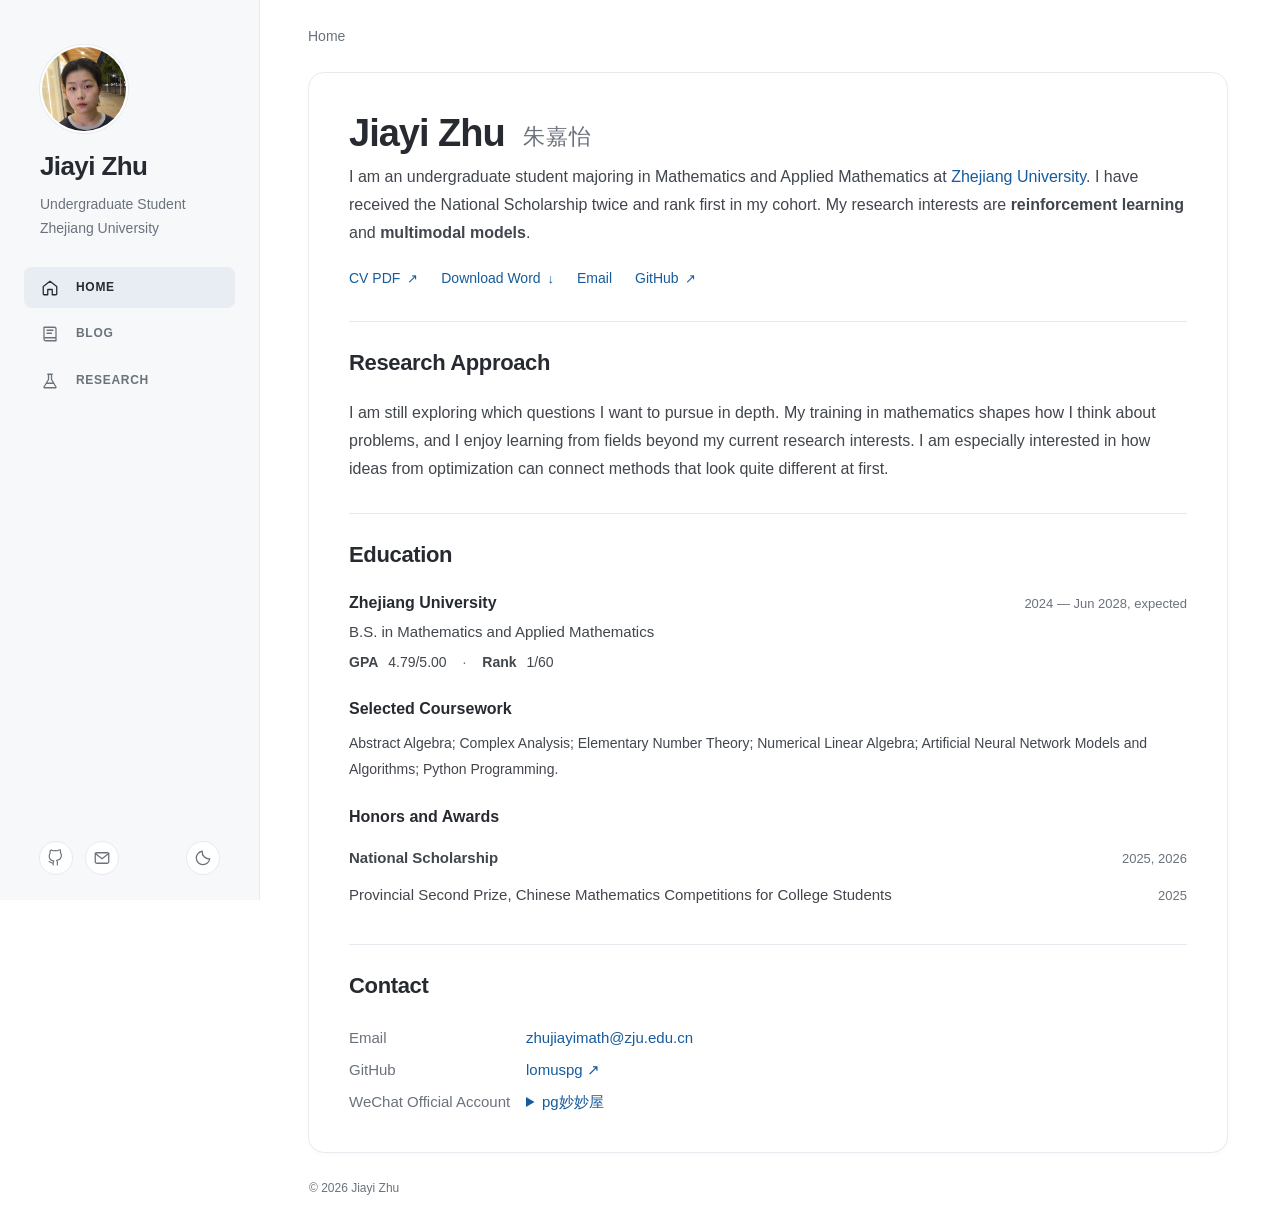
<file: index.html>
<!doctype html>
<html lang="en">
<head>
  <meta charset="utf-8">
  <meta name="viewport" content="width=device-width,initial-scale=1">
  <meta name="description" content="Jiayi Zhu, an undergraduate at Zhejiang University interested in reinforcement learning and multimodal models.">
  <meta name="theme-color" content="#f6f8fa">
  <meta property="og:title" content="Jiayi Zhu · 朱嘉怡">
  <meta property="og:description" content="Mathematics and Applied Mathematics at Zhejiang University. Research interests in reinforcement learning and multimodal models.">
  <meta property="og:url" content="https://lomuspg.github.io/">
  <meta property="og:type" content="website">
  <title>Jiayi Zhu · 朱嘉怡</title>
  <link rel="canonical" href="https://lomuspg.github.io/">
  <link rel="icon" href="/assets/favicon.svg" type="image/svg+xml">
  <link rel="stylesheet" href="/assets/profile.css?v=wechat-qr">
  <script>
    try {
      if (localStorage.getItem('notes-theme') === 'dark') document.documentElement.dataset.theme = 'dark';
    } catch {}
  </script>
  <script>
    if (location.hash === '#notes' || location.hash === '#plans') location.replace('/blog/' + location.hash);
    if (location.hash === '#research' || location.hash === '#research-title') location.replace('/research/');
  </script>
  <script src="/assets/profile.js?v=20261117b" defer></script>
</head>
<body>
  <a class="skip-link" href="#main-content">Skip to content</a>
  <aside class="sidebar" aria-label="Profile and navigation">
    <header class="sidebar-profile">
      <div class="portrait">
        <img src="/assets/jiayi-zhu-portrait.jpg" width="1077" height="1460" alt="Portrait of Jiayi Zhu">
      </div>
      <div class="sidebar-identity">
        <a class="site-name" href="/">Jiayi Zhu</a>
        <p class="site-role">Undergraduate Student<br>Zhejiang University</p>
      </div>
    </header>
    <nav class="main-nav" aria-label="Main navigation">
      <a href="/" aria-current="page">
        <svg viewBox="0 0 24 24" aria-hidden="true"><path d="m3 10 9-7 9 7v10a1 1 0 0 1-1 1h-5v-7H9v7H4a1 1 0 0 1-1-1Z"/></svg><span>Home</span>
      </a>
      <a href="/blog/">
        <svg viewBox="0 0 24 24" aria-hidden="true"><path d="M4 3h14a2 2 0 0 1 2 2v16H6a2 2 0 0 1-2-2V3ZM4 17h16M8 7h8M8 11h6"/></svg><span>Blog</span>
      </a>
      <a href="/research/">
        <svg viewBox="0 0 24 24" aria-hidden="true"><path d="M9 3h6M10 3v7L4 20a.7.7 0 0 0 .6 1h14.8a.7.7 0 0 0 .6-1l-6-10V3M7 15h10"/></svg><span>Research</span>
      </a>
    </nav>
    <div class="sidebar-bottom">
      <a class="icon-button" href="https://github.com/lomuspg" target="_blank" rel="noopener noreferrer" aria-label="GitHub profile" title="GitHub">
        <svg viewBox="0 0 24 24" aria-hidden="true"><path d="M9 19c-4 1-4-2-6-2m12 5v-4a3.5 3.5 0 0 0-1-2.7c3.3-.4 6.8-1.6 6.8-7.3a5.7 5.7 0 0 0-1.5-4 5.3 5.3 0 0 0-.1-4S18 0 15 1.5a13.4 13.4 0 0 0-6 0C6 0 4.8 1 4.8 1a5.3 5.3 0 0 0-.1 4 5.7 5.7 0 0 0-1.5 4c0 5.7 3.5 6.9 6.8 7.3A3.5 3.5 0 0 0 9 19v3" transform="translate(0 1) scale(.92)"/></svg>
      </a>
      <a class="icon-button" href="mailto:zhujiayimath@zju.edu.cn" aria-label="Email Jiayi Zhu" title="Email">
        <svg viewBox="0 0 24 24" aria-hidden="true"><rect x="3" y="5" width="18" height="14" rx="2"/><path d="m3 6 9 7 9-7"/></svg>
      </a>
      <button class="icon-button theme-toggle" type="button" aria-label="Switch to dark theme" title="Switch to dark theme" aria-pressed="false">
        <svg class="moon-icon" viewBox="0 0 24 24" aria-hidden="true"><path d="M21 13a9 9 0 0 1-10-10 9 9 0 1 0 10 10Z"/></svg>
        <svg class="sun-icon" viewBox="0 0 24 24" aria-hidden="true"><circle cx="12" cy="12" r="4"/><path d="M12 2v2M12 20v2M2 12h2M20 12h2M5 5l1.5 1.5M17.5 17.5 19 19M5 19l1.5-1.5M17.5 6.5 19 5"/></svg>
      </button>
    </div>
  </aside>
  <div class="page-wrapper">
    <header class="topbar"><span class="breadcrumb">Home</span></header>
    <main id="main-content" tabindex="-1">
      <article class="profile-card">
        <section class="about-section" id="about" aria-labelledby="profile-name">
          <h1 id="profile-name">Jiayi Zhu <span class="chinese-name" lang="zh-CN">朱嘉怡</span></h1>
          <p>I am an undergraduate student majoring in Mathematics and Applied Mathematics at <a href="https://www.zju.edu.cn/english/" target="_blank" rel="noopener noreferrer">Zhejiang University</a>. I have received the National Scholarship twice and rank first in my cohort. My research interests are <strong>reinforcement learning</strong> and <strong>multimodal models</strong>.</p>
          <div class="quick-links" aria-label="Profile links">
            <a href="/cv/Jiayi_Zhu_Academic_CV.pdf" target="_blank" rel="noopener noreferrer">CV PDF <span aria-hidden="true">↗</span></a>
            <a href="/cv/Jiayi_Zhu_Academic_CV.docx" download>Download Word <span aria-hidden="true">↓</span></a>
            <a href="mailto:zhujiayimath@zju.edu.cn">Email</a>
            <a href="https://github.com/lomuspg" target="_blank" rel="noopener noreferrer">GitHub <span aria-hidden="true">↗</span></a>
          </div>
        </section>
        <section class="content-section" id="approach" aria-labelledby="approach-title">
          <h2 id="approach-title">Research Approach</h2>
          <p>I am still exploring which questions I want to pursue in depth. My training in mathematics shapes how I think about problems, and I enjoy learning from fields beyond my current research interests. I am especially interested in how ideas from optimization can connect methods that look quite different at first.</p>
        </section>
        <section class="content-section" id="education" aria-labelledby="education-title">
          <h2 id="education-title">Education</h2>
          <div class="education-heading"><h3>Zhejiang University</h3><p class="entry-date">2024 — Jun 2028, expected</p></div>
          <p class="degree">B.S. in Mathematics and Applied Mathematics</p>
          <p class="academic-record"><strong>GPA</strong> 4.79/5.00 <span aria-hidden="true">·</span> <strong>Rank</strong> 1/60</p>
          <h3 class="subsection-title">Selected Coursework</h3>
          <p class="coursework">Abstract Algebra; Complex Analysis; Elementary Number Theory; Numerical Linear Algebra; Artificial Neural Network Models and Algorithms; Python Programming.</p>
          <h3 class="subsection-title">Honors and Awards</h3>
          <ul class="honors-list">
            <li><strong>National Scholarship</strong><span class="entry-date">2025, 2026</span></li>
            <li><span>Provincial Second Prize, Chinese Mathematics Competitions for College Students</span><span class="entry-date">2025</span></li>
          </ul>
        </section>
        <section class="content-section" id="contact" aria-labelledby="contact-title">
          <h2 id="contact-title">Contact</h2>
          <address>
            <dl class="contact-list">
              <div><dt>Email</dt><dd><a href="mailto:zhujiayimath@zju.edu.cn">zhujiayimath@zju.edu.cn</a></dd></div>
              <div><dt>GitHub</dt><dd><a href="https://github.com/lomuspg" target="_blank" rel="noopener noreferrer">lomuspg <span aria-hidden="true">↗</span></a></dd></div>
              <div>
                <dt>WeChat Official Account</dt>
                <dd>
                  <details class="wechat-qr">
                    <summary><span lang="zh-CN">pg妙妙屋</span></summary>
                    <img src="/assets/wechat-official-account-qr.jpg" width="258" height="258" alt="QR code for the WeChat Official Account">
                    <p>Scan with WeChat.</p>
                  </details>
                </dd>
              </div>
            </dl>
          </address>
        </section>
      </article>
    </main>
    <footer class="page-footer"><span>© 2026 Jiayi Zhu</span></footer>
  </div>
</body>
</html>
</file>
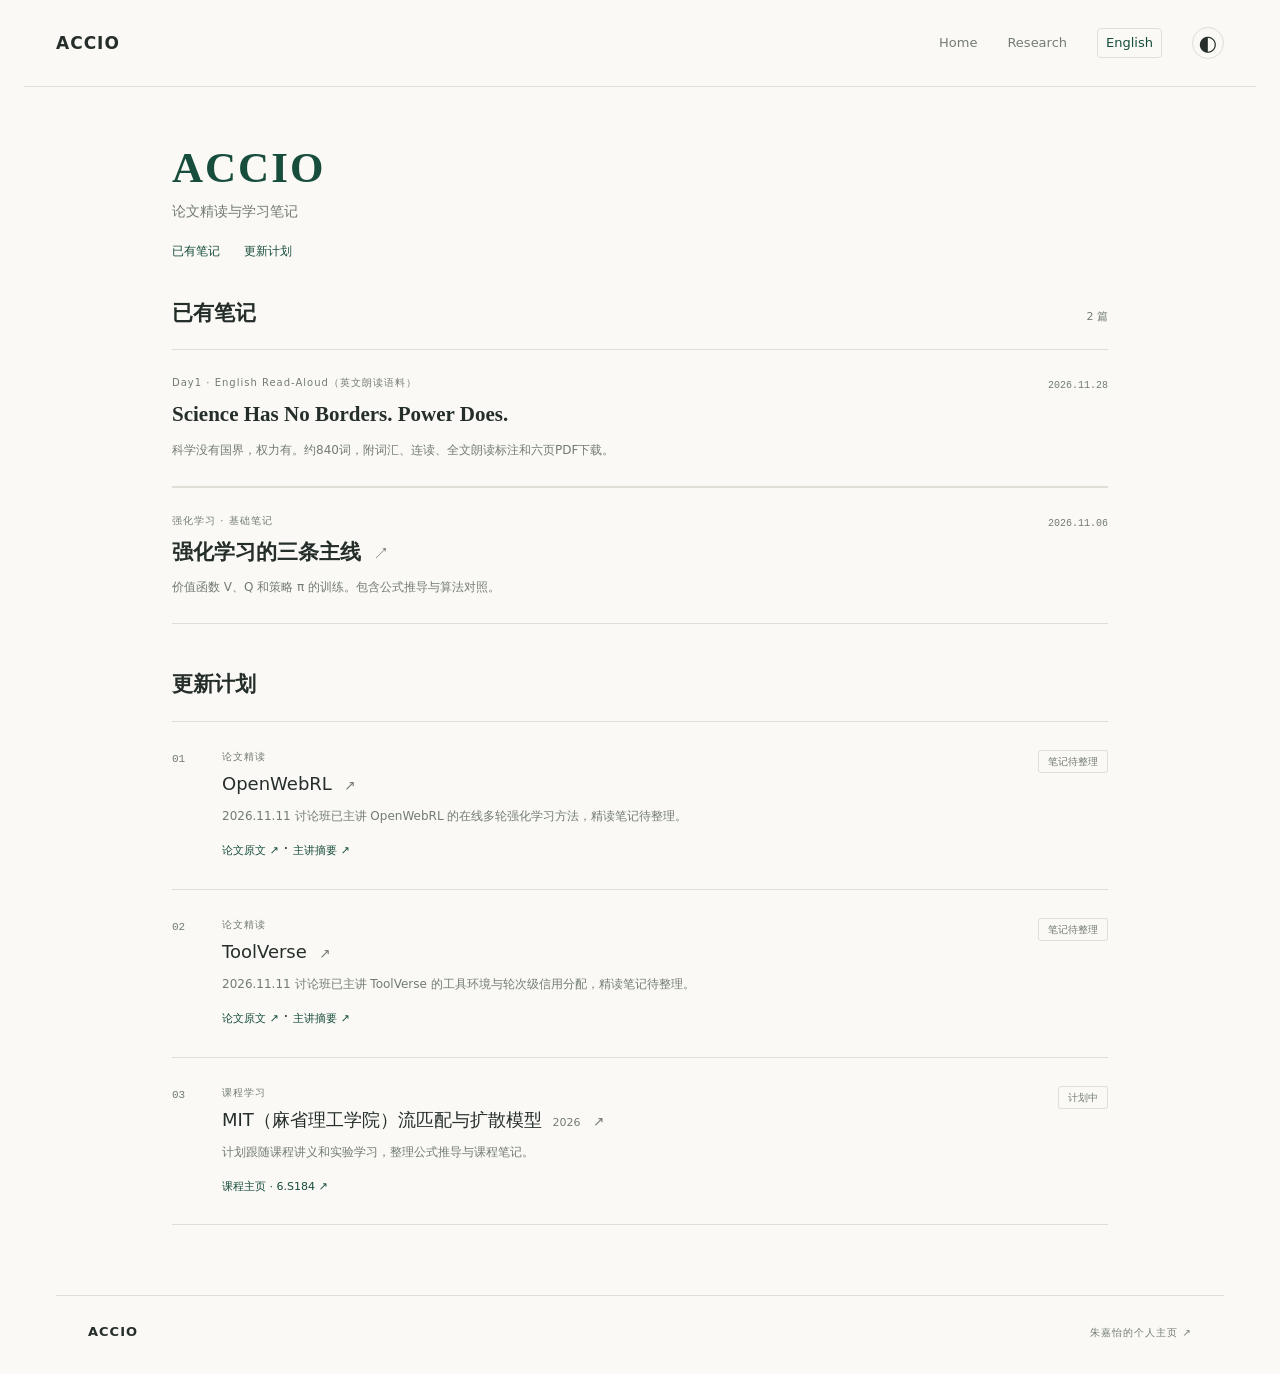
<file: blog/index.html>
<!doctype html>
<html lang="zh-CN">
<head>
  <meta charset="utf-8">
  <meta name="viewport" content="width=device-width,initial-scale=1">
  <meta name="description" content="朱嘉怡的论文精读与学习笔记。">
  <meta name="theme-color" content="#174d3c">
  <title>ACCIO · 朱嘉怡的博客</title>
  <link rel="canonical" href="https://lomuspg.github.io/blog/">
  <link rel="alternate" hreflang="zh-CN" href="https://lomuspg.github.io/blog/">
  <link rel="alternate" hreflang="en" href="https://lomuspg.github.io/blog/en/">
  <link rel="icon" href="/assets/favicon.svg" type="image/svg+xml">
  <link rel="stylesheet" href="/assets/style.css?v=blog-languages">
  <script>
    try {
      if (localStorage.getItem('notes-theme') === 'dark') document.documentElement.dataset.theme = 'dark';
    } catch {}
  </script>
</head>
<body>
<header class="site-header">
  <a class="brand personal-brand" href="/blog/">ACCIO</a>
  <nav aria-label="主导航">
    <a href="/">Home</a>
    <a href="/research/">Research</a>
    <a class="language-switch" href="/blog/en/" lang="en" hreflang="en">English</a>
    <button class="theme-toggle" aria-label="切换深浅主题" title="切换深浅主题">◐</button>
  </nav>
</header>
<main class="profile-home blog-home">
  <header class="blog-intro">
    <h1>ACCIO</h1>
    <p>论文精读与学习笔记</p>
    <nav class="blog-sections" aria-label="博客栏目">
      <a href="#notes">已有笔记</a>
      <a href="#plans">更新计划</a>
    </nav>
  </header>
 <section class="published-section" id="notes" aria-labelledby="notes-title">
  <div class="personal-section-heading"><h2 id="notes-title">已有笔记</h2><span>2 篇</span></div>
  <a class="published-note" href="/blog/day1/"><div><span class="plan-type">Day1 · English Read-Aloud（英文朗读语料）</span><h3>Science Has No Borders. Power Does.</h3><p>科学没有国界，权力有。约840词，附词汇、连读、全文朗读标注和六页PDF下载。</p></div><time class="note-date" datetime="2026-11-28">2026.11.28</time></a>
  <a class="published-note" href="/reinforcement-learning.html"><div><span class="plan-type">强化学习 · 基础笔记</span><h3>强化学习的三条主线 <span class="external-arrow" aria-hidden="true">↗</span></h3><p>价值函数 V、Q 和策略 π 的训练。包含公式推导与算法对照。</p></div><span class="note-date">2026.11.06</span></a>
 </section>
 <section class="plan-section" id="plans" aria-labelledby="plans-title">
  <div class="personal-section-heading"><h2 id="plans-title">更新计划</h2></div>
  <div class="plan-list">
   <article class="plan-row"><span class="plan-number" aria-hidden="true">01</span><div class="plan-content"><div class="plan-type">论文精读</div><h3><a href="https://arxiv.org/abs/2606.02031" target="_blank" rel="noopener noreferrer">OpenWebRL <span class="external-arrow" aria-hidden="true">↗</span></a></h3><p>2026.11.11 讨论班已主讲 OpenWebRL 的在线多轮强化学习方法，精读笔记待整理。</p><a class="source-link" href="https://arxiv.org/abs/2606.02031" target="_blank" rel="noopener noreferrer">论文原文 ↗</a> <span aria-hidden="true">·</span> <a class="source-link" href="/research/#talk-agentic-rl-20261111">主讲摘要 ↗</a></div><span class="plan-status">笔记待整理</span></article>
   <article class="plan-row"><span class="plan-number" aria-hidden="true">02</span><div class="plan-content"><div class="plan-type">论文精读</div><h3><a href="https://arxiv.org/abs/2607.15660" target="_blank" rel="noopener noreferrer">ToolVerse <span class="external-arrow" aria-hidden="true">↗</span></a></h3><p>2026.11.11 讨论班已主讲 ToolVerse 的工具环境与轮次级信用分配，精读笔记待整理。</p><a class="source-link" href="https://arxiv.org/abs/2607.15660" target="_blank" rel="noopener noreferrer">论文原文 ↗</a> <span aria-hidden="true">·</span> <a class="source-link" href="/research/#talk-agentic-rl-20261111">主讲摘要 ↗</a></div><span class="plan-status">笔记待整理</span></article>
   <article class="plan-row"><span class="plan-number" aria-hidden="true">03</span><div class="plan-content"><div class="plan-type">课程学习</div><h3><a href="https://diffusion.csail.mit.edu/" target="_blank" rel="noopener noreferrer">MIT（麻省理工学院）流匹配与扩散模型 <span class="course-year">2026</span> <span class="external-arrow" aria-hidden="true">↗</span></a></h3><p>计划跟随课程讲义和实验学习，整理公式推导与课程笔记。</p><a class="source-link" href="https://diffusion.csail.mit.edu/" target="_blank" rel="noopener noreferrer">课程主页 · 6.S184 ↗</a></div><span class="plan-status">计划中</span></article>
  </div>
 </section>
</main>
<footer class="site-footer">
  <span class="footer-brand">ACCIO</span>
  <a href="/">朱嘉怡的个人主页 ↗</a>
</footer>
<script src="/assets/app.js"></script>
</body>
</html>
</file>
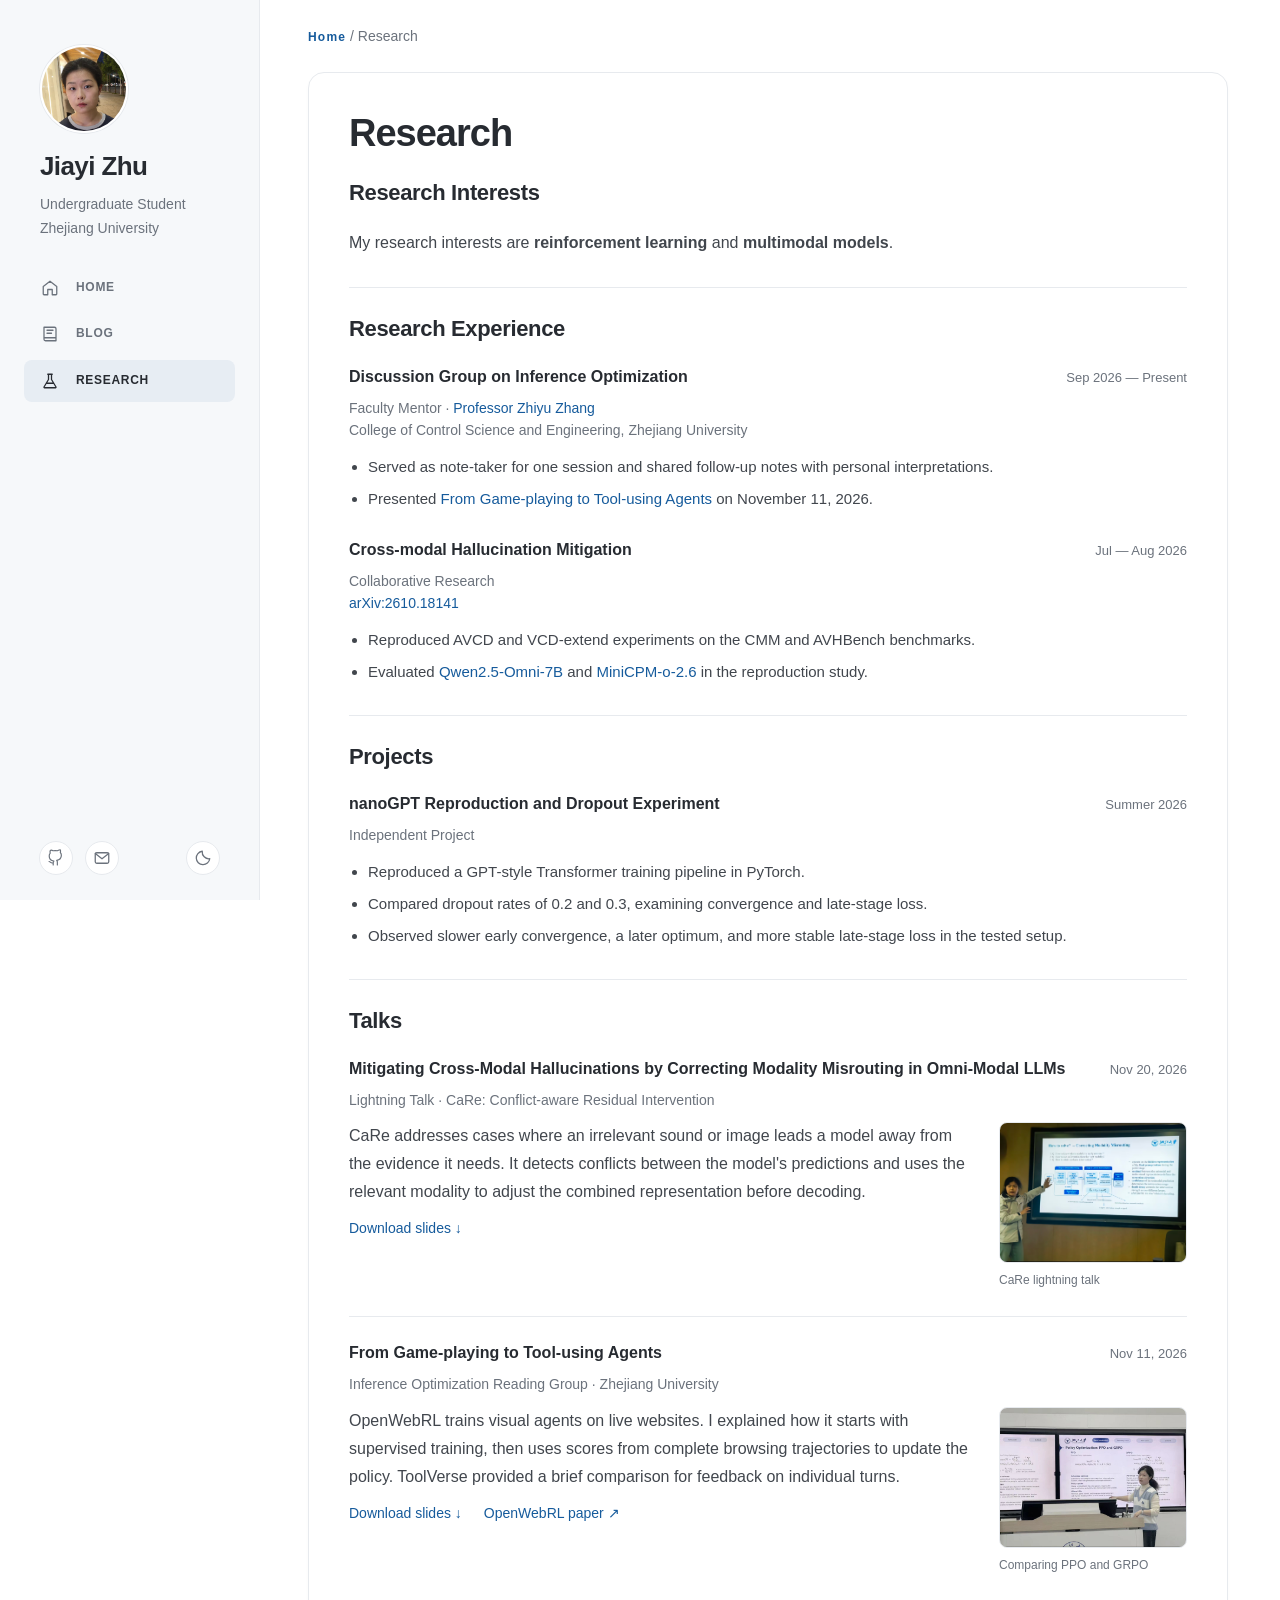
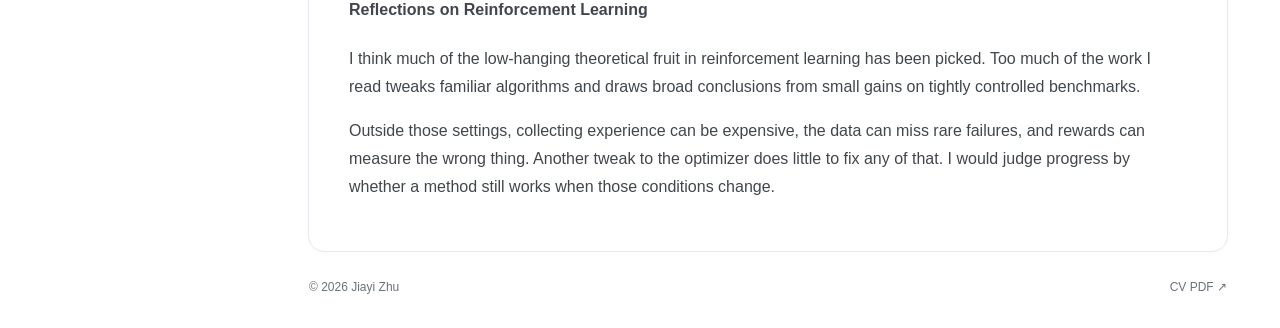
<file: research/index.html>
<!doctype html>
<html lang="en">
<head>
  <meta charset="utf-8">
  <meta name="viewport" content="width=device-width,initial-scale=1">
  <meta name="description" content="Research interests, experience, and projects of Jiayi Zhu at Zhejiang University.">
  <meta name="theme-color" content="#f6f8fa">
  <meta property="og:title" content="Research · Jiayi Zhu">
  <meta property="og:description" content="Mathematics and Applied Mathematics at Zhejiang University. Research interests in reinforcement learning and multimodal models.">
  <meta property="og:url" content="https://lomuspg.github.io/research/">
  <meta property="og:type" content="website">
  <title>Research · Jiayi Zhu</title>
  <link rel="canonical" href="https://lomuspg.github.io/research/">
  <link rel="icon" href="/assets/favicon.svg" type="image/svg+xml">
  <link rel="stylesheet" href="/assets/profile.css?v=profile-copy">
  <script>
    try {
      if (localStorage.getItem('notes-theme') === 'dark') document.documentElement.dataset.theme = 'dark';
    } catch {}
  </script>
  <script src="/assets/profile.js?v=20261117b" defer></script>
</head>
<body>
  <a class="skip-link" href="#main-content">Skip to content</a>
  <aside class="sidebar" aria-label="Profile and navigation">
    <header class="sidebar-profile">
      <div class="portrait">
        <img src="/assets/jiayi-zhu-portrait.jpg" width="1077" height="1460" alt="Portrait of Jiayi Zhu">
      </div>
      <div class="sidebar-identity">
        <a class="site-name" href="/">Jiayi Zhu</a>
        <p class="site-role">Undergraduate Student<br>Zhejiang University</p>
      </div>
    </header>
    <nav class="main-nav" aria-label="Main navigation">
      <a href="/">
        <svg viewBox="0 0 24 24" aria-hidden="true"><path d="m3 10 9-7 9 7v10a1 1 0 0 1-1 1h-5v-7H9v7H4a1 1 0 0 1-1-1Z"/></svg><span>Home</span>
      </a>
      <a href="/blog/">
        <svg viewBox="0 0 24 24" aria-hidden="true"><path d="M4 3h14a2 2 0 0 1 2 2v16H6a2 2 0 0 1-2-2V3ZM4 17h16M8 7h8M8 11h6"/></svg><span>Blog</span>
      </a>
      <a href="/research/" aria-current="page">
        <svg viewBox="0 0 24 24" aria-hidden="true"><path d="M9 3h6M10 3v7L4 20a.7.7 0 0 0 .6 1h14.8a.7.7 0 0 0 .6-1l-6-10V3M7 15h10"/></svg><span>Research</span>
      </a>
    </nav>
    <div class="sidebar-bottom">
      <a class="icon-button" href="https://github.com/lomuspg" target="_blank" rel="noopener noreferrer" aria-label="GitHub profile" title="GitHub">
        <svg viewBox="0 0 24 24" aria-hidden="true"><path d="M9 19c-4 1-4-2-6-2m12 5v-4a3.5 3.5 0 0 0-1-2.7c3.3-.4 6.8-1.6 6.8-7.3a5.7 5.7 0 0 0-1.5-4 5.3 5.3 0 0 0-.1-4S18 0 15 1.5a13.4 13.4 0 0 0-6 0C6 0 4.8 1 4.8 1a5.3 5.3 0 0 0-.1 4 5.7 5.7 0 0 0-1.5 4c0 5.7 3.5 6.9 6.8 7.3A3.5 3.5 0 0 0 9 19v3" transform="translate(0 1) scale(.92)"/></svg>
      </a>
      <a class="icon-button" href="mailto:zhujiayimath@zju.edu.cn" aria-label="Email Jiayi Zhu" title="Email">
        <svg viewBox="0 0 24 24" aria-hidden="true"><rect x="3" y="5" width="18" height="14" rx="2"/><path d="m3 6 9 7 9-7"/></svg>
      </a>
      <button class="icon-button theme-toggle" type="button" aria-label="Switch to dark theme" title="Switch to dark theme" aria-pressed="false">
        <svg class="moon-icon" viewBox="0 0 24 24" aria-hidden="true"><path d="M21 13a9 9 0 0 1-10-10 9 9 0 1 0 10 10Z"/></svg>
        <svg class="sun-icon" viewBox="0 0 24 24" aria-hidden="true"><circle cx="12" cy="12" r="4"/><path d="M12 2v2M12 20v2M2 12h2M20 12h2M5 5l1.5 1.5M17.5 17.5 19 19M5 19l1.5-1.5M17.5 6.5 19 5"/></svg>
      </button>
    </div>
  </aside>
  <div class="page-wrapper">
    <header class="topbar"><nav class="breadcrumb" aria-label="Breadcrumb"><a href="/">Home</a> <span aria-hidden="true">/</span> Research</nav></header>
    <main id="main-content" tabindex="-1">
      <article class="profile-card research-card">
        <header class="page-title"><h1>Research</h1></header>
        <section class="content-section" aria-labelledby="interests-title">
          <h2 id="interests-title">Research Interests</h2>
          <p class="research-interests">My research interests are <strong>reinforcement learning</strong> and <strong>multimodal models</strong>.</p>
        </section>
        <section class="content-section" aria-labelledby="experience-title">
          <h2 id="experience-title">Research Experience</h2>
          <div class="research-entry">
            <div class="entry-heading"><h3>Discussion Group on Inference Optimization</h3><span class="entry-date">Sep 2026 — Present</span></div>
            <p class="entry-context">Faculty Mentor · <a href="https://zhiyuzz.github.io/" target="_blank" rel="noopener noreferrer">Professor Zhiyu Zhang</a><br>College of Control Science and Engineering, Zhejiang University</p>
            <ul class="research-points">
              <li>Served as note-taker for one session and shared follow-up notes with personal interpretations.</li>
              <li>Presented <a href="#talk-agentic-rl-20261111">From Game-playing to Tool-using Agents</a> on November 11, 2026.</li>
            </ul>
          </div>
          <div class="research-entry">
            <div class="entry-heading"><h3>Cross-modal Hallucination Mitigation</h3><span class="entry-date">Jul — Aug 2026</span></div>
            <p class="entry-context">
              Collaborative Research<br>
              <a href="https://arxiv.org/abs/2610.18141" target="_blank" rel="noopener noreferrer">arXiv:2610.18141</a>
            </p>
            <ul class="research-points">
              <li>Reproduced AVCD and VCD-extend experiments on the CMM and AVHBench benchmarks.</li>
              <li>Evaluated <a href="https://huggingface.co/Qwen/Qwen2.5-Omni-7B" target="_blank" rel="noopener noreferrer">Qwen2.5-Omni-7B</a> and <a href="https://huggingface.co/openbmb/MiniCPM-o-2_6" target="_blank" rel="noopener noreferrer">MiniCPM-o-2.6</a> in the reproduction study.</li>
            </ul>
          </div>
        </section>
        <section class="content-section" aria-labelledby="projects-title">
          <h2 id="projects-title">Projects</h2>
          <div class="research-entry">
            <div class="entry-heading"><h3>nanoGPT Reproduction and Dropout Experiment</h3><span class="entry-date">Summer 2026</span></div>
            <p class="entry-context">Independent Project</p>
            <ul class="research-points">
              <li>Reproduced a GPT-style Transformer training pipeline in PyTorch.</li>
              <li>Compared dropout rates of 0.2 and 0.3, examining convergence and late-stage loss.</li>
              <li>Observed slower early convergence, a later optimum, and more stable late-stage loss in the tested setup.</li>
            </ul>
          </div>
        </section>
        <section class="content-section" id="talks" aria-labelledby="talks-title">
          <h2 id="talks-title">Talks</h2>
          <article class="research-entry talk-entry" id="talk-care-20261120">
            <div class="entry-heading"><h3>Mitigating Cross-Modal Hallucinations by Correcting Modality Misrouting in Omni-Modal LLMs</h3><time class="entry-date" datetime="2026-11-20">Nov 20, 2026</time></div>
            <p class="entry-context">Lightning Talk · CaRe: Conflict-aware Residual Intervention</p>
            <div class="talk-overview">
              <div>
                <p class="talk-abstract">CaRe addresses cases where an irrelevant sound or image leads a model away from the evidence it needs. It detects conflicts between the model's predictions and uses the relevant modality to adjust the combined representation before decoding.</p>
                <div class="research-resource">
                  <a href="/talks/care-lightning-talk-20261120.pptx" download>Download slides <span aria-hidden="true">↓</span></a>
                </div>
              </div>
              <figure class="talk-photo">
                <img src="/assets/talks/care-lightning-talk-20261120.jpg" width="1708" height="1279" loading="lazy" decoding="async" alt="Jiayi Zhu presenting CaRe during a lightning talk on November 20, 2026.">
                <figcaption>CaRe lightning talk</figcaption>
              </figure>
            </div>
          </article>
          <article class="research-entry talk-entry" id="talk-agentic-rl-20261111">
            <div class="entry-heading"><h3>From Game-playing to Tool-using Agents</h3><time class="entry-date" datetime="2026-11-11">Nov 11, 2026</time></div>
            <p class="entry-context">Inference Optimization Reading Group · Zhejiang University</p>
            <div class="talk-overview">
              <div>
                <p class="talk-abstract">OpenWebRL trains visual agents on live websites. I explained how it starts with supervised training, then uses scores from complete browsing trajectories to update the policy. ToolVerse provided a brief comparison for feedback on individual turns.</p>
                <div class="research-resource">
                  <a href="/talks/agentic-rl-20261111.pptx" download>Download slides <span aria-hidden="true">↓</span></a>
                  <a href="https://arxiv.org/abs/2606.02031" target="_blank" rel="noopener noreferrer">OpenWebRL paper <span aria-hidden="true">↗</span></a>
                </div>
              </div>
              <figure class="talk-photo">
                <img src="/assets/talks/agentic-rl-20261111.jpg" width="1260" height="940" loading="lazy" decoding="async" alt="Jiayi Zhu presenting a slide on PPO and GRPO during the reinforcement learning talk.">
                <figcaption>Comparing PPO and GRPO</figcaption>
              </figure>
            </div>
            <section aria-labelledby="agentic-rl-reflections">
              <h4 id="agentic-rl-reflections">Reflections on Reinforcement Learning</h4>
              <p>I think much of the low-hanging theoretical fruit in reinforcement learning has been picked. Too much of the work I read tweaks familiar algorithms and draws broad conclusions from small gains on tightly controlled benchmarks.</p>
              <p>Outside those settings, collecting experience can be expensive, the data can miss rare failures, and rewards can measure the wrong thing. Another tweak to the optimizer does little to fix any of that. I would judge progress by whether a method still works when those conditions change.</p>
            </section>
          </article>
        </section>
      </article>
    </main>
    <footer class="page-footer"><span>© 2026 Jiayi Zhu</span><a href="/cv/Jiayi_Zhu_Academic_CV.pdf" target="_blank" rel="noopener noreferrer">CV PDF <span aria-hidden="true">↗</span></a></footer>
  </div>
</body>
</html>
</file>
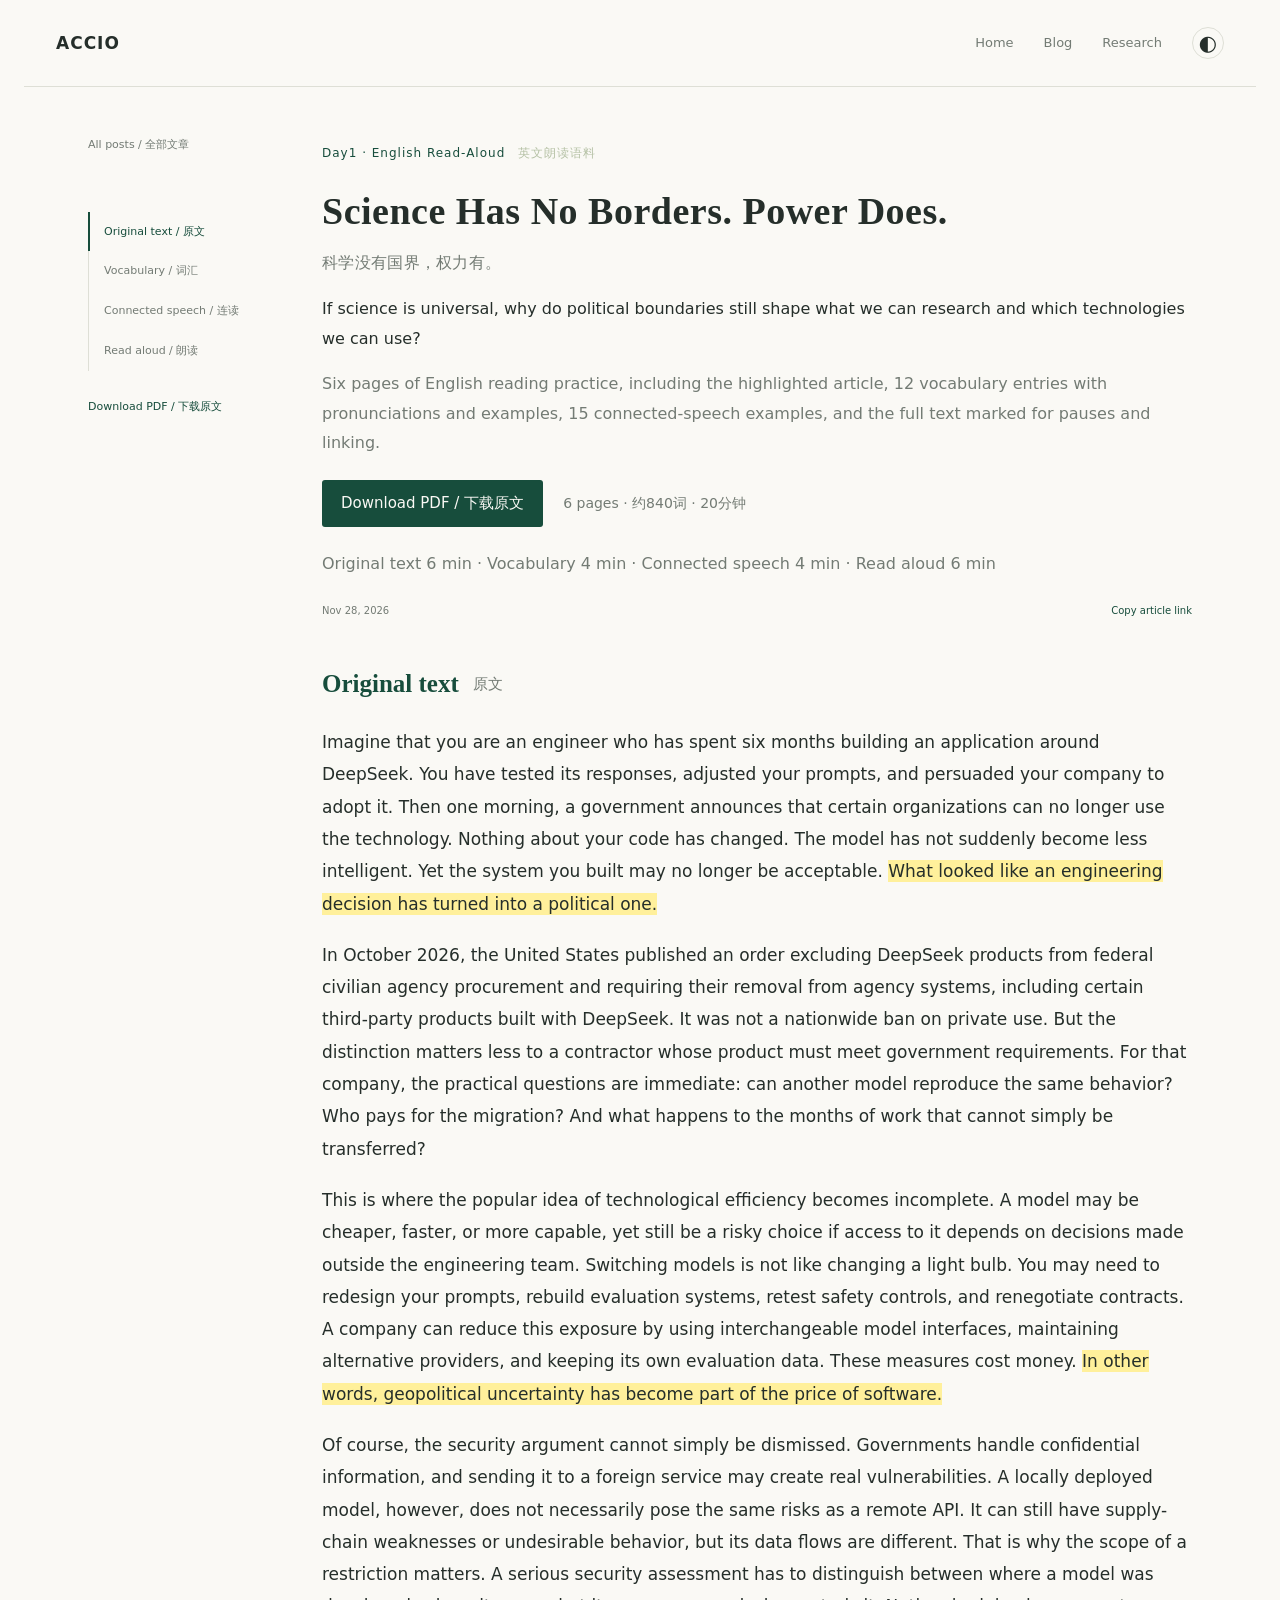
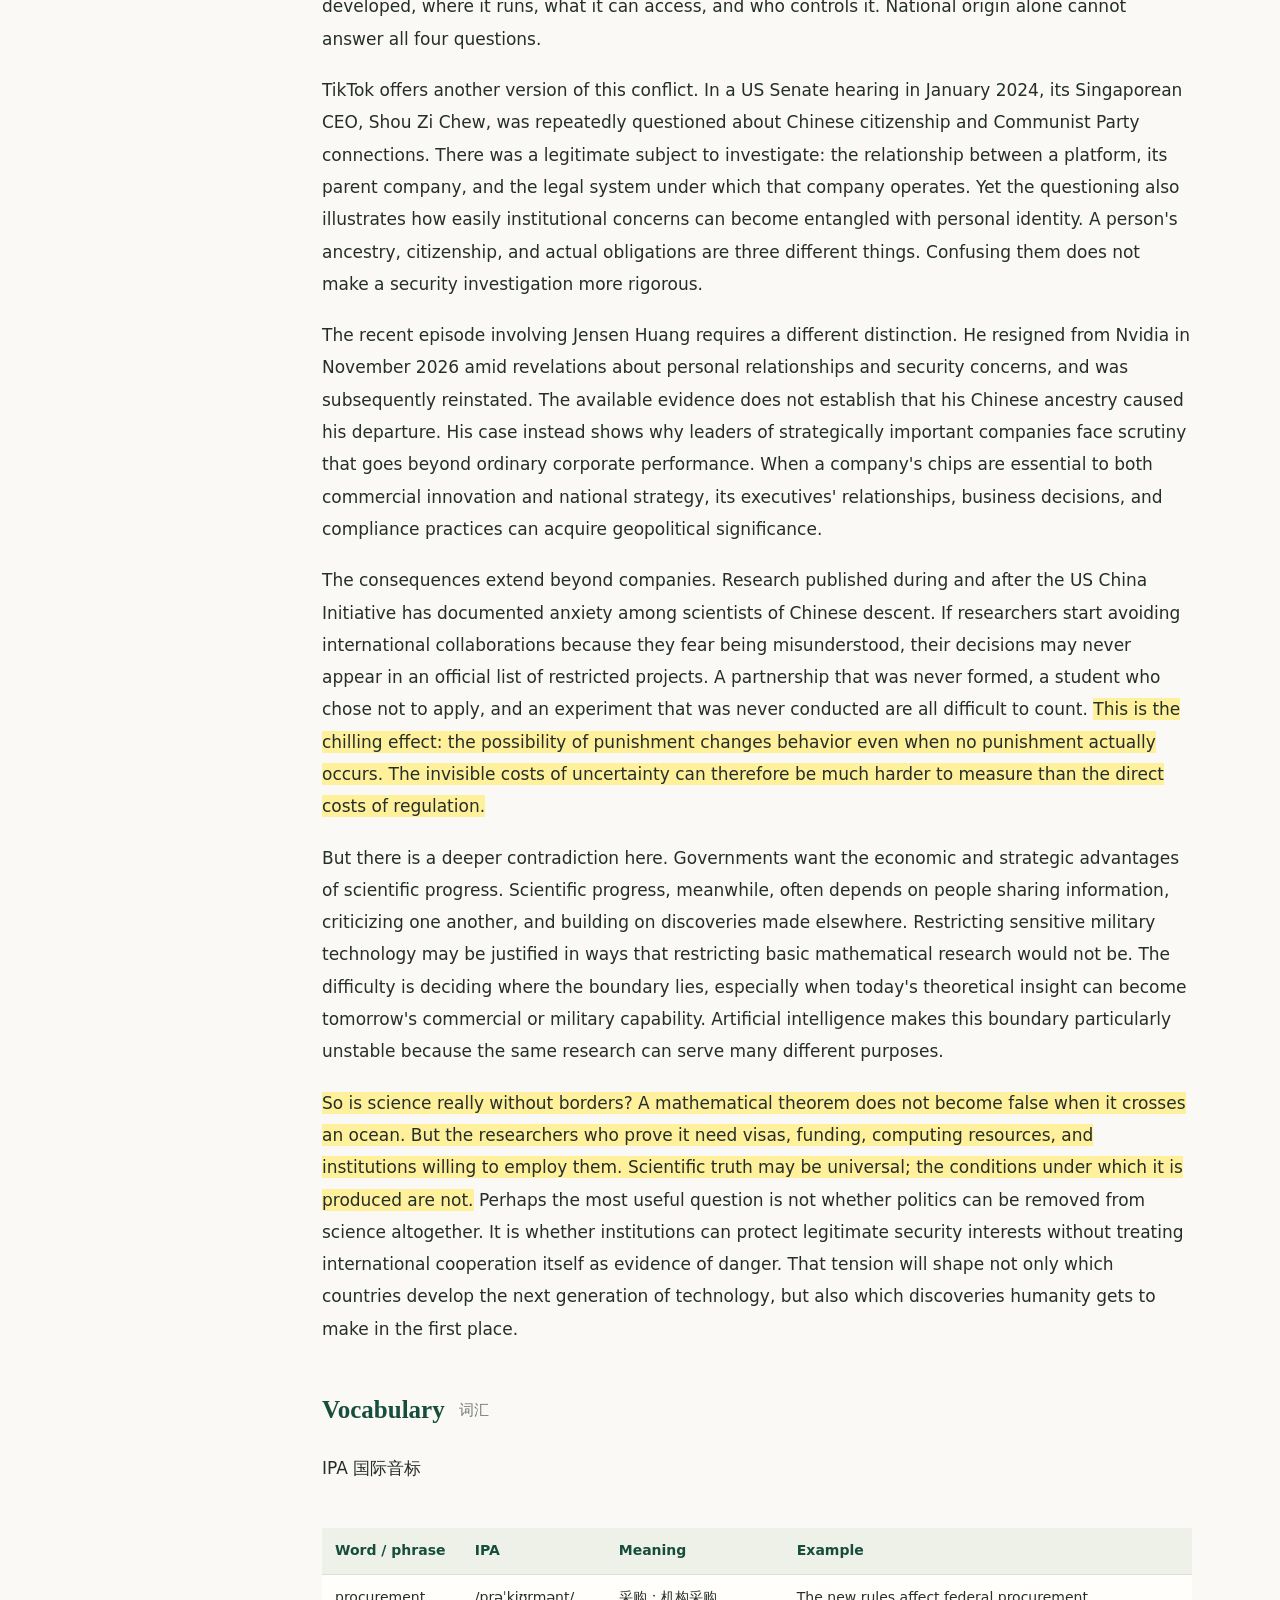
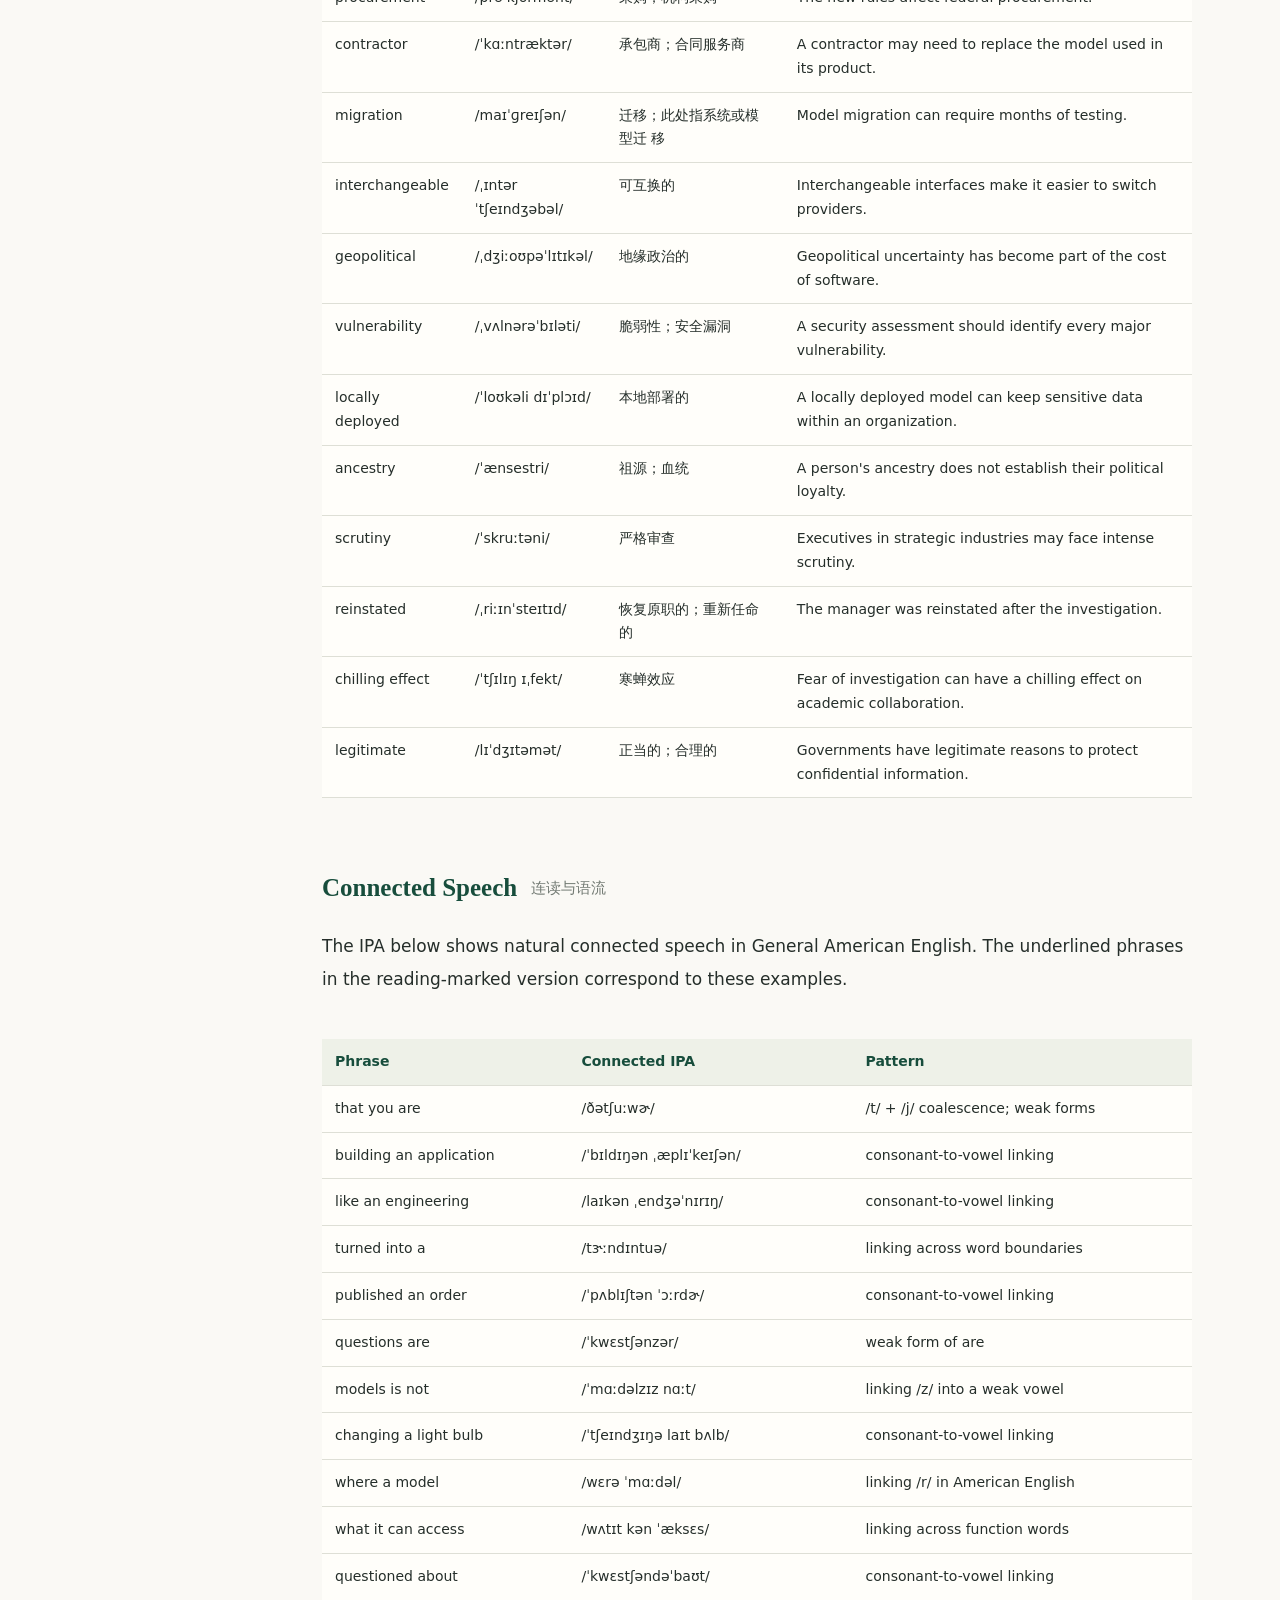
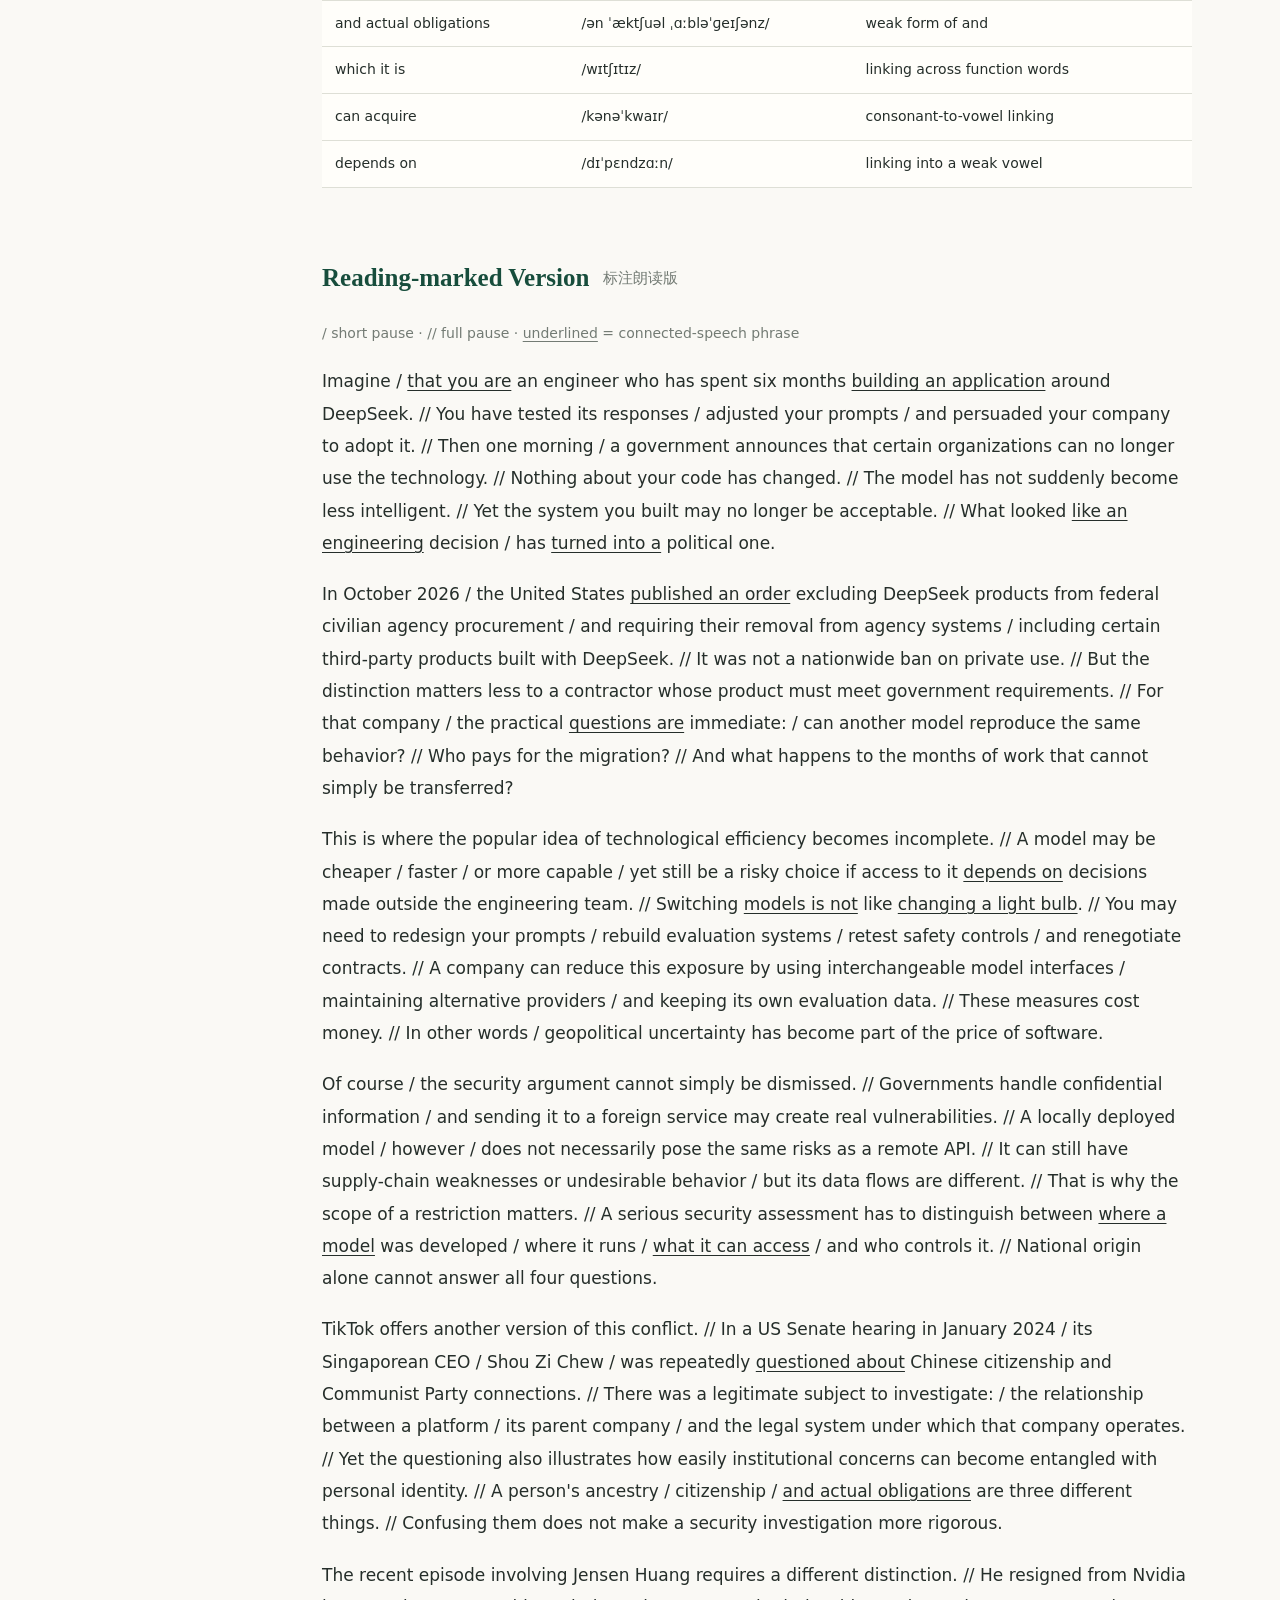
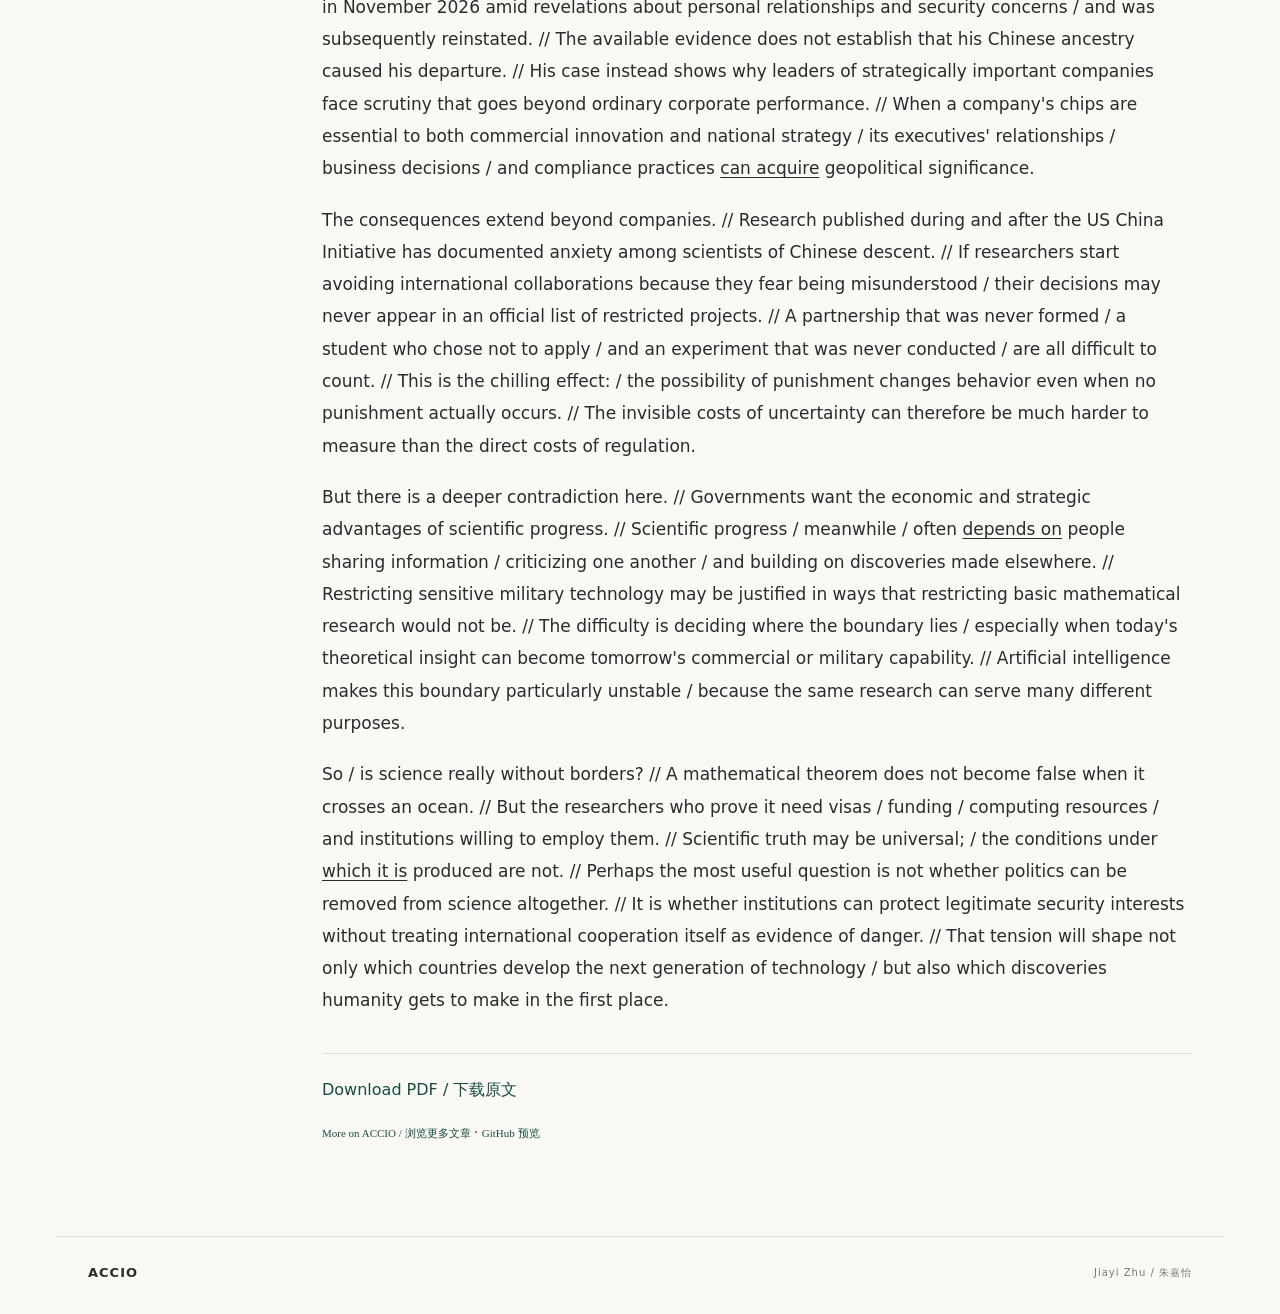
<file: blog/day1/index.html>
<!doctype html>
<html lang="en">
<head>
  <meta charset="utf-8">
  <meta name="viewport" content="width=device-width,initial-scale=1">
  <meta name="description" content="Day1 English Read-Aloud. Science, power, and the boundaries of research. Read the full material and download the six-page PDF.">
  <title>Day1 English Read-Aloud · Science &amp; Power · ACCIO</title>
  <link rel="canonical" href="https://lomuspg.github.io/blog/day1/">
  <link rel="icon" href="/assets/favicon.svg" type="image/svg+xml">
  <link rel="stylesheet" href="/assets/style.css?v=blog-languages">
  <link rel="stylesheet" href="/blog/day1/reading.css">
  <script>try { if (localStorage.getItem('notes-theme') === 'dark') document.documentElement.dataset.theme = 'dark'; } catch {}</script>
</head>
<body>
  <header class="site-header">
    <a class="brand personal-brand" href="/blog/">ACCIO</a>
    <nav aria-label="Main navigation">
      <a href="/">Home</a>
      <a href="/blog/">Blog</a>
      <a href="/research/">Research</a>
      <button type="button" class="theme-toggle" aria-label="Switch color theme" title="Switch color theme">◐</button>
    </nav>
  </header>
  <div class="progress-bar" aria-hidden="true"></div>
  <main class="article-layout reading-post">
    <aside class="article-aside">
      <a class="back-link" href="/blog/">All posts / 全部文章</a>
      <div class="toc-sticky">
        <nav class="toc" aria-label="Contents">
          <a href="#reading">Original text / 原文</a>
          <a href="#vocabulary">Vocabulary / 词汇</a>
          <a href="#connected-speech">Connected speech / 连读</a>
          <a href="#read-aloud">Read aloud / 朗读</a>
        </nav>
        <a class="download-link" href="/english/day1.pdf" download="Day1_Science_and_Power.pdf">Download PDF / 下载原文</a>
      </div>
    </aside>
    <div class="article-column">
      <header class="article-header">
        <p class="eyebrow">Day1 · English Read-Aloud <span lang="zh-CN">英文朗读语料</span></p>
        <h1>Science Has No Borders. Power Does.</h1>
        <p class="article-subtitle" lang="zh-CN">科学没有国界，权力有。</p>
        <p>If science is universal, why do political boundaries still shape what we can research and which technologies we can use?</p>
        <p class="reading-description">Six pages of English reading practice, including the highlighted article, 12 vocabulary entries with pronunciations and examples, 15 connected-speech examples, and the full text marked for pauses and linking.</p>
        <div class="reading-download"><a class="primary-link" href="/english/day1.pdf" download="Day1_Science_and_Power.pdf">Download PDF / 下载原文</a><span>6 pages · 约840词 · 20分钟</span></div>
        <p class="reading-plan">Original text 6 min · Vocabulary 4 min · Connected speech 4 min · Read aloud 6 min</p>
        <div class="article-meta"><time datetime="2026-11-28">Nov 28, 2026</time><button type="button" id="copy-link">Copy article link</button></div>
      </header>
      <details class="mobile-toc">
        <summary>Contents / 目录</summary>
        <nav aria-label="Contents">
          <a href="#reading">Original text / 原文</a>
          <a href="#vocabulary">Vocabulary / 词汇</a>
          <a href="#connected-speech">Connected speech / 连读</a>
          <a href="#read-aloud">Read aloud / 朗读</a>
        </nav>
      </details>
      <article class="prose">
        <section aria-labelledby="reading"><h2 id="reading">Original text <span lang="zh-CN">原文</span></h2>
<p>Imagine that you are an engineer who has spent six months building an application around DeepSeek. You have tested its responses, adjusted your prompts, and persuaded your company to adopt it. Then one morning, a government announces that certain organizations can no longer use the technology. Nothing about your code has changed. The model has not suddenly become less intelligent. Yet the system you built may no longer be acceptable. <mark>What looked like an engineering decision has turned into a political one.</mark></p>
<p>In October 2026, the United States published an order excluding DeepSeek products from federal civilian agency procurement and requiring their removal from agency systems, including certain third-party products built with DeepSeek. It was not a nationwide ban on private use. But the distinction matters less to a contractor whose product must meet government requirements. For that company, the practical questions are immediate: can another model reproduce the same behavior? Who pays for the migration? And what happens to the months of work that cannot simply be transferred?</p>
<p>This is where the popular idea of technological efficiency becomes incomplete. A model may be cheaper, faster, or more capable, yet still be a risky choice if access to it depends on decisions made outside the engineering team. Switching models is not like changing a light bulb. You may need to redesign your prompts, rebuild evaluation systems, retest safety controls, and renegotiate contracts. A company can reduce this exposure by using interchangeable model interfaces, maintaining alternative providers, and keeping its own evaluation data. These measures cost money. <mark>In other words, geopolitical uncertainty has become part of the price of software.</mark></p>
<p>Of course, the security argument cannot simply be dismissed. Governments handle confidential information, and sending it to a foreign service may create real vulnerabilities. A locally deployed model, however, does not necessarily pose the same risks as a remote API. It can still have supply-chain weaknesses or undesirable behavior, but its data flows are different. That is why the scope of a restriction matters. A serious security assessment has to distinguish between where a model was developed, where it runs, what it can access, and who controls it. National origin alone cannot answer all four questions.</p>
<p>TikTok offers another version of this conflict. In a US Senate hearing in January 2024, its Singaporean CEO, Shou Zi Chew, was repeatedly questioned about Chinese citizenship and Communist Party connections. There was a legitimate subject to investigate: the relationship between a platform, its parent company, and the legal system under which that company operates. Yet the questioning also illustrates how easily institutional concerns can become entangled with personal identity. A person&#x27;s ancestry, citizenship, and actual obligations are three different things. Confusing them does not make a security investigation more rigorous.</p>
<p>The recent episode involving Jensen Huang requires a different distinction. He resigned from Nvidia in November 2026 amid revelations about personal relationships and security concerns, and was subsequently reinstated. The available evidence does not establish that his Chinese ancestry caused his departure. His case instead shows why leaders of strategically important companies face scrutiny that goes beyond ordinary corporate performance. When a company&#x27;s chips are essential to both commercial innovation and national strategy, its executives&#x27; relationships, business decisions, and compliance practices can acquire geopolitical significance.</p>
<p>The consequences extend beyond companies. Research published during and after the US China Initiative has documented anxiety among scientists of Chinese descent. If researchers start avoiding international collaborations because they fear being misunderstood, their decisions may never appear in an official list of restricted projects. A partnership that was never formed, a student who chose not to apply, and an experiment that was never conducted are all difficult to count. <mark>This is the chilling effect: the possibility of punishment changes behavior even when no punishment actually occurs. The invisible costs of uncertainty can therefore be much harder to measure than the direct costs of regulation.</mark></p>
<p>But there is a deeper contradiction here. Governments want the economic and strategic advantages of scientific progress. Scientific progress, meanwhile, often depends on people sharing information, criticizing one another, and building on discoveries made elsewhere. Restricting sensitive military technology may be justified in ways that restricting basic mathematical research would not be. The difficulty is deciding where the boundary lies, especially when today&#x27;s theoretical insight can become tomorrow&#x27;s commercial or military capability. Artificial intelligence makes this boundary particularly unstable because the same research can serve many different purposes.</p>
<p><mark>So is science really without borders? A mathematical theorem does not become false when it crosses an ocean. But the researchers who prove it need visas, funding, computing resources, and institutions willing to employ them. Scientific truth may be universal; the conditions under which it is produced are not.</mark> Perhaps the most useful question is not whether politics can be removed from science altogether. It is whether institutions can protect legitimate security interests without treating international cooperation itself as evidence of danger. That tension will shape not only which countries develop the next generation of technology, but also which discoveries humanity gets to make in the first place.</p>
        </section>
        <section aria-labelledby="vocabulary"><h2 id="vocabulary">Vocabulary <span lang="zh-CN">词汇</span></h2>
          <p>IPA <span lang="zh-CN">国际音标</span></p>
<div class="table-scroll"><table><thead><tr><th scope="col">Word / phrase</th><th scope="col">IPA</th><th scope="col">Meaning</th><th scope="col">Example</th></tr></thead><tbody><tr><td>procurement</td><td>/prəˈkjʊrmənt/</td><td>采购；机构采购</td><td>The new rules affect federal procurement.</td></tr><tr><td>contractor</td><td>/ˈkɑːntræktər/</td><td>承包商；合同服务商</td><td>A contractor may need to replace the model used in its product.</td></tr><tr><td>migration</td><td>/maɪˈɡreɪʃən/</td><td>迁移；此处指系统或模型迁 移</td><td>Model migration can require months of testing.</td></tr><tr><td>interchangeable</td><td>/ˌɪntərˈtʃeɪndʒəbəl/</td><td>可互换的</td><td>Interchangeable interfaces make it easier to switch providers.</td></tr><tr><td>geopolitical</td><td>/ˌdʒiːoʊpəˈlɪtɪkəl/</td><td>地缘政治的</td><td>Geopolitical uncertainty has become part of the cost of software.</td></tr><tr><td>vulnerability</td><td>/ˌvʌlnərəˈbɪləti/</td><td>脆弱性；安全漏洞</td><td>A security assessment should identify every major vulnerability.</td></tr><tr><td>locally deployed</td><td>/ˈloʊkəli dɪˈplɔɪd/</td><td>本地部署的</td><td>A locally deployed model can keep sensitive data within an organization.</td></tr><tr><td>ancestry</td><td>/ˈænsestri/</td><td>祖源；血统</td><td>A person&#x27;s ancestry does not establish their political loyalty.</td></tr><tr><td>scrutiny</td><td>/ˈskruːtəni/</td><td>严格审查</td><td>Executives in strategic industries may face intense scrutiny.</td></tr><tr><td>reinstated</td><td>/ˌriːɪnˈsteɪtɪd/</td><td>恢复原职的；重新任命的</td><td>The manager was reinstated after the investigation.</td></tr><tr><td>chilling effect</td><td>/ˈtʃɪlɪŋ ɪˌfekt/</td><td>寒蝉效应</td><td>Fear of investigation can have a chilling effect on academic collaboration.</td></tr><tr><td>legitimate</td><td>/lɪˈdʒɪtəmət/</td><td>正当的；合理的</td><td>Governments have legitimate reasons to protect confidential information.</td></tr></tbody></table></div>
        </section>
        <section aria-labelledby="connected-speech"><h2 id="connected-speech">Connected Speech <span lang="zh-CN">连读与语流</span></h2>
          <p>The IPA below shows natural connected speech in General American English. The underlined phrases in the reading-marked version correspond to these examples.</p>
<div class="table-scroll"><table><thead><tr><th scope="col">Phrase</th><th scope="col">Connected IPA</th><th scope="col">Pattern</th></tr></thead><tbody><tr><td>that you are</td><td>/ðətʃuːwɚ/</td><td>/t/ + /j/ coalescence; weak forms</td></tr><tr><td>building an application</td><td>/ˈbɪldɪŋən ˌæplɪˈkeɪʃən/</td><td>consonant-to-vowel linking</td></tr><tr><td>like an engineering</td><td>/laɪkən ˌendʒəˈnɪrɪŋ/</td><td>consonant-to-vowel linking</td></tr><tr><td>turned into a</td><td>/tɝːndɪntuə/</td><td>linking across word boundaries</td></tr><tr><td>published an order</td><td>/ˈpʌblɪʃtən ˈɔːrdɚ/</td><td>consonant-to-vowel linking</td></tr><tr><td>questions are</td><td>/ˈkwɛstʃənzər/</td><td>weak form of are</td></tr><tr><td>models is not</td><td>/ˈmɑːdəlzɪz nɑːt/</td><td>linking /z/ into a weak vowel</td></tr><tr><td>changing a light bulb</td><td>/ˈtʃeɪndʒɪŋə laɪt bʌlb/</td><td>consonant-to-vowel linking</td></tr><tr><td>where a model</td><td>/wɛrə ˈmɑːdəl/</td><td>linking /r/ in American English</td></tr><tr><td>what it can access</td><td>/wʌtɪt kən ˈæksɛs/</td><td>linking across function words</td></tr><tr><td>questioned about</td><td>/ˈkwɛstʃəndəˈbaʊt/</td><td>consonant-to-vowel linking</td></tr><tr><td>and actual obligations</td><td>/ən ˈæktʃuəl ˌɑːbləˈɡeɪʃənz/</td><td>weak form of and</td></tr><tr><td>which it is</td><td>/wɪtʃɪtɪz/</td><td>linking across function words</td></tr><tr><td>can acquire</td><td>/kənəˈkwaɪr/</td><td>consonant-to-vowel linking</td></tr><tr><td>depends on</td><td>/dɪˈpɛndzɑːn/</td><td>linking into a weak vowel</td></tr></tbody></table></div>
        </section>
        <section aria-labelledby="read-aloud"><h2 id="read-aloud">Reading-marked Version <span lang="zh-CN">标注朗读版</span></h2>
          <p class="reading-legend">/ short pause · // full pause · <u>underlined</u> = connected-speech phrase</p>
<p>Imagine / <u>that you are</u> an engineer who has spent six months <u>building an application</u> around DeepSeek. // You have tested its responses / adjusted your prompts / and persuaded your company to adopt it. // Then one morning / a government announces that certain organizations can no longer use the technology. // Nothing about your code has changed. // The model has not suddenly become less intelligent. // Yet the system you built may no longer be acceptable. // What looked <u>like an engineering</u> decision / has <u>turned into a</u> political one.</p>
<p>In October 2026 / the United States <u>published an order</u> excluding DeepSeek products from federal civilian agency procurement / and requiring their removal from agency systems / including certain third-party products built with DeepSeek. // It was not a nationwide ban on private use. // But the distinction matters less to a contractor whose product must meet government requirements. // For that company / the practical <u>questions are</u> immediate: / can another model reproduce the same behavior? // Who pays for the migration? // And what happens to the months of work that cannot simply be transferred?</p>
<p>This is where the popular idea of technological efficiency becomes incomplete. // A model may be cheaper / faster / or more capable / yet still be a risky choice if access to it <u>depends on</u> decisions made outside the engineering team. // Switching <u>models is not</u> like <u>changing a light bulb</u>. // You may need to redesign your prompts / rebuild evaluation systems / retest safety controls / and renegotiate contracts. // A company can reduce this exposure by using interchangeable model interfaces / maintaining alternative providers / and keeping its own evaluation data. // These measures cost money. // In other words / geopolitical uncertainty has become part of the price of software.</p>
<p>Of course / the security argument cannot simply be dismissed. // Governments handle confidential information / and sending it to a foreign service may create real vulnerabilities. // A locally deployed model / however / does not necessarily pose the same risks as a remote API. // It can still have supply-chain weaknesses or undesirable behavior / but its data flows are different. // That is why the scope of a restriction matters. // A serious security assessment has to distinguish between <u>where a model</u> was developed / where it runs / <u>what it can access</u> / and who controls it. // National origin alone cannot answer all four questions.</p>
<p>TikTok offers another version of this conflict. // In a US Senate hearing in January 2024 / its Singaporean CEO / Shou Zi Chew / was repeatedly <u>questioned about</u> Chinese citizenship and Communist Party connections. // There was a legitimate subject to investigate: / the relationship between a platform / its parent company / and the legal system under which that company operates. // Yet the questioning also illustrates how easily institutional concerns can become entangled with personal identity. // A person&#x27;s ancestry / citizenship / <u>and actual obligations</u> are three different things. // Confusing them does not make a security investigation more rigorous.</p>
<p>The recent episode involving Jensen Huang requires a different distinction. // He resigned from Nvidia in November 2026 amid revelations about personal relationships and security concerns / and was subsequently reinstated. // The available evidence does not establish that his Chinese ancestry caused his departure. // His case instead shows why leaders of strategically important companies face scrutiny that goes beyond ordinary corporate performance. // When a company&#x27;s chips are essential to both commercial innovation and national strategy / its executives&#x27; relationships / business decisions / and compliance practices <u>can acquire</u> geopolitical significance.</p>
<p>The consequences extend beyond companies. // Research published during and after the US China Initiative has documented anxiety among scientists of Chinese descent. // If researchers start avoiding international collaborations because they fear being misunderstood / their decisions may never appear in an official list of restricted projects. // A partnership that was never formed / a student who chose not to apply / and an experiment that was never conducted / are all difficult to count. // This is the chilling effect: / the possibility of punishment changes behavior even when no punishment actually occurs. // The invisible costs of uncertainty can therefore be much harder to measure than the direct costs of regulation.</p>
<p>But there is a deeper contradiction here. // Governments want the economic and strategic advantages of scientific progress. // Scientific progress / meanwhile / often <u>depends on</u> people sharing information / criticizing one another / and building on discoveries made elsewhere. // Restricting sensitive military technology may be justified in ways that restricting basic mathematical research would not be. // The difficulty is deciding where the boundary lies / especially when today&#x27;s theoretical insight can become tomorrow&#x27;s commercial or military capability. // Artificial intelligence makes this boundary particularly unstable / because the same research can serve many different purposes.</p>
<p>So / is science really without borders? // A mathematical theorem does not become false when it crosses an ocean. // But the researchers who prove it need visas / funding / computing resources / and institutions willing to employ them. // Scientific truth may be universal; / the conditions under <u>which it is</u> produced are not. // Perhaps the most useful question is not whether politics can be removed from science altogether. // It is whether institutions can protect legitimate security interests without treating international cooperation itself as evidence of danger. // That tension will shape not only which countries develop the next generation of technology / but also which discoveries humanity gets to make in the first place.</p>
        </section>
      </article>
      <footer class="article-end"><a href="/english/day1.pdf" download="Day1_Science_and_Power.pdf">Download PDF / 下载原文</a><p><a href="/blog/">More on ACCIO / 浏览更多文章</a> · <a href="https://github.com/lomuspg/lomuspg.github.io/blob/main/blog/day1/README.md">GitHub 预览</a></p></footer>
    </div>
  </main>
  <footer class="site-footer"><a class="footer-brand" href="/blog/">ACCIO</a><a href="/">Jiayi Zhu / 朱嘉怡</a></footer>
  <div id="toast" role="status" aria-live="polite"></div>
  <script src="/assets/app.js"></script>
</body>
</html>
</file>
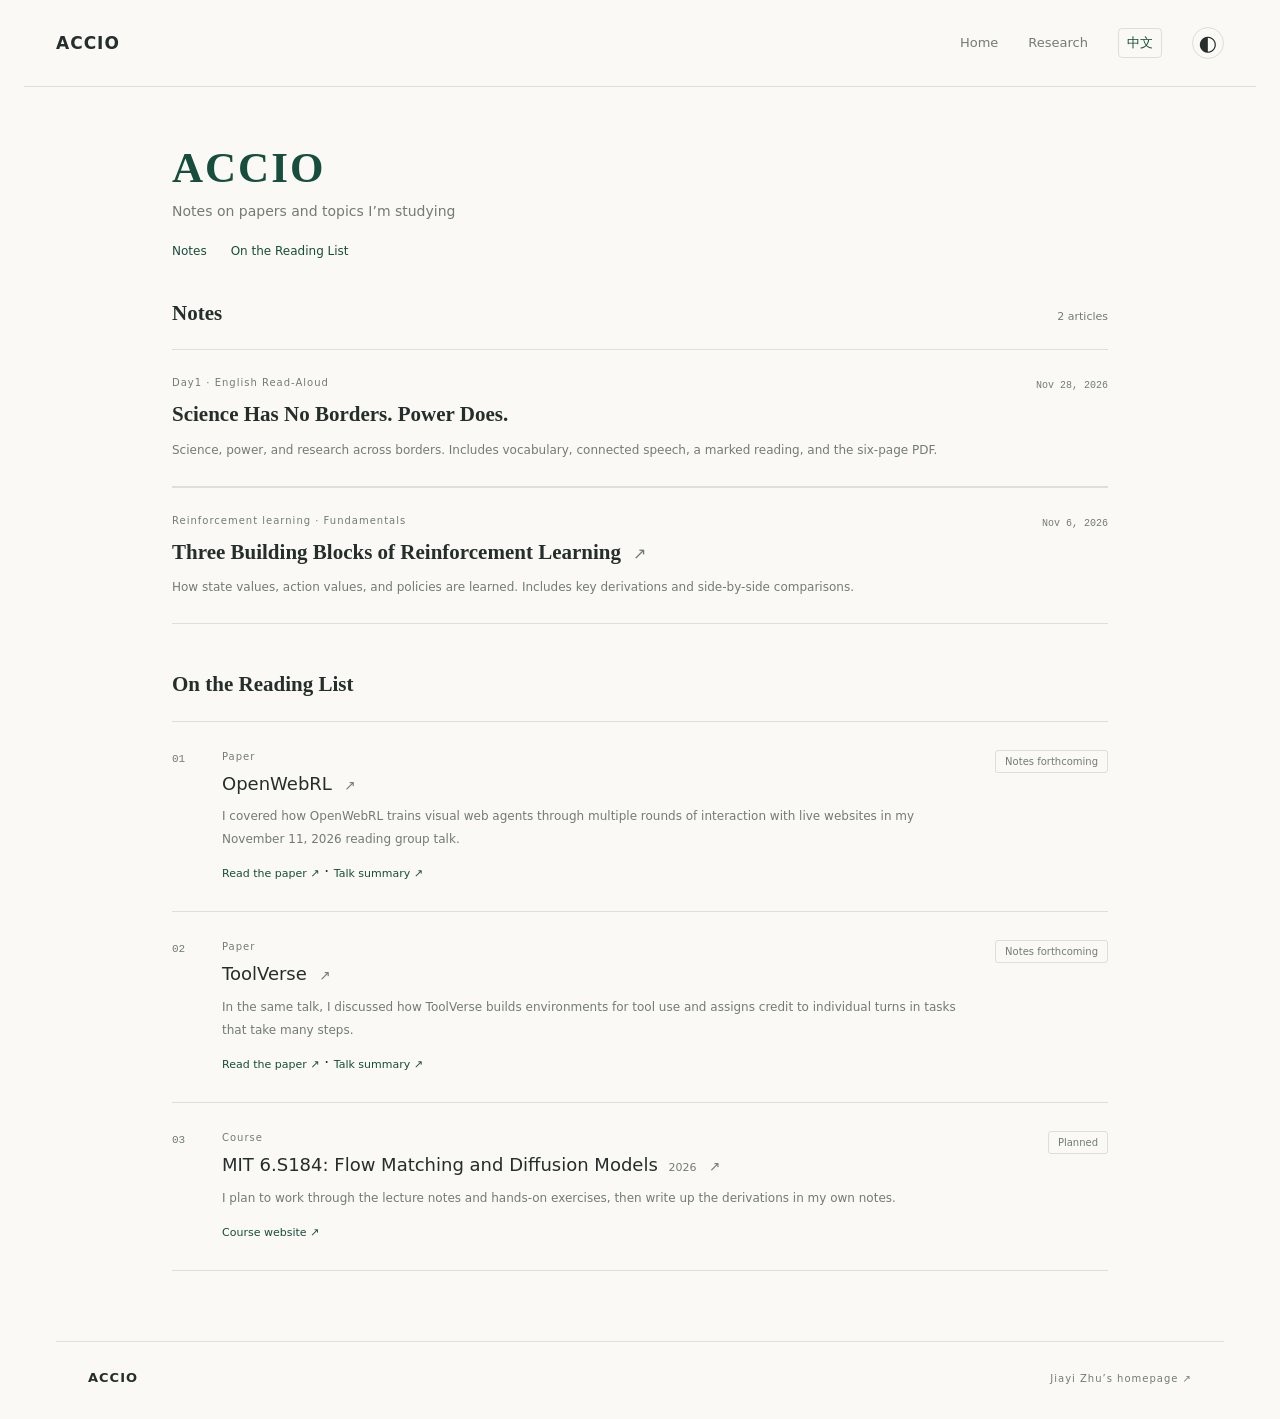
<file: blog/en/index.html>
<!doctype html>
<html lang="en">
<head>
  <meta charset="utf-8">
  <meta name="viewport" content="width=device-width,initial-scale=1">
  <meta name="description" content="Jiayi Zhu’s notes on research papers and topics she is studying.">
  <meta name="theme-color" content="#174d3c">
  <title>ACCIO · Jiayi Zhu’s Blog</title>
  <link rel="canonical" href="https://lomuspg.github.io/blog/en/">
  <link rel="alternate" hreflang="zh-CN" href="https://lomuspg.github.io/blog/">
  <link rel="alternate" hreflang="en" href="https://lomuspg.github.io/blog/en/">
  <link rel="icon" href="/assets/favicon.svg" type="image/svg+xml">
  <link rel="stylesheet" href="/assets/style.css?v=blog-languages">
  <script>
    try {
      if (localStorage.getItem('notes-theme') === 'dark') document.documentElement.dataset.theme = 'dark';
    } catch {}
  </script>
</head>
<body>
  <header class="site-header">
    <a class="brand personal-brand" href="/blog/en/">ACCIO</a>
    <nav aria-label="Main navigation">
      <a href="/">Home</a>
      <a href="/research/">Research</a>
      <a class="language-switch" href="/blog/" lang="zh-CN" hreflang="zh-CN">中文</a>
      <button type="button" class="theme-toggle" aria-label="Switch color theme" title="Switch color theme">◐</button>
    </nav>
  </header>
  <main class="profile-home blog-home">
    <header class="blog-intro">
      <h1>ACCIO</h1>
      <p>Notes on papers and topics I’m studying</p>
      <nav class="blog-sections" aria-label="Blog sections">
        <a href="#notes">Notes</a>
        <a href="#plans">On the Reading List</a>
      </nav>
    </header>
    <section class="published-section" id="notes" aria-labelledby="notes-title">
      <div class="personal-section-heading"><h2 id="notes-title">Notes</h2><span>2 articles</span></div>
      <a class="published-note" href="/blog/day1/"><div><span class="plan-type">Day1 · English Read-Aloud</span><h3>Science Has No Borders. Power Does.</h3><p>Science, power, and research across borders. Includes vocabulary, connected speech, a marked reading, and the six-page PDF.</p></div><time class="note-date" datetime="2026-11-28">Nov 28, 2026</time></a>
      <a class="published-note" href="/blog/en/reinforcement-learning.html">
        <div>
          <span class="plan-type">Reinforcement learning · Fundamentals</span>
          <h3>Three Building Blocks of Reinforcement Learning <span class="external-arrow" aria-hidden="true">↗</span></h3>
          <p>How state values, action values, and policies are learned. Includes key derivations and side-by-side comparisons.</p>
        </div>
        <time class="note-date" datetime="2026-11-06">Nov 6, 2026</time>
      </a>
    </section>
    <section class="plan-section" id="plans" aria-labelledby="plans-title">
      <div class="personal-section-heading"><h2 id="plans-title">On the Reading List</h2></div>
      <div class="plan-list">
        <article class="plan-row">
          <span class="plan-number" aria-hidden="true">01</span>
          <div class="plan-content">
            <div class="plan-type">Paper</div>
            <h3><a href="https://arxiv.org/abs/2606.02031" target="_blank" rel="noopener noreferrer">OpenWebRL <span class="external-arrow" aria-hidden="true">↗</span></a></h3>
            <p>I covered how OpenWebRL trains visual web agents through multiple rounds of interaction with live websites in my November 11, 2026 reading group talk.</p>
            <a class="source-link" href="https://arxiv.org/abs/2606.02031" target="_blank" rel="noopener noreferrer">Read the paper ↗</a>
            <span aria-hidden="true">·</span>
            <a class="source-link" href="/research/#talk-agentic-rl-20261111">Talk summary ↗</a>
          </div>
          <span class="plan-status">Notes forthcoming</span>
        </article>
        <article class="plan-row">
          <span class="plan-number" aria-hidden="true">02</span>
          <div class="plan-content">
            <div class="plan-type">Paper</div>
            <h3><a href="https://arxiv.org/abs/2607.15660" target="_blank" rel="noopener noreferrer">ToolVerse <span class="external-arrow" aria-hidden="true">↗</span></a></h3>
            <p>In the same talk, I discussed how ToolVerse builds environments for tool use and assigns credit to individual turns in tasks that take many steps.</p>
            <a class="source-link" href="https://arxiv.org/abs/2607.15660" target="_blank" rel="noopener noreferrer">Read the paper ↗</a>
            <span aria-hidden="true">·</span>
            <a class="source-link" href="/research/#talk-agentic-rl-20261111">Talk summary ↗</a>
          </div>
          <span class="plan-status">Notes forthcoming</span>
        </article>
        <article class="plan-row">
          <span class="plan-number" aria-hidden="true">03</span>
          <div class="plan-content">
            <div class="plan-type">Course</div>
            <h3><a href="https://diffusion.csail.mit.edu/" target="_blank" rel="noopener noreferrer">MIT 6.S184: Flow Matching and Diffusion Models <span class="course-year">2026</span> <span class="external-arrow" aria-hidden="true">↗</span></a></h3>
            <p>I plan to work through the lecture notes and hands-on exercises, then write up the derivations in my own notes.</p>
            <a class="source-link" href="https://diffusion.csail.mit.edu/" target="_blank" rel="noopener noreferrer">Course website ↗</a>
          </div>
          <span class="plan-status">Planned</span>
        </article>
      </div>
    </section>
  </main>
  <footer class="site-footer">
    <span class="footer-brand">ACCIO</span>
    <a href="/">Jiayi Zhu’s homepage ↗</a>
  </footer>
  <script src="/assets/app.js"></script>
</body>
</html>
</file>
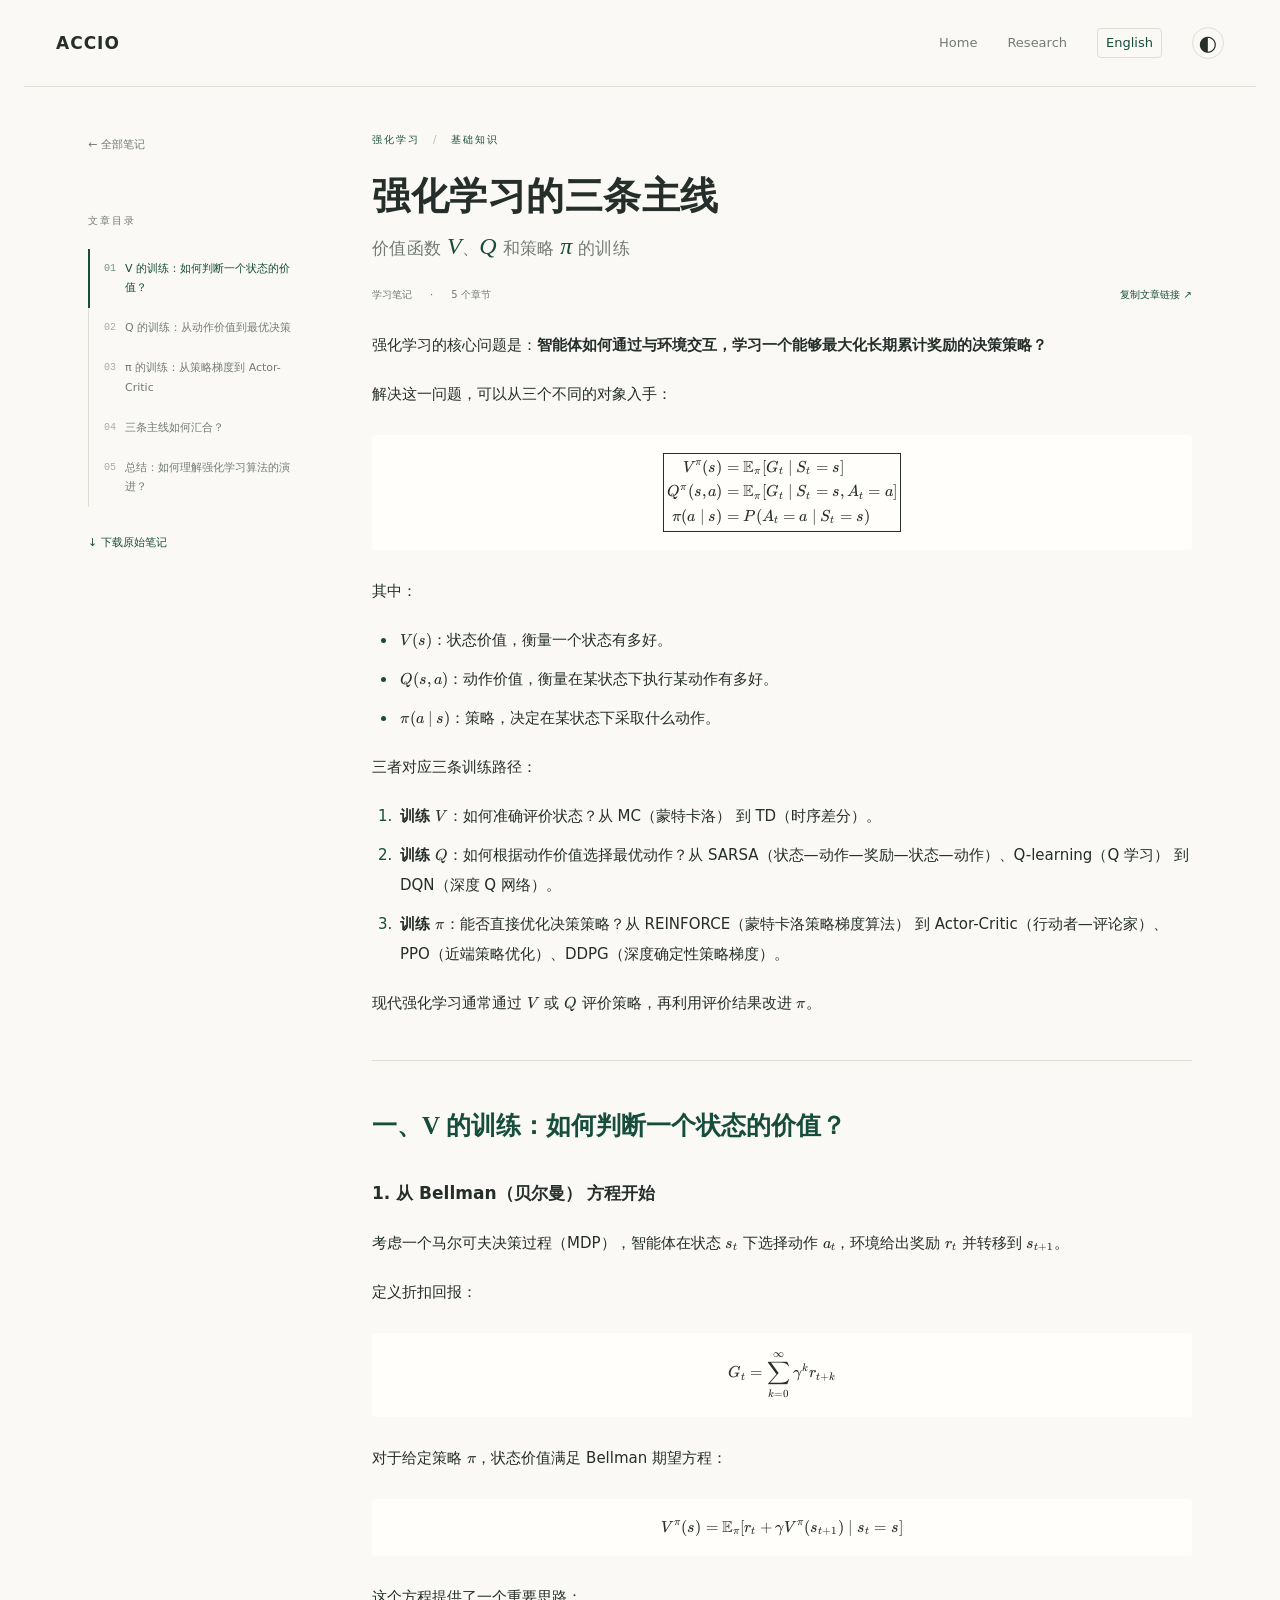
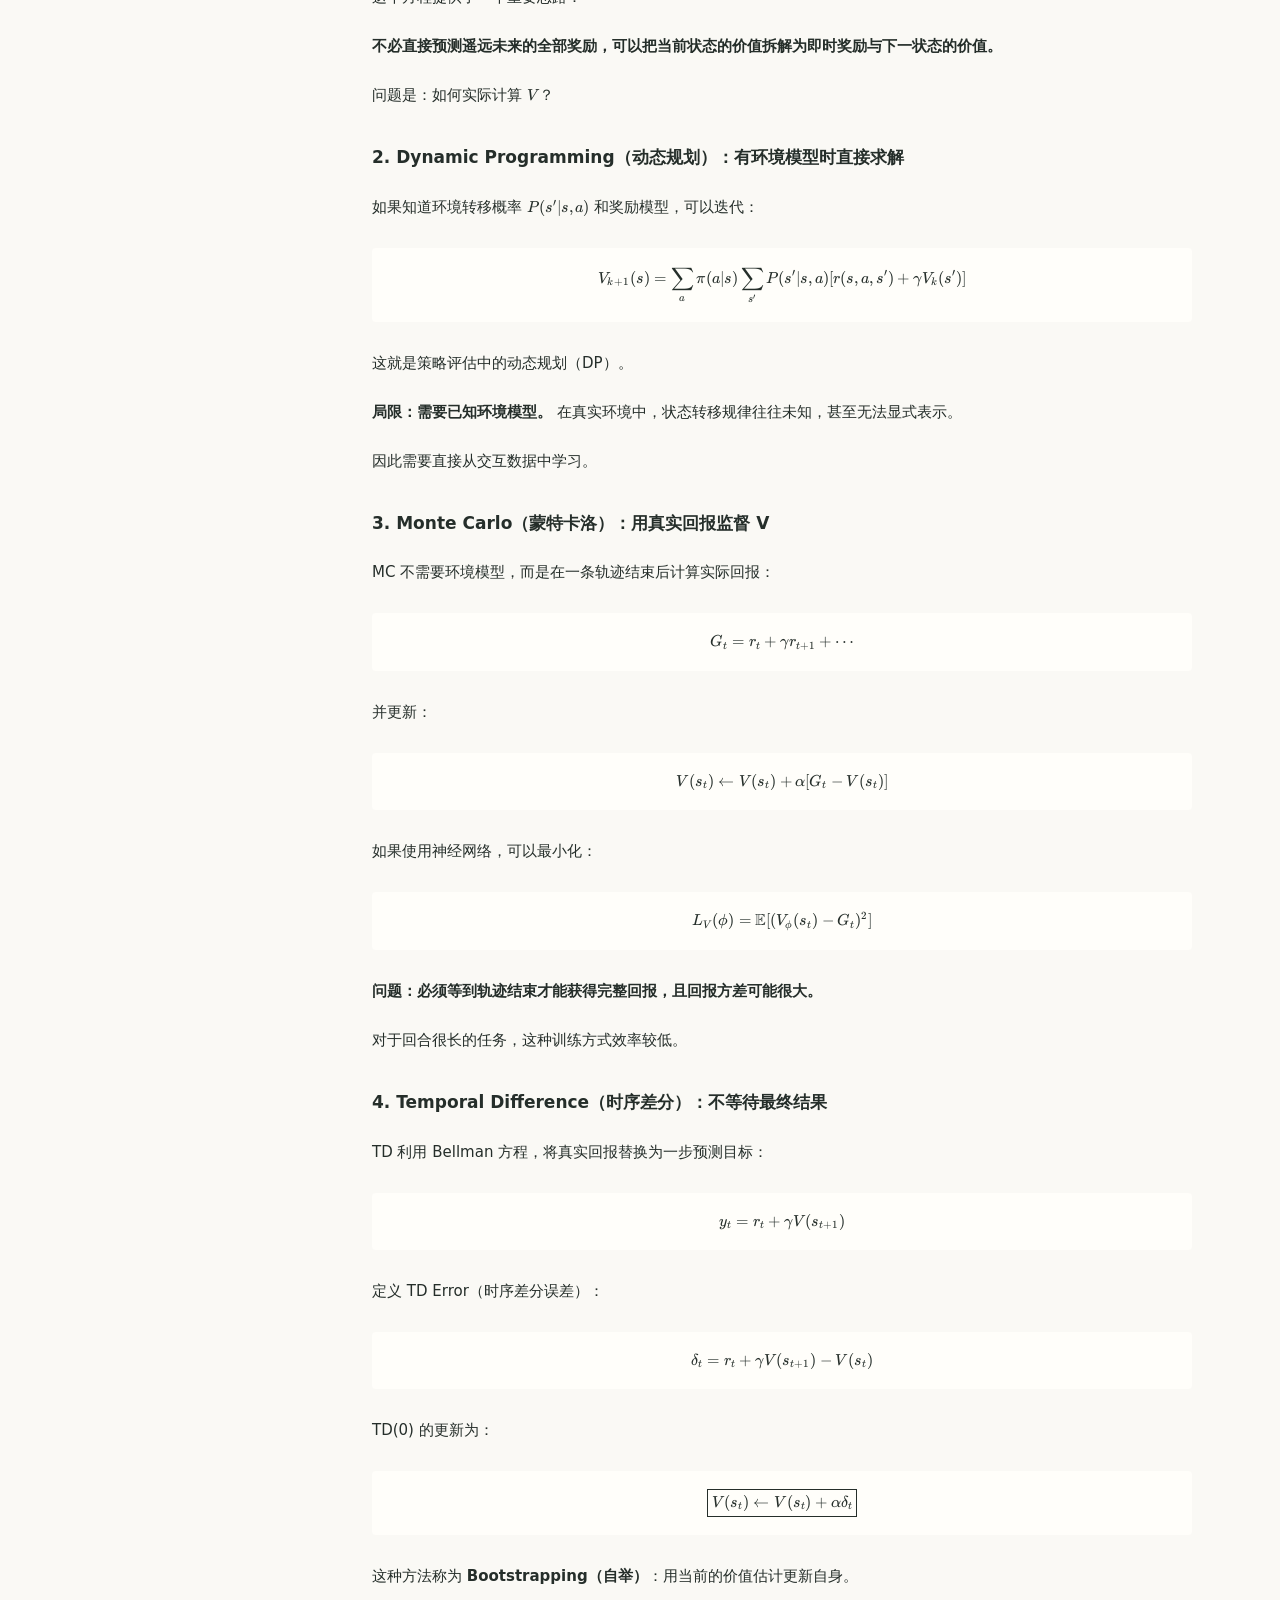
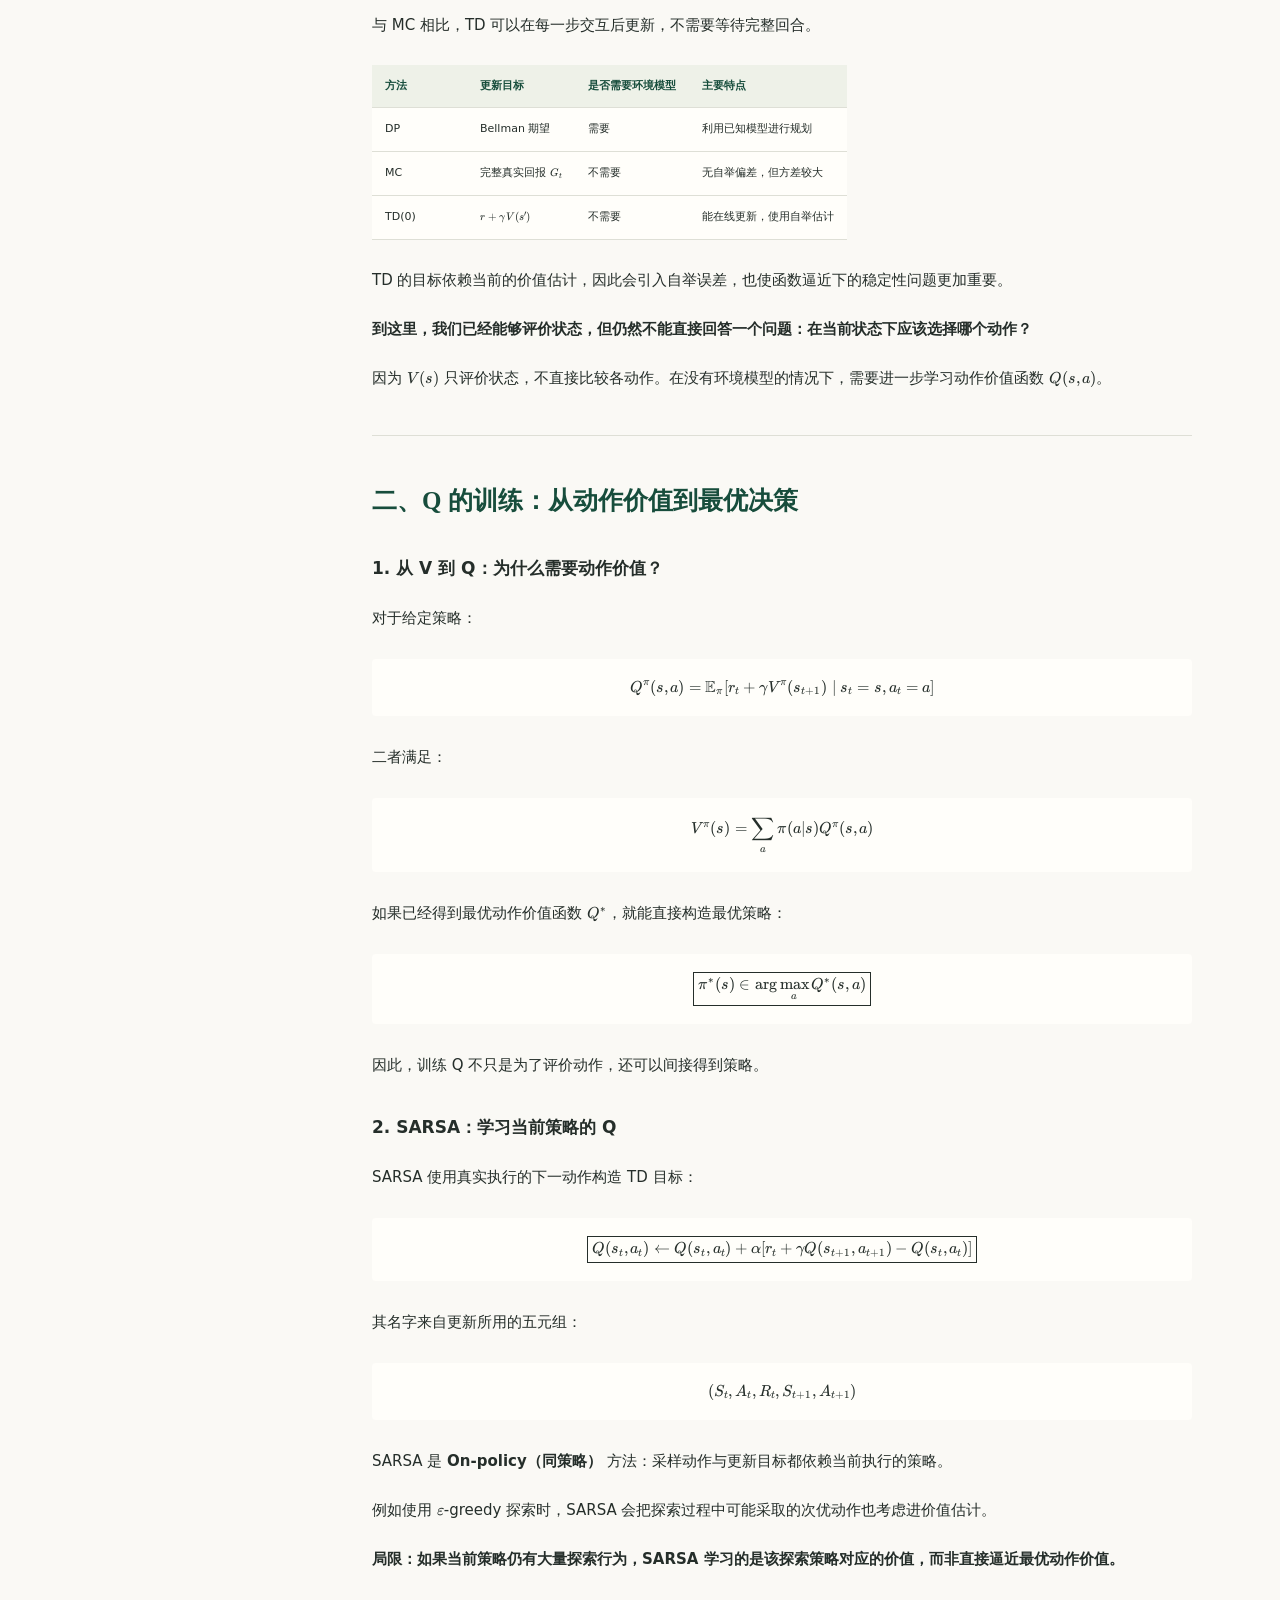
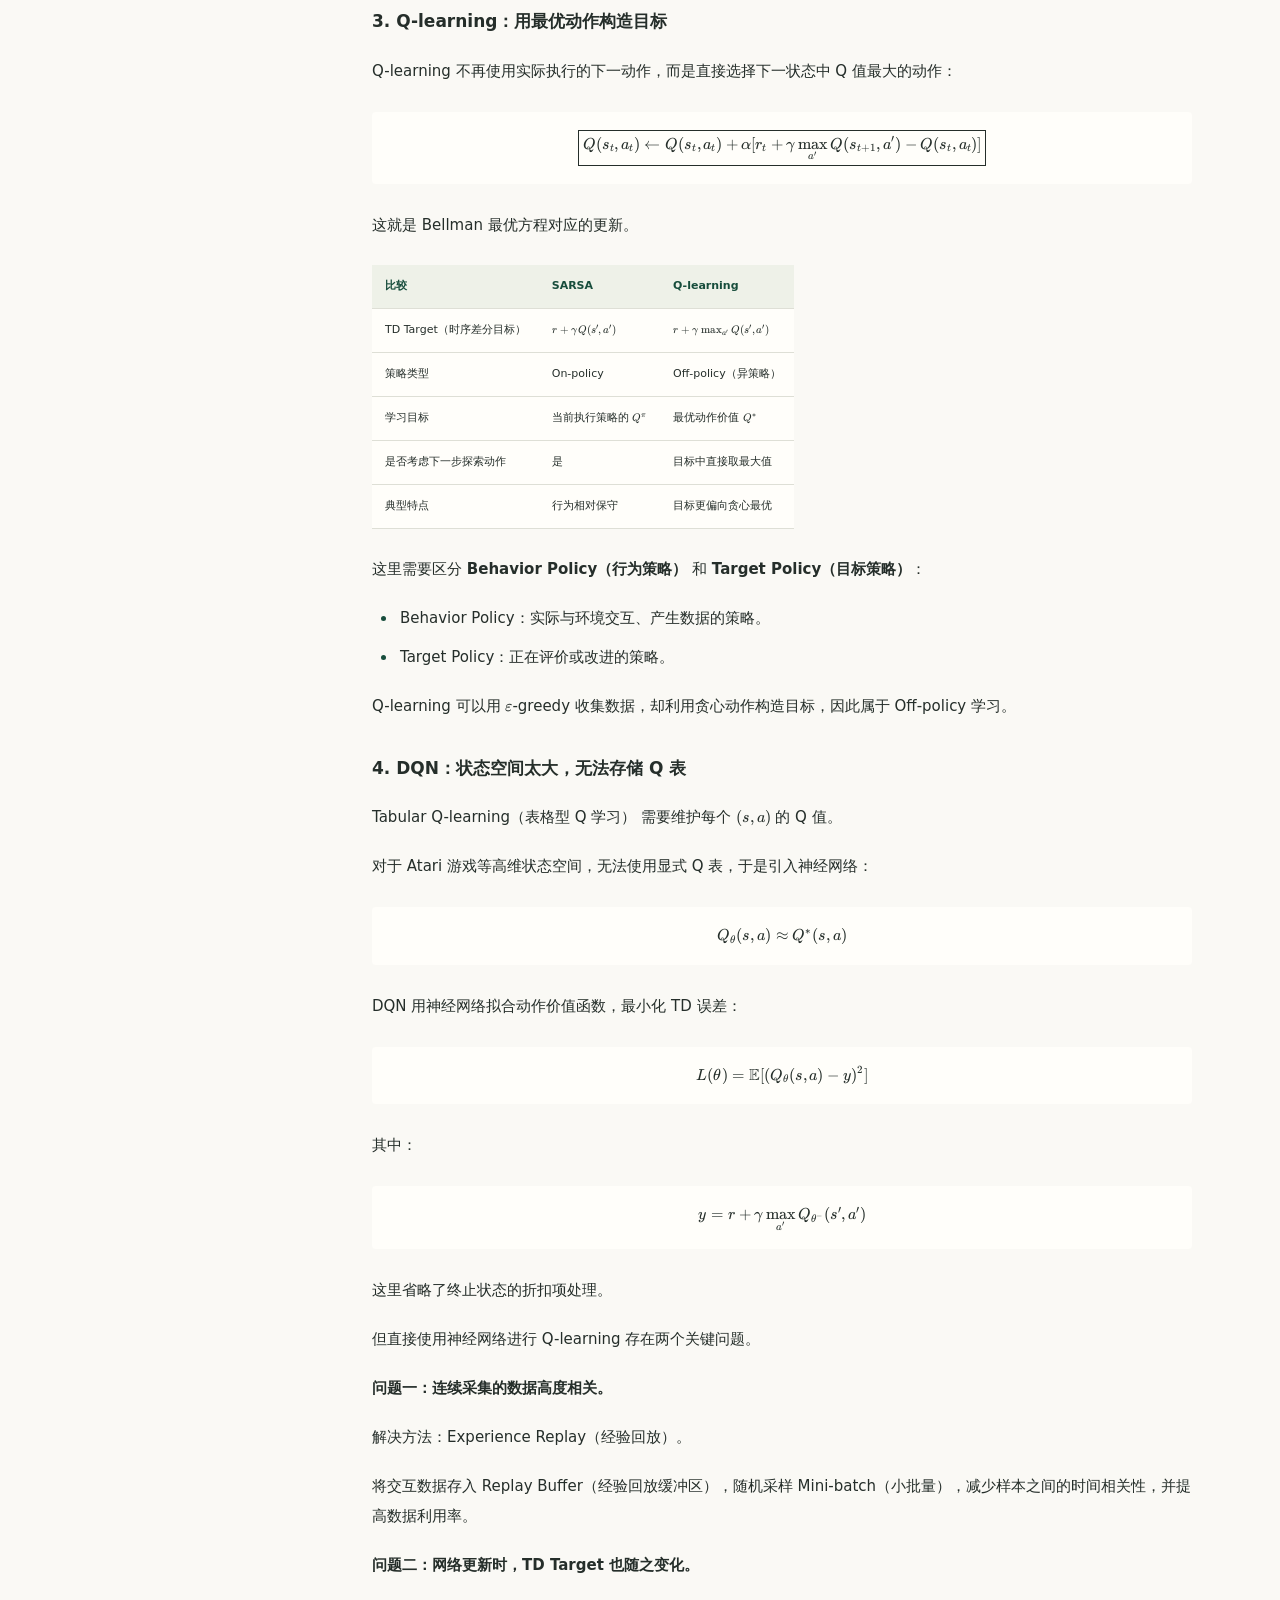
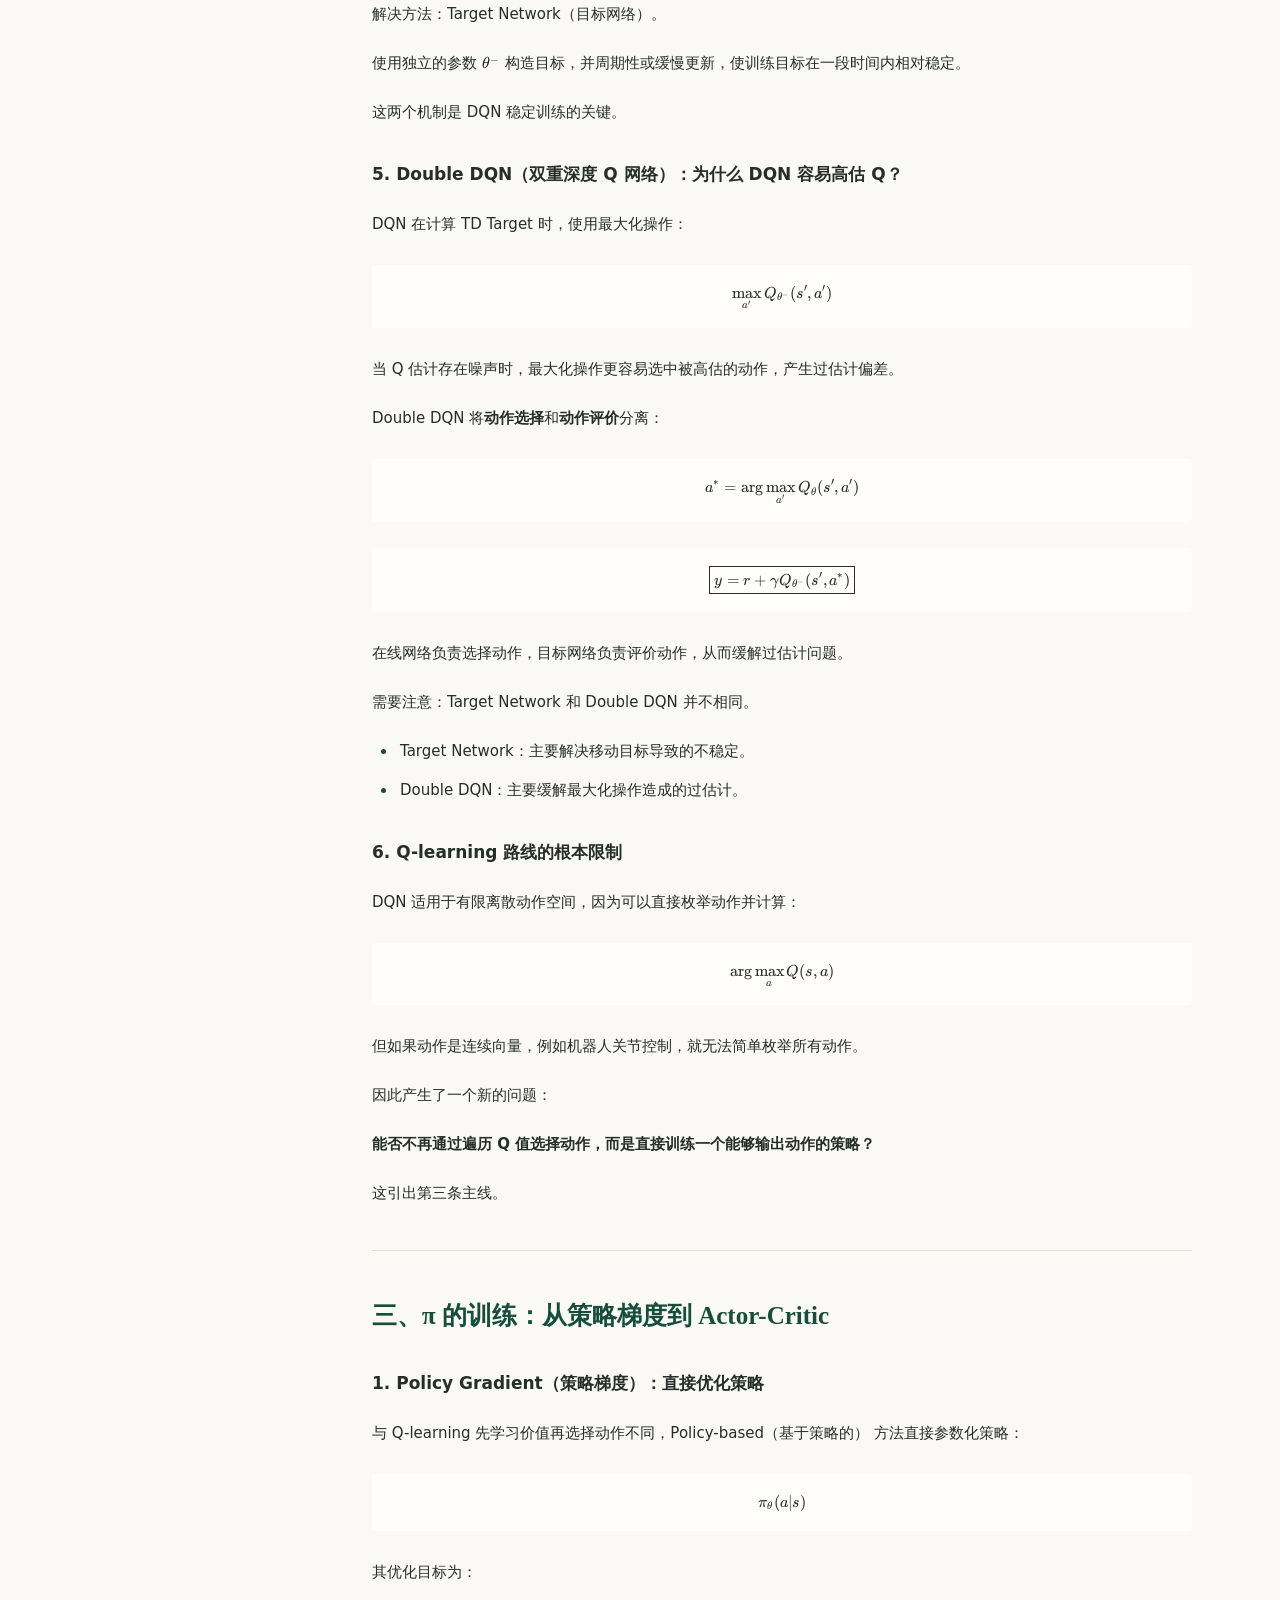
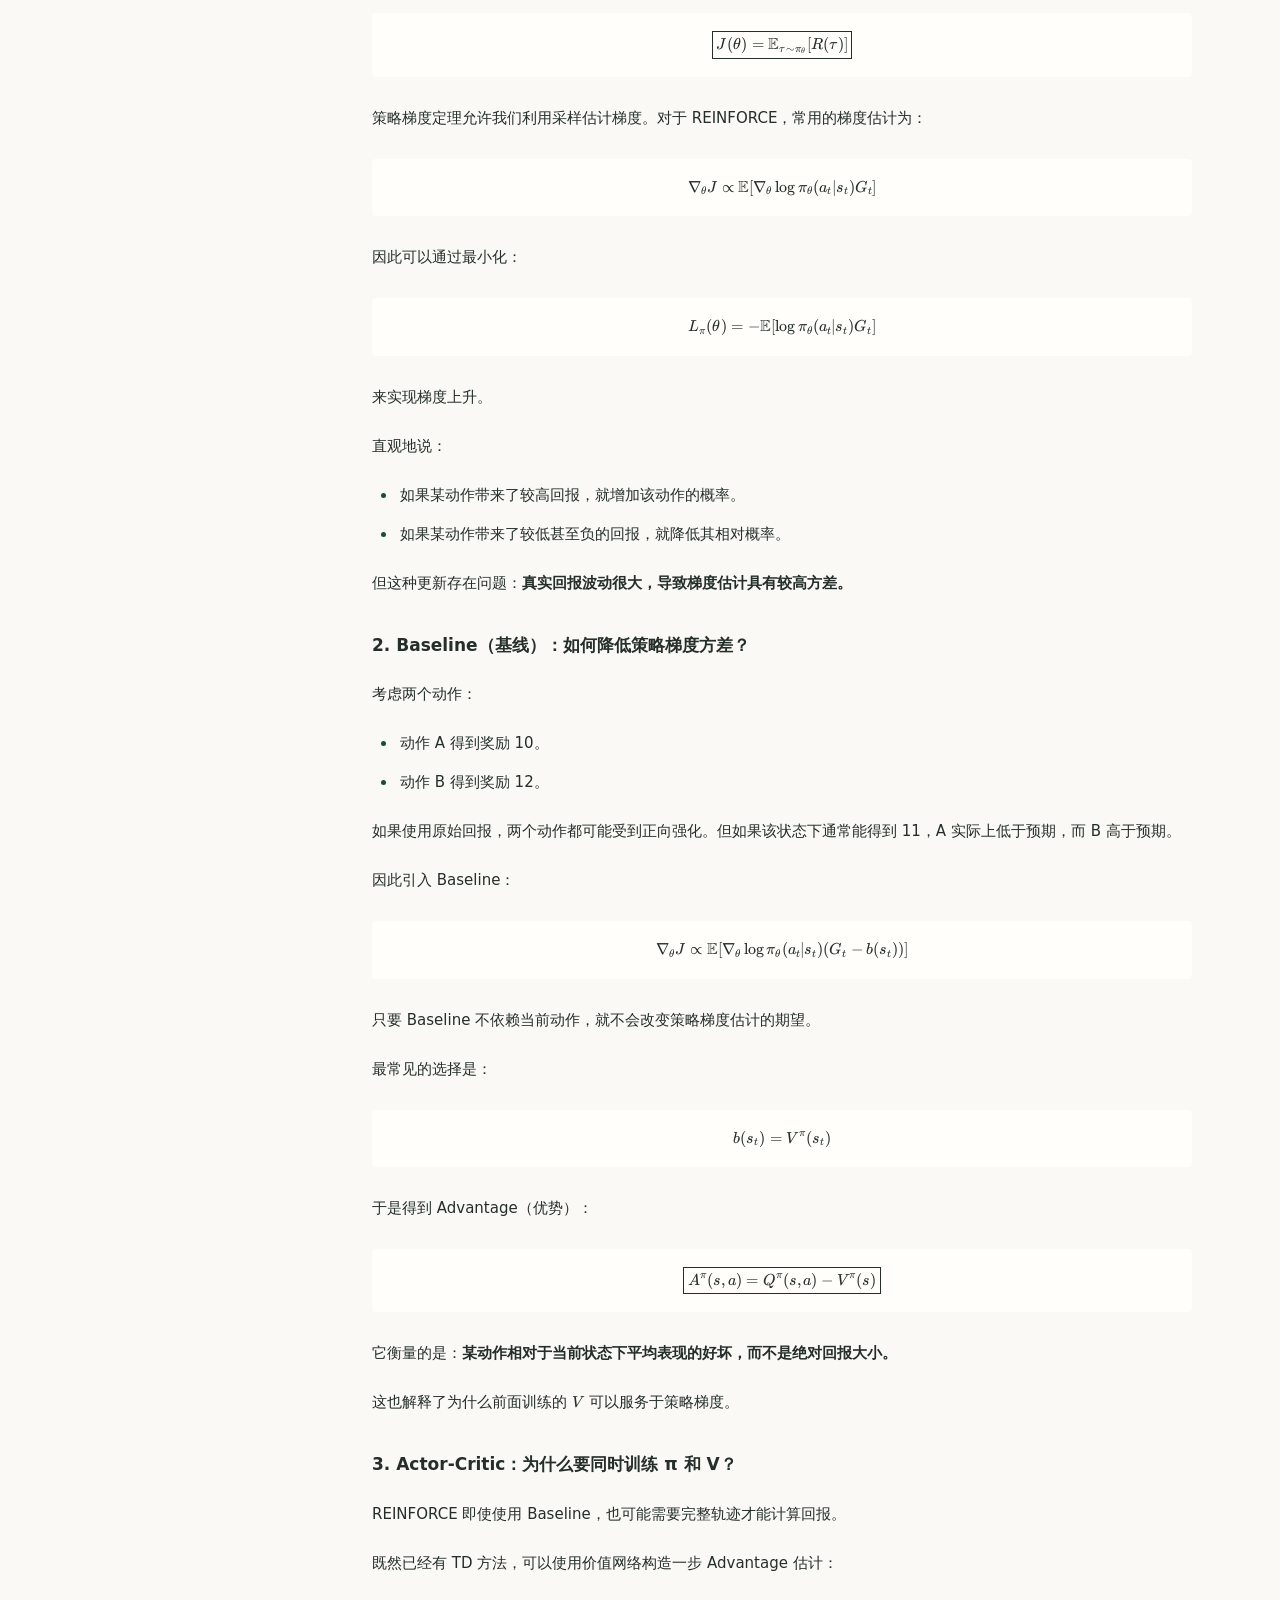
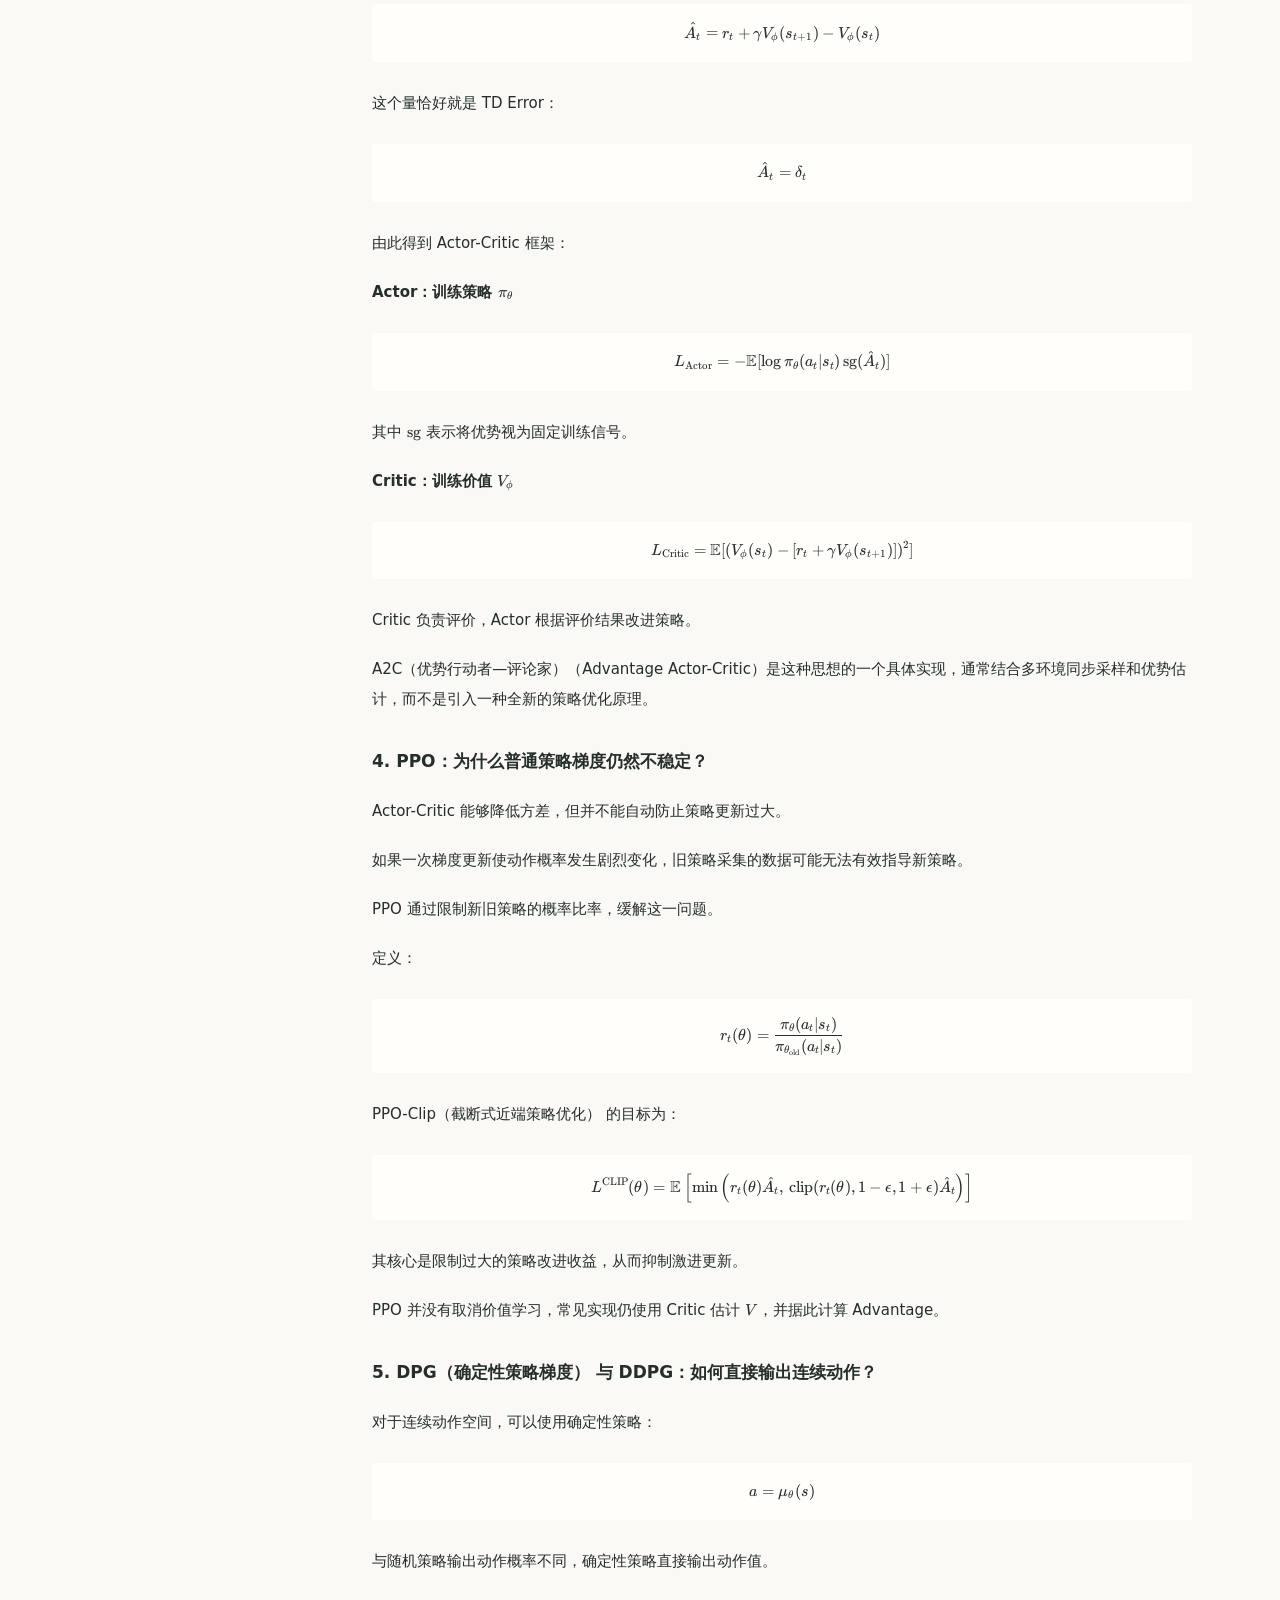
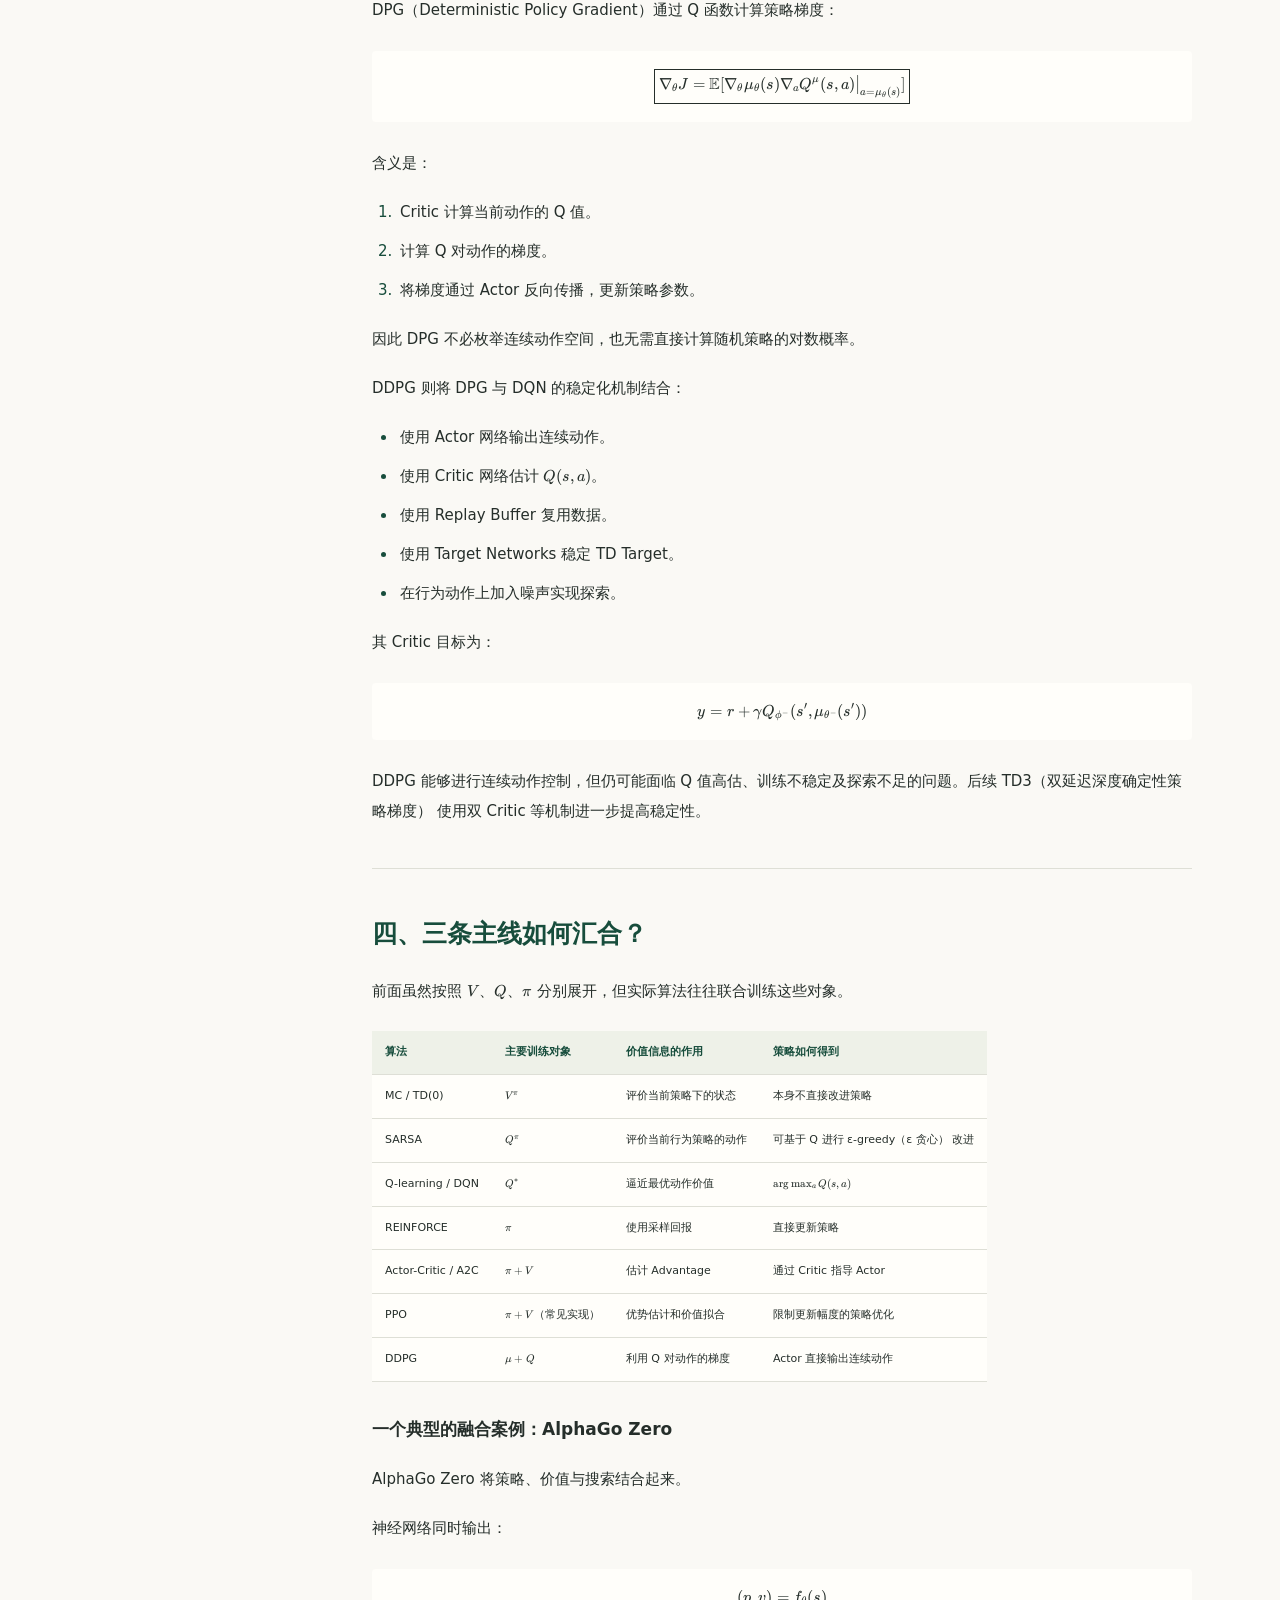
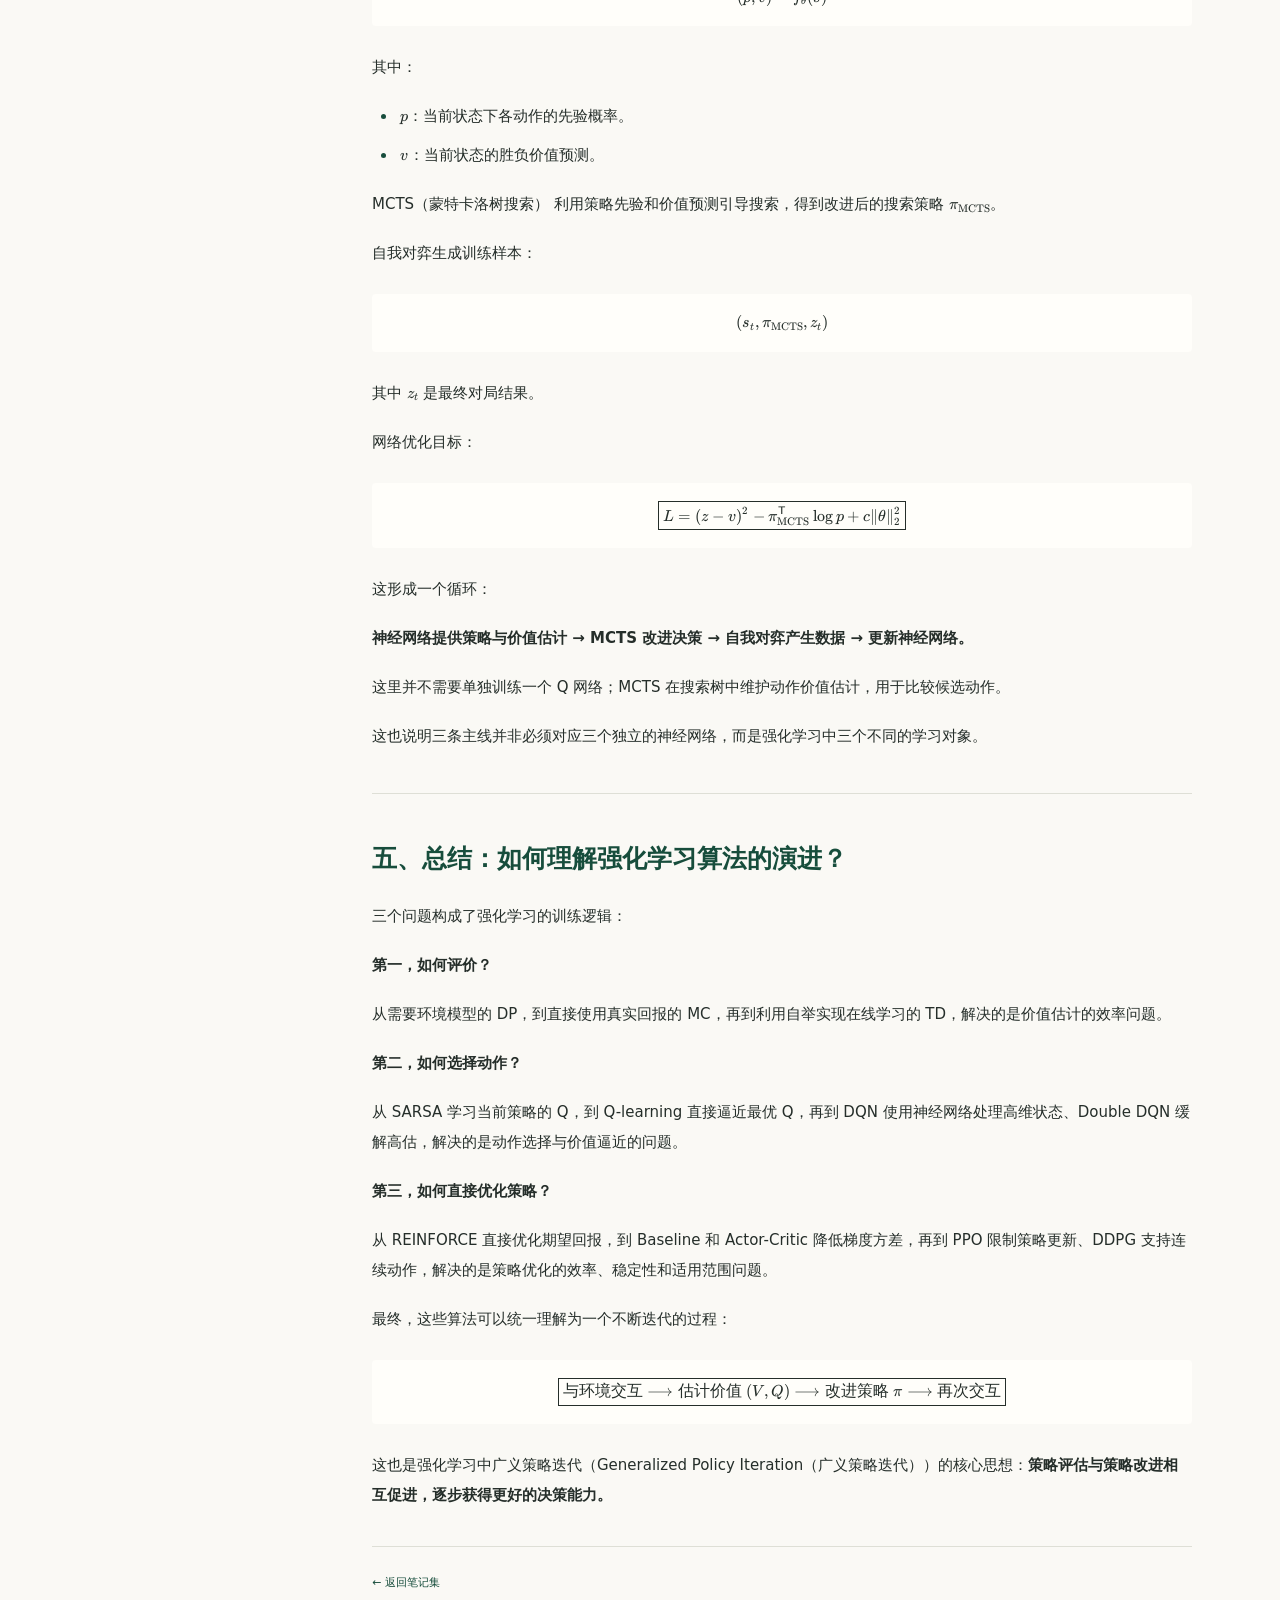
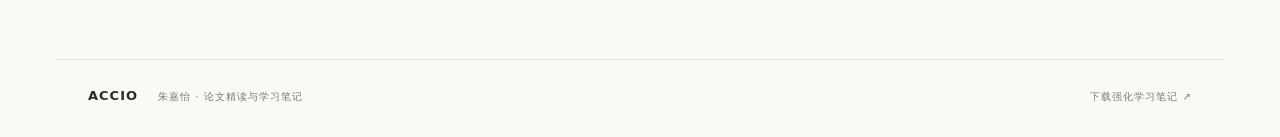
<file: reinforcement-learning.html>
<!doctype html><html lang="zh-CN"><head><meta charset="utf-8"><meta name="viewport" content="width=device-width,initial-scale=1"><meta name="description" content="价值函数 V、Q 和策略 π 的训练：从价值评估到策略优化的学习笔记。"><meta name="theme-color" content="#174d3c"><title>强化学习的三条主线 · ACCIO</title><link rel="canonical" href="https://lomuspg.github.io/reinforcement-learning.html"><link rel="alternate" hreflang="zh-CN" href="https://lomuspg.github.io/reinforcement-learning.html"><link rel="alternate" hreflang="en" href="https://lomuspg.github.io/blog/en/reinforcement-learning.html"><link rel="icon" href="/assets/favicon.svg" type="image/svg+xml"><meta property="og:title" content="强化学习的三条主线"><meta property="og:description" content="价值函数 V、Q 和策略 π 的训练：从价值评估到策略优化的学习笔记。"><meta property="og:type" content="article"><link rel="stylesheet" href="/assets/style.css?v=blog-languages"><link rel="stylesheet" href="/assets/katex.min.css"><script>try{if(localStorage.getItem('notes-theme')==='dark')document.documentElement.dataset.theme='dark'}catch{}</script></head><body><header class="site-header">
  <a class="brand personal-brand" href="/blog/">ACCIO</a>
  <nav aria-label="主导航">
    <a href="/">Home</a>
    <a href="/research/">Research</a>
    <a class="language-switch" href="/blog/en/reinforcement-learning.html" lang="en" hreflang="en">English</a>
    <button class="theme-toggle" aria-label="切换深浅主题" title="切换深浅主题">◐</button>
  </nav>
</header><div class="progress-bar" aria-hidden="true"></div><main class="article-layout"><aside class="article-aside"><a class="back-link" href="/blog/#notes">← 全部笔记</a><div class="toc-sticky"><div class="tiny-label">文章目录</div><nav class="toc" aria-label="文章目录"><a href="#section-1"><span>01</span>V 的训练：如何判断一个状态的价值？</a><a href="#section-6"><span>02</span>Q 的训练：从动作价值到最优决策</a><a href="#section-13"><span>03</span>π 的训练：从策略梯度到 Actor-Critic</a><a href="#section-19"><span>04</span>三条主线如何汇合？</a><a href="#section-21"><span>05</span>总结：如何理解强化学习算法的演进？</a></nav><a class="download-link" href="/reinforcement-learning-fundamentals.md" download>↓ 下载原始笔记</a></div></aside><div class="article-column"><header class="article-header"><div class="eyebrow">强化学习 <span>/</span> 基础知识</div><h1>强化学习的三条主线</h1><p class="article-subtitle">价值函数 <i>V</i>、<i>Q</i> 和策略 <i>π</i> 的训练</p><div class="article-meta"><span>学习笔记</span><span>5 个章节</span><button id="copy-link">复制文章链接 ↗</button></div></header><details class="mobile-toc"><summary>展开文章目录</summary><nav aria-label="移动端文章目录"><a href="#section-1"><span>01</span>V 的训练：如何判断一个状态的价值？</a><a href="#section-6"><span>02</span>Q 的训练：从动作价值到最优决策</a><a href="#section-13"><span>03</span>π 的训练：从策略梯度到 Actor-Critic</a><a href="#section-19"><span>04</span>三条主线如何汇合？</a><a href="#section-21"><span>05</span>总结：如何理解强化学习算法的演进？</a></nav></details><article class="prose"><p>强化学习的核心问题是：<strong>智能体如何通过与环境交互，学习一个能够最大化长期累计奖励的决策策略？</strong></p>
<p>解决这一问题，可以从三个不同的对象入手：</p>
<section><eqn><span class="katex-display"><span class="katex"><span class="katex-mathml"><math xmlns="http://www.w3.org/1998/Math/MathML" display="block"><semantics><mrow><menclose notation="box"><mstyle scriptlevel="0" displaystyle="false"><mstyle scriptlevel="0" displaystyle="false"><mstyle scriptlevel="0" displaystyle="true"><mtable rowspacing="0.25em" columnalign="right left" columnspacing="0em"><mtr><mtd><mstyle scriptlevel="0" displaystyle="true"><mrow><msup><mi>V</mi><mi>π</mi></msup><mo stretchy="false">(</mo><mi>s</mi><mo stretchy="false">)</mo></mrow></mstyle></mtd><mtd><mstyle scriptlevel="0" displaystyle="true"><mrow><mrow></mrow><mo>=</mo><msub><mi mathvariant="double-struck">E</mi><mi>π</mi></msub><mo stretchy="false">[</mo><msub><mi>G</mi><mi>t</mi></msub><mo>∣</mo><msub><mi>S</mi><mi>t</mi></msub><mo>=</mo><mi>s</mi><mo stretchy="false">]</mo></mrow></mstyle></mtd></mtr><mtr><mtd><mstyle scriptlevel="0" displaystyle="true"><mrow><msup><mi>Q</mi><mi>π</mi></msup><mo stretchy="false">(</mo><mi>s</mi><mo separator="true">,</mo><mi>a</mi><mo stretchy="false">)</mo></mrow></mstyle></mtd><mtd><mstyle scriptlevel="0" displaystyle="true"><mrow><mrow></mrow><mo>=</mo><msub><mi mathvariant="double-struck">E</mi><mi>π</mi></msub><mo stretchy="false">[</mo><msub><mi>G</mi><mi>t</mi></msub><mo>∣</mo><msub><mi>S</mi><mi>t</mi></msub><mo>=</mo><mi>s</mi><mo separator="true">,</mo><msub><mi>A</mi><mi>t</mi></msub><mo>=</mo><mi>a</mi><mo stretchy="false">]</mo></mrow></mstyle></mtd></mtr><mtr><mtd><mstyle scriptlevel="0" displaystyle="true"><mrow><mi>π</mi><mo stretchy="false">(</mo><mi>a</mi><mo>∣</mo><mi>s</mi><mo stretchy="false">)</mo></mrow></mstyle></mtd><mtd><mstyle scriptlevel="0" displaystyle="true"><mrow><mrow></mrow><mo>=</mo><mi>P</mi><mo stretchy="false">(</mo><msub><mi>A</mi><mi>t</mi></msub><mo>=</mo><mi>a</mi><mo>∣</mo><msub><mi>S</mi><mi>t</mi></msub><mo>=</mo><mi>s</mi><mo stretchy="false">)</mo></mrow></mstyle></mtd></mtr></mtable></mstyle></mstyle></mstyle></menclose></mrow><annotation encoding="application/x-tex">
\boxed{
\begin{aligned}
V^\pi(s)&amp;=\mathbb E_\pi[G_t\mid S_t=s]\\
Q^\pi(s,a)&amp;=\mathbb E_\pi[G_t\mid S_t=s,A_t=a]\\
\pi(a\mid s)&amp;=P(A_t=a\mid S_t=s)
\end{aligned}}
</annotation></semantics></math></span><span class="katex-html" aria-hidden="true"><span class="katex-base"><span class="katex-strut" style="height:4.88em;vertical-align:-2.19em;"></span><span class="mord"><span class="vlist-t vlist-t2"><span class="vlist-r"><span class="vlist" style="height:2.69em;"><span style="top:-6.88em;"><span class="pstrut" style="height:6.88em;"></span><span class="boxpad"><span class="mord"><span class="mord"><span class="mord"><span class="mtable"><span class="col-align-r"><span class="vlist-t vlist-t2"><span class="vlist-r"><span class="vlist" style="height:2.35em;"><span style="top:-4.51em;"><span class="pstrut" style="height:3em;"></span><span class="mord"><span class="mord"><span class="mord mathnormal" style="margin-right:0.2222em;">V</span><span class="msupsub"><span class="vlist-t"><span class="vlist-r"><span class="vlist" style="height:0.7144em;"><span style="top:-3.113em;margin-right:0.05em;"><span class="pstrut" style="height:2.7em;"></span><span class="katex-sizing reset-size6 size3 mtight"><span class="mord mathnormal mtight" style="margin-right:0.0359em;">π</span></span></span></span></span></span></span></span><span class="mopen">(</span><span class="mord mathnormal">s</span><span class="mclose">)</span></span></span><span style="top:-3.01em;"><span class="pstrut" style="height:3em;"></span><span class="mord"><span class="mord"><span class="mord mathnormal">Q</span><span class="msupsub"><span class="vlist-t"><span class="vlist-r"><span class="vlist" style="height:0.7144em;"><span style="top:-3.113em;margin-right:0.05em;"><span class="pstrut" style="height:2.7em;"></span><span class="katex-sizing reset-size6 size3 mtight"><span class="mord mathnormal mtight" style="margin-right:0.0359em;">π</span></span></span></span></span></span></span></span><span class="mopen">(</span><span class="mord mathnormal">s</span><span class="mpunct">,</span><span class="mspace" style="margin-right:0.1667em;"></span><span class="mord mathnormal">a</span><span class="mclose">)</span></span></span><span style="top:-1.51em;"><span class="pstrut" style="height:3em;"></span><span class="mord"><span class="mord mathnormal" style="margin-right:0.0359em;">π</span><span class="mopen">(</span><span class="mord mathnormal">a</span><span class="mspace" style="margin-right:0.2778em;"></span><span class="mrel">∣</span><span class="mspace" style="margin-right:0.2778em;"></span><span class="mord mathnormal">s</span><span class="mclose">)</span></span></span></span><span class="vlist-s">​</span></span><span class="vlist-r"><span class="vlist" style="height:1.85em;"><span></span></span></span></span></span><span class="col-align-l"><span class="vlist-t vlist-t2"><span class="vlist-r"><span class="vlist" style="height:2.35em;"><span style="top:-4.51em;"><span class="pstrut" style="height:3em;"></span><span class="mord"><span class="mord"></span><span class="mspace" style="margin-right:0.2778em;"></span><span class="mrel">=</span><span class="mspace" style="margin-right:0.2778em;"></span><span class="mord"><span class="mord mathbb">E</span><span class="msupsub"><span class="vlist-t vlist-t2"><span class="vlist-r"><span class="vlist" style="height:0.1514em;"><span style="top:-2.55em;margin-left:0em;margin-right:0.05em;"><span class="pstrut" style="height:2.7em;"></span><span class="katex-sizing reset-size6 size3 mtight"><span class="mord mathnormal mtight" style="margin-right:0.0359em;">π</span></span></span></span><span class="vlist-s">​</span></span><span class="vlist-r"><span class="vlist" style="height:0.15em;"><span></span></span></span></span></span></span><span class="mopen">[</span><span class="mord"><span class="mord mathnormal">G</span><span class="msupsub"><span class="vlist-t vlist-t2"><span class="vlist-r"><span class="vlist" style="height:0.2806em;"><span style="top:-2.55em;margin-left:0em;margin-right:0.05em;"><span class="pstrut" style="height:2.7em;"></span><span class="katex-sizing reset-size6 size3 mtight"><span class="mord mathnormal mtight">t</span></span></span></span><span class="vlist-s">​</span></span><span class="vlist-r"><span class="vlist" style="height:0.15em;"><span></span></span></span></span></span></span><span class="mspace" style="margin-right:0.2778em;"></span><span class="mrel">∣</span><span class="mspace" style="margin-right:0.2778em;"></span><span class="mord"><span class="mord mathnormal" style="margin-right:0.0576em;">S</span><span class="msupsub"><span class="vlist-t vlist-t2"><span class="vlist-r"><span class="vlist" style="height:0.2806em;"><span style="top:-2.55em;margin-left:-0.0576em;margin-right:0.05em;"><span class="pstrut" style="height:2.7em;"></span><span class="katex-sizing reset-size6 size3 mtight"><span class="mord mathnormal mtight">t</span></span></span></span><span class="vlist-s">​</span></span><span class="vlist-r"><span class="vlist" style="height:0.15em;"><span></span></span></span></span></span></span><span class="mspace" style="margin-right:0.2778em;"></span><span class="mrel">=</span><span class="mspace" style="margin-right:0.2778em;"></span><span class="mord mathnormal">s</span><span class="mclose">]</span></span></span><span style="top:-3.01em;"><span class="pstrut" style="height:3em;"></span><span class="mord"><span class="mord"></span><span class="mspace" style="margin-right:0.2778em;"></span><span class="mrel">=</span><span class="mspace" style="margin-right:0.2778em;"></span><span class="mord"><span class="mord mathbb">E</span><span class="msupsub"><span class="vlist-t vlist-t2"><span class="vlist-r"><span class="vlist" style="height:0.1514em;"><span style="top:-2.55em;margin-left:0em;margin-right:0.05em;"><span class="pstrut" style="height:2.7em;"></span><span class="katex-sizing reset-size6 size3 mtight"><span class="mord mathnormal mtight" style="margin-right:0.0359em;">π</span></span></span></span><span class="vlist-s">​</span></span><span class="vlist-r"><span class="vlist" style="height:0.15em;"><span></span></span></span></span></span></span><span class="mopen">[</span><span class="mord"><span class="mord mathnormal">G</span><span class="msupsub"><span class="vlist-t vlist-t2"><span class="vlist-r"><span class="vlist" style="height:0.2806em;"><span style="top:-2.55em;margin-left:0em;margin-right:0.05em;"><span class="pstrut" style="height:2.7em;"></span><span class="katex-sizing reset-size6 size3 mtight"><span class="mord mathnormal mtight">t</span></span></span></span><span class="vlist-s">​</span></span><span class="vlist-r"><span class="vlist" style="height:0.15em;"><span></span></span></span></span></span></span><span class="mspace" style="margin-right:0.2778em;"></span><span class="mrel">∣</span><span class="mspace" style="margin-right:0.2778em;"></span><span class="mord"><span class="mord mathnormal" style="margin-right:0.0576em;">S</span><span class="msupsub"><span class="vlist-t vlist-t2"><span class="vlist-r"><span class="vlist" style="height:0.2806em;"><span style="top:-2.55em;margin-left:-0.0576em;margin-right:0.05em;"><span class="pstrut" style="height:2.7em;"></span><span class="katex-sizing reset-size6 size3 mtight"><span class="mord mathnormal mtight">t</span></span></span></span><span class="vlist-s">​</span></span><span class="vlist-r"><span class="vlist" style="height:0.15em;"><span></span></span></span></span></span></span><span class="mspace" style="margin-right:0.2778em;"></span><span class="mrel">=</span><span class="mspace" style="margin-right:0.2778em;"></span><span class="mord mathnormal">s</span><span class="mpunct">,</span><span class="mspace" style="margin-right:0.1667em;"></span><span class="mord"><span class="mord mathnormal">A</span><span class="msupsub"><span class="vlist-t vlist-t2"><span class="vlist-r"><span class="vlist" style="height:0.2806em;"><span style="top:-2.55em;margin-left:0em;margin-right:0.05em;"><span class="pstrut" style="height:2.7em;"></span><span class="katex-sizing reset-size6 size3 mtight"><span class="mord mathnormal mtight">t</span></span></span></span><span class="vlist-s">​</span></span><span class="vlist-r"><span class="vlist" style="height:0.15em;"><span></span></span></span></span></span></span><span class="mspace" style="margin-right:0.2778em;"></span><span class="mrel">=</span><span class="mspace" style="margin-right:0.2778em;"></span><span class="mord mathnormal">a</span><span class="mclose">]</span></span></span><span style="top:-1.51em;"><span class="pstrut" style="height:3em;"></span><span class="mord"><span class="mord"></span><span class="mspace" style="margin-right:0.2778em;"></span><span class="mrel">=</span><span class="mspace" style="margin-right:0.2778em;"></span><span class="mord mathnormal" style="margin-right:0.1389em;">P</span><span class="mopen">(</span><span class="mord"><span class="mord mathnormal">A</span><span class="msupsub"><span class="vlist-t vlist-t2"><span class="vlist-r"><span class="vlist" style="height:0.2806em;"><span style="top:-2.55em;margin-left:0em;margin-right:0.05em;"><span class="pstrut" style="height:2.7em;"></span><span class="katex-sizing reset-size6 size3 mtight"><span class="mord mathnormal mtight">t</span></span></span></span><span class="vlist-s">​</span></span><span class="vlist-r"><span class="vlist" style="height:0.15em;"><span></span></span></span></span></span></span><span class="mspace" style="margin-right:0.2778em;"></span><span class="mrel">=</span><span class="mspace" style="margin-right:0.2778em;"></span><span class="mord mathnormal">a</span><span class="mspace" style="margin-right:0.2778em;"></span><span class="mrel">∣</span><span class="mspace" style="margin-right:0.2778em;"></span><span class="mord"><span class="mord mathnormal" style="margin-right:0.0576em;">S</span><span class="msupsub"><span class="vlist-t vlist-t2"><span class="vlist-r"><span class="vlist" style="height:0.2806em;"><span style="top:-2.55em;margin-left:-0.0576em;margin-right:0.05em;"><span class="pstrut" style="height:2.7em;"></span><span class="katex-sizing reset-size6 size3 mtight"><span class="mord mathnormal mtight">t</span></span></span></span><span class="vlist-s">​</span></span><span class="vlist-r"><span class="vlist" style="height:0.15em;"><span></span></span></span></span></span></span><span class="mspace" style="margin-right:0.2778em;"></span><span class="mrel">=</span><span class="mspace" style="margin-right:0.2778em;"></span><span class="mord mathnormal">s</span><span class="mclose">)</span></span></span></span><span class="vlist-s">​</span></span><span class="vlist-r"><span class="vlist" style="height:1.85em;"><span></span></span></span></span></span></span></span></span></span></span></span><span style="top:-4.69em;"><span class="pstrut" style="height:6.88em;"></span><span class="katex-stretchy fbox" style="height:4.88em;border-style:solid;border-width:0.04em;"></span></span></span><span class="vlist-s">​</span></span><span class="vlist-r"><span class="vlist" style="height:2.19em;"><span></span></span></span></span></span></span></span></span></span></eqn></section><p>其中：</p>
<ul>
<li><eq><span class="katex"><span class="katex-mathml"><math xmlns="http://www.w3.org/1998/Math/MathML"><semantics><mrow><mi>V</mi><mo stretchy="false">(</mo><mi>s</mi><mo stretchy="false">)</mo></mrow><annotation encoding="application/x-tex">V(s)</annotation></semantics></math></span><span class="katex-html" aria-hidden="true"><span class="katex-base"><span class="katex-strut" style="height:1em;vertical-align:-0.25em;"></span><span class="mord mathnormal" style="margin-right:0.2222em;">V</span><span class="mopen">(</span><span class="mord mathnormal">s</span><span class="mclose">)</span></span></span></span></eq>：状态价值，衡量一个状态有多好。</li>
<li><eq><span class="katex"><span class="katex-mathml"><math xmlns="http://www.w3.org/1998/Math/MathML"><semantics><mrow><mi>Q</mi><mo stretchy="false">(</mo><mi>s</mi><mo separator="true">,</mo><mi>a</mi><mo stretchy="false">)</mo></mrow><annotation encoding="application/x-tex">Q(s,a)</annotation></semantics></math></span><span class="katex-html" aria-hidden="true"><span class="katex-base"><span class="katex-strut" style="height:1em;vertical-align:-0.25em;"></span><span class="mord mathnormal">Q</span><span class="mopen">(</span><span class="mord mathnormal">s</span><span class="mpunct">,</span><span class="mspace" style="margin-right:0.1667em;"></span><span class="mord mathnormal">a</span><span class="mclose">)</span></span></span></span></eq>：动作价值，衡量在某状态下执行某动作有多好。</li>
<li><eq><span class="katex"><span class="katex-mathml"><math xmlns="http://www.w3.org/1998/Math/MathML"><semantics><mrow><mi>π</mi><mo stretchy="false">(</mo><mi>a</mi><mo>∣</mo><mi>s</mi><mo stretchy="false">)</mo></mrow><annotation encoding="application/x-tex">\pi(a\mid s)</annotation></semantics></math></span><span class="katex-html" aria-hidden="true"><span class="katex-base"><span class="katex-strut" style="height:1em;vertical-align:-0.25em;"></span><span class="mord mathnormal" style="margin-right:0.0359em;">π</span><span class="mopen">(</span><span class="mord mathnormal">a</span><span class="mspace" style="margin-right:0.2778em;"></span><span class="mrel">∣</span><span class="mspace" style="margin-right:0.2778em;"></span></span><span class="katex-base"><span class="katex-strut" style="height:1em;vertical-align:-0.25em;"></span><span class="mord mathnormal">s</span><span class="mclose">)</span></span></span></span></eq>：策略，决定在某状态下采取什么动作。</li>
</ul>
<p>三者对应三条训练路径：</p>
<ol>
<li><strong>训练 <eq><span class="katex"><span class="katex-mathml"><math xmlns="http://www.w3.org/1998/Math/MathML"><semantics><mrow><mi>V</mi></mrow><annotation encoding="application/x-tex">V</annotation></semantics></math></span><span class="katex-html" aria-hidden="true"><span class="katex-base"><span class="katex-strut" style="height:0.6833em;"></span><span class="mord mathnormal" style="margin-right:0.2222em;">V</span></span></span></span></eq></strong>：如何准确评价状态？从 MC（蒙特卡洛） 到 TD（时序差分）。</li>
<li><strong>训练 <eq><span class="katex"><span class="katex-mathml"><math xmlns="http://www.w3.org/1998/Math/MathML"><semantics><mrow><mi>Q</mi></mrow><annotation encoding="application/x-tex">Q</annotation></semantics></math></span><span class="katex-html" aria-hidden="true"><span class="katex-base"><span class="katex-strut" style="height:0.8778em;vertical-align:-0.1944em;"></span><span class="mord mathnormal">Q</span></span></span></span></eq></strong>：如何根据动作价值选择最优动作？从 SARSA（状态—动作—奖励—状态—动作）、Q-learning（Q 学习） 到 DQN（深度 Q 网络）。</li>
<li><strong>训练 <eq><span class="katex"><span class="katex-mathml"><math xmlns="http://www.w3.org/1998/Math/MathML"><semantics><mrow><mi>π</mi></mrow><annotation encoding="application/x-tex">\pi</annotation></semantics></math></span><span class="katex-html" aria-hidden="true"><span class="katex-base"><span class="katex-strut" style="height:0.4306em;"></span><span class="mord mathnormal" style="margin-right:0.0359em;">π</span></span></span></span></eq></strong>：能否直接优化决策策略？从 REINFORCE（蒙特卡洛策略梯度算法） 到 Actor-Critic（行动者—评论家）、PPO（近端策略优化）、DDPG（深度确定性策略梯度）。</li>
</ol>
<p>现代强化学习通常通过 <eq><span class="katex"><span class="katex-mathml"><math xmlns="http://www.w3.org/1998/Math/MathML"><semantics><mrow><mi>V</mi></mrow><annotation encoding="application/x-tex">V</annotation></semantics></math></span><span class="katex-html" aria-hidden="true"><span class="katex-base"><span class="katex-strut" style="height:0.6833em;"></span><span class="mord mathnormal" style="margin-right:0.2222em;">V</span></span></span></span></eq> 或 <eq><span class="katex"><span class="katex-mathml"><math xmlns="http://www.w3.org/1998/Math/MathML"><semantics><mrow><mi>Q</mi></mrow><annotation encoding="application/x-tex">Q</annotation></semantics></math></span><span class="katex-html" aria-hidden="true"><span class="katex-base"><span class="katex-strut" style="height:0.8778em;vertical-align:-0.1944em;"></span><span class="mord mathnormal">Q</span></span></span></span></eq> 评价策略，再利用评价结果改进 <eq><span class="katex"><span class="katex-mathml"><math xmlns="http://www.w3.org/1998/Math/MathML"><semantics><mrow><mi>π</mi></mrow><annotation encoding="application/x-tex">\pi</annotation></semantics></math></span><span class="katex-html" aria-hidden="true"><span class="katex-base"><span class="katex-strut" style="height:0.4306em;"></span><span class="mord mathnormal" style="margin-right:0.0359em;">π</span></span></span></span></eq>。</p>
<hr>
<h2 id="section-1">一、V 的训练：如何判断一个状态的价值？</h2>
<h3 id="section-2">1. 从 Bellman（贝尔曼） 方程开始</h3>
<p>考虑一个马尔可夫决策过程（MDP），智能体在状态 <eq><span class="katex"><span class="katex-mathml"><math xmlns="http://www.w3.org/1998/Math/MathML"><semantics><mrow><msub><mi>s</mi><mi>t</mi></msub></mrow><annotation encoding="application/x-tex">s_t</annotation></semantics></math></span><span class="katex-html" aria-hidden="true"><span class="katex-base"><span class="katex-strut" style="height:0.5806em;vertical-align:-0.15em;"></span><span class="mord"><span class="mord mathnormal">s</span><span class="msupsub"><span class="vlist-t vlist-t2"><span class="vlist-r"><span class="vlist" style="height:0.2806em;"><span style="top:-2.55em;margin-left:0em;margin-right:0.05em;"><span class="pstrut" style="height:2.7em;"></span><span class="katex-sizing reset-size6 size3 mtight"><span class="mord mathnormal mtight">t</span></span></span></span><span class="vlist-s">​</span></span><span class="vlist-r"><span class="vlist" style="height:0.15em;"><span></span></span></span></span></span></span></span></span></span></eq> 下选择动作 <eq><span class="katex"><span class="katex-mathml"><math xmlns="http://www.w3.org/1998/Math/MathML"><semantics><mrow><msub><mi>a</mi><mi>t</mi></msub></mrow><annotation encoding="application/x-tex">a_t</annotation></semantics></math></span><span class="katex-html" aria-hidden="true"><span class="katex-base"><span class="katex-strut" style="height:0.5806em;vertical-align:-0.15em;"></span><span class="mord"><span class="mord mathnormal">a</span><span class="msupsub"><span class="vlist-t vlist-t2"><span class="vlist-r"><span class="vlist" style="height:0.2806em;"><span style="top:-2.55em;margin-left:0em;margin-right:0.05em;"><span class="pstrut" style="height:2.7em;"></span><span class="katex-sizing reset-size6 size3 mtight"><span class="mord mathnormal mtight">t</span></span></span></span><span class="vlist-s">​</span></span><span class="vlist-r"><span class="vlist" style="height:0.15em;"><span></span></span></span></span></span></span></span></span></span></eq>，环境给出奖励 <eq><span class="katex"><span class="katex-mathml"><math xmlns="http://www.w3.org/1998/Math/MathML"><semantics><mrow><msub><mi>r</mi><mi>t</mi></msub></mrow><annotation encoding="application/x-tex">r_t</annotation></semantics></math></span><span class="katex-html" aria-hidden="true"><span class="katex-base"><span class="katex-strut" style="height:0.5806em;vertical-align:-0.15em;"></span><span class="mord"><span class="mord mathnormal" style="margin-right:0.0278em;">r</span><span class="msupsub"><span class="vlist-t vlist-t2"><span class="vlist-r"><span class="vlist" style="height:0.2806em;"><span style="top:-2.55em;margin-left:-0.0278em;margin-right:0.05em;"><span class="pstrut" style="height:2.7em;"></span><span class="katex-sizing reset-size6 size3 mtight"><span class="mord mathnormal mtight">t</span></span></span></span><span class="vlist-s">​</span></span><span class="vlist-r"><span class="vlist" style="height:0.15em;"><span></span></span></span></span></span></span></span></span></span></eq> 并转移到 <eq><span class="katex"><span class="katex-mathml"><math xmlns="http://www.w3.org/1998/Math/MathML"><semantics><mrow><msub><mi>s</mi><mrow><mi>t</mi><mo>+</mo><mn>1</mn></mrow></msub></mrow><annotation encoding="application/x-tex">s_{t+1}</annotation></semantics></math></span><span class="katex-html" aria-hidden="true"><span class="katex-base"><span class="katex-strut" style="height:0.6389em;vertical-align:-0.2083em;"></span><span class="mord"><span class="mord mathnormal">s</span><span class="msupsub"><span class="vlist-t vlist-t2"><span class="vlist-r"><span class="vlist" style="height:0.3011em;"><span style="top:-2.55em;margin-left:0em;margin-right:0.05em;"><span class="pstrut" style="height:2.7em;"></span><span class="katex-sizing reset-size6 size3 mtight"><span class="mord mtight"><span class="mord mathnormal mtight">t</span><span class="mbin mtight">+</span><span class="mord mtight">1</span></span></span></span></span><span class="vlist-s">​</span></span><span class="vlist-r"><span class="vlist" style="height:0.2083em;"><span></span></span></span></span></span></span></span></span></span></eq>。</p>
<p>定义折扣回报：</p>
<section><eqn><span class="katex-display"><span class="katex"><span class="katex-mathml"><math xmlns="http://www.w3.org/1998/Math/MathML" display="block"><semantics><mrow><msub><mi>G</mi><mi>t</mi></msub><mo>=</mo><munderover><mo>∑</mo><mrow><mi>k</mi><mo>=</mo><mn>0</mn></mrow><mi mathvariant="normal">∞</mi></munderover><msup><mi>γ</mi><mi>k</mi></msup><msub><mi>r</mi><mrow><mi>t</mi><mo>+</mo><mi>k</mi></mrow></msub></mrow><annotation encoding="application/x-tex">
G_t=\sum_{k=0}^{\infty}\gamma^k r_{t+k}
</annotation></semantics></math></span><span class="katex-html" aria-hidden="true"><span class="katex-base"><span class="katex-strut" style="height:0.8333em;vertical-align:-0.15em;"></span><span class="mord"><span class="mord mathnormal">G</span><span class="msupsub"><span class="vlist-t vlist-t2"><span class="vlist-r"><span class="vlist" style="height:0.2806em;"><span style="top:-2.55em;margin-left:0em;margin-right:0.05em;"><span class="pstrut" style="height:2.7em;"></span><span class="katex-sizing reset-size6 size3 mtight"><span class="mord mathnormal mtight">t</span></span></span></span><span class="vlist-s">​</span></span><span class="vlist-r"><span class="vlist" style="height:0.15em;"><span></span></span></span></span></span></span><span class="mspace" style="margin-right:0.2778em;"></span><span class="mrel">=</span><span class="mspace" style="margin-right:0.2778em;"></span></span><span class="katex-base"><span class="katex-strut" style="height:2.9535em;vertical-align:-1.3021em;"></span><span class="mop op-limits"><span class="vlist-t vlist-t2"><span class="vlist-r"><span class="vlist" style="height:1.6514em;"><span style="top:-1.8479em;margin-left:0em;"><span class="pstrut" style="height:3.05em;"></span><span class="katex-sizing reset-size6 size3 mtight"><span class="mord mtight"><span class="mord mathnormal mtight" style="margin-right:0.0315em;">k</span><span class="mrel mtight">=</span><span class="mord mtight">0</span></span></span></span><span style="top:-3.05em;"><span class="pstrut" style="height:3.05em;"></span><span><span class="mop op-symbol large-op">∑</span></span></span><span style="top:-4.3em;margin-left:0em;"><span class="pstrut" style="height:3.05em;"></span><span class="katex-sizing reset-size6 size3 mtight"><span class="mord mtight"><span class="mord mtight">∞</span></span></span></span></span><span class="vlist-s">​</span></span><span class="vlist-r"><span class="vlist" style="height:1.3021em;"><span></span></span></span></span></span><span class="mspace" style="margin-right:0.1667em;"></span><span class="mord"><span class="mord mathnormal" style="margin-right:0.0556em;">γ</span><span class="msupsub"><span class="vlist-t"><span class="vlist-r"><span class="vlist" style="height:0.8991em;"><span style="top:-3.113em;margin-right:0.05em;"><span class="pstrut" style="height:2.7em;"></span><span class="katex-sizing reset-size6 size3 mtight"><span class="mord mathnormal mtight" style="margin-right:0.0315em;">k</span></span></span></span></span></span></span></span><span class="mord"><span class="mord mathnormal" style="margin-right:0.0278em;">r</span><span class="msupsub"><span class="vlist-t vlist-t2"><span class="vlist-r"><span class="vlist" style="height:0.3361em;"><span style="top:-2.55em;margin-left:-0.0278em;margin-right:0.05em;"><span class="pstrut" style="height:2.7em;"></span><span class="katex-sizing reset-size6 size3 mtight"><span class="mord mtight"><span class="mord mathnormal mtight">t</span><span class="mbin mtight">+</span><span class="mord mathnormal mtight" style="margin-right:0.0315em;">k</span></span></span></span></span><span class="vlist-s">​</span></span><span class="vlist-r"><span class="vlist" style="height:0.2083em;"><span></span></span></span></span></span></span></span></span></span></span></eqn></section><p>对于给定策略 <eq><span class="katex"><span class="katex-mathml"><math xmlns="http://www.w3.org/1998/Math/MathML"><semantics><mrow><mi>π</mi></mrow><annotation encoding="application/x-tex">\pi</annotation></semantics></math></span><span class="katex-html" aria-hidden="true"><span class="katex-base"><span class="katex-strut" style="height:0.4306em;"></span><span class="mord mathnormal" style="margin-right:0.0359em;">π</span></span></span></span></eq>，状态价值满足 Bellman 期望方程：</p>
<section><eqn><span class="katex-display"><span class="katex"><span class="katex-mathml"><math xmlns="http://www.w3.org/1998/Math/MathML" display="block"><semantics><mrow><msup><mi>V</mi><mi>π</mi></msup><mo stretchy="false">(</mo><mi>s</mi><mo stretchy="false">)</mo><mo>=</mo><msub><mi mathvariant="double-struck">E</mi><mi>π</mi></msub><mo stretchy="false">[</mo><msub><mi>r</mi><mi>t</mi></msub><mo>+</mo><mi>γ</mi><msup><mi>V</mi><mi>π</mi></msup><mo stretchy="false">(</mo><msub><mi>s</mi><mrow><mi>t</mi><mo>+</mo><mn>1</mn></mrow></msub><mo stretchy="false">)</mo><mo>∣</mo><msub><mi>s</mi><mi>t</mi></msub><mo>=</mo><mi>s</mi><mo stretchy="false">]</mo></mrow><annotation encoding="application/x-tex">
V^\pi(s)=
\mathbb E_\pi[
r_t+\gamma V^\pi(s_{t+1})
\mid s_t=s]
</annotation></semantics></math></span><span class="katex-html" aria-hidden="true"><span class="katex-base"><span class="katex-strut" style="height:1em;vertical-align:-0.25em;"></span><span class="mord"><span class="mord mathnormal" style="margin-right:0.2222em;">V</span><span class="msupsub"><span class="vlist-t"><span class="vlist-r"><span class="vlist" style="height:0.7144em;"><span style="top:-3.113em;margin-right:0.05em;"><span class="pstrut" style="height:2.7em;"></span><span class="katex-sizing reset-size6 size3 mtight"><span class="mord mathnormal mtight" style="margin-right:0.0359em;">π</span></span></span></span></span></span></span></span><span class="mopen">(</span><span class="mord mathnormal">s</span><span class="mclose">)</span><span class="mspace" style="margin-right:0.2778em;"></span><span class="mrel">=</span><span class="mspace" style="margin-right:0.2778em;"></span></span><span class="katex-base"><span class="katex-strut" style="height:1em;vertical-align:-0.25em;"></span><span class="mord"><span class="mord mathbb">E</span><span class="msupsub"><span class="vlist-t vlist-t2"><span class="vlist-r"><span class="vlist" style="height:0.1514em;"><span style="top:-2.55em;margin-left:0em;margin-right:0.05em;"><span class="pstrut" style="height:2.7em;"></span><span class="katex-sizing reset-size6 size3 mtight"><span class="mord mathnormal mtight" style="margin-right:0.0359em;">π</span></span></span></span><span class="vlist-s">​</span></span><span class="vlist-r"><span class="vlist" style="height:0.15em;"><span></span></span></span></span></span></span><span class="mopen">[</span><span class="mord"><span class="mord mathnormal" style="margin-right:0.0278em;">r</span><span class="msupsub"><span class="vlist-t vlist-t2"><span class="vlist-r"><span class="vlist" style="height:0.2806em;"><span style="top:-2.55em;margin-left:-0.0278em;margin-right:0.05em;"><span class="pstrut" style="height:2.7em;"></span><span class="katex-sizing reset-size6 size3 mtight"><span class="mord mathnormal mtight">t</span></span></span></span><span class="vlist-s">​</span></span><span class="vlist-r"><span class="vlist" style="height:0.15em;"><span></span></span></span></span></span></span><span class="mspace" style="margin-right:0.2222em;"></span><span class="mbin">+</span><span class="mspace" style="margin-right:0.2222em;"></span></span><span class="katex-base"><span class="katex-strut" style="height:1em;vertical-align:-0.25em;"></span><span class="mord mathnormal" style="margin-right:0.0556em;">γ</span><span class="mord"><span class="mord mathnormal" style="margin-right:0.2222em;">V</span><span class="msupsub"><span class="vlist-t"><span class="vlist-r"><span class="vlist" style="height:0.7144em;"><span style="top:-3.113em;margin-right:0.05em;"><span class="pstrut" style="height:2.7em;"></span><span class="katex-sizing reset-size6 size3 mtight"><span class="mord mathnormal mtight" style="margin-right:0.0359em;">π</span></span></span></span></span></span></span></span><span class="mopen">(</span><span class="mord"><span class="mord mathnormal">s</span><span class="msupsub"><span class="vlist-t vlist-t2"><span class="vlist-r"><span class="vlist" style="height:0.3011em;"><span style="top:-2.55em;margin-left:0em;margin-right:0.05em;"><span class="pstrut" style="height:2.7em;"></span><span class="katex-sizing reset-size6 size3 mtight"><span class="mord mtight"><span class="mord mathnormal mtight">t</span><span class="mbin mtight">+</span><span class="mord mtight">1</span></span></span></span></span><span class="vlist-s">​</span></span><span class="vlist-r"><span class="vlist" style="height:0.2083em;"><span></span></span></span></span></span></span><span class="mclose">)</span><span class="mspace" style="margin-right:0.2778em;"></span><span class="mrel">∣</span><span class="mspace" style="margin-right:0.2778em;"></span></span><span class="katex-base"><span class="katex-strut" style="height:0.5806em;vertical-align:-0.15em;"></span><span class="mord"><span class="mord mathnormal">s</span><span class="msupsub"><span class="vlist-t vlist-t2"><span class="vlist-r"><span class="vlist" style="height:0.2806em;"><span style="top:-2.55em;margin-left:0em;margin-right:0.05em;"><span class="pstrut" style="height:2.7em;"></span><span class="katex-sizing reset-size6 size3 mtight"><span class="mord mathnormal mtight">t</span></span></span></span><span class="vlist-s">​</span></span><span class="vlist-r"><span class="vlist" style="height:0.15em;"><span></span></span></span></span></span></span><span class="mspace" style="margin-right:0.2778em;"></span><span class="mrel">=</span><span class="mspace" style="margin-right:0.2778em;"></span></span><span class="katex-base"><span class="katex-strut" style="height:1em;vertical-align:-0.25em;"></span><span class="mord mathnormal">s</span><span class="mclose">]</span></span></span></span></span></eqn></section><p>这个方程提供了一个重要思路：</p>
<p><strong>不必直接预测遥远未来的全部奖励，可以把当前状态的价值拆解为即时奖励与下一状态的价值。</strong></p>
<p>问题是：如何实际计算 <eq><span class="katex"><span class="katex-mathml"><math xmlns="http://www.w3.org/1998/Math/MathML"><semantics><mrow><mi>V</mi></mrow><annotation encoding="application/x-tex">V</annotation></semantics></math></span><span class="katex-html" aria-hidden="true"><span class="katex-base"><span class="katex-strut" style="height:0.6833em;"></span><span class="mord mathnormal" style="margin-right:0.2222em;">V</span></span></span></span></eq>？</p>
<h3 id="section-3">2. Dynamic Programming（动态规划）：有环境模型时直接求解</h3>
<p>如果知道环境转移概率 <eq><span class="katex"><span class="katex-mathml"><math xmlns="http://www.w3.org/1998/Math/MathML"><semantics><mrow><mi>P</mi><mo stretchy="false">(</mo><msup><mi>s</mi><mo mathvariant="normal" lspace="0em" rspace="0em">′</mo></msup><mi mathvariant="normal">∣</mi><mi>s</mi><mo separator="true">,</mo><mi>a</mi><mo stretchy="false">)</mo></mrow><annotation encoding="application/x-tex">P(s&#x27;|s,a)</annotation></semantics></math></span><span class="katex-html" aria-hidden="true"><span class="katex-base"><span class="katex-strut" style="height:1.0019em;vertical-align:-0.25em;"></span><span class="mord mathnormal" style="margin-right:0.1389em;">P</span><span class="mopen">(</span><span class="mord"><span class="mord mathnormal">s</span><span class="msupsub"><span class="vlist-t"><span class="vlist-r"><span class="vlist" style="height:0.7519em;"><span style="top:-3.063em;margin-right:0.05em;"><span class="pstrut" style="height:2.7em;"></span><span class="katex-sizing reset-size6 size3 mtight"><span class="mord mtight"><span class="mord mtight">′</span></span></span></span></span></span></span></span></span><span class="mord">∣</span><span class="mord mathnormal">s</span><span class="mpunct">,</span><span class="mspace" style="margin-right:0.1667em;"></span><span class="mord mathnormal">a</span><span class="mclose">)</span></span></span></span></eq> 和奖励模型，可以迭代：</p>
<section><eqn><span class="katex-display"><span class="katex"><span class="katex-mathml"><math xmlns="http://www.w3.org/1998/Math/MathML" display="block"><semantics><mrow><msub><mi>V</mi><mrow><mi>k</mi><mo>+</mo><mn>1</mn></mrow></msub><mo stretchy="false">(</mo><mi>s</mi><mo stretchy="false">)</mo><mo>=</mo><munder><mo>∑</mo><mi>a</mi></munder><mi>π</mi><mo stretchy="false">(</mo><mi>a</mi><mi mathvariant="normal">∣</mi><mi>s</mi><mo stretchy="false">)</mo><munder><mo>∑</mo><msup><mi>s</mi><mo mathvariant="normal" lspace="0em" rspace="0em">′</mo></msup></munder><mi>P</mi><mo stretchy="false">(</mo><msup><mi>s</mi><mo mathvariant="normal" lspace="0em" rspace="0em">′</mo></msup><mi mathvariant="normal">∣</mi><mi>s</mi><mo separator="true">,</mo><mi>a</mi><mo stretchy="false">)</mo><mo stretchy="false">[</mo><mi>r</mi><mo stretchy="false">(</mo><mi>s</mi><mo separator="true">,</mo><mi>a</mi><mo separator="true">,</mo><msup><mi>s</mi><mo mathvariant="normal" lspace="0em" rspace="0em">′</mo></msup><mo stretchy="false">)</mo><mo>+</mo><mi>γ</mi><msub><mi>V</mi><mi>k</mi></msub><mo stretchy="false">(</mo><msup><mi>s</mi><mo mathvariant="normal" lspace="0em" rspace="0em">′</mo></msup><mo stretchy="false">)</mo><mo stretchy="false">]</mo></mrow><annotation encoding="application/x-tex">
V_{k+1}(s)=
\sum_a\pi(a|s)\sum_{s&#x27;}P(s&#x27;|s,a)
[r(s,a,s&#x27;)+\gamma V_k(s&#x27;)]
</annotation></semantics></math></span><span class="katex-html" aria-hidden="true"><span class="katex-base"><span class="katex-strut" style="height:1em;vertical-align:-0.25em;"></span><span class="mord"><span class="mord mathnormal" style="margin-right:0.2222em;">V</span><span class="msupsub"><span class="vlist-t vlist-t2"><span class="vlist-r"><span class="vlist" style="height:0.3361em;"><span style="top:-2.55em;margin-left:-0.2222em;margin-right:0.05em;"><span class="pstrut" style="height:2.7em;"></span><span class="katex-sizing reset-size6 size3 mtight"><span class="mord mtight"><span class="mord mathnormal mtight" style="margin-right:0.0315em;">k</span><span class="mbin mtight">+</span><span class="mord mtight">1</span></span></span></span></span><span class="vlist-s">​</span></span><span class="vlist-r"><span class="vlist" style="height:0.2083em;"><span></span></span></span></span></span></span><span class="mopen">(</span><span class="mord mathnormal">s</span><span class="mclose">)</span><span class="mspace" style="margin-right:0.2778em;"></span><span class="mrel">=</span><span class="mspace" style="margin-right:0.2778em;"></span></span><span class="katex-base"><span class="katex-strut" style="height:2.344em;vertical-align:-1.294em;"></span><span class="mop op-limits"><span class="vlist-t vlist-t2"><span class="vlist-r"><span class="vlist" style="height:1.05em;"><span style="top:-1.9em;margin-left:0em;"><span class="pstrut" style="height:3.05em;"></span><span class="katex-sizing reset-size6 size3 mtight"><span class="mord mathnormal mtight">a</span></span></span><span style="top:-3.05em;"><span class="pstrut" style="height:3.05em;"></span><span><span class="mop op-symbol large-op">∑</span></span></span></span><span class="vlist-s">​</span></span><span class="vlist-r"><span class="vlist" style="height:1.25em;"><span></span></span></span></span></span><span class="mspace" style="margin-right:0.1667em;"></span><span class="mord mathnormal" style="margin-right:0.0359em;">π</span><span class="mopen">(</span><span class="mord mathnormal">a</span><span class="mord">∣</span><span class="mord mathnormal">s</span><span class="mclose">)</span><span class="mspace" style="margin-right:0.1667em;"></span><span class="mop op-limits"><span class="vlist-t vlist-t2"><span class="vlist-r"><span class="vlist" style="height:1.05em;"><span style="top:-1.856em;margin-left:0em;"><span class="pstrut" style="height:3.05em;"></span><span class="katex-sizing reset-size6 size3 mtight"><span class="mord mtight"><span class="mord mtight"><span class="mord mathnormal mtight">s</span><span class="msupsub"><span class="vlist-t"><span class="vlist-r"><span class="vlist" style="height:0.6828em;"><span style="top:-2.786em;margin-right:0.0714em;"><span class="pstrut" style="height:2.5em;"></span><span class="katex-sizing reset-size3 size1 mtight"><span class="mord mtight"><span class="mord mtight">′</span></span></span></span></span></span></span></span></span></span></span></span><span style="top:-3.05em;"><span class="pstrut" style="height:3.05em;"></span><span><span class="mop op-symbol large-op">∑</span></span></span></span><span class="vlist-s">​</span></span><span class="vlist-r"><span class="vlist" style="height:1.294em;"><span></span></span></span></span></span><span class="mspace" style="margin-right:0.1667em;"></span><span class="mord mathnormal" style="margin-right:0.1389em;">P</span><span class="mopen">(</span><span class="mord"><span class="mord mathnormal">s</span><span class="msupsub"><span class="vlist-t"><span class="vlist-r"><span class="vlist" style="height:0.8019em;"><span style="top:-3.113em;margin-right:0.05em;"><span class="pstrut" style="height:2.7em;"></span><span class="katex-sizing reset-size6 size3 mtight"><span class="mord mtight"><span class="mord mtight">′</span></span></span></span></span></span></span></span></span><span class="mord">∣</span><span class="mord mathnormal">s</span><span class="mpunct">,</span><span class="mspace" style="margin-right:0.1667em;"></span><span class="mord mathnormal">a</span><span class="mclose">)</span><span class="mopen">[</span><span class="mord mathnormal" style="margin-right:0.0278em;">r</span><span class="mopen">(</span><span class="mord mathnormal">s</span><span class="mpunct">,</span><span class="mspace" style="margin-right:0.1667em;"></span><span class="mord mathnormal">a</span><span class="mpunct">,</span><span class="mspace" style="margin-right:0.1667em;"></span><span class="mord"><span class="mord mathnormal">s</span><span class="msupsub"><span class="vlist-t"><span class="vlist-r"><span class="vlist" style="height:0.8019em;"><span style="top:-3.113em;margin-right:0.05em;"><span class="pstrut" style="height:2.7em;"></span><span class="katex-sizing reset-size6 size3 mtight"><span class="mord mtight"><span class="mord mtight">′</span></span></span></span></span></span></span></span></span><span class="mclose">)</span><span class="mspace" style="margin-right:0.2222em;"></span><span class="mbin">+</span><span class="mspace" style="margin-right:0.2222em;"></span></span><span class="katex-base"><span class="katex-strut" style="height:1.0519em;vertical-align:-0.25em;"></span><span class="mord mathnormal" style="margin-right:0.0556em;">γ</span><span class="mord"><span class="mord mathnormal" style="margin-right:0.2222em;">V</span><span class="msupsub"><span class="vlist-t vlist-t2"><span class="vlist-r"><span class="vlist" style="height:0.3361em;"><span style="top:-2.55em;margin-left:-0.2222em;margin-right:0.05em;"><span class="pstrut" style="height:2.7em;"></span><span class="katex-sizing reset-size6 size3 mtight"><span class="mord mathnormal mtight" style="margin-right:0.0315em;">k</span></span></span></span><span class="vlist-s">​</span></span><span class="vlist-r"><span class="vlist" style="height:0.15em;"><span></span></span></span></span></span></span><span class="mopen">(</span><span class="mord"><span class="mord mathnormal">s</span><span class="msupsub"><span class="vlist-t"><span class="vlist-r"><span class="vlist" style="height:0.8019em;"><span style="top:-3.113em;margin-right:0.05em;"><span class="pstrut" style="height:2.7em;"></span><span class="katex-sizing reset-size6 size3 mtight"><span class="mord mtight"><span class="mord mtight">′</span></span></span></span></span></span></span></span></span><span class="mclose">)]</span></span></span></span></span></eqn></section><p>这就是策略评估中的动态规划（DP）。</p>
<p><strong>局限：需要已知环境模型。</strong> 在真实环境中，状态转移规律往往未知，甚至无法显式表示。</p>
<p>因此需要直接从交互数据中学习。</p>
<h3 id="section-4">3. Monte Carlo（蒙特卡洛）：用真实回报监督 V</h3>
<p>MC 不需要环境模型，而是在一条轨迹结束后计算实际回报：</p>
<section><eqn><span class="katex-display"><span class="katex"><span class="katex-mathml"><math xmlns="http://www.w3.org/1998/Math/MathML" display="block"><semantics><mrow><msub><mi>G</mi><mi>t</mi></msub><mo>=</mo><msub><mi>r</mi><mi>t</mi></msub><mo>+</mo><mi>γ</mi><msub><mi>r</mi><mrow><mi>t</mi><mo>+</mo><mn>1</mn></mrow></msub><mo>+</mo><mo>⋯</mo></mrow><annotation encoding="application/x-tex">
G_t=r_t+\gamma r_{t+1}+\cdots
</annotation></semantics></math></span><span class="katex-html" aria-hidden="true"><span class="katex-base"><span class="katex-strut" style="height:0.8333em;vertical-align:-0.15em;"></span><span class="mord"><span class="mord mathnormal">G</span><span class="msupsub"><span class="vlist-t vlist-t2"><span class="vlist-r"><span class="vlist" style="height:0.2806em;"><span style="top:-2.55em;margin-left:0em;margin-right:0.05em;"><span class="pstrut" style="height:2.7em;"></span><span class="katex-sizing reset-size6 size3 mtight"><span class="mord mathnormal mtight">t</span></span></span></span><span class="vlist-s">​</span></span><span class="vlist-r"><span class="vlist" style="height:0.15em;"><span></span></span></span></span></span></span><span class="mspace" style="margin-right:0.2778em;"></span><span class="mrel">=</span><span class="mspace" style="margin-right:0.2778em;"></span></span><span class="katex-base"><span class="katex-strut" style="height:0.7333em;vertical-align:-0.15em;"></span><span class="mord"><span class="mord mathnormal" style="margin-right:0.0278em;">r</span><span class="msupsub"><span class="vlist-t vlist-t2"><span class="vlist-r"><span class="vlist" style="height:0.2806em;"><span style="top:-2.55em;margin-left:-0.0278em;margin-right:0.05em;"><span class="pstrut" style="height:2.7em;"></span><span class="katex-sizing reset-size6 size3 mtight"><span class="mord mathnormal mtight">t</span></span></span></span><span class="vlist-s">​</span></span><span class="vlist-r"><span class="vlist" style="height:0.15em;"><span></span></span></span></span></span></span><span class="mspace" style="margin-right:0.2222em;"></span><span class="mbin">+</span><span class="mspace" style="margin-right:0.2222em;"></span></span><span class="katex-base"><span class="katex-strut" style="height:0.7917em;vertical-align:-0.2083em;"></span><span class="mord mathnormal" style="margin-right:0.0556em;">γ</span><span class="mord"><span class="mord mathnormal" style="margin-right:0.0278em;">r</span><span class="msupsub"><span class="vlist-t vlist-t2"><span class="vlist-r"><span class="vlist" style="height:0.3011em;"><span style="top:-2.55em;margin-left:-0.0278em;margin-right:0.05em;"><span class="pstrut" style="height:2.7em;"></span><span class="katex-sizing reset-size6 size3 mtight"><span class="mord mtight"><span class="mord mathnormal mtight">t</span><span class="mbin mtight">+</span><span class="mord mtight">1</span></span></span></span></span><span class="vlist-s">​</span></span><span class="vlist-r"><span class="vlist" style="height:0.2083em;"><span></span></span></span></span></span></span><span class="mspace" style="margin-right:0.2222em;"></span><span class="mbin">+</span><span class="mspace" style="margin-right:0.2222em;"></span></span><span class="katex-base"><span class="katex-strut" style="height:0.313em;"></span><span class="minner">⋯</span></span></span></span></span></eqn></section><p>并更新：</p>
<section><eqn><span class="katex-display"><span class="katex"><span class="katex-mathml"><math xmlns="http://www.w3.org/1998/Math/MathML" display="block"><semantics><mrow><mi>V</mi><mo stretchy="false">(</mo><msub><mi>s</mi><mi>t</mi></msub><mo stretchy="false">)</mo><mo>←</mo><mi>V</mi><mo stretchy="false">(</mo><msub><mi>s</mi><mi>t</mi></msub><mo stretchy="false">)</mo><mo>+</mo><mi>α</mi><mo stretchy="false">[</mo><msub><mi>G</mi><mi>t</mi></msub><mo>−</mo><mi>V</mi><mo stretchy="false">(</mo><msub><mi>s</mi><mi>t</mi></msub><mo stretchy="false">)</mo><mo stretchy="false">]</mo></mrow><annotation encoding="application/x-tex">
V(s_t)\leftarrow V(s_t)+
\alpha[G_t-V(s_t)]
</annotation></semantics></math></span><span class="katex-html" aria-hidden="true"><span class="katex-base"><span class="katex-strut" style="height:1em;vertical-align:-0.25em;"></span><span class="mord mathnormal" style="margin-right:0.2222em;">V</span><span class="mopen">(</span><span class="mord"><span class="mord mathnormal">s</span><span class="msupsub"><span class="vlist-t vlist-t2"><span class="vlist-r"><span class="vlist" style="height:0.2806em;"><span style="top:-2.55em;margin-left:0em;margin-right:0.05em;"><span class="pstrut" style="height:2.7em;"></span><span class="katex-sizing reset-size6 size3 mtight"><span class="mord mathnormal mtight">t</span></span></span></span><span class="vlist-s">​</span></span><span class="vlist-r"><span class="vlist" style="height:0.15em;"><span></span></span></span></span></span></span><span class="mclose">)</span><span class="mspace" style="margin-right:0.2778em;"></span><span class="mrel">←</span><span class="mspace" style="margin-right:0.2778em;"></span></span><span class="katex-base"><span class="katex-strut" style="height:1em;vertical-align:-0.25em;"></span><span class="mord mathnormal" style="margin-right:0.2222em;">V</span><span class="mopen">(</span><span class="mord"><span class="mord mathnormal">s</span><span class="msupsub"><span class="vlist-t vlist-t2"><span class="vlist-r"><span class="vlist" style="height:0.2806em;"><span style="top:-2.55em;margin-left:0em;margin-right:0.05em;"><span class="pstrut" style="height:2.7em;"></span><span class="katex-sizing reset-size6 size3 mtight"><span class="mord mathnormal mtight">t</span></span></span></span><span class="vlist-s">​</span></span><span class="vlist-r"><span class="vlist" style="height:0.15em;"><span></span></span></span></span></span></span><span class="mclose">)</span><span class="mspace" style="margin-right:0.2222em;"></span><span class="mbin">+</span><span class="mspace" style="margin-right:0.2222em;"></span></span><span class="katex-base"><span class="katex-strut" style="height:1em;vertical-align:-0.25em;"></span><span class="mord mathnormal" style="margin-right:0.0037em;">α</span><span class="mopen">[</span><span class="mord"><span class="mord mathnormal">G</span><span class="msupsub"><span class="vlist-t vlist-t2"><span class="vlist-r"><span class="vlist" style="height:0.2806em;"><span style="top:-2.55em;margin-left:0em;margin-right:0.05em;"><span class="pstrut" style="height:2.7em;"></span><span class="katex-sizing reset-size6 size3 mtight"><span class="mord mathnormal mtight">t</span></span></span></span><span class="vlist-s">​</span></span><span class="vlist-r"><span class="vlist" style="height:0.15em;"><span></span></span></span></span></span></span><span class="mspace" style="margin-right:0.2222em;"></span><span class="mbin">−</span><span class="mspace" style="margin-right:0.2222em;"></span></span><span class="katex-base"><span class="katex-strut" style="height:1em;vertical-align:-0.25em;"></span><span class="mord mathnormal" style="margin-right:0.2222em;">V</span><span class="mopen">(</span><span class="mord"><span class="mord mathnormal">s</span><span class="msupsub"><span class="vlist-t vlist-t2"><span class="vlist-r"><span class="vlist" style="height:0.2806em;"><span style="top:-2.55em;margin-left:0em;margin-right:0.05em;"><span class="pstrut" style="height:2.7em;"></span><span class="katex-sizing reset-size6 size3 mtight"><span class="mord mathnormal mtight">t</span></span></span></span><span class="vlist-s">​</span></span><span class="vlist-r"><span class="vlist" style="height:0.15em;"><span></span></span></span></span></span></span><span class="mclose">)]</span></span></span></span></span></eqn></section><p>如果使用神经网络，可以最小化：</p>
<section><eqn><span class="katex-display"><span class="katex"><span class="katex-mathml"><math xmlns="http://www.w3.org/1998/Math/MathML" display="block"><semantics><mrow><msub><mi>L</mi><mi>V</mi></msub><mo stretchy="false">(</mo><mi>ϕ</mi><mo stretchy="false">)</mo><mo>=</mo><mi mathvariant="double-struck">E</mi><mo stretchy="false">[</mo><mo stretchy="false">(</mo><msub><mi>V</mi><mi>ϕ</mi></msub><mo stretchy="false">(</mo><msub><mi>s</mi><mi>t</mi></msub><mo stretchy="false">)</mo><mo>−</mo><msub><mi>G</mi><mi>t</mi></msub><msup><mo stretchy="false">)</mo><mn>2</mn></msup><mo stretchy="false">]</mo></mrow><annotation encoding="application/x-tex">
L_V(\phi)=
\mathbb E[(V_\phi(s_t)-G_t)^2]
</annotation></semantics></math></span><span class="katex-html" aria-hidden="true"><span class="katex-base"><span class="katex-strut" style="height:1em;vertical-align:-0.25em;"></span><span class="mord"><span class="mord mathnormal">L</span><span class="msupsub"><span class="vlist-t vlist-t2"><span class="vlist-r"><span class="vlist" style="height:0.3283em;"><span style="top:-2.55em;margin-left:0em;margin-right:0.05em;"><span class="pstrut" style="height:2.7em;"></span><span class="katex-sizing reset-size6 size3 mtight"><span class="mord mathnormal mtight" style="margin-right:0.2222em;">V</span></span></span></span><span class="vlist-s">​</span></span><span class="vlist-r"><span class="vlist" style="height:0.15em;"><span></span></span></span></span></span></span><span class="mopen">(</span><span class="mord mathnormal">ϕ</span><span class="mclose">)</span><span class="mspace" style="margin-right:0.2778em;"></span><span class="mrel">=</span><span class="mspace" style="margin-right:0.2778em;"></span></span><span class="katex-base"><span class="katex-strut" style="height:1.0361em;vertical-align:-0.2861em;"></span><span class="mord mathbb">E</span><span class="mopen">[(</span><span class="mord"><span class="mord mathnormal" style="margin-right:0.2222em;">V</span><span class="msupsub"><span class="vlist-t vlist-t2"><span class="vlist-r"><span class="vlist" style="height:0.3361em;"><span style="top:-2.55em;margin-left:-0.2222em;margin-right:0.05em;"><span class="pstrut" style="height:2.7em;"></span><span class="katex-sizing reset-size6 size3 mtight"><span class="mord mathnormal mtight">ϕ</span></span></span></span><span class="vlist-s">​</span></span><span class="vlist-r"><span class="vlist" style="height:0.2861em;"><span></span></span></span></span></span></span><span class="mopen">(</span><span class="mord"><span class="mord mathnormal">s</span><span class="msupsub"><span class="vlist-t vlist-t2"><span class="vlist-r"><span class="vlist" style="height:0.2806em;"><span style="top:-2.55em;margin-left:0em;margin-right:0.05em;"><span class="pstrut" style="height:2.7em;"></span><span class="katex-sizing reset-size6 size3 mtight"><span class="mord mathnormal mtight">t</span></span></span></span><span class="vlist-s">​</span></span><span class="vlist-r"><span class="vlist" style="height:0.15em;"><span></span></span></span></span></span></span><span class="mclose">)</span><span class="mspace" style="margin-right:0.2222em;"></span><span class="mbin">−</span><span class="mspace" style="margin-right:0.2222em;"></span></span><span class="katex-base"><span class="katex-strut" style="height:1.1141em;vertical-align:-0.25em;"></span><span class="mord"><span class="mord mathnormal">G</span><span class="msupsub"><span class="vlist-t vlist-t2"><span class="vlist-r"><span class="vlist" style="height:0.2806em;"><span style="top:-2.55em;margin-left:0em;margin-right:0.05em;"><span class="pstrut" style="height:2.7em;"></span><span class="katex-sizing reset-size6 size3 mtight"><span class="mord mathnormal mtight">t</span></span></span></span><span class="vlist-s">​</span></span><span class="vlist-r"><span class="vlist" style="height:0.15em;"><span></span></span></span></span></span></span><span class="mclose"><span class="mclose">)</span><span class="msupsub"><span class="vlist-t"><span class="vlist-r"><span class="vlist" style="height:0.8641em;"><span style="top:-3.113em;margin-right:0.05em;"><span class="pstrut" style="height:2.7em;"></span><span class="katex-sizing reset-size6 size3 mtight"><span class="mord mtight">2</span></span></span></span></span></span></span></span><span class="mclose">]</span></span></span></span></span></eqn></section><p><strong>问题：必须等到轨迹结束才能获得完整回报，且回报方差可能很大。</strong></p>
<p>对于回合很长的任务，这种训练方式效率较低。</p>
<h3 id="section-5">4. Temporal Difference（时序差分）：不等待最终结果</h3>
<p>TD 利用 Bellman 方程，将真实回报替换为一步预测目标：</p>
<section><eqn><span class="katex-display"><span class="katex"><span class="katex-mathml"><math xmlns="http://www.w3.org/1998/Math/MathML" display="block"><semantics><mrow><msub><mi>y</mi><mi>t</mi></msub><mo>=</mo><msub><mi>r</mi><mi>t</mi></msub><mo>+</mo><mi>γ</mi><mi>V</mi><mo stretchy="false">(</mo><msub><mi>s</mi><mrow><mi>t</mi><mo>+</mo><mn>1</mn></mrow></msub><mo stretchy="false">)</mo></mrow><annotation encoding="application/x-tex">
y_t=r_t+\gamma V(s_{t+1})
</annotation></semantics></math></span><span class="katex-html" aria-hidden="true"><span class="katex-base"><span class="katex-strut" style="height:0.625em;vertical-align:-0.1944em;"></span><span class="mord"><span class="mord mathnormal" style="margin-right:0.0359em;">y</span><span class="msupsub"><span class="vlist-t vlist-t2"><span class="vlist-r"><span class="vlist" style="height:0.2806em;"><span style="top:-2.55em;margin-left:-0.0359em;margin-right:0.05em;"><span class="pstrut" style="height:2.7em;"></span><span class="katex-sizing reset-size6 size3 mtight"><span class="mord mathnormal mtight">t</span></span></span></span><span class="vlist-s">​</span></span><span class="vlist-r"><span class="vlist" style="height:0.15em;"><span></span></span></span></span></span></span><span class="mspace" style="margin-right:0.2778em;"></span><span class="mrel">=</span><span class="mspace" style="margin-right:0.2778em;"></span></span><span class="katex-base"><span class="katex-strut" style="height:0.7333em;vertical-align:-0.15em;"></span><span class="mord"><span class="mord mathnormal" style="margin-right:0.0278em;">r</span><span class="msupsub"><span class="vlist-t vlist-t2"><span class="vlist-r"><span class="vlist" style="height:0.2806em;"><span style="top:-2.55em;margin-left:-0.0278em;margin-right:0.05em;"><span class="pstrut" style="height:2.7em;"></span><span class="katex-sizing reset-size6 size3 mtight"><span class="mord mathnormal mtight">t</span></span></span></span><span class="vlist-s">​</span></span><span class="vlist-r"><span class="vlist" style="height:0.15em;"><span></span></span></span></span></span></span><span class="mspace" style="margin-right:0.2222em;"></span><span class="mbin">+</span><span class="mspace" style="margin-right:0.2222em;"></span></span><span class="katex-base"><span class="katex-strut" style="height:1em;vertical-align:-0.25em;"></span><span class="mord mathnormal" style="margin-right:0.0556em;">γ</span><span class="mord mathnormal" style="margin-right:0.2222em;">V</span><span class="mopen">(</span><span class="mord"><span class="mord mathnormal">s</span><span class="msupsub"><span class="vlist-t vlist-t2"><span class="vlist-r"><span class="vlist" style="height:0.3011em;"><span style="top:-2.55em;margin-left:0em;margin-right:0.05em;"><span class="pstrut" style="height:2.7em;"></span><span class="katex-sizing reset-size6 size3 mtight"><span class="mord mtight"><span class="mord mathnormal mtight">t</span><span class="mbin mtight">+</span><span class="mord mtight">1</span></span></span></span></span><span class="vlist-s">​</span></span><span class="vlist-r"><span class="vlist" style="height:0.2083em;"><span></span></span></span></span></span></span><span class="mclose">)</span></span></span></span></span></eqn></section><p>定义 TD Error（时序差分误差）：</p>
<section><eqn><span class="katex-display"><span class="katex"><span class="katex-mathml"><math xmlns="http://www.w3.org/1998/Math/MathML" display="block"><semantics><mrow><msub><mi>δ</mi><mi>t</mi></msub><mo>=</mo><msub><mi>r</mi><mi>t</mi></msub><mo>+</mo><mi>γ</mi><mi>V</mi><mo stretchy="false">(</mo><msub><mi>s</mi><mrow><mi>t</mi><mo>+</mo><mn>1</mn></mrow></msub><mo stretchy="false">)</mo><mo>−</mo><mi>V</mi><mo stretchy="false">(</mo><msub><mi>s</mi><mi>t</mi></msub><mo stretchy="false">)</mo></mrow><annotation encoding="application/x-tex">
\delta_t=
r_t+\gamma V(s_{t+1})-V(s_t)
</annotation></semantics></math></span><span class="katex-html" aria-hidden="true"><span class="katex-base"><span class="katex-strut" style="height:0.8444em;vertical-align:-0.15em;"></span><span class="mord"><span class="mord mathnormal" style="margin-right:0.0379em;">δ</span><span class="msupsub"><span class="vlist-t vlist-t2"><span class="vlist-r"><span class="vlist" style="height:0.2806em;"><span style="top:-2.55em;margin-left:-0.0379em;margin-right:0.05em;"><span class="pstrut" style="height:2.7em;"></span><span class="katex-sizing reset-size6 size3 mtight"><span class="mord mathnormal mtight">t</span></span></span></span><span class="vlist-s">​</span></span><span class="vlist-r"><span class="vlist" style="height:0.15em;"><span></span></span></span></span></span></span><span class="mspace" style="margin-right:0.2778em;"></span><span class="mrel">=</span><span class="mspace" style="margin-right:0.2778em;"></span></span><span class="katex-base"><span class="katex-strut" style="height:0.7333em;vertical-align:-0.15em;"></span><span class="mord"><span class="mord mathnormal" style="margin-right:0.0278em;">r</span><span class="msupsub"><span class="vlist-t vlist-t2"><span class="vlist-r"><span class="vlist" style="height:0.2806em;"><span style="top:-2.55em;margin-left:-0.0278em;margin-right:0.05em;"><span class="pstrut" style="height:2.7em;"></span><span class="katex-sizing reset-size6 size3 mtight"><span class="mord mathnormal mtight">t</span></span></span></span><span class="vlist-s">​</span></span><span class="vlist-r"><span class="vlist" style="height:0.15em;"><span></span></span></span></span></span></span><span class="mspace" style="margin-right:0.2222em;"></span><span class="mbin">+</span><span class="mspace" style="margin-right:0.2222em;"></span></span><span class="katex-base"><span class="katex-strut" style="height:1em;vertical-align:-0.25em;"></span><span class="mord mathnormal" style="margin-right:0.0556em;">γ</span><span class="mord mathnormal" style="margin-right:0.2222em;">V</span><span class="mopen">(</span><span class="mord"><span class="mord mathnormal">s</span><span class="msupsub"><span class="vlist-t vlist-t2"><span class="vlist-r"><span class="vlist" style="height:0.3011em;"><span style="top:-2.55em;margin-left:0em;margin-right:0.05em;"><span class="pstrut" style="height:2.7em;"></span><span class="katex-sizing reset-size6 size3 mtight"><span class="mord mtight"><span class="mord mathnormal mtight">t</span><span class="mbin mtight">+</span><span class="mord mtight">1</span></span></span></span></span><span class="vlist-s">​</span></span><span class="vlist-r"><span class="vlist" style="height:0.2083em;"><span></span></span></span></span></span></span><span class="mclose">)</span><span class="mspace" style="margin-right:0.2222em;"></span><span class="mbin">−</span><span class="mspace" style="margin-right:0.2222em;"></span></span><span class="katex-base"><span class="katex-strut" style="height:1em;vertical-align:-0.25em;"></span><span class="mord mathnormal" style="margin-right:0.2222em;">V</span><span class="mopen">(</span><span class="mord"><span class="mord mathnormal">s</span><span class="msupsub"><span class="vlist-t vlist-t2"><span class="vlist-r"><span class="vlist" style="height:0.2806em;"><span style="top:-2.55em;margin-left:0em;margin-right:0.05em;"><span class="pstrut" style="height:2.7em;"></span><span class="katex-sizing reset-size6 size3 mtight"><span class="mord mathnormal mtight">t</span></span></span></span><span class="vlist-s">​</span></span><span class="vlist-r"><span class="vlist" style="height:0.15em;"><span></span></span></span></span></span></span><span class="mclose">)</span></span></span></span></span></eqn></section><p>TD(0) 的更新为：</p>
<section><eqn><span class="katex-display"><span class="katex"><span class="katex-mathml"><math xmlns="http://www.w3.org/1998/Math/MathML" display="block"><semantics><mrow><menclose notation="box"><mstyle scriptlevel="0" displaystyle="false"><mstyle scriptlevel="0" displaystyle="false"><mstyle scriptlevel="0" displaystyle="true"><mrow><mi>V</mi><mo stretchy="false">(</mo><msub><mi>s</mi><mi>t</mi></msub><mo stretchy="false">)</mo><mo>←</mo><mi>V</mi><mo stretchy="false">(</mo><msub><mi>s</mi><mi>t</mi></msub><mo stretchy="false">)</mo><mo>+</mo><mi>α</mi><msub><mi>δ</mi><mi>t</mi></msub></mrow></mstyle></mstyle></mstyle></menclose></mrow><annotation encoding="application/x-tex">
\boxed{
V(s_t)\leftarrow V(s_t)+\alpha\delta_t
}
</annotation></semantics></math></span><span class="katex-html" aria-hidden="true"><span class="katex-base"><span class="katex-strut" style="height:1.68em;vertical-align:-0.59em;"></span><span class="mord"><span class="vlist-t vlist-t2"><span class="vlist-r"><span class="vlist" style="height:1.09em;"><span style="top:-3.68em;"><span class="pstrut" style="height:3.68em;"></span><span class="boxpad"><span class="mord"><span class="mord"><span class="mord mathnormal" style="margin-right:0.2222em;">V</span><span class="mopen">(</span><span class="mord"><span class="mord mathnormal">s</span><span class="msupsub"><span class="vlist-t vlist-t2"><span class="vlist-r"><span class="vlist" style="height:0.2806em;"><span style="top:-2.55em;margin-left:0em;margin-right:0.05em;"><span class="pstrut" style="height:2.7em;"></span><span class="katex-sizing reset-size6 size3 mtight"><span class="mord mathnormal mtight">t</span></span></span></span><span class="vlist-s">​</span></span><span class="vlist-r"><span class="vlist" style="height:0.15em;"><span></span></span></span></span></span></span><span class="mclose">)</span><span class="mspace" style="margin-right:0.2778em;"></span><span class="mrel">←</span><span class="mspace" style="margin-right:0.2778em;"></span><span class="mord mathnormal" style="margin-right:0.2222em;">V</span><span class="mopen">(</span><span class="mord"><span class="mord mathnormal">s</span><span class="msupsub"><span class="vlist-t vlist-t2"><span class="vlist-r"><span class="vlist" style="height:0.2806em;"><span style="top:-2.55em;margin-left:0em;margin-right:0.05em;"><span class="pstrut" style="height:2.7em;"></span><span class="katex-sizing reset-size6 size3 mtight"><span class="mord mathnormal mtight">t</span></span></span></span><span class="vlist-s">​</span></span><span class="vlist-r"><span class="vlist" style="height:0.15em;"><span></span></span></span></span></span></span><span class="mclose">)</span><span class="mspace" style="margin-right:0.2222em;"></span><span class="mbin">+</span><span class="mspace" style="margin-right:0.2222em;"></span><span class="mord mathnormal" style="margin-right:0.0037em;">α</span><span class="mord"><span class="mord mathnormal" style="margin-right:0.0379em;">δ</span><span class="msupsub"><span class="vlist-t vlist-t2"><span class="vlist-r"><span class="vlist" style="height:0.2806em;"><span style="top:-2.55em;margin-left:-0.0379em;margin-right:0.05em;"><span class="pstrut" style="height:2.7em;"></span><span class="katex-sizing reset-size6 size3 mtight"><span class="mord mathnormal mtight">t</span></span></span></span><span class="vlist-s">​</span></span><span class="vlist-r"><span class="vlist" style="height:0.15em;"><span></span></span></span></span></span></span></span></span></span></span><span style="top:-3.09em;"><span class="pstrut" style="height:3.68em;"></span><span class="katex-stretchy fbox" style="height:1.68em;border-style:solid;border-width:0.04em;"></span></span></span><span class="vlist-s">​</span></span><span class="vlist-r"><span class="vlist" style="height:0.59em;"><span></span></span></span></span></span></span></span></span></span></eqn></section><p>这种方法称为 <strong>Bootstrapping（自举）</strong>：用当前的价值估计更新自身。</p>
<p>与 MC 相比，TD 可以在每一步交互后更新，不需要等待完整回合。</p>
<table>
<thead>
<tr>
<th>方法</th>
<th>更新目标</th>
<th>是否需要环境模型</th>
<th>主要特点</th>
</tr>
</thead>
<tbody>
<tr>
<td>DP</td>
<td>Bellman 期望</td>
<td>需要</td>
<td>利用已知模型进行规划</td>
</tr>
<tr>
<td>MC</td>
<td>完整真实回报 <eq><span class="katex"><span class="katex-mathml"><math xmlns="http://www.w3.org/1998/Math/MathML"><semantics><mrow><msub><mi>G</mi><mi>t</mi></msub></mrow><annotation encoding="application/x-tex">G_t</annotation></semantics></math></span><span class="katex-html" aria-hidden="true"><span class="katex-base"><span class="katex-strut" style="height:0.8333em;vertical-align:-0.15em;"></span><span class="mord"><span class="mord mathnormal">G</span><span class="msupsub"><span class="vlist-t vlist-t2"><span class="vlist-r"><span class="vlist" style="height:0.2806em;"><span style="top:-2.55em;margin-left:0em;margin-right:0.05em;"><span class="pstrut" style="height:2.7em;"></span><span class="katex-sizing reset-size6 size3 mtight"><span class="mord mathnormal mtight">t</span></span></span></span><span class="vlist-s">​</span></span><span class="vlist-r"><span class="vlist" style="height:0.15em;"><span></span></span></span></span></span></span></span></span></span></eq></td>
<td>不需要</td>
<td>无自举偏差，但方差较大</td>
</tr>
<tr>
<td>TD(0)</td>
<td><eq><span class="katex"><span class="katex-mathml"><math xmlns="http://www.w3.org/1998/Math/MathML"><semantics><mrow><mi>r</mi><mo>+</mo><mi>γ</mi><mi>V</mi><mo stretchy="false">(</mo><msup><mi>s</mi><mo mathvariant="normal" lspace="0em" rspace="0em">′</mo></msup><mo stretchy="false">)</mo></mrow><annotation encoding="application/x-tex">r+\gamma V(s&#x27;)</annotation></semantics></math></span><span class="katex-html" aria-hidden="true"><span class="katex-base"><span class="katex-strut" style="height:0.6667em;vertical-align:-0.0833em;"></span><span class="mord mathnormal" style="margin-right:0.0278em;">r</span><span class="mspace" style="margin-right:0.2222em;"></span><span class="mbin">+</span><span class="mspace" style="margin-right:0.2222em;"></span></span><span class="katex-base"><span class="katex-strut" style="height:1.0019em;vertical-align:-0.25em;"></span><span class="mord mathnormal" style="margin-right:0.0556em;">γ</span><span class="mord mathnormal" style="margin-right:0.2222em;">V</span><span class="mopen">(</span><span class="mord"><span class="mord mathnormal">s</span><span class="msupsub"><span class="vlist-t"><span class="vlist-r"><span class="vlist" style="height:0.7519em;"><span style="top:-3.063em;margin-right:0.05em;"><span class="pstrut" style="height:2.7em;"></span><span class="katex-sizing reset-size6 size3 mtight"><span class="mord mtight"><span class="mord mtight">′</span></span></span></span></span></span></span></span></span><span class="mclose">)</span></span></span></span></eq></td>
<td>不需要</td>
<td>能在线更新，使用自举估计</td>
</tr>
</tbody>
</table>
<p>TD 的目标依赖当前的价值估计，因此会引入自举误差，也使函数逼近下的稳定性问题更加重要。</p>
<p><strong>到这里，我们已经能够评价状态，但仍然不能直接回答一个问题：在当前状态下应该选择哪个动作？</strong></p>
<p>因为 <eq><span class="katex"><span class="katex-mathml"><math xmlns="http://www.w3.org/1998/Math/MathML"><semantics><mrow><mi>V</mi><mo stretchy="false">(</mo><mi>s</mi><mo stretchy="false">)</mo></mrow><annotation encoding="application/x-tex">V(s)</annotation></semantics></math></span><span class="katex-html" aria-hidden="true"><span class="katex-base"><span class="katex-strut" style="height:1em;vertical-align:-0.25em;"></span><span class="mord mathnormal" style="margin-right:0.2222em;">V</span><span class="mopen">(</span><span class="mord mathnormal">s</span><span class="mclose">)</span></span></span></span></eq> 只评价状态，不直接比较各动作。在没有环境模型的情况下，需要进一步学习动作价值函数 <eq><span class="katex"><span class="katex-mathml"><math xmlns="http://www.w3.org/1998/Math/MathML"><semantics><mrow><mi>Q</mi><mo stretchy="false">(</mo><mi>s</mi><mo separator="true">,</mo><mi>a</mi><mo stretchy="false">)</mo></mrow><annotation encoding="application/x-tex">Q(s,a)</annotation></semantics></math></span><span class="katex-html" aria-hidden="true"><span class="katex-base"><span class="katex-strut" style="height:1em;vertical-align:-0.25em;"></span><span class="mord mathnormal">Q</span><span class="mopen">(</span><span class="mord mathnormal">s</span><span class="mpunct">,</span><span class="mspace" style="margin-right:0.1667em;"></span><span class="mord mathnormal">a</span><span class="mclose">)</span></span></span></span></eq>。</p>
<hr>
<h2 id="section-6">二、Q 的训练：从动作价值到最优决策</h2>
<h3 id="section-7">1. 从 V 到 Q：为什么需要动作价值？</h3>
<p>对于给定策略：</p>
<section><eqn><span class="katex-display"><span class="katex"><span class="katex-mathml"><math xmlns="http://www.w3.org/1998/Math/MathML" display="block"><semantics><mrow><msup><mi>Q</mi><mi>π</mi></msup><mo stretchy="false">(</mo><mi>s</mi><mo separator="true">,</mo><mi>a</mi><mo stretchy="false">)</mo><mo>=</mo><msub><mi mathvariant="double-struck">E</mi><mi>π</mi></msub><mo stretchy="false">[</mo><msub><mi>r</mi><mi>t</mi></msub><mo>+</mo><mi>γ</mi><msup><mi>V</mi><mi>π</mi></msup><mo stretchy="false">(</mo><msub><mi>s</mi><mrow><mi>t</mi><mo>+</mo><mn>1</mn></mrow></msub><mo stretchy="false">)</mo><mo>∣</mo><msub><mi>s</mi><mi>t</mi></msub><mo>=</mo><mi>s</mi><mo separator="true">,</mo><msub><mi>a</mi><mi>t</mi></msub><mo>=</mo><mi>a</mi><mo stretchy="false">]</mo></mrow><annotation encoding="application/x-tex">
Q^\pi(s,a)=
\mathbb E_\pi[
r_t+\gamma V^\pi(s_{t+1})
\mid s_t=s,a_t=a]
</annotation></semantics></math></span><span class="katex-html" aria-hidden="true"><span class="katex-base"><span class="katex-strut" style="height:1em;vertical-align:-0.25em;"></span><span class="mord"><span class="mord mathnormal">Q</span><span class="msupsub"><span class="vlist-t"><span class="vlist-r"><span class="vlist" style="height:0.7144em;"><span style="top:-3.113em;margin-right:0.05em;"><span class="pstrut" style="height:2.7em;"></span><span class="katex-sizing reset-size6 size3 mtight"><span class="mord mathnormal mtight" style="margin-right:0.0359em;">π</span></span></span></span></span></span></span></span><span class="mopen">(</span><span class="mord mathnormal">s</span><span class="mpunct">,</span><span class="mspace" style="margin-right:0.1667em;"></span><span class="mord mathnormal">a</span><span class="mclose">)</span><span class="mspace" style="margin-right:0.2778em;"></span><span class="mrel">=</span><span class="mspace" style="margin-right:0.2778em;"></span></span><span class="katex-base"><span class="katex-strut" style="height:1em;vertical-align:-0.25em;"></span><span class="mord"><span class="mord mathbb">E</span><span class="msupsub"><span class="vlist-t vlist-t2"><span class="vlist-r"><span class="vlist" style="height:0.1514em;"><span style="top:-2.55em;margin-left:0em;margin-right:0.05em;"><span class="pstrut" style="height:2.7em;"></span><span class="katex-sizing reset-size6 size3 mtight"><span class="mord mathnormal mtight" style="margin-right:0.0359em;">π</span></span></span></span><span class="vlist-s">​</span></span><span class="vlist-r"><span class="vlist" style="height:0.15em;"><span></span></span></span></span></span></span><span class="mopen">[</span><span class="mord"><span class="mord mathnormal" style="margin-right:0.0278em;">r</span><span class="msupsub"><span class="vlist-t vlist-t2"><span class="vlist-r"><span class="vlist" style="height:0.2806em;"><span style="top:-2.55em;margin-left:-0.0278em;margin-right:0.05em;"><span class="pstrut" style="height:2.7em;"></span><span class="katex-sizing reset-size6 size3 mtight"><span class="mord mathnormal mtight">t</span></span></span></span><span class="vlist-s">​</span></span><span class="vlist-r"><span class="vlist" style="height:0.15em;"><span></span></span></span></span></span></span><span class="mspace" style="margin-right:0.2222em;"></span><span class="mbin">+</span><span class="mspace" style="margin-right:0.2222em;"></span></span><span class="katex-base"><span class="katex-strut" style="height:1em;vertical-align:-0.25em;"></span><span class="mord mathnormal" style="margin-right:0.0556em;">γ</span><span class="mord"><span class="mord mathnormal" style="margin-right:0.2222em;">V</span><span class="msupsub"><span class="vlist-t"><span class="vlist-r"><span class="vlist" style="height:0.7144em;"><span style="top:-3.113em;margin-right:0.05em;"><span class="pstrut" style="height:2.7em;"></span><span class="katex-sizing reset-size6 size3 mtight"><span class="mord mathnormal mtight" style="margin-right:0.0359em;">π</span></span></span></span></span></span></span></span><span class="mopen">(</span><span class="mord"><span class="mord mathnormal">s</span><span class="msupsub"><span class="vlist-t vlist-t2"><span class="vlist-r"><span class="vlist" style="height:0.3011em;"><span style="top:-2.55em;margin-left:0em;margin-right:0.05em;"><span class="pstrut" style="height:2.7em;"></span><span class="katex-sizing reset-size6 size3 mtight"><span class="mord mtight"><span class="mord mathnormal mtight">t</span><span class="mbin mtight">+</span><span class="mord mtight">1</span></span></span></span></span><span class="vlist-s">​</span></span><span class="vlist-r"><span class="vlist" style="height:0.2083em;"><span></span></span></span></span></span></span><span class="mclose">)</span><span class="mspace" style="margin-right:0.2778em;"></span><span class="mrel">∣</span><span class="mspace" style="margin-right:0.2778em;"></span></span><span class="katex-base"><span class="katex-strut" style="height:0.5806em;vertical-align:-0.15em;"></span><span class="mord"><span class="mord mathnormal">s</span><span class="msupsub"><span class="vlist-t vlist-t2"><span class="vlist-r"><span class="vlist" style="height:0.2806em;"><span style="top:-2.55em;margin-left:0em;margin-right:0.05em;"><span class="pstrut" style="height:2.7em;"></span><span class="katex-sizing reset-size6 size3 mtight"><span class="mord mathnormal mtight">t</span></span></span></span><span class="vlist-s">​</span></span><span class="vlist-r"><span class="vlist" style="height:0.15em;"><span></span></span></span></span></span></span><span class="mspace" style="margin-right:0.2778em;"></span><span class="mrel">=</span><span class="mspace" style="margin-right:0.2778em;"></span></span><span class="katex-base"><span class="katex-strut" style="height:0.625em;vertical-align:-0.1944em;"></span><span class="mord mathnormal">s</span><span class="mpunct">,</span><span class="mspace" style="margin-right:0.1667em;"></span><span class="mord"><span class="mord mathnormal">a</span><span class="msupsub"><span class="vlist-t vlist-t2"><span class="vlist-r"><span class="vlist" style="height:0.2806em;"><span style="top:-2.55em;margin-left:0em;margin-right:0.05em;"><span class="pstrut" style="height:2.7em;"></span><span class="katex-sizing reset-size6 size3 mtight"><span class="mord mathnormal mtight">t</span></span></span></span><span class="vlist-s">​</span></span><span class="vlist-r"><span class="vlist" style="height:0.15em;"><span></span></span></span></span></span></span><span class="mspace" style="margin-right:0.2778em;"></span><span class="mrel">=</span><span class="mspace" style="margin-right:0.2778em;"></span></span><span class="katex-base"><span class="katex-strut" style="height:1em;vertical-align:-0.25em;"></span><span class="mord mathnormal">a</span><span class="mclose">]</span></span></span></span></span></eqn></section><p>二者满足：</p>
<section><eqn><span class="katex-display"><span class="katex"><span class="katex-mathml"><math xmlns="http://www.w3.org/1998/Math/MathML" display="block"><semantics><mrow><msup><mi>V</mi><mi>π</mi></msup><mo stretchy="false">(</mo><mi>s</mi><mo stretchy="false">)</mo><mo>=</mo><munder><mo>∑</mo><mi>a</mi></munder><mi>π</mi><mo stretchy="false">(</mo><mi>a</mi><mi mathvariant="normal">∣</mi><mi>s</mi><mo stretchy="false">)</mo><msup><mi>Q</mi><mi>π</mi></msup><mo stretchy="false">(</mo><mi>s</mi><mo separator="true">,</mo><mi>a</mi><mo stretchy="false">)</mo></mrow><annotation encoding="application/x-tex">
V^\pi(s)=\sum_a\pi(a|s)Q^\pi(s,a)
</annotation></semantics></math></span><span class="katex-html" aria-hidden="true"><span class="katex-base"><span class="katex-strut" style="height:1em;vertical-align:-0.25em;"></span><span class="mord"><span class="mord mathnormal" style="margin-right:0.2222em;">V</span><span class="msupsub"><span class="vlist-t"><span class="vlist-r"><span class="vlist" style="height:0.7144em;"><span style="top:-3.113em;margin-right:0.05em;"><span class="pstrut" style="height:2.7em;"></span><span class="katex-sizing reset-size6 size3 mtight"><span class="mord mathnormal mtight" style="margin-right:0.0359em;">π</span></span></span></span></span></span></span></span><span class="mopen">(</span><span class="mord mathnormal">s</span><span class="mclose">)</span><span class="mspace" style="margin-right:0.2778em;"></span><span class="mrel">=</span><span class="mspace" style="margin-right:0.2778em;"></span></span><span class="katex-base"><span class="katex-strut" style="height:2.3em;vertical-align:-1.25em;"></span><span class="mop op-limits"><span class="vlist-t vlist-t2"><span class="vlist-r"><span class="vlist" style="height:1.05em;"><span style="top:-1.9em;margin-left:0em;"><span class="pstrut" style="height:3.05em;"></span><span class="katex-sizing reset-size6 size3 mtight"><span class="mord mathnormal mtight">a</span></span></span><span style="top:-3.05em;"><span class="pstrut" style="height:3.05em;"></span><span><span class="mop op-symbol large-op">∑</span></span></span></span><span class="vlist-s">​</span></span><span class="vlist-r"><span class="vlist" style="height:1.25em;"><span></span></span></span></span></span><span class="mspace" style="margin-right:0.1667em;"></span><span class="mord mathnormal" style="margin-right:0.0359em;">π</span><span class="mopen">(</span><span class="mord mathnormal">a</span><span class="mord">∣</span><span class="mord mathnormal">s</span><span class="mclose">)</span><span class="mord"><span class="mord mathnormal">Q</span><span class="msupsub"><span class="vlist-t"><span class="vlist-r"><span class="vlist" style="height:0.7144em;"><span style="top:-3.113em;margin-right:0.05em;"><span class="pstrut" style="height:2.7em;"></span><span class="katex-sizing reset-size6 size3 mtight"><span class="mord mathnormal mtight" style="margin-right:0.0359em;">π</span></span></span></span></span></span></span></span><span class="mopen">(</span><span class="mord mathnormal">s</span><span class="mpunct">,</span><span class="mspace" style="margin-right:0.1667em;"></span><span class="mord mathnormal">a</span><span class="mclose">)</span></span></span></span></span></eqn></section><p>如果已经得到最优动作价值函数 <eq><span class="katex"><span class="katex-mathml"><math xmlns="http://www.w3.org/1998/Math/MathML"><semantics><mrow><msup><mi>Q</mi><mo>∗</mo></msup></mrow><annotation encoding="application/x-tex">Q^*</annotation></semantics></math></span><span class="katex-html" aria-hidden="true"><span class="katex-base"><span class="katex-strut" style="height:0.8831em;vertical-align:-0.1944em;"></span><span class="mord"><span class="mord mathnormal">Q</span><span class="msupsub"><span class="vlist-t"><span class="vlist-r"><span class="vlist" style="height:0.6887em;"><span style="top:-3.063em;margin-right:0.05em;"><span class="pstrut" style="height:2.7em;"></span><span class="katex-sizing reset-size6 size3 mtight"><span class="mbin mtight">∗</span></span></span></span></span></span></span></span></span></span></span></eq>，就能直接构造最优策略：</p>
<section><eqn><span class="katex-display"><span class="katex"><span class="katex-mathml"><math xmlns="http://www.w3.org/1998/Math/MathML" display="block"><semantics><mrow><menclose notation="box"><mstyle scriptlevel="0" displaystyle="false"><mstyle scriptlevel="0" displaystyle="false"><mstyle scriptlevel="0" displaystyle="true"><mrow><msup><mi>π</mi><mo>∗</mo></msup><mo stretchy="false">(</mo><mi>s</mi><mo stretchy="false">)</mo><mo>∈</mo><mi>arg</mi><mo>⁡</mo><munder><mrow><mi>max</mi><mo>⁡</mo></mrow><mi>a</mi></munder><msup><mi>Q</mi><mo>∗</mo></msup><mo stretchy="false">(</mo><mi>s</mi><mo separator="true">,</mo><mi>a</mi><mo stretchy="false">)</mo></mrow></mstyle></mstyle></mstyle></menclose></mrow><annotation encoding="application/x-tex">
\boxed{\pi^*(s)\in\arg\max_a Q^*(s,a)}
</annotation></semantics></math></span><span class="katex-html" aria-hidden="true"><span class="katex-base"><span class="katex-strut" style="height:2.13em;vertical-align:-1.04em;"></span><span class="mord"><span class="vlist-t vlist-t2"><span class="vlist-r"><span class="vlist" style="height:1.09em;"><span style="top:-4.13em;"><span class="pstrut" style="height:4.13em;"></span><span class="boxpad"><span class="mord"><span class="mord"><span class="mord"><span class="mord mathnormal" style="margin-right:0.0359em;">π</span><span class="msupsub"><span class="vlist-t"><span class="vlist-r"><span class="vlist" style="height:0.7387em;"><span style="top:-3.113em;margin-right:0.05em;"><span class="pstrut" style="height:2.7em;"></span><span class="katex-sizing reset-size6 size3 mtight"><span class="mbin mtight">∗</span></span></span></span></span></span></span></span><span class="mopen">(</span><span class="mord mathnormal">s</span><span class="mclose">)</span><span class="mspace" style="margin-right:0.2778em;"></span><span class="mrel">∈</span><span class="mspace" style="margin-right:0.2778em;"></span><span class="mop">ar<span style="margin-right:0.0139em;">g</span></span><span class="mspace" style="margin-right:0.1667em;"></span><span class="mop op-limits"><span class="vlist-t vlist-t2"><span class="vlist-r"><span class="vlist" style="height:0.4306em;"><span style="top:-2.4em;margin-left:0em;"><span class="pstrut" style="height:3em;"></span><span class="katex-sizing reset-size6 size3 mtight"><span class="mord mathnormal mtight">a</span></span></span><span style="top:-3em;"><span class="pstrut" style="height:3em;"></span><span><span class="mop">max</span></span></span></span><span class="vlist-s">​</span></span><span class="vlist-r"><span class="vlist" style="height:0.7em;"><span></span></span></span></span></span><span class="mspace" style="margin-right:0.1667em;"></span><span class="mord"><span class="mord mathnormal">Q</span><span class="msupsub"><span class="vlist-t"><span class="vlist-r"><span class="vlist" style="height:0.7387em;"><span style="top:-3.113em;margin-right:0.05em;"><span class="pstrut" style="height:2.7em;"></span><span class="katex-sizing reset-size6 size3 mtight"><span class="mbin mtight">∗</span></span></span></span></span></span></span></span><span class="mopen">(</span><span class="mord mathnormal">s</span><span class="mpunct">,</span><span class="mspace" style="margin-right:0.1667em;"></span><span class="mord mathnormal">a</span><span class="mclose">)</span></span></span></span></span><span style="top:-3.09em;"><span class="pstrut" style="height:4.13em;"></span><span class="katex-stretchy fbox" style="height:2.13em;border-style:solid;border-width:0.04em;"></span></span></span><span class="vlist-s">​</span></span><span class="vlist-r"><span class="vlist" style="height:1.04em;"><span></span></span></span></span></span></span></span></span></span></eqn></section><p>因此，训练 Q 不只是为了评价动作，还可以间接得到策略。</p>
<h3 id="section-8">2. SARSA：学习当前策略的 Q</h3>
<p>SARSA 使用真实执行的下一动作构造 TD 目标：</p>
<section><eqn><span class="katex-display"><span class="katex"><span class="katex-mathml"><math xmlns="http://www.w3.org/1998/Math/MathML" display="block"><semantics><mrow><menclose notation="box"><mstyle scriptlevel="0" displaystyle="false"><mstyle scriptlevel="0" displaystyle="false"><mstyle scriptlevel="0" displaystyle="true"><mrow><mi>Q</mi><mo stretchy="false">(</mo><msub><mi>s</mi><mi>t</mi></msub><mo separator="true">,</mo><msub><mi>a</mi><mi>t</mi></msub><mo stretchy="false">)</mo><mo>←</mo><mi>Q</mi><mo stretchy="false">(</mo><msub><mi>s</mi><mi>t</mi></msub><mo separator="true">,</mo><msub><mi>a</mi><mi>t</mi></msub><mo stretchy="false">)</mo><mo>+</mo><mi>α</mi><mo stretchy="false">[</mo><msub><mi>r</mi><mi>t</mi></msub><mo>+</mo><mi>γ</mi><mi>Q</mi><mo stretchy="false">(</mo><msub><mi>s</mi><mrow><mi>t</mi><mo>+</mo><mn>1</mn></mrow></msub><mo separator="true">,</mo><msub><mi>a</mi><mrow><mi>t</mi><mo>+</mo><mn>1</mn></mrow></msub><mo stretchy="false">)</mo><mo>−</mo><mi>Q</mi><mo stretchy="false">(</mo><msub><mi>s</mi><mi>t</mi></msub><mo separator="true">,</mo><msub><mi>a</mi><mi>t</mi></msub><mo stretchy="false">)</mo><mo stretchy="false">]</mo></mrow></mstyle></mstyle></mstyle></menclose></mrow><annotation encoding="application/x-tex">
\boxed{
Q(s_t,a_t)\leftarrow Q(s_t,a_t)
+\alpha[
r_t+\gamma Q(s_{t+1},a_{t+1})
-Q(s_t,a_t)]
}
</annotation></semantics></math></span><span class="katex-html" aria-hidden="true"><span class="katex-base"><span class="katex-strut" style="height:1.68em;vertical-align:-0.59em;"></span><span class="mord"><span class="vlist-t vlist-t2"><span class="vlist-r"><span class="vlist" style="height:1.09em;"><span style="top:-3.68em;"><span class="pstrut" style="height:3.68em;"></span><span class="boxpad"><span class="mord"><span class="mord"><span class="mord mathnormal">Q</span><span class="mopen">(</span><span class="mord"><span class="mord mathnormal">s</span><span class="msupsub"><span class="vlist-t vlist-t2"><span class="vlist-r"><span class="vlist" style="height:0.2806em;"><span style="top:-2.55em;margin-left:0em;margin-right:0.05em;"><span class="pstrut" style="height:2.7em;"></span><span class="katex-sizing reset-size6 size3 mtight"><span class="mord mathnormal mtight">t</span></span></span></span><span class="vlist-s">​</span></span><span class="vlist-r"><span class="vlist" style="height:0.15em;"><span></span></span></span></span></span></span><span class="mpunct">,</span><span class="mspace" style="margin-right:0.1667em;"></span><span class="mord"><span class="mord mathnormal">a</span><span class="msupsub"><span class="vlist-t vlist-t2"><span class="vlist-r"><span class="vlist" style="height:0.2806em;"><span style="top:-2.55em;margin-left:0em;margin-right:0.05em;"><span class="pstrut" style="height:2.7em;"></span><span class="katex-sizing reset-size6 size3 mtight"><span class="mord mathnormal mtight">t</span></span></span></span><span class="vlist-s">​</span></span><span class="vlist-r"><span class="vlist" style="height:0.15em;"><span></span></span></span></span></span></span><span class="mclose">)</span><span class="mspace" style="margin-right:0.2778em;"></span><span class="mrel">←</span><span class="mspace" style="margin-right:0.2778em;"></span><span class="mord mathnormal">Q</span><span class="mopen">(</span><span class="mord"><span class="mord mathnormal">s</span><span class="msupsub"><span class="vlist-t vlist-t2"><span class="vlist-r"><span class="vlist" style="height:0.2806em;"><span style="top:-2.55em;margin-left:0em;margin-right:0.05em;"><span class="pstrut" style="height:2.7em;"></span><span class="katex-sizing reset-size6 size3 mtight"><span class="mord mathnormal mtight">t</span></span></span></span><span class="vlist-s">​</span></span><span class="vlist-r"><span class="vlist" style="height:0.15em;"><span></span></span></span></span></span></span><span class="mpunct">,</span><span class="mspace" style="margin-right:0.1667em;"></span><span class="mord"><span class="mord mathnormal">a</span><span class="msupsub"><span class="vlist-t vlist-t2"><span class="vlist-r"><span class="vlist" style="height:0.2806em;"><span style="top:-2.55em;margin-left:0em;margin-right:0.05em;"><span class="pstrut" style="height:2.7em;"></span><span class="katex-sizing reset-size6 size3 mtight"><span class="mord mathnormal mtight">t</span></span></span></span><span class="vlist-s">​</span></span><span class="vlist-r"><span class="vlist" style="height:0.15em;"><span></span></span></span></span></span></span><span class="mclose">)</span><span class="mspace" style="margin-right:0.2222em;"></span><span class="mbin">+</span><span class="mspace" style="margin-right:0.2222em;"></span><span class="mord mathnormal" style="margin-right:0.0037em;">α</span><span class="mopen">[</span><span class="mord"><span class="mord mathnormal" style="margin-right:0.0278em;">r</span><span class="msupsub"><span class="vlist-t vlist-t2"><span class="vlist-r"><span class="vlist" style="height:0.2806em;"><span style="top:-2.55em;margin-left:-0.0278em;margin-right:0.05em;"><span class="pstrut" style="height:2.7em;"></span><span class="katex-sizing reset-size6 size3 mtight"><span class="mord mathnormal mtight">t</span></span></span></span><span class="vlist-s">​</span></span><span class="vlist-r"><span class="vlist" style="height:0.15em;"><span></span></span></span></span></span></span><span class="mspace" style="margin-right:0.2222em;"></span><span class="mbin">+</span><span class="mspace" style="margin-right:0.2222em;"></span><span class="mord mathnormal" style="margin-right:0.0556em;">γ</span><span class="mord mathnormal">Q</span><span class="mopen">(</span><span class="mord"><span class="mord mathnormal">s</span><span class="msupsub"><span class="vlist-t vlist-t2"><span class="vlist-r"><span class="vlist" style="height:0.3011em;"><span style="top:-2.55em;margin-left:0em;margin-right:0.05em;"><span class="pstrut" style="height:2.7em;"></span><span class="katex-sizing reset-size6 size3 mtight"><span class="mord mtight"><span class="mord mathnormal mtight">t</span><span class="mbin mtight">+</span><span class="mord mtight">1</span></span></span></span></span><span class="vlist-s">​</span></span><span class="vlist-r"><span class="vlist" style="height:0.2083em;"><span></span></span></span></span></span></span><span class="mpunct">,</span><span class="mspace" style="margin-right:0.1667em;"></span><span class="mord"><span class="mord mathnormal">a</span><span class="msupsub"><span class="vlist-t vlist-t2"><span class="vlist-r"><span class="vlist" style="height:0.3011em;"><span style="top:-2.55em;margin-left:0em;margin-right:0.05em;"><span class="pstrut" style="height:2.7em;"></span><span class="katex-sizing reset-size6 size3 mtight"><span class="mord mtight"><span class="mord mathnormal mtight">t</span><span class="mbin mtight">+</span><span class="mord mtight">1</span></span></span></span></span><span class="vlist-s">​</span></span><span class="vlist-r"><span class="vlist" style="height:0.2083em;"><span></span></span></span></span></span></span><span class="mclose">)</span><span class="mspace" style="margin-right:0.2222em;"></span><span class="mbin">−</span><span class="mspace" style="margin-right:0.2222em;"></span><span class="mord mathnormal">Q</span><span class="mopen">(</span><span class="mord"><span class="mord mathnormal">s</span><span class="msupsub"><span class="vlist-t vlist-t2"><span class="vlist-r"><span class="vlist" style="height:0.2806em;"><span style="top:-2.55em;margin-left:0em;margin-right:0.05em;"><span class="pstrut" style="height:2.7em;"></span><span class="katex-sizing reset-size6 size3 mtight"><span class="mord mathnormal mtight">t</span></span></span></span><span class="vlist-s">​</span></span><span class="vlist-r"><span class="vlist" style="height:0.15em;"><span></span></span></span></span></span></span><span class="mpunct">,</span><span class="mspace" style="margin-right:0.1667em;"></span><span class="mord"><span class="mord mathnormal">a</span><span class="msupsub"><span class="vlist-t vlist-t2"><span class="vlist-r"><span class="vlist" style="height:0.2806em;"><span style="top:-2.55em;margin-left:0em;margin-right:0.05em;"><span class="pstrut" style="height:2.7em;"></span><span class="katex-sizing reset-size6 size3 mtight"><span class="mord mathnormal mtight">t</span></span></span></span><span class="vlist-s">​</span></span><span class="vlist-r"><span class="vlist" style="height:0.15em;"><span></span></span></span></span></span></span><span class="mclose">)]</span></span></span></span></span><span style="top:-3.09em;"><span class="pstrut" style="height:3.68em;"></span><span class="katex-stretchy fbox" style="height:1.68em;border-style:solid;border-width:0.04em;"></span></span></span><span class="vlist-s">​</span></span><span class="vlist-r"><span class="vlist" style="height:0.59em;"><span></span></span></span></span></span></span></span></span></span></eqn></section><p>其名字来自更新所用的五元组：</p>
<section><eqn><span class="katex-display"><span class="katex"><span class="katex-mathml"><math xmlns="http://www.w3.org/1998/Math/MathML" display="block"><semantics><mrow><mo stretchy="false">(</mo><msub><mi>S</mi><mi>t</mi></msub><mo separator="true">,</mo><msub><mi>A</mi><mi>t</mi></msub><mo separator="true">,</mo><msub><mi>R</mi><mi>t</mi></msub><mo separator="true">,</mo><msub><mi>S</mi><mrow><mi>t</mi><mo>+</mo><mn>1</mn></mrow></msub><mo separator="true">,</mo><msub><mi>A</mi><mrow><mi>t</mi><mo>+</mo><mn>1</mn></mrow></msub><mo stretchy="false">)</mo></mrow><annotation encoding="application/x-tex">
(S_t,A_t,R_t,S_{t+1},A_{t+1})
</annotation></semantics></math></span><span class="katex-html" aria-hidden="true"><span class="katex-base"><span class="katex-strut" style="height:1em;vertical-align:-0.25em;"></span><span class="mopen">(</span><span class="mord"><span class="mord mathnormal" style="margin-right:0.0576em;">S</span><span class="msupsub"><span class="vlist-t vlist-t2"><span class="vlist-r"><span class="vlist" style="height:0.2806em;"><span style="top:-2.55em;margin-left:-0.0576em;margin-right:0.05em;"><span class="pstrut" style="height:2.7em;"></span><span class="katex-sizing reset-size6 size3 mtight"><span class="mord mathnormal mtight">t</span></span></span></span><span class="vlist-s">​</span></span><span class="vlist-r"><span class="vlist" style="height:0.15em;"><span></span></span></span></span></span></span><span class="mpunct">,</span><span class="mspace" style="margin-right:0.1667em;"></span><span class="mord"><span class="mord mathnormal">A</span><span class="msupsub"><span class="vlist-t vlist-t2"><span class="vlist-r"><span class="vlist" style="height:0.2806em;"><span style="top:-2.55em;margin-left:0em;margin-right:0.05em;"><span class="pstrut" style="height:2.7em;"></span><span class="katex-sizing reset-size6 size3 mtight"><span class="mord mathnormal mtight">t</span></span></span></span><span class="vlist-s">​</span></span><span class="vlist-r"><span class="vlist" style="height:0.15em;"><span></span></span></span></span></span></span><span class="mpunct">,</span><span class="mspace" style="margin-right:0.1667em;"></span><span class="mord"><span class="mord mathnormal" style="margin-right:0.0077em;">R</span><span class="msupsub"><span class="vlist-t vlist-t2"><span class="vlist-r"><span class="vlist" style="height:0.2806em;"><span style="top:-2.55em;margin-left:-0.0077em;margin-right:0.05em;"><span class="pstrut" style="height:2.7em;"></span><span class="katex-sizing reset-size6 size3 mtight"><span class="mord mathnormal mtight">t</span></span></span></span><span class="vlist-s">​</span></span><span class="vlist-r"><span class="vlist" style="height:0.15em;"><span></span></span></span></span></span></span><span class="mpunct">,</span><span class="mspace" style="margin-right:0.1667em;"></span><span class="mord"><span class="mord mathnormal" style="margin-right:0.0576em;">S</span><span class="msupsub"><span class="vlist-t vlist-t2"><span class="vlist-r"><span class="vlist" style="height:0.3011em;"><span style="top:-2.55em;margin-left:-0.0576em;margin-right:0.05em;"><span class="pstrut" style="height:2.7em;"></span><span class="katex-sizing reset-size6 size3 mtight"><span class="mord mtight"><span class="mord mathnormal mtight">t</span><span class="mbin mtight">+</span><span class="mord mtight">1</span></span></span></span></span><span class="vlist-s">​</span></span><span class="vlist-r"><span class="vlist" style="height:0.2083em;"><span></span></span></span></span></span></span><span class="mpunct">,</span><span class="mspace" style="margin-right:0.1667em;"></span><span class="mord"><span class="mord mathnormal">A</span><span class="msupsub"><span class="vlist-t vlist-t2"><span class="vlist-r"><span class="vlist" style="height:0.3011em;"><span style="top:-2.55em;margin-left:0em;margin-right:0.05em;"><span class="pstrut" style="height:2.7em;"></span><span class="katex-sizing reset-size6 size3 mtight"><span class="mord mtight"><span class="mord mathnormal mtight">t</span><span class="mbin mtight">+</span><span class="mord mtight">1</span></span></span></span></span><span class="vlist-s">​</span></span><span class="vlist-r"><span class="vlist" style="height:0.2083em;"><span></span></span></span></span></span></span><span class="mclose">)</span></span></span></span></span></eqn></section><p>SARSA 是 <strong>On-policy（同策略）</strong> 方法：采样动作与更新目标都依赖当前执行的策略。</p>
<p>例如使用 <eq><span class="katex"><span class="katex-mathml"><math xmlns="http://www.w3.org/1998/Math/MathML"><semantics><mrow><mi>ε</mi></mrow><annotation encoding="application/x-tex">\varepsilon</annotation></semantics></math></span><span class="katex-html" aria-hidden="true"><span class="katex-base"><span class="katex-strut" style="height:0.4306em;"></span><span class="mord mathnormal">ε</span></span></span></span></eq>-greedy 探索时，SARSA 会把探索过程中可能采取的次优动作也考虑进价值估计。</p>
<p><strong>局限：如果当前策略仍有大量探索行为，SARSA 学习的是该探索策略对应的价值，而非直接逼近最优动作价值。</strong></p>
<h3 id="section-9">3. Q-learning：用最优动作构造目标</h3>
<p>Q-learning 不再使用实际执行的下一动作，而是直接选择下一状态中 Q 值最大的动作：</p>
<section><eqn><span class="katex-display"><span class="katex"><span class="katex-mathml"><math xmlns="http://www.w3.org/1998/Math/MathML" display="block"><semantics><mrow><menclose notation="box"><mstyle scriptlevel="0" displaystyle="false"><mstyle scriptlevel="0" displaystyle="false"><mstyle scriptlevel="0" displaystyle="true"><mrow><mi>Q</mi><mo stretchy="false">(</mo><msub><mi>s</mi><mi>t</mi></msub><mo separator="true">,</mo><msub><mi>a</mi><mi>t</mi></msub><mo stretchy="false">)</mo><mo>←</mo><mi>Q</mi><mo stretchy="false">(</mo><msub><mi>s</mi><mi>t</mi></msub><mo separator="true">,</mo><msub><mi>a</mi><mi>t</mi></msub><mo stretchy="false">)</mo><mo>+</mo><mi>α</mi><mo stretchy="false">[</mo><msub><mi>r</mi><mi>t</mi></msub><mo>+</mo><mi>γ</mi><munder><mrow><mi>max</mi><mo>⁡</mo></mrow><msup><mi>a</mi><mo mathvariant="normal" lspace="0em" rspace="0em">′</mo></msup></munder><mi>Q</mi><mo stretchy="false">(</mo><msub><mi>s</mi><mrow><mi>t</mi><mo>+</mo><mn>1</mn></mrow></msub><mo separator="true">,</mo><msup><mi>a</mi><mo mathvariant="normal" lspace="0em" rspace="0em">′</mo></msup><mo stretchy="false">)</mo><mo>−</mo><mi>Q</mi><mo stretchy="false">(</mo><msub><mi>s</mi><mi>t</mi></msub><mo separator="true">,</mo><msub><mi>a</mi><mi>t</mi></msub><mo stretchy="false">)</mo><mo stretchy="false">]</mo></mrow></mstyle></mstyle></mstyle></menclose></mrow><annotation encoding="application/x-tex">
\boxed{
Q(s_t,a_t)\leftarrow Q(s_t,a_t)
+\alpha[
r_t+\gamma\max_{a&#x27;}Q(s_{t+1},a&#x27;)
-Q(s_t,a_t)]
}
</annotation></semantics></math></span><span class="katex-html" aria-hidden="true"><span class="katex-base"><span class="katex-strut" style="height:2.2259em;vertical-align:-1.084em;"></span><span class="mord"><span class="vlist-t vlist-t2"><span class="vlist-r"><span class="vlist" style="height:1.1419em;"><span style="top:-4.2259em;"><span class="pstrut" style="height:4.2259em;"></span><span class="boxpad"><span class="mord"><span class="mord"><span class="mord mathnormal">Q</span><span class="mopen">(</span><span class="mord"><span class="mord mathnormal">s</span><span class="msupsub"><span class="vlist-t vlist-t2"><span class="vlist-r"><span class="vlist" style="height:0.2806em;"><span style="top:-2.55em;margin-left:0em;margin-right:0.05em;"><span class="pstrut" style="height:2.7em;"></span><span class="katex-sizing reset-size6 size3 mtight"><span class="mord mathnormal mtight">t</span></span></span></span><span class="vlist-s">​</span></span><span class="vlist-r"><span class="vlist" style="height:0.15em;"><span></span></span></span></span></span></span><span class="mpunct">,</span><span class="mspace" style="margin-right:0.1667em;"></span><span class="mord"><span class="mord mathnormal">a</span><span class="msupsub"><span class="vlist-t vlist-t2"><span class="vlist-r"><span class="vlist" style="height:0.2806em;"><span style="top:-2.55em;margin-left:0em;margin-right:0.05em;"><span class="pstrut" style="height:2.7em;"></span><span class="katex-sizing reset-size6 size3 mtight"><span class="mord mathnormal mtight">t</span></span></span></span><span class="vlist-s">​</span></span><span class="vlist-r"><span class="vlist" style="height:0.15em;"><span></span></span></span></span></span></span><span class="mclose">)</span><span class="mspace" style="margin-right:0.2778em;"></span><span class="mrel">←</span><span class="mspace" style="margin-right:0.2778em;"></span><span class="mord mathnormal">Q</span><span class="mopen">(</span><span class="mord"><span class="mord mathnormal">s</span><span class="msupsub"><span class="vlist-t vlist-t2"><span class="vlist-r"><span class="vlist" style="height:0.2806em;"><span style="top:-2.55em;margin-left:0em;margin-right:0.05em;"><span class="pstrut" style="height:2.7em;"></span><span class="katex-sizing reset-size6 size3 mtight"><span class="mord mathnormal mtight">t</span></span></span></span><span class="vlist-s">​</span></span><span class="vlist-r"><span class="vlist" style="height:0.15em;"><span></span></span></span></span></span></span><span class="mpunct">,</span><span class="mspace" style="margin-right:0.1667em;"></span><span class="mord"><span class="mord mathnormal">a</span><span class="msupsub"><span class="vlist-t vlist-t2"><span class="vlist-r"><span class="vlist" style="height:0.2806em;"><span style="top:-2.55em;margin-left:0em;margin-right:0.05em;"><span class="pstrut" style="height:2.7em;"></span><span class="katex-sizing reset-size6 size3 mtight"><span class="mord mathnormal mtight">t</span></span></span></span><span class="vlist-s">​</span></span><span class="vlist-r"><span class="vlist" style="height:0.15em;"><span></span></span></span></span></span></span><span class="mclose">)</span><span class="mspace" style="margin-right:0.2222em;"></span><span class="mbin">+</span><span class="mspace" style="margin-right:0.2222em;"></span><span class="mord mathnormal" style="margin-right:0.0037em;">α</span><span class="mopen">[</span><span class="mord"><span class="mord mathnormal" style="margin-right:0.0278em;">r</span><span class="msupsub"><span class="vlist-t vlist-t2"><span class="vlist-r"><span class="vlist" style="height:0.2806em;"><span style="top:-2.55em;margin-left:-0.0278em;margin-right:0.05em;"><span class="pstrut" style="height:2.7em;"></span><span class="katex-sizing reset-size6 size3 mtight"><span class="mord mathnormal mtight">t</span></span></span></span><span class="vlist-s">​</span></span><span class="vlist-r"><span class="vlist" style="height:0.15em;"><span></span></span></span></span></span></span><span class="mspace" style="margin-right:0.2222em;"></span><span class="mbin">+</span><span class="mspace" style="margin-right:0.2222em;"></span><span class="mord mathnormal" style="margin-right:0.0556em;">γ</span><span class="mspace" style="margin-right:0.1667em;"></span><span class="mop op-limits"><span class="vlist-t vlist-t2"><span class="vlist-r"><span class="vlist" style="height:0.4306em;"><span style="top:-2.356em;margin-left:0em;"><span class="pstrut" style="height:3em;"></span><span class="katex-sizing reset-size6 size3 mtight"><span class="mord mtight"><span class="mord mtight"><span class="mord mathnormal mtight">a</span><span class="msupsub"><span class="vlist-t"><span class="vlist-r"><span class="vlist" style="height:0.6828em;"><span style="top:-2.786em;margin-right:0.0714em;"><span class="pstrut" style="height:2.5em;"></span><span class="katex-sizing reset-size3 size1 mtight"><span class="mord mtight"><span class="mord mtight">′</span></span></span></span></span></span></span></span></span></span></span></span><span style="top:-3em;"><span class="pstrut" style="height:3em;"></span><span><span class="mop">max</span></span></span></span><span class="vlist-s">​</span></span><span class="vlist-r"><span class="vlist" style="height:0.744em;"><span></span></span></span></span></span><span class="mspace" style="margin-right:0.1667em;"></span><span class="mord mathnormal">Q</span><span class="mopen">(</span><span class="mord"><span class="mord mathnormal">s</span><span class="msupsub"><span class="vlist-t vlist-t2"><span class="vlist-r"><span class="vlist" style="height:0.3011em;"><span style="top:-2.55em;margin-left:0em;margin-right:0.05em;"><span class="pstrut" style="height:2.7em;"></span><span class="katex-sizing reset-size6 size3 mtight"><span class="mord mtight"><span class="mord mathnormal mtight">t</span><span class="mbin mtight">+</span><span class="mord mtight">1</span></span></span></span></span><span class="vlist-s">​</span></span><span class="vlist-r"><span class="vlist" style="height:0.2083em;"><span></span></span></span></span></span></span><span class="mpunct">,</span><span class="mspace" style="margin-right:0.1667em;"></span><span class="mord"><span class="mord mathnormal">a</span><span class="msupsub"><span class="vlist-t"><span class="vlist-r"><span class="vlist" style="height:0.8019em;"><span style="top:-3.113em;margin-right:0.05em;"><span class="pstrut" style="height:2.7em;"></span><span class="katex-sizing reset-size6 size3 mtight"><span class="mord mtight"><span class="mord mtight">′</span></span></span></span></span></span></span></span></span><span class="mclose">)</span><span class="mspace" style="margin-right:0.2222em;"></span><span class="mbin">−</span><span class="mspace" style="margin-right:0.2222em;"></span><span class="mord mathnormal">Q</span><span class="mopen">(</span><span class="mord"><span class="mord mathnormal">s</span><span class="msupsub"><span class="vlist-t vlist-t2"><span class="vlist-r"><span class="vlist" style="height:0.2806em;"><span style="top:-2.55em;margin-left:0em;margin-right:0.05em;"><span class="pstrut" style="height:2.7em;"></span><span class="katex-sizing reset-size6 size3 mtight"><span class="mord mathnormal mtight">t</span></span></span></span><span class="vlist-s">​</span></span><span class="vlist-r"><span class="vlist" style="height:0.15em;"><span></span></span></span></span></span></span><span class="mpunct">,</span><span class="mspace" style="margin-right:0.1667em;"></span><span class="mord"><span class="mord mathnormal">a</span><span class="msupsub"><span class="vlist-t vlist-t2"><span class="vlist-r"><span class="vlist" style="height:0.2806em;"><span style="top:-2.55em;margin-left:0em;margin-right:0.05em;"><span class="pstrut" style="height:2.7em;"></span><span class="katex-sizing reset-size6 size3 mtight"><span class="mord mathnormal mtight">t</span></span></span></span><span class="vlist-s">​</span></span><span class="vlist-r"><span class="vlist" style="height:0.15em;"><span></span></span></span></span></span></span><span class="mclose">)]</span></span></span></span></span><span style="top:-3.1419em;"><span class="pstrut" style="height:4.2259em;"></span><span class="katex-stretchy fbox" style="height:2.2259em;border-style:solid;border-width:0.04em;"></span></span></span><span class="vlist-s">​</span></span><span class="vlist-r"><span class="vlist" style="height:1.084em;"><span></span></span></span></span></span></span></span></span></span></eqn></section><p>这就是 Bellman 最优方程对应的更新。</p>
<table>
<thead>
<tr>
<th>比较</th>
<th>SARSA</th>
<th>Q-learning</th>
</tr>
</thead>
<tbody>
<tr>
<td>TD Target（时序差分目标）</td>
<td><eq><span class="katex"><span class="katex-mathml"><math xmlns="http://www.w3.org/1998/Math/MathML"><semantics><mrow><mi>r</mi><mo>+</mo><mi>γ</mi><mi>Q</mi><mo stretchy="false">(</mo><msup><mi>s</mi><mo mathvariant="normal" lspace="0em" rspace="0em">′</mo></msup><mo separator="true">,</mo><msup><mi>a</mi><mo mathvariant="normal" lspace="0em" rspace="0em">′</mo></msup><mo stretchy="false">)</mo></mrow><annotation encoding="application/x-tex">r+\gamma Q(s&#x27;,a&#x27;)</annotation></semantics></math></span><span class="katex-html" aria-hidden="true"><span class="katex-base"><span class="katex-strut" style="height:0.6667em;vertical-align:-0.0833em;"></span><span class="mord mathnormal" style="margin-right:0.0278em;">r</span><span class="mspace" style="margin-right:0.2222em;"></span><span class="mbin">+</span><span class="mspace" style="margin-right:0.2222em;"></span></span><span class="katex-base"><span class="katex-strut" style="height:1.0019em;vertical-align:-0.25em;"></span><span class="mord mathnormal" style="margin-right:0.0556em;">γ</span><span class="mord mathnormal">Q</span><span class="mopen">(</span><span class="mord"><span class="mord mathnormal">s</span><span class="msupsub"><span class="vlist-t"><span class="vlist-r"><span class="vlist" style="height:0.7519em;"><span style="top:-3.063em;margin-right:0.05em;"><span class="pstrut" style="height:2.7em;"></span><span class="katex-sizing reset-size6 size3 mtight"><span class="mord mtight"><span class="mord mtight">′</span></span></span></span></span></span></span></span></span><span class="mpunct">,</span><span class="mspace" style="margin-right:0.1667em;"></span><span class="mord"><span class="mord mathnormal">a</span><span class="msupsub"><span class="vlist-t"><span class="vlist-r"><span class="vlist" style="height:0.7519em;"><span style="top:-3.063em;margin-right:0.05em;"><span class="pstrut" style="height:2.7em;"></span><span class="katex-sizing reset-size6 size3 mtight"><span class="mord mtight"><span class="mord mtight">′</span></span></span></span></span></span></span></span></span><span class="mclose">)</span></span></span></span></eq></td>
<td><eq><span class="katex"><span class="katex-mathml"><math xmlns="http://www.w3.org/1998/Math/MathML"><semantics><mrow><mi>r</mi><mo>+</mo><mi>γ</mi><msub><mrow><mi>max</mi><mo>⁡</mo></mrow><msup><mi>a</mi><mo mathvariant="normal" lspace="0em" rspace="0em">′</mo></msup></msub><mi>Q</mi><mo stretchy="false">(</mo><msup><mi>s</mi><mo mathvariant="normal" lspace="0em" rspace="0em">′</mo></msup><mo separator="true">,</mo><msup><mi>a</mi><mo mathvariant="normal" lspace="0em" rspace="0em">′</mo></msup><mo stretchy="false">)</mo></mrow><annotation encoding="application/x-tex">r+\gamma\max_{a&#x27;}Q(s&#x27;,a&#x27;)</annotation></semantics></math></span><span class="katex-html" aria-hidden="true"><span class="katex-base"><span class="katex-strut" style="height:0.6667em;vertical-align:-0.0833em;"></span><span class="mord mathnormal" style="margin-right:0.0278em;">r</span><span class="mspace" style="margin-right:0.2222em;"></span><span class="mbin">+</span><span class="mspace" style="margin-right:0.2222em;"></span></span><span class="katex-base"><span class="katex-strut" style="height:1.0019em;vertical-align:-0.25em;"></span><span class="mord mathnormal" style="margin-right:0.0556em;">γ</span><span class="mspace" style="margin-right:0.1667em;"></span><span class="mop"><span class="mop">max</span><span class="msupsub"><span class="vlist-t vlist-t2"><span class="vlist-r"><span class="vlist" style="height:0.328em;"><span style="top:-2.55em;margin-right:0.05em;"><span class="pstrut" style="height:2.7em;"></span><span class="katex-sizing reset-size6 size3 mtight"><span class="mord mtight"><span class="mord mtight"><span class="mord mathnormal mtight">a</span><span class="msupsub"><span class="vlist-t"><span class="vlist-r"><span class="vlist" style="height:0.6828em;"><span style="top:-2.786em;margin-right:0.0714em;"><span class="pstrut" style="height:2.5em;"></span><span class="katex-sizing reset-size3 size1 mtight"><span class="mord mtight"><span class="mord mtight">′</span></span></span></span></span></span></span></span></span></span></span></span></span><span class="vlist-s">​</span></span><span class="vlist-r"><span class="vlist" style="height:0.15em;"><span></span></span></span></span></span></span><span class="mspace" style="margin-right:0.1667em;"></span><span class="mord mathnormal">Q</span><span class="mopen">(</span><span class="mord"><span class="mord mathnormal">s</span><span class="msupsub"><span class="vlist-t"><span class="vlist-r"><span class="vlist" style="height:0.7519em;"><span style="top:-3.063em;margin-right:0.05em;"><span class="pstrut" style="height:2.7em;"></span><span class="katex-sizing reset-size6 size3 mtight"><span class="mord mtight"><span class="mord mtight">′</span></span></span></span></span></span></span></span></span><span class="mpunct">,</span><span class="mspace" style="margin-right:0.1667em;"></span><span class="mord"><span class="mord mathnormal">a</span><span class="msupsub"><span class="vlist-t"><span class="vlist-r"><span class="vlist" style="height:0.7519em;"><span style="top:-3.063em;margin-right:0.05em;"><span class="pstrut" style="height:2.7em;"></span><span class="katex-sizing reset-size6 size3 mtight"><span class="mord mtight"><span class="mord mtight">′</span></span></span></span></span></span></span></span></span><span class="mclose">)</span></span></span></span></eq></td>
</tr>
<tr>
<td>策略类型</td>
<td>On-policy</td>
<td>Off-policy（异策略）</td>
</tr>
<tr>
<td>学习目标</td>
<td>当前执行策略的 <eq><span class="katex"><span class="katex-mathml"><math xmlns="http://www.w3.org/1998/Math/MathML"><semantics><mrow><msup><mi>Q</mi><mi>π</mi></msup></mrow><annotation encoding="application/x-tex">Q^\pi</annotation></semantics></math></span><span class="katex-html" aria-hidden="true"><span class="katex-base"><span class="katex-strut" style="height:0.8778em;vertical-align:-0.1944em;"></span><span class="mord"><span class="mord mathnormal">Q</span><span class="msupsub"><span class="vlist-t"><span class="vlist-r"><span class="vlist" style="height:0.6644em;"><span style="top:-3.063em;margin-right:0.05em;"><span class="pstrut" style="height:2.7em;"></span><span class="katex-sizing reset-size6 size3 mtight"><span class="mord mathnormal mtight" style="margin-right:0.0359em;">π</span></span></span></span></span></span></span></span></span></span></span></eq></td>
<td>最优动作价值 <eq><span class="katex"><span class="katex-mathml"><math xmlns="http://www.w3.org/1998/Math/MathML"><semantics><mrow><msup><mi>Q</mi><mo>∗</mo></msup></mrow><annotation encoding="application/x-tex">Q^*</annotation></semantics></math></span><span class="katex-html" aria-hidden="true"><span class="katex-base"><span class="katex-strut" style="height:0.8831em;vertical-align:-0.1944em;"></span><span class="mord"><span class="mord mathnormal">Q</span><span class="msupsub"><span class="vlist-t"><span class="vlist-r"><span class="vlist" style="height:0.6887em;"><span style="top:-3.063em;margin-right:0.05em;"><span class="pstrut" style="height:2.7em;"></span><span class="katex-sizing reset-size6 size3 mtight"><span class="mbin mtight">∗</span></span></span></span></span></span></span></span></span></span></span></eq></td>
</tr>
<tr>
<td>是否考虑下一步探索动作</td>
<td>是</td>
<td>目标中直接取最大值</td>
</tr>
<tr>
<td>典型特点</td>
<td>行为相对保守</td>
<td>目标更偏向贪心最优</td>
</tr>
</tbody>
</table>
<p>这里需要区分 <strong>Behavior Policy（行为策略）</strong> 和 <strong>Target Policy（目标策略）</strong>：</p>
<ul>
<li>Behavior Policy：实际与环境交互、产生数据的策略。</li>
<li>Target Policy：正在评价或改进的策略。</li>
</ul>
<p>Q-learning 可以用 <eq><span class="katex"><span class="katex-mathml"><math xmlns="http://www.w3.org/1998/Math/MathML"><semantics><mrow><mi>ε</mi></mrow><annotation encoding="application/x-tex">\varepsilon</annotation></semantics></math></span><span class="katex-html" aria-hidden="true"><span class="katex-base"><span class="katex-strut" style="height:0.4306em;"></span><span class="mord mathnormal">ε</span></span></span></span></eq>-greedy 收集数据，却利用贪心动作构造目标，因此属于 Off-policy 学习。</p>
<h3 id="section-10">4. DQN：状态空间太大，无法存储 Q 表</h3>
<p>Tabular Q-learning（表格型 Q 学习） 需要维护每个 <eq><span class="katex"><span class="katex-mathml"><math xmlns="http://www.w3.org/1998/Math/MathML"><semantics><mrow><mo stretchy="false">(</mo><mi>s</mi><mo separator="true">,</mo><mi>a</mi><mo stretchy="false">)</mo></mrow><annotation encoding="application/x-tex">(s,a)</annotation></semantics></math></span><span class="katex-html" aria-hidden="true"><span class="katex-base"><span class="katex-strut" style="height:1em;vertical-align:-0.25em;"></span><span class="mopen">(</span><span class="mord mathnormal">s</span><span class="mpunct">,</span><span class="mspace" style="margin-right:0.1667em;"></span><span class="mord mathnormal">a</span><span class="mclose">)</span></span></span></span></eq> 的 Q 值。</p>
<p>对于 Atari 游戏等高维状态空间，无法使用显式 Q 表，于是引入神经网络：</p>
<section><eqn><span class="katex-display"><span class="katex"><span class="katex-mathml"><math xmlns="http://www.w3.org/1998/Math/MathML" display="block"><semantics><mrow><msub><mi>Q</mi><mi>θ</mi></msub><mo stretchy="false">(</mo><mi>s</mi><mo separator="true">,</mo><mi>a</mi><mo stretchy="false">)</mo><mo>≈</mo><msup><mi>Q</mi><mo>∗</mo></msup><mo stretchy="false">(</mo><mi>s</mi><mo separator="true">,</mo><mi>a</mi><mo stretchy="false">)</mo></mrow><annotation encoding="application/x-tex">
Q_\theta(s,a)\approx Q^*(s,a)
</annotation></semantics></math></span><span class="katex-html" aria-hidden="true"><span class="katex-base"><span class="katex-strut" style="height:1em;vertical-align:-0.25em;"></span><span class="mord"><span class="mord mathnormal">Q</span><span class="msupsub"><span class="vlist-t vlist-t2"><span class="vlist-r"><span class="vlist" style="height:0.3361em;"><span style="top:-2.55em;margin-left:0em;margin-right:0.05em;"><span class="pstrut" style="height:2.7em;"></span><span class="katex-sizing reset-size6 size3 mtight"><span class="mord mathnormal mtight" style="margin-right:0.0278em;">θ</span></span></span></span><span class="vlist-s">​</span></span><span class="vlist-r"><span class="vlist" style="height:0.15em;"><span></span></span></span></span></span></span><span class="mopen">(</span><span class="mord mathnormal">s</span><span class="mpunct">,</span><span class="mspace" style="margin-right:0.1667em;"></span><span class="mord mathnormal">a</span><span class="mclose">)</span><span class="mspace" style="margin-right:0.2778em;"></span><span class="mrel">≈</span><span class="mspace" style="margin-right:0.2778em;"></span></span><span class="katex-base"><span class="katex-strut" style="height:1em;vertical-align:-0.25em;"></span><span class="mord"><span class="mord mathnormal">Q</span><span class="msupsub"><span class="vlist-t"><span class="vlist-r"><span class="vlist" style="height:0.7387em;"><span style="top:-3.113em;margin-right:0.05em;"><span class="pstrut" style="height:2.7em;"></span><span class="katex-sizing reset-size6 size3 mtight"><span class="mbin mtight">∗</span></span></span></span></span></span></span></span><span class="mopen">(</span><span class="mord mathnormal">s</span><span class="mpunct">,</span><span class="mspace" style="margin-right:0.1667em;"></span><span class="mord mathnormal">a</span><span class="mclose">)</span></span></span></span></span></eqn></section><p>DQN 用神经网络拟合动作价值函数，最小化 TD 误差：</p>
<section><eqn><span class="katex-display"><span class="katex"><span class="katex-mathml"><math xmlns="http://www.w3.org/1998/Math/MathML" display="block"><semantics><mrow><mi>L</mi><mo stretchy="false">(</mo><mi>θ</mi><mo stretchy="false">)</mo><mo>=</mo><mi mathvariant="double-struck">E</mi><mo stretchy="false">[</mo><mo stretchy="false">(</mo><msub><mi>Q</mi><mi>θ</mi></msub><mo stretchy="false">(</mo><mi>s</mi><mo separator="true">,</mo><mi>a</mi><mo stretchy="false">)</mo><mo>−</mo><mi>y</mi><msup><mo stretchy="false">)</mo><mn>2</mn></msup><mo stretchy="false">]</mo></mrow><annotation encoding="application/x-tex">
L(\theta)=
\mathbb E[
(Q_\theta(s,a)-y)^2]
</annotation></semantics></math></span><span class="katex-html" aria-hidden="true"><span class="katex-base"><span class="katex-strut" style="height:1em;vertical-align:-0.25em;"></span><span class="mord mathnormal">L</span><span class="mopen">(</span><span class="mord mathnormal" style="margin-right:0.0278em;">θ</span><span class="mclose">)</span><span class="mspace" style="margin-right:0.2778em;"></span><span class="mrel">=</span><span class="mspace" style="margin-right:0.2778em;"></span></span><span class="katex-base"><span class="katex-strut" style="height:1em;vertical-align:-0.25em;"></span><span class="mord mathbb">E</span><span class="mopen">[(</span><span class="mord"><span class="mord mathnormal">Q</span><span class="msupsub"><span class="vlist-t vlist-t2"><span class="vlist-r"><span class="vlist" style="height:0.3361em;"><span style="top:-2.55em;margin-left:0em;margin-right:0.05em;"><span class="pstrut" style="height:2.7em;"></span><span class="katex-sizing reset-size6 size3 mtight"><span class="mord mathnormal mtight" style="margin-right:0.0278em;">θ</span></span></span></span><span class="vlist-s">​</span></span><span class="vlist-r"><span class="vlist" style="height:0.15em;"><span></span></span></span></span></span></span><span class="mopen">(</span><span class="mord mathnormal">s</span><span class="mpunct">,</span><span class="mspace" style="margin-right:0.1667em;"></span><span class="mord mathnormal">a</span><span class="mclose">)</span><span class="mspace" style="margin-right:0.2222em;"></span><span class="mbin">−</span><span class="mspace" style="margin-right:0.2222em;"></span></span><span class="katex-base"><span class="katex-strut" style="height:1.1141em;vertical-align:-0.25em;"></span><span class="mord mathnormal" style="margin-right:0.0359em;">y</span><span class="mclose"><span class="mclose">)</span><span class="msupsub"><span class="vlist-t"><span class="vlist-r"><span class="vlist" style="height:0.8641em;"><span style="top:-3.113em;margin-right:0.05em;"><span class="pstrut" style="height:2.7em;"></span><span class="katex-sizing reset-size6 size3 mtight"><span class="mord mtight">2</span></span></span></span></span></span></span></span><span class="mclose">]</span></span></span></span></span></eqn></section><p>其中：</p>
<section><eqn><span class="katex-display"><span class="katex"><span class="katex-mathml"><math xmlns="http://www.w3.org/1998/Math/MathML" display="block"><semantics><mrow><mi>y</mi><mo>=</mo><mi>r</mi><mo>+</mo><mi>γ</mi><munder><mrow><mi>max</mi><mo>⁡</mo></mrow><msup><mi>a</mi><mo mathvariant="normal" lspace="0em" rspace="0em">′</mo></msup></munder><msub><mi>Q</mi><msup><mi>θ</mi><mo>−</mo></msup></msub><mo stretchy="false">(</mo><msup><mi>s</mi><mo mathvariant="normal" lspace="0em" rspace="0em">′</mo></msup><mo separator="true">,</mo><msup><mi>a</mi><mo mathvariant="normal" lspace="0em" rspace="0em">′</mo></msup><mo stretchy="false">)</mo></mrow><annotation encoding="application/x-tex">
y=r+\gamma\max_{a&#x27;}Q_{\theta^-}(s&#x27;,a&#x27;)
</annotation></semantics></math></span><span class="katex-html" aria-hidden="true"><span class="katex-base"><span class="katex-strut" style="height:0.625em;vertical-align:-0.1944em;"></span><span class="mord mathnormal" style="margin-right:0.0359em;">y</span><span class="mspace" style="margin-right:0.2778em;"></span><span class="mrel">=</span><span class="mspace" style="margin-right:0.2778em;"></span></span><span class="katex-base"><span class="katex-strut" style="height:0.6667em;vertical-align:-0.0833em;"></span><span class="mord mathnormal" style="margin-right:0.0278em;">r</span><span class="mspace" style="margin-right:0.2222em;"></span><span class="mbin">+</span><span class="mspace" style="margin-right:0.2222em;"></span></span><span class="katex-base"><span class="katex-strut" style="height:1.5459em;vertical-align:-0.744em;"></span><span class="mord mathnormal" style="margin-right:0.0556em;">γ</span><span class="mspace" style="margin-right:0.1667em;"></span><span class="mop op-limits"><span class="vlist-t vlist-t2"><span class="vlist-r"><span class="vlist" style="height:0.4306em;"><span style="top:-2.356em;margin-left:0em;"><span class="pstrut" style="height:3em;"></span><span class="katex-sizing reset-size6 size3 mtight"><span class="mord mtight"><span class="mord mtight"><span class="mord mathnormal mtight">a</span><span class="msupsub"><span class="vlist-t"><span class="vlist-r"><span class="vlist" style="height:0.6828em;"><span style="top:-2.786em;margin-right:0.0714em;"><span class="pstrut" style="height:2.5em;"></span><span class="katex-sizing reset-size3 size1 mtight"><span class="mord mtight"><span class="mord mtight">′</span></span></span></span></span></span></span></span></span></span></span></span><span style="top:-3em;"><span class="pstrut" style="height:3em;"></span><span><span class="mop">max</span></span></span></span><span class="vlist-s">​</span></span><span class="vlist-r"><span class="vlist" style="height:0.744em;"><span></span></span></span></span></span><span class="mspace" style="margin-right:0.1667em;"></span><span class="mord"><span class="mord mathnormal">Q</span><span class="msupsub"><span class="vlist-t vlist-t2"><span class="vlist-r"><span class="vlist" style="height:0.3419em;"><span style="top:-2.55em;margin-left:0em;margin-right:0.05em;"><span class="pstrut" style="height:2.7em;"></span><span class="katex-sizing reset-size6 size3 mtight"><span class="mord mtight"><span class="mord mtight"><span class="mord mathnormal mtight" style="margin-right:0.0278em;">θ</span><span class="msupsub"><span class="vlist-t"><span class="vlist-r"><span class="vlist" style="height:0.7027em;"><span style="top:-2.786em;margin-right:0.0714em;"><span class="pstrut" style="height:2.5em;"></span><span class="katex-sizing reset-size3 size1 mtight"><span class="mbin mtight">−</span></span></span></span></span></span></span></span></span></span></span></span><span class="vlist-s">​</span></span><span class="vlist-r"><span class="vlist" style="height:0.15em;"><span></span></span></span></span></span></span><span class="mopen">(</span><span class="mord"><span class="mord mathnormal">s</span><span class="msupsub"><span class="vlist-t"><span class="vlist-r"><span class="vlist" style="height:0.8019em;"><span style="top:-3.113em;margin-right:0.05em;"><span class="pstrut" style="height:2.7em;"></span><span class="katex-sizing reset-size6 size3 mtight"><span class="mord mtight"><span class="mord mtight">′</span></span></span></span></span></span></span></span></span><span class="mpunct">,</span><span class="mspace" style="margin-right:0.1667em;"></span><span class="mord"><span class="mord mathnormal">a</span><span class="msupsub"><span class="vlist-t"><span class="vlist-r"><span class="vlist" style="height:0.8019em;"><span style="top:-3.113em;margin-right:0.05em;"><span class="pstrut" style="height:2.7em;"></span><span class="katex-sizing reset-size6 size3 mtight"><span class="mord mtight"><span class="mord mtight">′</span></span></span></span></span></span></span></span></span><span class="mclose">)</span></span></span></span></span></eqn></section><p>这里省略了终止状态的折扣项处理。</p>
<p>但直接使用神经网络进行 Q-learning 存在两个关键问题。</p>
<p><strong>问题一：连续采集的数据高度相关。</strong></p>
<p>解决方法：Experience Replay（经验回放）。</p>
<p>将交互数据存入 Replay Buffer（经验回放缓冲区），随机采样 Mini-batch（小批量），减少样本之间的时间相关性，并提高数据利用率。</p>
<p><strong>问题二：网络更新时，TD Target 也随之变化。</strong></p>
<p>解决方法：Target Network（目标网络）。</p>
<p>使用独立的参数 <eq><span class="katex"><span class="katex-mathml"><math xmlns="http://www.w3.org/1998/Math/MathML"><semantics><mrow><msup><mi>θ</mi><mo>−</mo></msup></mrow><annotation encoding="application/x-tex">\theta^-</annotation></semantics></math></span><span class="katex-html" aria-hidden="true"><span class="katex-base"><span class="katex-strut" style="height:0.7713em;"></span><span class="mord"><span class="mord mathnormal" style="margin-right:0.0278em;">θ</span><span class="msupsub"><span class="vlist-t"><span class="vlist-r"><span class="vlist" style="height:0.7713em;"><span style="top:-3.063em;margin-right:0.05em;"><span class="pstrut" style="height:2.7em;"></span><span class="katex-sizing reset-size6 size3 mtight"><span class="mbin mtight">−</span></span></span></span></span></span></span></span></span></span></span></eq> 构造目标，并周期性或缓慢更新，使训练目标在一段时间内相对稳定。</p>
<p>这两个机制是 DQN 稳定训练的关键。</p>
<h3 id="section-11">5. Double DQN（双重深度 Q 网络）：为什么 DQN 容易高估 Q？</h3>
<p>DQN 在计算 TD Target 时，使用最大化操作：</p>
<section><eqn><span class="katex-display"><span class="katex"><span class="katex-mathml"><math xmlns="http://www.w3.org/1998/Math/MathML" display="block"><semantics><mrow><munder><mrow><mi>max</mi><mo>⁡</mo></mrow><msup><mi>a</mi><mo mathvariant="normal" lspace="0em" rspace="0em">′</mo></msup></munder><msub><mi>Q</mi><msup><mi>θ</mi><mo>−</mo></msup></msub><mo stretchy="false">(</mo><msup><mi>s</mi><mo mathvariant="normal" lspace="0em" rspace="0em">′</mo></msup><mo separator="true">,</mo><msup><mi>a</mi><mo mathvariant="normal" lspace="0em" rspace="0em">′</mo></msup><mo stretchy="false">)</mo></mrow><annotation encoding="application/x-tex">
\max_{a&#x27;}Q_{\theta^-}(s&#x27;,a&#x27;)
</annotation></semantics></math></span><span class="katex-html" aria-hidden="true"><span class="katex-base"><span class="katex-strut" style="height:1.5459em;vertical-align:-0.744em;"></span><span class="mop op-limits"><span class="vlist-t vlist-t2"><span class="vlist-r"><span class="vlist" style="height:0.4306em;"><span style="top:-2.356em;margin-left:0em;"><span class="pstrut" style="height:3em;"></span><span class="katex-sizing reset-size6 size3 mtight"><span class="mord mtight"><span class="mord mtight"><span class="mord mathnormal mtight">a</span><span class="msupsub"><span class="vlist-t"><span class="vlist-r"><span class="vlist" style="height:0.6828em;"><span style="top:-2.786em;margin-right:0.0714em;"><span class="pstrut" style="height:2.5em;"></span><span class="katex-sizing reset-size3 size1 mtight"><span class="mord mtight"><span class="mord mtight">′</span></span></span></span></span></span></span></span></span></span></span></span><span style="top:-3em;"><span class="pstrut" style="height:3em;"></span><span><span class="mop">max</span></span></span></span><span class="vlist-s">​</span></span><span class="vlist-r"><span class="vlist" style="height:0.744em;"><span></span></span></span></span></span><span class="mspace" style="margin-right:0.1667em;"></span><span class="mord"><span class="mord mathnormal">Q</span><span class="msupsub"><span class="vlist-t vlist-t2"><span class="vlist-r"><span class="vlist" style="height:0.3419em;"><span style="top:-2.55em;margin-left:0em;margin-right:0.05em;"><span class="pstrut" style="height:2.7em;"></span><span class="katex-sizing reset-size6 size3 mtight"><span class="mord mtight"><span class="mord mtight"><span class="mord mathnormal mtight" style="margin-right:0.0278em;">θ</span><span class="msupsub"><span class="vlist-t"><span class="vlist-r"><span class="vlist" style="height:0.7027em;"><span style="top:-2.786em;margin-right:0.0714em;"><span class="pstrut" style="height:2.5em;"></span><span class="katex-sizing reset-size3 size1 mtight"><span class="mbin mtight">−</span></span></span></span></span></span></span></span></span></span></span></span><span class="vlist-s">​</span></span><span class="vlist-r"><span class="vlist" style="height:0.15em;"><span></span></span></span></span></span></span><span class="mopen">(</span><span class="mord"><span class="mord mathnormal">s</span><span class="msupsub"><span class="vlist-t"><span class="vlist-r"><span class="vlist" style="height:0.8019em;"><span style="top:-3.113em;margin-right:0.05em;"><span class="pstrut" style="height:2.7em;"></span><span class="katex-sizing reset-size6 size3 mtight"><span class="mord mtight"><span class="mord mtight">′</span></span></span></span></span></span></span></span></span><span class="mpunct">,</span><span class="mspace" style="margin-right:0.1667em;"></span><span class="mord"><span class="mord mathnormal">a</span><span class="msupsub"><span class="vlist-t"><span class="vlist-r"><span class="vlist" style="height:0.8019em;"><span style="top:-3.113em;margin-right:0.05em;"><span class="pstrut" style="height:2.7em;"></span><span class="katex-sizing reset-size6 size3 mtight"><span class="mord mtight"><span class="mord mtight">′</span></span></span></span></span></span></span></span></span><span class="mclose">)</span></span></span></span></span></eqn></section><p>当 Q 估计存在噪声时，最大化操作更容易选中被高估的动作，产生过估计偏差。</p>
<p>Double DQN 将<strong>动作选择</strong>和<strong>动作评价</strong>分离：</p>
<section><eqn><span class="katex-display"><span class="katex"><span class="katex-mathml"><math xmlns="http://www.w3.org/1998/Math/MathML" display="block"><semantics><mrow><msup><mi>a</mi><mo>∗</mo></msup><mo>=</mo><mi>arg</mi><mo>⁡</mo><munder><mrow><mi>max</mi><mo>⁡</mo></mrow><msup><mi>a</mi><mo mathvariant="normal" lspace="0em" rspace="0em">′</mo></msup></munder><msub><mi>Q</mi><mi>θ</mi></msub><mo stretchy="false">(</mo><msup><mi>s</mi><mo mathvariant="normal" lspace="0em" rspace="0em">′</mo></msup><mo separator="true">,</mo><msup><mi>a</mi><mo mathvariant="normal" lspace="0em" rspace="0em">′</mo></msup><mo stretchy="false">)</mo></mrow><annotation encoding="application/x-tex">
a^*=\arg\max_{a&#x27;}Q_\theta(s&#x27;,a&#x27;)
</annotation></semantics></math></span><span class="katex-html" aria-hidden="true"><span class="katex-base"><span class="katex-strut" style="height:0.7387em;"></span><span class="mord"><span class="mord mathnormal">a</span><span class="msupsub"><span class="vlist-t"><span class="vlist-r"><span class="vlist" style="height:0.7387em;"><span style="top:-3.113em;margin-right:0.05em;"><span class="pstrut" style="height:2.7em;"></span><span class="katex-sizing reset-size6 size3 mtight"><span class="mbin mtight">∗</span></span></span></span></span></span></span></span><span class="mspace" style="margin-right:0.2778em;"></span><span class="mrel">=</span><span class="mspace" style="margin-right:0.2778em;"></span></span><span class="katex-base"><span class="katex-strut" style="height:1.5459em;vertical-align:-0.744em;"></span><span class="mop">ar<span style="margin-right:0.0139em;">g</span></span><span class="mspace" style="margin-right:0.1667em;"></span><span class="mop op-limits"><span class="vlist-t vlist-t2"><span class="vlist-r"><span class="vlist" style="height:0.4306em;"><span style="top:-2.356em;margin-left:0em;"><span class="pstrut" style="height:3em;"></span><span class="katex-sizing reset-size6 size3 mtight"><span class="mord mtight"><span class="mord mtight"><span class="mord mathnormal mtight">a</span><span class="msupsub"><span class="vlist-t"><span class="vlist-r"><span class="vlist" style="height:0.6828em;"><span style="top:-2.786em;margin-right:0.0714em;"><span class="pstrut" style="height:2.5em;"></span><span class="katex-sizing reset-size3 size1 mtight"><span class="mord mtight"><span class="mord mtight">′</span></span></span></span></span></span></span></span></span></span></span></span><span style="top:-3em;"><span class="pstrut" style="height:3em;"></span><span><span class="mop">max</span></span></span></span><span class="vlist-s">​</span></span><span class="vlist-r"><span class="vlist" style="height:0.744em;"><span></span></span></span></span></span><span class="mspace" style="margin-right:0.1667em;"></span><span class="mord"><span class="mord mathnormal">Q</span><span class="msupsub"><span class="vlist-t vlist-t2"><span class="vlist-r"><span class="vlist" style="height:0.3361em;"><span style="top:-2.55em;margin-left:0em;margin-right:0.05em;"><span class="pstrut" style="height:2.7em;"></span><span class="katex-sizing reset-size6 size3 mtight"><span class="mord mathnormal mtight" style="margin-right:0.0278em;">θ</span></span></span></span><span class="vlist-s">​</span></span><span class="vlist-r"><span class="vlist" style="height:0.15em;"><span></span></span></span></span></span></span><span class="mopen">(</span><span class="mord"><span class="mord mathnormal">s</span><span class="msupsub"><span class="vlist-t"><span class="vlist-r"><span class="vlist" style="height:0.8019em;"><span style="top:-3.113em;margin-right:0.05em;"><span class="pstrut" style="height:2.7em;"></span><span class="katex-sizing reset-size6 size3 mtight"><span class="mord mtight"><span class="mord mtight">′</span></span></span></span></span></span></span></span></span><span class="mpunct">,</span><span class="mspace" style="margin-right:0.1667em;"></span><span class="mord"><span class="mord mathnormal">a</span><span class="msupsub"><span class="vlist-t"><span class="vlist-r"><span class="vlist" style="height:0.8019em;"><span style="top:-3.113em;margin-right:0.05em;"><span class="pstrut" style="height:2.7em;"></span><span class="katex-sizing reset-size6 size3 mtight"><span class="mord mtight"><span class="mord mtight">′</span></span></span></span></span></span></span></span></span><span class="mclose">)</span></span></span></span></span></eqn></section><section><eqn><span class="katex-display"><span class="katex"><span class="katex-mathml"><math xmlns="http://www.w3.org/1998/Math/MathML" display="block"><semantics><mrow><menclose notation="box"><mstyle scriptlevel="0" displaystyle="false"><mstyle scriptlevel="0" displaystyle="false"><mstyle scriptlevel="0" displaystyle="true"><mrow><mi>y</mi><mo>=</mo><mi>r</mi><mo>+</mo><mi>γ</mi><msub><mi>Q</mi><msup><mi>θ</mi><mo>−</mo></msup></msub><mo stretchy="false">(</mo><msup><mi>s</mi><mo mathvariant="normal" lspace="0em" rspace="0em">′</mo></msup><mo separator="true">,</mo><msup><mi>a</mi><mo>∗</mo></msup><mo stretchy="false">)</mo></mrow></mstyle></mstyle></mstyle></menclose></mrow><annotation encoding="application/x-tex">
\boxed{
y=r+\gamma Q_{\theta^-}(s&#x27;,a^*)
}
</annotation></semantics></math></span><span class="katex-html" aria-hidden="true"><span class="katex-base"><span class="katex-strut" style="height:1.7319em;vertical-align:-0.59em;"></span><span class="mord"><span class="vlist-t vlist-t2"><span class="vlist-r"><span class="vlist" style="height:1.1419em;"><span style="top:-3.7319em;"><span class="pstrut" style="height:3.7319em;"></span><span class="boxpad"><span class="mord"><span class="mord"><span class="mord mathnormal" style="margin-right:0.0359em;">y</span><span class="mspace" style="margin-right:0.2778em;"></span><span class="mrel">=</span><span class="mspace" style="margin-right:0.2778em;"></span><span class="mord mathnormal" style="margin-right:0.0278em;">r</span><span class="mspace" style="margin-right:0.2222em;"></span><span class="mbin">+</span><span class="mspace" style="margin-right:0.2222em;"></span><span class="mord mathnormal" style="margin-right:0.0556em;">γ</span><span class="mord"><span class="mord mathnormal">Q</span><span class="msupsub"><span class="vlist-t vlist-t2"><span class="vlist-r"><span class="vlist" style="height:0.3419em;"><span style="top:-2.55em;margin-left:0em;margin-right:0.05em;"><span class="pstrut" style="height:2.7em;"></span><span class="katex-sizing reset-size6 size3 mtight"><span class="mord mtight"><span class="mord mtight"><span class="mord mathnormal mtight" style="margin-right:0.0278em;">θ</span><span class="msupsub"><span class="vlist-t"><span class="vlist-r"><span class="vlist" style="height:0.7027em;"><span style="top:-2.786em;margin-right:0.0714em;"><span class="pstrut" style="height:2.5em;"></span><span class="katex-sizing reset-size3 size1 mtight"><span class="mbin mtight">−</span></span></span></span></span></span></span></span></span></span></span></span><span class="vlist-s">​</span></span><span class="vlist-r"><span class="vlist" style="height:0.15em;"><span></span></span></span></span></span></span><span class="mopen">(</span><span class="mord"><span class="mord mathnormal">s</span><span class="msupsub"><span class="vlist-t"><span class="vlist-r"><span class="vlist" style="height:0.8019em;"><span style="top:-3.113em;margin-right:0.05em;"><span class="pstrut" style="height:2.7em;"></span><span class="katex-sizing reset-size6 size3 mtight"><span class="mord mtight"><span class="mord mtight">′</span></span></span></span></span></span></span></span></span><span class="mpunct">,</span><span class="mspace" style="margin-right:0.1667em;"></span><span class="mord"><span class="mord mathnormal">a</span><span class="msupsub"><span class="vlist-t"><span class="vlist-r"><span class="vlist" style="height:0.7387em;"><span style="top:-3.113em;margin-right:0.05em;"><span class="pstrut" style="height:2.7em;"></span><span class="katex-sizing reset-size6 size3 mtight"><span class="mbin mtight">∗</span></span></span></span></span></span></span></span><span class="mclose">)</span></span></span></span></span><span style="top:-3.1419em;"><span class="pstrut" style="height:3.7319em;"></span><span class="katex-stretchy fbox" style="height:1.7319em;border-style:solid;border-width:0.04em;"></span></span></span><span class="vlist-s">​</span></span><span class="vlist-r"><span class="vlist" style="height:0.59em;"><span></span></span></span></span></span></span></span></span></span></eqn></section><p>在线网络负责选择动作，目标网络负责评价动作，从而缓解过估计问题。</p>
<p>需要注意：Target Network 和 Double DQN 并不相同。</p>
<ul>
<li>Target Network：主要解决移动目标导致的不稳定。</li>
<li>Double DQN：主要缓解最大化操作造成的过估计。</li>
</ul>
<h3 id="section-12">6. Q-learning 路线的根本限制</h3>
<p>DQN 适用于有限离散动作空间，因为可以直接枚举动作并计算：</p>
<section><eqn><span class="katex-display"><span class="katex"><span class="katex-mathml"><math xmlns="http://www.w3.org/1998/Math/MathML" display="block"><semantics><mrow><mi>arg</mi><mo>⁡</mo><munder><mrow><mi>max</mi><mo>⁡</mo></mrow><mi>a</mi></munder><mi>Q</mi><mo stretchy="false">(</mo><mi>s</mi><mo separator="true">,</mo><mi>a</mi><mo stretchy="false">)</mo></mrow><annotation encoding="application/x-tex">
\arg\max_a Q(s,a)
</annotation></semantics></math></span><span class="katex-html" aria-hidden="true"><span class="katex-base"><span class="katex-strut" style="height:1.45em;vertical-align:-0.7em;"></span><span class="mop">ar<span style="margin-right:0.0139em;">g</span></span><span class="mspace" style="margin-right:0.1667em;"></span><span class="mop op-limits"><span class="vlist-t vlist-t2"><span class="vlist-r"><span class="vlist" style="height:0.4306em;"><span style="top:-2.4em;margin-left:0em;"><span class="pstrut" style="height:3em;"></span><span class="katex-sizing reset-size6 size3 mtight"><span class="mord mathnormal mtight">a</span></span></span><span style="top:-3em;"><span class="pstrut" style="height:3em;"></span><span><span class="mop">max</span></span></span></span><span class="vlist-s">​</span></span><span class="vlist-r"><span class="vlist" style="height:0.7em;"><span></span></span></span></span></span><span class="mspace" style="margin-right:0.1667em;"></span><span class="mord mathnormal">Q</span><span class="mopen">(</span><span class="mord mathnormal">s</span><span class="mpunct">,</span><span class="mspace" style="margin-right:0.1667em;"></span><span class="mord mathnormal">a</span><span class="mclose">)</span></span></span></span></span></eqn></section><p>但如果动作是连续向量，例如机器人关节控制，就无法简单枚举所有动作。</p>
<p>因此产生了一个新的问题：</p>
<p><strong>能否不再通过遍历 Q 值选择动作，而是直接训练一个能够输出动作的策略？</strong></p>
<p>这引出第三条主线。</p>
<hr>
<h2 id="section-13">三、π 的训练：从策略梯度到 Actor-Critic</h2>
<h3 id="section-14">1. Policy Gradient（策略梯度）：直接优化策略</h3>
<p>与 Q-learning 先学习价值再选择动作不同，Policy-based（基于策略的） 方法直接参数化策略：</p>
<section><eqn><span class="katex-display"><span class="katex"><span class="katex-mathml"><math xmlns="http://www.w3.org/1998/Math/MathML" display="block"><semantics><mrow><msub><mi>π</mi><mi>θ</mi></msub><mo stretchy="false">(</mo><mi>a</mi><mi mathvariant="normal">∣</mi><mi>s</mi><mo stretchy="false">)</mo></mrow><annotation encoding="application/x-tex">
\pi_\theta(a|s)
</annotation></semantics></math></span><span class="katex-html" aria-hidden="true"><span class="katex-base"><span class="katex-strut" style="height:1em;vertical-align:-0.25em;"></span><span class="mord"><span class="mord mathnormal" style="margin-right:0.0359em;">π</span><span class="msupsub"><span class="vlist-t vlist-t2"><span class="vlist-r"><span class="vlist" style="height:0.3361em;"><span style="top:-2.55em;margin-left:-0.0359em;margin-right:0.05em;"><span class="pstrut" style="height:2.7em;"></span><span class="katex-sizing reset-size6 size3 mtight"><span class="mord mathnormal mtight" style="margin-right:0.0278em;">θ</span></span></span></span><span class="vlist-s">​</span></span><span class="vlist-r"><span class="vlist" style="height:0.15em;"><span></span></span></span></span></span></span><span class="mopen">(</span><span class="mord mathnormal">a</span><span class="mord">∣</span><span class="mord mathnormal">s</span><span class="mclose">)</span></span></span></span></span></eqn></section><p>其优化目标为：</p>
<section><eqn><span class="katex-display"><span class="katex"><span class="katex-mathml"><math xmlns="http://www.w3.org/1998/Math/MathML" display="block"><semantics><mrow><menclose notation="box"><mstyle scriptlevel="0" displaystyle="false"><mstyle scriptlevel="0" displaystyle="false"><mstyle scriptlevel="0" displaystyle="true"><mrow><mi>J</mi><mo stretchy="false">(</mo><mi>θ</mi><mo stretchy="false">)</mo><mo>=</mo><msub><mi mathvariant="double-struck">E</mi><mrow><mi>τ</mi><mo>∼</mo><msub><mi>π</mi><mi>θ</mi></msub></mrow></msub><mo stretchy="false">[</mo><mi>R</mi><mo stretchy="false">(</mo><mi>τ</mi><mo stretchy="false">)</mo><mo stretchy="false">]</mo></mrow></mstyle></mstyle></mstyle></menclose></mrow><annotation encoding="application/x-tex">
\boxed{
J(\theta)=
\mathbb E_{\tau\sim\pi_\theta}[R(\tau)]
}
</annotation></semantics></math></span><span class="katex-html" aria-hidden="true"><span class="katex-base"><span class="katex-strut" style="height:1.6859em;vertical-align:-0.5959em;"></span><span class="mord"><span class="vlist-t vlist-t2"><span class="vlist-r"><span class="vlist" style="height:1.09em;"><span style="top:-3.6859em;"><span class="pstrut" style="height:3.6859em;"></span><span class="boxpad"><span class="mord"><span class="mord"><span class="mord mathnormal" style="margin-right:0.0962em;">J</span><span class="mopen">(</span><span class="mord mathnormal" style="margin-right:0.0278em;">θ</span><span class="mclose">)</span><span class="mspace" style="margin-right:0.2778em;"></span><span class="mrel">=</span><span class="mspace" style="margin-right:0.2778em;"></span><span class="mord"><span class="mord mathbb">E</span><span class="msupsub"><span class="vlist-t vlist-t2"><span class="vlist-r"><span class="vlist" style="height:0.1514em;"><span style="top:-2.55em;margin-left:0em;margin-right:0.05em;"><span class="pstrut" style="height:2.7em;"></span><span class="katex-sizing reset-size6 size3 mtight"><span class="mord mtight"><span class="mord mathnormal mtight" style="margin-right:0.1132em;">τ</span><span class="mrel mtight">∼</span><span class="mord mtight"><span class="mord mathnormal mtight" style="margin-right:0.0359em;">π</span><span class="msupsub"><span class="vlist-t vlist-t2"><span class="vlist-r"><span class="vlist" style="height:0.3448em;"><span style="top:-2.3488em;margin-left:-0.0359em;margin-right:0.0714em;"><span class="pstrut" style="height:2.5em;"></span><span class="katex-sizing reset-size3 size1 mtight"><span class="mord mathnormal mtight" style="margin-right:0.0278em;">θ</span></span></span></span><span class="vlist-s">​</span></span><span class="vlist-r"><span class="vlist" style="height:0.1512em;"><span></span></span></span></span></span></span></span></span></span></span><span class="vlist-s">​</span></span><span class="vlist-r"><span class="vlist" style="height:0.2559em;"><span></span></span></span></span></span></span><span class="mopen">[</span><span class="mord mathnormal" style="margin-right:0.0077em;">R</span><span class="mopen">(</span><span class="mord mathnormal" style="margin-right:0.1132em;">τ</span><span class="mclose">)]</span></span></span></span></span><span style="top:-3.09em;"><span class="pstrut" style="height:3.6859em;"></span><span class="katex-stretchy fbox" style="height:1.6859em;border-style:solid;border-width:0.04em;"></span></span></span><span class="vlist-s">​</span></span><span class="vlist-r"><span class="vlist" style="height:0.5959em;"><span></span></span></span></span></span></span></span></span></span></eqn></section><p>策略梯度定理允许我们利用采样估计梯度。对于 REINFORCE，常用的梯度估计为：</p>
<section><eqn><span class="katex-display"><span class="katex"><span class="katex-mathml"><math xmlns="http://www.w3.org/1998/Math/MathML" display="block"><semantics><mrow><msub><mi mathvariant="normal">∇</mi><mi>θ</mi></msub><mi>J</mi><mo>∝</mo><mi mathvariant="double-struck">E</mi><mo stretchy="false">[</mo><msub><mi mathvariant="normal">∇</mi><mi>θ</mi></msub><mi>log</mi><mo>⁡</mo><msub><mi>π</mi><mi>θ</mi></msub><mo stretchy="false">(</mo><msub><mi>a</mi><mi>t</mi></msub><mi mathvariant="normal">∣</mi><msub><mi>s</mi><mi>t</mi></msub><mo stretchy="false">)</mo><msub><mi>G</mi><mi>t</mi></msub><mo stretchy="false">]</mo></mrow><annotation encoding="application/x-tex">
\nabla_\theta J
\propto
\mathbb E[
\nabla_\theta\log\pi_\theta(a_t|s_t)G_t
]
</annotation></semantics></math></span><span class="katex-html" aria-hidden="true"><span class="katex-base"><span class="katex-strut" style="height:0.8333em;vertical-align:-0.15em;"></span><span class="mord"><span class="mord">∇</span><span class="msupsub"><span class="vlist-t vlist-t2"><span class="vlist-r"><span class="vlist" style="height:0.3361em;"><span style="top:-2.55em;margin-left:0em;margin-right:0.05em;"><span class="pstrut" style="height:2.7em;"></span><span class="katex-sizing reset-size6 size3 mtight"><span class="mord mathnormal mtight" style="margin-right:0.0278em;">θ</span></span></span></span><span class="vlist-s">​</span></span><span class="vlist-r"><span class="vlist" style="height:0.15em;"><span></span></span></span></span></span></span><span class="mord mathnormal" style="margin-right:0.0962em;">J</span><span class="mspace" style="margin-right:0.2778em;"></span><span class="mrel">∝</span><span class="mspace" style="margin-right:0.2778em;"></span></span><span class="katex-base"><span class="katex-strut" style="height:1em;vertical-align:-0.25em;"></span><span class="mord mathbb">E</span><span class="mopen">[</span><span class="mord"><span class="mord">∇</span><span class="msupsub"><span class="vlist-t vlist-t2"><span class="vlist-r"><span class="vlist" style="height:0.3361em;"><span style="top:-2.55em;margin-left:0em;margin-right:0.05em;"><span class="pstrut" style="height:2.7em;"></span><span class="katex-sizing reset-size6 size3 mtight"><span class="mord mathnormal mtight" style="margin-right:0.0278em;">θ</span></span></span></span><span class="vlist-s">​</span></span><span class="vlist-r"><span class="vlist" style="height:0.15em;"><span></span></span></span></span></span></span><span class="mspace" style="margin-right:0.1667em;"></span><span class="mop">lo<span style="margin-right:0.0139em;">g</span></span><span class="mspace" style="margin-right:0.1667em;"></span><span class="mord"><span class="mord mathnormal" style="margin-right:0.0359em;">π</span><span class="msupsub"><span class="vlist-t vlist-t2"><span class="vlist-r"><span class="vlist" style="height:0.3361em;"><span style="top:-2.55em;margin-left:-0.0359em;margin-right:0.05em;"><span class="pstrut" style="height:2.7em;"></span><span class="katex-sizing reset-size6 size3 mtight"><span class="mord mathnormal mtight" style="margin-right:0.0278em;">θ</span></span></span></span><span class="vlist-s">​</span></span><span class="vlist-r"><span class="vlist" style="height:0.15em;"><span></span></span></span></span></span></span><span class="mopen">(</span><span class="mord"><span class="mord mathnormal">a</span><span class="msupsub"><span class="vlist-t vlist-t2"><span class="vlist-r"><span class="vlist" style="height:0.2806em;"><span style="top:-2.55em;margin-left:0em;margin-right:0.05em;"><span class="pstrut" style="height:2.7em;"></span><span class="katex-sizing reset-size6 size3 mtight"><span class="mord mathnormal mtight">t</span></span></span></span><span class="vlist-s">​</span></span><span class="vlist-r"><span class="vlist" style="height:0.15em;"><span></span></span></span></span></span></span><span class="mord">∣</span><span class="mord"><span class="mord mathnormal">s</span><span class="msupsub"><span class="vlist-t vlist-t2"><span class="vlist-r"><span class="vlist" style="height:0.2806em;"><span style="top:-2.55em;margin-left:0em;margin-right:0.05em;"><span class="pstrut" style="height:2.7em;"></span><span class="katex-sizing reset-size6 size3 mtight"><span class="mord mathnormal mtight">t</span></span></span></span><span class="vlist-s">​</span></span><span class="vlist-r"><span class="vlist" style="height:0.15em;"><span></span></span></span></span></span></span><span class="mclose">)</span><span class="mord"><span class="mord mathnormal">G</span><span class="msupsub"><span class="vlist-t vlist-t2"><span class="vlist-r"><span class="vlist" style="height:0.2806em;"><span style="top:-2.55em;margin-left:0em;margin-right:0.05em;"><span class="pstrut" style="height:2.7em;"></span><span class="katex-sizing reset-size6 size3 mtight"><span class="mord mathnormal mtight">t</span></span></span></span><span class="vlist-s">​</span></span><span class="vlist-r"><span class="vlist" style="height:0.15em;"><span></span></span></span></span></span></span><span class="mclose">]</span></span></span></span></span></eqn></section><p>因此可以通过最小化：</p>
<section><eqn><span class="katex-display"><span class="katex"><span class="katex-mathml"><math xmlns="http://www.w3.org/1998/Math/MathML" display="block"><semantics><mrow><msub><mi>L</mi><mi>π</mi></msub><mo stretchy="false">(</mo><mi>θ</mi><mo stretchy="false">)</mo><mo>=</mo><mo>−</mo><mi mathvariant="double-struck">E</mi><mo stretchy="false">[</mo><mi>log</mi><mo>⁡</mo><msub><mi>π</mi><mi>θ</mi></msub><mo stretchy="false">(</mo><msub><mi>a</mi><mi>t</mi></msub><mi mathvariant="normal">∣</mi><msub><mi>s</mi><mi>t</mi></msub><mo stretchy="false">)</mo><msub><mi>G</mi><mi>t</mi></msub><mo stretchy="false">]</mo></mrow><annotation encoding="application/x-tex">
L_\pi(\theta)=
-\mathbb E[
\log\pi_\theta(a_t|s_t)G_t
]
</annotation></semantics></math></span><span class="katex-html" aria-hidden="true"><span class="katex-base"><span class="katex-strut" style="height:1em;vertical-align:-0.25em;"></span><span class="mord"><span class="mord mathnormal">L</span><span class="msupsub"><span class="vlist-t vlist-t2"><span class="vlist-r"><span class="vlist" style="height:0.1514em;"><span style="top:-2.55em;margin-left:0em;margin-right:0.05em;"><span class="pstrut" style="height:2.7em;"></span><span class="katex-sizing reset-size6 size3 mtight"><span class="mord mathnormal mtight" style="margin-right:0.0359em;">π</span></span></span></span><span class="vlist-s">​</span></span><span class="vlist-r"><span class="vlist" style="height:0.15em;"><span></span></span></span></span></span></span><span class="mopen">(</span><span class="mord mathnormal" style="margin-right:0.0278em;">θ</span><span class="mclose">)</span><span class="mspace" style="margin-right:0.2778em;"></span><span class="mrel">=</span><span class="mspace" style="margin-right:0.2778em;"></span></span><span class="katex-base"><span class="katex-strut" style="height:1em;vertical-align:-0.25em;"></span><span class="mord">−</span><span class="mord mathbb">E</span><span class="mopen">[</span><span class="mop">lo<span style="margin-right:0.0139em;">g</span></span><span class="mspace" style="margin-right:0.1667em;"></span><span class="mord"><span class="mord mathnormal" style="margin-right:0.0359em;">π</span><span class="msupsub"><span class="vlist-t vlist-t2"><span class="vlist-r"><span class="vlist" style="height:0.3361em;"><span style="top:-2.55em;margin-left:-0.0359em;margin-right:0.05em;"><span class="pstrut" style="height:2.7em;"></span><span class="katex-sizing reset-size6 size3 mtight"><span class="mord mathnormal mtight" style="margin-right:0.0278em;">θ</span></span></span></span><span class="vlist-s">​</span></span><span class="vlist-r"><span class="vlist" style="height:0.15em;"><span></span></span></span></span></span></span><span class="mopen">(</span><span class="mord"><span class="mord mathnormal">a</span><span class="msupsub"><span class="vlist-t vlist-t2"><span class="vlist-r"><span class="vlist" style="height:0.2806em;"><span style="top:-2.55em;margin-left:0em;margin-right:0.05em;"><span class="pstrut" style="height:2.7em;"></span><span class="katex-sizing reset-size6 size3 mtight"><span class="mord mathnormal mtight">t</span></span></span></span><span class="vlist-s">​</span></span><span class="vlist-r"><span class="vlist" style="height:0.15em;"><span></span></span></span></span></span></span><span class="mord">∣</span><span class="mord"><span class="mord mathnormal">s</span><span class="msupsub"><span class="vlist-t vlist-t2"><span class="vlist-r"><span class="vlist" style="height:0.2806em;"><span style="top:-2.55em;margin-left:0em;margin-right:0.05em;"><span class="pstrut" style="height:2.7em;"></span><span class="katex-sizing reset-size6 size3 mtight"><span class="mord mathnormal mtight">t</span></span></span></span><span class="vlist-s">​</span></span><span class="vlist-r"><span class="vlist" style="height:0.15em;"><span></span></span></span></span></span></span><span class="mclose">)</span><span class="mord"><span class="mord mathnormal">G</span><span class="msupsub"><span class="vlist-t vlist-t2"><span class="vlist-r"><span class="vlist" style="height:0.2806em;"><span style="top:-2.55em;margin-left:0em;margin-right:0.05em;"><span class="pstrut" style="height:2.7em;"></span><span class="katex-sizing reset-size6 size3 mtight"><span class="mord mathnormal mtight">t</span></span></span></span><span class="vlist-s">​</span></span><span class="vlist-r"><span class="vlist" style="height:0.15em;"><span></span></span></span></span></span></span><span class="mclose">]</span></span></span></span></span></eqn></section><p>来实现梯度上升。</p>
<p>直观地说：</p>
<ul>
<li>如果某动作带来了较高回报，就增加该动作的概率。</li>
<li>如果某动作带来了较低甚至负的回报，就降低其相对概率。</li>
</ul>
<p>但这种更新存在问题：<strong>真实回报波动很大，导致梯度估计具有较高方差。</strong></p>
<h3 id="section-15">2. Baseline（基线）：如何降低策略梯度方差？</h3>
<p>考虑两个动作：</p>
<ul>
<li>动作 A 得到奖励 10。</li>
<li>动作 B 得到奖励 12。</li>
</ul>
<p>如果使用原始回报，两个动作都可能受到正向强化。但如果该状态下通常能得到 11，A 实际上低于预期，而 B 高于预期。</p>
<p>因此引入 Baseline：</p>
<section><eqn><span class="katex-display"><span class="katex"><span class="katex-mathml"><math xmlns="http://www.w3.org/1998/Math/MathML" display="block"><semantics><mrow><msub><mi mathvariant="normal">∇</mi><mi>θ</mi></msub><mi>J</mi><mo>∝</mo><mi mathvariant="double-struck">E</mi><mo stretchy="false">[</mo><msub><mi mathvariant="normal">∇</mi><mi>θ</mi></msub><mi>log</mi><mo>⁡</mo><msub><mi>π</mi><mi>θ</mi></msub><mo stretchy="false">(</mo><msub><mi>a</mi><mi>t</mi></msub><mi mathvariant="normal">∣</mi><msub><mi>s</mi><mi>t</mi></msub><mo stretchy="false">)</mo><mo stretchy="false">(</mo><msub><mi>G</mi><mi>t</mi></msub><mo>−</mo><mi>b</mi><mo stretchy="false">(</mo><msub><mi>s</mi><mi>t</mi></msub><mo stretchy="false">)</mo><mo stretchy="false">)</mo><mo stretchy="false">]</mo></mrow><annotation encoding="application/x-tex">
\nabla_\theta J\propto
\mathbb E[
\nabla_\theta\log\pi_\theta(a_t|s_t)
(G_t-b(s_t))
]
</annotation></semantics></math></span><span class="katex-html" aria-hidden="true"><span class="katex-base"><span class="katex-strut" style="height:0.8333em;vertical-align:-0.15em;"></span><span class="mord"><span class="mord">∇</span><span class="msupsub"><span class="vlist-t vlist-t2"><span class="vlist-r"><span class="vlist" style="height:0.3361em;"><span style="top:-2.55em;margin-left:0em;margin-right:0.05em;"><span class="pstrut" style="height:2.7em;"></span><span class="katex-sizing reset-size6 size3 mtight"><span class="mord mathnormal mtight" style="margin-right:0.0278em;">θ</span></span></span></span><span class="vlist-s">​</span></span><span class="vlist-r"><span class="vlist" style="height:0.15em;"><span></span></span></span></span></span></span><span class="mord mathnormal" style="margin-right:0.0962em;">J</span><span class="mspace" style="margin-right:0.2778em;"></span><span class="mrel">∝</span><span class="mspace" style="margin-right:0.2778em;"></span></span><span class="katex-base"><span class="katex-strut" style="height:1em;vertical-align:-0.25em;"></span><span class="mord mathbb">E</span><span class="mopen">[</span><span class="mord"><span class="mord">∇</span><span class="msupsub"><span class="vlist-t vlist-t2"><span class="vlist-r"><span class="vlist" style="height:0.3361em;"><span style="top:-2.55em;margin-left:0em;margin-right:0.05em;"><span class="pstrut" style="height:2.7em;"></span><span class="katex-sizing reset-size6 size3 mtight"><span class="mord mathnormal mtight" style="margin-right:0.0278em;">θ</span></span></span></span><span class="vlist-s">​</span></span><span class="vlist-r"><span class="vlist" style="height:0.15em;"><span></span></span></span></span></span></span><span class="mspace" style="margin-right:0.1667em;"></span><span class="mop">lo<span style="margin-right:0.0139em;">g</span></span><span class="mspace" style="margin-right:0.1667em;"></span><span class="mord"><span class="mord mathnormal" style="margin-right:0.0359em;">π</span><span class="msupsub"><span class="vlist-t vlist-t2"><span class="vlist-r"><span class="vlist" style="height:0.3361em;"><span style="top:-2.55em;margin-left:-0.0359em;margin-right:0.05em;"><span class="pstrut" style="height:2.7em;"></span><span class="katex-sizing reset-size6 size3 mtight"><span class="mord mathnormal mtight" style="margin-right:0.0278em;">θ</span></span></span></span><span class="vlist-s">​</span></span><span class="vlist-r"><span class="vlist" style="height:0.15em;"><span></span></span></span></span></span></span><span class="mopen">(</span><span class="mord"><span class="mord mathnormal">a</span><span class="msupsub"><span class="vlist-t vlist-t2"><span class="vlist-r"><span class="vlist" style="height:0.2806em;"><span style="top:-2.55em;margin-left:0em;margin-right:0.05em;"><span class="pstrut" style="height:2.7em;"></span><span class="katex-sizing reset-size6 size3 mtight"><span class="mord mathnormal mtight">t</span></span></span></span><span class="vlist-s">​</span></span><span class="vlist-r"><span class="vlist" style="height:0.15em;"><span></span></span></span></span></span></span><span class="mord">∣</span><span class="mord"><span class="mord mathnormal">s</span><span class="msupsub"><span class="vlist-t vlist-t2"><span class="vlist-r"><span class="vlist" style="height:0.2806em;"><span style="top:-2.55em;margin-left:0em;margin-right:0.05em;"><span class="pstrut" style="height:2.7em;"></span><span class="katex-sizing reset-size6 size3 mtight"><span class="mord mathnormal mtight">t</span></span></span></span><span class="vlist-s">​</span></span><span class="vlist-r"><span class="vlist" style="height:0.15em;"><span></span></span></span></span></span></span><span class="mclose">)</span><span class="mopen">(</span><span class="mord"><span class="mord mathnormal">G</span><span class="msupsub"><span class="vlist-t vlist-t2"><span class="vlist-r"><span class="vlist" style="height:0.2806em;"><span style="top:-2.55em;margin-left:0em;margin-right:0.05em;"><span class="pstrut" style="height:2.7em;"></span><span class="katex-sizing reset-size6 size3 mtight"><span class="mord mathnormal mtight">t</span></span></span></span><span class="vlist-s">​</span></span><span class="vlist-r"><span class="vlist" style="height:0.15em;"><span></span></span></span></span></span></span><span class="mspace" style="margin-right:0.2222em;"></span><span class="mbin">−</span><span class="mspace" style="margin-right:0.2222em;"></span></span><span class="katex-base"><span class="katex-strut" style="height:1em;vertical-align:-0.25em;"></span><span class="mord mathnormal">b</span><span class="mopen">(</span><span class="mord"><span class="mord mathnormal">s</span><span class="msupsub"><span class="vlist-t vlist-t2"><span class="vlist-r"><span class="vlist" style="height:0.2806em;"><span style="top:-2.55em;margin-left:0em;margin-right:0.05em;"><span class="pstrut" style="height:2.7em;"></span><span class="katex-sizing reset-size6 size3 mtight"><span class="mord mathnormal mtight">t</span></span></span></span><span class="vlist-s">​</span></span><span class="vlist-r"><span class="vlist" style="height:0.15em;"><span></span></span></span></span></span></span><span class="mclose">))]</span></span></span></span></span></eqn></section><p>只要 Baseline 不依赖当前动作，就不会改变策略梯度估计的期望。</p>
<p>最常见的选择是：</p>
<section><eqn><span class="katex-display"><span class="katex"><span class="katex-mathml"><math xmlns="http://www.w3.org/1998/Math/MathML" display="block"><semantics><mrow><mi>b</mi><mo stretchy="false">(</mo><msub><mi>s</mi><mi>t</mi></msub><mo stretchy="false">)</mo><mo>=</mo><msup><mi>V</mi><mi>π</mi></msup><mo stretchy="false">(</mo><msub><mi>s</mi><mi>t</mi></msub><mo stretchy="false">)</mo></mrow><annotation encoding="application/x-tex">
b(s_t)=V^\pi(s_t)
</annotation></semantics></math></span><span class="katex-html" aria-hidden="true"><span class="katex-base"><span class="katex-strut" style="height:1em;vertical-align:-0.25em;"></span><span class="mord mathnormal">b</span><span class="mopen">(</span><span class="mord"><span class="mord mathnormal">s</span><span class="msupsub"><span class="vlist-t vlist-t2"><span class="vlist-r"><span class="vlist" style="height:0.2806em;"><span style="top:-2.55em;margin-left:0em;margin-right:0.05em;"><span class="pstrut" style="height:2.7em;"></span><span class="katex-sizing reset-size6 size3 mtight"><span class="mord mathnormal mtight">t</span></span></span></span><span class="vlist-s">​</span></span><span class="vlist-r"><span class="vlist" style="height:0.15em;"><span></span></span></span></span></span></span><span class="mclose">)</span><span class="mspace" style="margin-right:0.2778em;"></span><span class="mrel">=</span><span class="mspace" style="margin-right:0.2778em;"></span></span><span class="katex-base"><span class="katex-strut" style="height:1em;vertical-align:-0.25em;"></span><span class="mord"><span class="mord mathnormal" style="margin-right:0.2222em;">V</span><span class="msupsub"><span class="vlist-t"><span class="vlist-r"><span class="vlist" style="height:0.7144em;"><span style="top:-3.113em;margin-right:0.05em;"><span class="pstrut" style="height:2.7em;"></span><span class="katex-sizing reset-size6 size3 mtight"><span class="mord mathnormal mtight" style="margin-right:0.0359em;">π</span></span></span></span></span></span></span></span><span class="mopen">(</span><span class="mord"><span class="mord mathnormal">s</span><span class="msupsub"><span class="vlist-t vlist-t2"><span class="vlist-r"><span class="vlist" style="height:0.2806em;"><span style="top:-2.55em;margin-left:0em;margin-right:0.05em;"><span class="pstrut" style="height:2.7em;"></span><span class="katex-sizing reset-size6 size3 mtight"><span class="mord mathnormal mtight">t</span></span></span></span><span class="vlist-s">​</span></span><span class="vlist-r"><span class="vlist" style="height:0.15em;"><span></span></span></span></span></span></span><span class="mclose">)</span></span></span></span></span></eqn></section><p>于是得到 Advantage（优势）：</p>
<section><eqn><span class="katex-display"><span class="katex"><span class="katex-mathml"><math xmlns="http://www.w3.org/1998/Math/MathML" display="block"><semantics><mrow><menclose notation="box"><mstyle scriptlevel="0" displaystyle="false"><mstyle scriptlevel="0" displaystyle="false"><mstyle scriptlevel="0" displaystyle="true"><mrow><msup><mi>A</mi><mi>π</mi></msup><mo stretchy="false">(</mo><mi>s</mi><mo separator="true">,</mo><mi>a</mi><mo stretchy="false">)</mo><mo>=</mo><msup><mi>Q</mi><mi>π</mi></msup><mo stretchy="false">(</mo><mi>s</mi><mo separator="true">,</mo><mi>a</mi><mo stretchy="false">)</mo><mo>−</mo><msup><mi>V</mi><mi>π</mi></msup><mo stretchy="false">(</mo><mi>s</mi><mo stretchy="false">)</mo></mrow></mstyle></mstyle></mstyle></menclose></mrow><annotation encoding="application/x-tex">
\boxed{
A^\pi(s,a)=Q^\pi(s,a)-V^\pi(s)
}
</annotation></semantics></math></span><span class="katex-html" aria-hidden="true"><span class="katex-base"><span class="katex-strut" style="height:1.68em;vertical-align:-0.59em;"></span><span class="mord"><span class="vlist-t vlist-t2"><span class="vlist-r"><span class="vlist" style="height:1.09em;"><span style="top:-3.68em;"><span class="pstrut" style="height:3.68em;"></span><span class="boxpad"><span class="mord"><span class="mord"><span class="mord"><span class="mord mathnormal">A</span><span class="msupsub"><span class="vlist-t"><span class="vlist-r"><span class="vlist" style="height:0.7144em;"><span style="top:-3.113em;margin-right:0.05em;"><span class="pstrut" style="height:2.7em;"></span><span class="katex-sizing reset-size6 size3 mtight"><span class="mord mathnormal mtight" style="margin-right:0.0359em;">π</span></span></span></span></span></span></span></span><span class="mopen">(</span><span class="mord mathnormal">s</span><span class="mpunct">,</span><span class="mspace" style="margin-right:0.1667em;"></span><span class="mord mathnormal">a</span><span class="mclose">)</span><span class="mspace" style="margin-right:0.2778em;"></span><span class="mrel">=</span><span class="mspace" style="margin-right:0.2778em;"></span><span class="mord"><span class="mord mathnormal">Q</span><span class="msupsub"><span class="vlist-t"><span class="vlist-r"><span class="vlist" style="height:0.7144em;"><span style="top:-3.113em;margin-right:0.05em;"><span class="pstrut" style="height:2.7em;"></span><span class="katex-sizing reset-size6 size3 mtight"><span class="mord mathnormal mtight" style="margin-right:0.0359em;">π</span></span></span></span></span></span></span></span><span class="mopen">(</span><span class="mord mathnormal">s</span><span class="mpunct">,</span><span class="mspace" style="margin-right:0.1667em;"></span><span class="mord mathnormal">a</span><span class="mclose">)</span><span class="mspace" style="margin-right:0.2222em;"></span><span class="mbin">−</span><span class="mspace" style="margin-right:0.2222em;"></span><span class="mord"><span class="mord mathnormal" style="margin-right:0.2222em;">V</span><span class="msupsub"><span class="vlist-t"><span class="vlist-r"><span class="vlist" style="height:0.7144em;"><span style="top:-3.113em;margin-right:0.05em;"><span class="pstrut" style="height:2.7em;"></span><span class="katex-sizing reset-size6 size3 mtight"><span class="mord mathnormal mtight" style="margin-right:0.0359em;">π</span></span></span></span></span></span></span></span><span class="mopen">(</span><span class="mord mathnormal">s</span><span class="mclose">)</span></span></span></span></span><span style="top:-3.09em;"><span class="pstrut" style="height:3.68em;"></span><span class="katex-stretchy fbox" style="height:1.68em;border-style:solid;border-width:0.04em;"></span></span></span><span class="vlist-s">​</span></span><span class="vlist-r"><span class="vlist" style="height:0.59em;"><span></span></span></span></span></span></span></span></span></span></eqn></section><p>它衡量的是：<strong>某动作相对于当前状态下平均表现的好坏，而不是绝对回报大小。</strong></p>
<p>这也解释了为什么前面训练的 <eq><span class="katex"><span class="katex-mathml"><math xmlns="http://www.w3.org/1998/Math/MathML"><semantics><mrow><mi>V</mi></mrow><annotation encoding="application/x-tex">V</annotation></semantics></math></span><span class="katex-html" aria-hidden="true"><span class="katex-base"><span class="katex-strut" style="height:0.6833em;"></span><span class="mord mathnormal" style="margin-right:0.2222em;">V</span></span></span></span></eq> 可以服务于策略梯度。</p>
<h3 id="section-16">3. Actor-Critic：为什么要同时训练 π 和 V？</h3>
<p>REINFORCE 即使使用 Baseline，也可能需要完整轨迹才能计算回报。</p>
<p>既然已经有 TD 方法，可以使用价值网络构造一步 Advantage 估计：</p>
<section><eqn><span class="katex-display"><span class="katex"><span class="katex-mathml"><math xmlns="http://www.w3.org/1998/Math/MathML" display="block"><semantics><mrow><msub><mover accent="true"><mi>A</mi><mo>^</mo></mover><mi>t</mi></msub><mo>=</mo><msub><mi>r</mi><mi>t</mi></msub><mo>+</mo><mi>γ</mi><msub><mi>V</mi><mi>ϕ</mi></msub><mo stretchy="false">(</mo><msub><mi>s</mi><mrow><mi>t</mi><mo>+</mo><mn>1</mn></mrow></msub><mo stretchy="false">)</mo><mo>−</mo><msub><mi>V</mi><mi>ϕ</mi></msub><mo stretchy="false">(</mo><msub><mi>s</mi><mi>t</mi></msub><mo stretchy="false">)</mo></mrow><annotation encoding="application/x-tex">
\hat A_t=
r_t+\gamma V_\phi(s_{t+1})-V_\phi(s_t)
</annotation></semantics></math></span><span class="katex-html" aria-hidden="true"><span class="katex-base"><span class="katex-strut" style="height:1.0968em;vertical-align:-0.15em;"></span><span class="mord"><span class="mord katex-accent"><span class="vlist-t"><span class="vlist-r"><span class="vlist" style="height:0.9468em;"><span style="top:-3em;"><span class="pstrut" style="height:3em;"></span><span class="mord mathnormal">A</span></span><span style="top:-3.2523em;"><span class="pstrut" style="height:3em;"></span><span class="accent-body" style="left:-0.1111em;"><span class="mord">^</span></span></span></span></span></span></span><span class="msupsub"><span class="vlist-t vlist-t2"><span class="vlist-r"><span class="vlist" style="height:0.2806em;"><span style="top:-2.55em;margin-left:0em;margin-right:0.05em;"><span class="pstrut" style="height:2.7em;"></span><span class="katex-sizing reset-size6 size3 mtight"><span class="mord mathnormal mtight">t</span></span></span></span><span class="vlist-s">​</span></span><span class="vlist-r"><span class="vlist" style="height:0.15em;"><span></span></span></span></span></span></span><span class="mspace" style="margin-right:0.2778em;"></span><span class="mrel">=</span><span class="mspace" style="margin-right:0.2778em;"></span></span><span class="katex-base"><span class="katex-strut" style="height:0.7333em;vertical-align:-0.15em;"></span><span class="mord"><span class="mord mathnormal" style="margin-right:0.0278em;">r</span><span class="msupsub"><span class="vlist-t vlist-t2"><span class="vlist-r"><span class="vlist" style="height:0.2806em;"><span style="top:-2.55em;margin-left:-0.0278em;margin-right:0.05em;"><span class="pstrut" style="height:2.7em;"></span><span class="katex-sizing reset-size6 size3 mtight"><span class="mord mathnormal mtight">t</span></span></span></span><span class="vlist-s">​</span></span><span class="vlist-r"><span class="vlist" style="height:0.15em;"><span></span></span></span></span></span></span><span class="mspace" style="margin-right:0.2222em;"></span><span class="mbin">+</span><span class="mspace" style="margin-right:0.2222em;"></span></span><span class="katex-base"><span class="katex-strut" style="height:1.0361em;vertical-align:-0.2861em;"></span><span class="mord mathnormal" style="margin-right:0.0556em;">γ</span><span class="mord"><span class="mord mathnormal" style="margin-right:0.2222em;">V</span><span class="msupsub"><span class="vlist-t vlist-t2"><span class="vlist-r"><span class="vlist" style="height:0.3361em;"><span style="top:-2.55em;margin-left:-0.2222em;margin-right:0.05em;"><span class="pstrut" style="height:2.7em;"></span><span class="katex-sizing reset-size6 size3 mtight"><span class="mord mathnormal mtight">ϕ</span></span></span></span><span class="vlist-s">​</span></span><span class="vlist-r"><span class="vlist" style="height:0.2861em;"><span></span></span></span></span></span></span><span class="mopen">(</span><span class="mord"><span class="mord mathnormal">s</span><span class="msupsub"><span class="vlist-t vlist-t2"><span class="vlist-r"><span class="vlist" style="height:0.3011em;"><span style="top:-2.55em;margin-left:0em;margin-right:0.05em;"><span class="pstrut" style="height:2.7em;"></span><span class="katex-sizing reset-size6 size3 mtight"><span class="mord mtight"><span class="mord mathnormal mtight">t</span><span class="mbin mtight">+</span><span class="mord mtight">1</span></span></span></span></span><span class="vlist-s">​</span></span><span class="vlist-r"><span class="vlist" style="height:0.2083em;"><span></span></span></span></span></span></span><span class="mclose">)</span><span class="mspace" style="margin-right:0.2222em;"></span><span class="mbin">−</span><span class="mspace" style="margin-right:0.2222em;"></span></span><span class="katex-base"><span class="katex-strut" style="height:1.0361em;vertical-align:-0.2861em;"></span><span class="mord"><span class="mord mathnormal" style="margin-right:0.2222em;">V</span><span class="msupsub"><span class="vlist-t vlist-t2"><span class="vlist-r"><span class="vlist" style="height:0.3361em;"><span style="top:-2.55em;margin-left:-0.2222em;margin-right:0.05em;"><span class="pstrut" style="height:2.7em;"></span><span class="katex-sizing reset-size6 size3 mtight"><span class="mord mathnormal mtight">ϕ</span></span></span></span><span class="vlist-s">​</span></span><span class="vlist-r"><span class="vlist" style="height:0.2861em;"><span></span></span></span></span></span></span><span class="mopen">(</span><span class="mord"><span class="mord mathnormal">s</span><span class="msupsub"><span class="vlist-t vlist-t2"><span class="vlist-r"><span class="vlist" style="height:0.2806em;"><span style="top:-2.55em;margin-left:0em;margin-right:0.05em;"><span class="pstrut" style="height:2.7em;"></span><span class="katex-sizing reset-size6 size3 mtight"><span class="mord mathnormal mtight">t</span></span></span></span><span class="vlist-s">​</span></span><span class="vlist-r"><span class="vlist" style="height:0.15em;"><span></span></span></span></span></span></span><span class="mclose">)</span></span></span></span></span></eqn></section><p>这个量恰好就是 TD Error：</p>
<section><eqn><span class="katex-display"><span class="katex"><span class="katex-mathml"><math xmlns="http://www.w3.org/1998/Math/MathML" display="block"><semantics><mrow><msub><mover accent="true"><mi>A</mi><mo>^</mo></mover><mi>t</mi></msub><mo>=</mo><msub><mi>δ</mi><mi>t</mi></msub></mrow><annotation encoding="application/x-tex">
\hat A_t=\delta_t
</annotation></semantics></math></span><span class="katex-html" aria-hidden="true"><span class="katex-base"><span class="katex-strut" style="height:1.0968em;vertical-align:-0.15em;"></span><span class="mord"><span class="mord katex-accent"><span class="vlist-t"><span class="vlist-r"><span class="vlist" style="height:0.9468em;"><span style="top:-3em;"><span class="pstrut" style="height:3em;"></span><span class="mord mathnormal">A</span></span><span style="top:-3.2523em;"><span class="pstrut" style="height:3em;"></span><span class="accent-body" style="left:-0.1111em;"><span class="mord">^</span></span></span></span></span></span></span><span class="msupsub"><span class="vlist-t vlist-t2"><span class="vlist-r"><span class="vlist" style="height:0.2806em;"><span style="top:-2.55em;margin-left:0em;margin-right:0.05em;"><span class="pstrut" style="height:2.7em;"></span><span class="katex-sizing reset-size6 size3 mtight"><span class="mord mathnormal mtight">t</span></span></span></span><span class="vlist-s">​</span></span><span class="vlist-r"><span class="vlist" style="height:0.15em;"><span></span></span></span></span></span></span><span class="mspace" style="margin-right:0.2778em;"></span><span class="mrel">=</span><span class="mspace" style="margin-right:0.2778em;"></span></span><span class="katex-base"><span class="katex-strut" style="height:0.8444em;vertical-align:-0.15em;"></span><span class="mord"><span class="mord mathnormal" style="margin-right:0.0379em;">δ</span><span class="msupsub"><span class="vlist-t vlist-t2"><span class="vlist-r"><span class="vlist" style="height:0.2806em;"><span style="top:-2.55em;margin-left:-0.0379em;margin-right:0.05em;"><span class="pstrut" style="height:2.7em;"></span><span class="katex-sizing reset-size6 size3 mtight"><span class="mord mathnormal mtight">t</span></span></span></span><span class="vlist-s">​</span></span><span class="vlist-r"><span class="vlist" style="height:0.15em;"><span></span></span></span></span></span></span></span></span></span></span></eqn></section><p>由此得到 Actor-Critic 框架：</p>
<p><strong>Actor：训练策略 <eq><span class="katex"><span class="katex-mathml"><math xmlns="http://www.w3.org/1998/Math/MathML"><semantics><mrow><msub><mi>π</mi><mi>θ</mi></msub></mrow><annotation encoding="application/x-tex">\pi_\theta</annotation></semantics></math></span><span class="katex-html" aria-hidden="true"><span class="katex-base"><span class="katex-strut" style="height:0.5806em;vertical-align:-0.15em;"></span><span class="mord"><span class="mord mathnormal" style="margin-right:0.0359em;">π</span><span class="msupsub"><span class="vlist-t vlist-t2"><span class="vlist-r"><span class="vlist" style="height:0.3361em;"><span style="top:-2.55em;margin-left:-0.0359em;margin-right:0.05em;"><span class="pstrut" style="height:2.7em;"></span><span class="katex-sizing reset-size6 size3 mtight"><span class="mord mathnormal mtight" style="margin-right:0.0278em;">θ</span></span></span></span><span class="vlist-s">​</span></span><span class="vlist-r"><span class="vlist" style="height:0.15em;"><span></span></span></span></span></span></span></span></span></span></eq></strong></p>
<section><eqn><span class="katex-display"><span class="katex"><span class="katex-mathml"><math xmlns="http://www.w3.org/1998/Math/MathML" display="block"><semantics><mrow><msub><mi>L</mi><mtext>Actor</mtext></msub><mo>=</mo><mo>−</mo><mi mathvariant="double-struck">E</mi><mo stretchy="false">[</mo><mi>log</mi><mo>⁡</mo><msub><mi>π</mi><mi>θ</mi></msub><mo stretchy="false">(</mo><msub><mi>a</mi><mi>t</mi></msub><mi mathvariant="normal">∣</mi><msub><mi>s</mi><mi>t</mi></msub><mo stretchy="false">)</mo><mi mathvariant="normal">sg</mi><mo>⁡</mo><mo stretchy="false">(</mo><msub><mover accent="true"><mi>A</mi><mo>^</mo></mover><mi>t</mi></msub><mo stretchy="false">)</mo><mo stretchy="false">]</mo></mrow><annotation encoding="application/x-tex">
L_{\text{Actor}}=
-\mathbb E[
\log\pi_\theta(a_t|s_t)
\operatorname{sg}(\hat A_t)
]
</annotation></semantics></math></span><span class="katex-html" aria-hidden="true"><span class="katex-base"><span class="katex-strut" style="height:0.8333em;vertical-align:-0.15em;"></span><span class="mord"><span class="mord mathnormal">L</span><span class="msupsub"><span class="vlist-t vlist-t2"><span class="vlist-r"><span class="vlist" style="height:0.3283em;"><span style="top:-2.55em;margin-left:0em;margin-right:0.05em;"><span class="pstrut" style="height:2.7em;"></span><span class="katex-sizing reset-size6 size3 mtight"><span class="mord mtight"><span class="mord text mtight"><span class="mord mtight">Actor</span></span></span></span></span></span><span class="vlist-s">​</span></span><span class="vlist-r"><span class="vlist" style="height:0.15em;"><span></span></span></span></span></span></span><span class="mspace" style="margin-right:0.2778em;"></span><span class="mrel">=</span><span class="mspace" style="margin-right:0.2778em;"></span></span><span class="katex-base"><span class="katex-strut" style="height:1.1968em;vertical-align:-0.25em;"></span><span class="mord">−</span><span class="mord mathbb">E</span><span class="mopen">[</span><span class="mop">lo<span style="margin-right:0.0139em;">g</span></span><span class="mspace" style="margin-right:0.1667em;"></span><span class="mord"><span class="mord mathnormal" style="margin-right:0.0359em;">π</span><span class="msupsub"><span class="vlist-t vlist-t2"><span class="vlist-r"><span class="vlist" style="height:0.3361em;"><span style="top:-2.55em;margin-left:-0.0359em;margin-right:0.05em;"><span class="pstrut" style="height:2.7em;"></span><span class="katex-sizing reset-size6 size3 mtight"><span class="mord mathnormal mtight" style="margin-right:0.0278em;">θ</span></span></span></span><span class="vlist-s">​</span></span><span class="vlist-r"><span class="vlist" style="height:0.15em;"><span></span></span></span></span></span></span><span class="mopen">(</span><span class="mord"><span class="mord mathnormal">a</span><span class="msupsub"><span class="vlist-t vlist-t2"><span class="vlist-r"><span class="vlist" style="height:0.2806em;"><span style="top:-2.55em;margin-left:0em;margin-right:0.05em;"><span class="pstrut" style="height:2.7em;"></span><span class="katex-sizing reset-size6 size3 mtight"><span class="mord mathnormal mtight">t</span></span></span></span><span class="vlist-s">​</span></span><span class="vlist-r"><span class="vlist" style="height:0.15em;"><span></span></span></span></span></span></span><span class="mord">∣</span><span class="mord"><span class="mord mathnormal">s</span><span class="msupsub"><span class="vlist-t vlist-t2"><span class="vlist-r"><span class="vlist" style="height:0.2806em;"><span style="top:-2.55em;margin-left:0em;margin-right:0.05em;"><span class="pstrut" style="height:2.7em;"></span><span class="katex-sizing reset-size6 size3 mtight"><span class="mord mathnormal mtight">t</span></span></span></span><span class="vlist-s">​</span></span><span class="vlist-r"><span class="vlist" style="height:0.15em;"><span></span></span></span></span></span></span><span class="mclose">)</span><span class="mspace" style="margin-right:0.1667em;"></span><span class="mop"><span class="mord mathrm" style="margin-right:0.0139em;">sg</span></span><span class="mopen">(</span><span class="mord"><span class="mord katex-accent"><span class="vlist-t"><span class="vlist-r"><span class="vlist" style="height:0.9468em;"><span style="top:-3em;"><span class="pstrut" style="height:3em;"></span><span class="mord mathnormal">A</span></span><span style="top:-3.2523em;"><span class="pstrut" style="height:3em;"></span><span class="accent-body" style="left:-0.1111em;"><span class="mord">^</span></span></span></span></span></span></span><span class="msupsub"><span class="vlist-t vlist-t2"><span class="vlist-r"><span class="vlist" style="height:0.2806em;"><span style="top:-2.55em;margin-left:0em;margin-right:0.05em;"><span class="pstrut" style="height:2.7em;"></span><span class="katex-sizing reset-size6 size3 mtight"><span class="mord mathnormal mtight">t</span></span></span></span><span class="vlist-s">​</span></span><span class="vlist-r"><span class="vlist" style="height:0.15em;"><span></span></span></span></span></span></span><span class="mclose">)]</span></span></span></span></span></eqn></section><p>其中 <eq><span class="katex"><span class="katex-mathml"><math xmlns="http://www.w3.org/1998/Math/MathML"><semantics><mrow><mi mathvariant="normal">sg</mi><mo>⁡</mo></mrow><annotation encoding="application/x-tex">\operatorname{sg}</annotation></semantics></math></span><span class="katex-html" aria-hidden="true"><span class="katex-base"><span class="katex-strut" style="height:0.625em;vertical-align:-0.1944em;"></span><span class="mop"><span class="mord mathrm" style="margin-right:0.0139em;">sg</span></span></span></span></span></eq> 表示将优势视为固定训练信号。</p>
<p><strong>Critic：训练价值 <eq><span class="katex"><span class="katex-mathml"><math xmlns="http://www.w3.org/1998/Math/MathML"><semantics><mrow><msub><mi>V</mi><mi>ϕ</mi></msub></mrow><annotation encoding="application/x-tex">V_\phi</annotation></semantics></math></span><span class="katex-html" aria-hidden="true"><span class="katex-base"><span class="katex-strut" style="height:0.9694em;vertical-align:-0.2861em;"></span><span class="mord"><span class="mord mathnormal" style="margin-right:0.2222em;">V</span><span class="msupsub"><span class="vlist-t vlist-t2"><span class="vlist-r"><span class="vlist" style="height:0.3361em;"><span style="top:-2.55em;margin-left:-0.2222em;margin-right:0.05em;"><span class="pstrut" style="height:2.7em;"></span><span class="katex-sizing reset-size6 size3 mtight"><span class="mord mathnormal mtight">ϕ</span></span></span></span><span class="vlist-s">​</span></span><span class="vlist-r"><span class="vlist" style="height:0.2861em;"><span></span></span></span></span></span></span></span></span></span></eq></strong></p>
<section><eqn><span class="katex-display"><span class="katex"><span class="katex-mathml"><math xmlns="http://www.w3.org/1998/Math/MathML" display="block"><semantics><mrow><msub><mi>L</mi><mtext>Critic</mtext></msub><mo>=</mo><mi mathvariant="double-struck">E</mi><mo stretchy="false">[</mo><mo stretchy="false">(</mo><msub><mi>V</mi><mi>ϕ</mi></msub><mo stretchy="false">(</mo><msub><mi>s</mi><mi>t</mi></msub><mo stretchy="false">)</mo><mo>−</mo><mo stretchy="false">[</mo><msub><mi>r</mi><mi>t</mi></msub><mo>+</mo><mi>γ</mi><msub><mi>V</mi><mi>ϕ</mi></msub><mo stretchy="false">(</mo><msub><mi>s</mi><mrow><mi>t</mi><mo>+</mo><mn>1</mn></mrow></msub><mo stretchy="false">)</mo><mo stretchy="false">]</mo><msup><mo stretchy="false">)</mo><mn>2</mn></msup><mo stretchy="false">]</mo></mrow><annotation encoding="application/x-tex">
L_{\text{Critic}}=
\mathbb E[
(V_\phi(s_t)-
[r_t+\gamma V_\phi(s_{t+1})])^2
]
</annotation></semantics></math></span><span class="katex-html" aria-hidden="true"><span class="katex-base"><span class="katex-strut" style="height:0.8333em;vertical-align:-0.15em;"></span><span class="mord"><span class="mord mathnormal">L</span><span class="msupsub"><span class="vlist-t vlist-t2"><span class="vlist-r"><span class="vlist" style="height:0.3283em;"><span style="top:-2.55em;margin-left:0em;margin-right:0.05em;"><span class="pstrut" style="height:2.7em;"></span><span class="katex-sizing reset-size6 size3 mtight"><span class="mord mtight"><span class="mord text mtight"><span class="mord mtight">Critic</span></span></span></span></span></span><span class="vlist-s">​</span></span><span class="vlist-r"><span class="vlist" style="height:0.15em;"><span></span></span></span></span></span></span><span class="mspace" style="margin-right:0.2778em;"></span><span class="mrel">=</span><span class="mspace" style="margin-right:0.2778em;"></span></span><span class="katex-base"><span class="katex-strut" style="height:1.0361em;vertical-align:-0.2861em;"></span><span class="mord mathbb">E</span><span class="mopen">[(</span><span class="mord"><span class="mord mathnormal" style="margin-right:0.2222em;">V</span><span class="msupsub"><span class="vlist-t vlist-t2"><span class="vlist-r"><span class="vlist" style="height:0.3361em;"><span style="top:-2.55em;margin-left:-0.2222em;margin-right:0.05em;"><span class="pstrut" style="height:2.7em;"></span><span class="katex-sizing reset-size6 size3 mtight"><span class="mord mathnormal mtight">ϕ</span></span></span></span><span class="vlist-s">​</span></span><span class="vlist-r"><span class="vlist" style="height:0.2861em;"><span></span></span></span></span></span></span><span class="mopen">(</span><span class="mord"><span class="mord mathnormal">s</span><span class="msupsub"><span class="vlist-t vlist-t2"><span class="vlist-r"><span class="vlist" style="height:0.2806em;"><span style="top:-2.55em;margin-left:0em;margin-right:0.05em;"><span class="pstrut" style="height:2.7em;"></span><span class="katex-sizing reset-size6 size3 mtight"><span class="mord mathnormal mtight">t</span></span></span></span><span class="vlist-s">​</span></span><span class="vlist-r"><span class="vlist" style="height:0.15em;"><span></span></span></span></span></span></span><span class="mclose">)</span><span class="mspace" style="margin-right:0.2222em;"></span><span class="mbin">−</span><span class="mspace" style="margin-right:0.2222em;"></span></span><span class="katex-base"><span class="katex-strut" style="height:1em;vertical-align:-0.25em;"></span><span class="mopen">[</span><span class="mord"><span class="mord mathnormal" style="margin-right:0.0278em;">r</span><span class="msupsub"><span class="vlist-t vlist-t2"><span class="vlist-r"><span class="vlist" style="height:0.2806em;"><span style="top:-2.55em;margin-left:-0.0278em;margin-right:0.05em;"><span class="pstrut" style="height:2.7em;"></span><span class="katex-sizing reset-size6 size3 mtight"><span class="mord mathnormal mtight">t</span></span></span></span><span class="vlist-s">​</span></span><span class="vlist-r"><span class="vlist" style="height:0.15em;"><span></span></span></span></span></span></span><span class="mspace" style="margin-right:0.2222em;"></span><span class="mbin">+</span><span class="mspace" style="margin-right:0.2222em;"></span></span><span class="katex-base"><span class="katex-strut" style="height:1.1502em;vertical-align:-0.2861em;"></span><span class="mord mathnormal" style="margin-right:0.0556em;">γ</span><span class="mord"><span class="mord mathnormal" style="margin-right:0.2222em;">V</span><span class="msupsub"><span class="vlist-t vlist-t2"><span class="vlist-r"><span class="vlist" style="height:0.3361em;"><span style="top:-2.55em;margin-left:-0.2222em;margin-right:0.05em;"><span class="pstrut" style="height:2.7em;"></span><span class="katex-sizing reset-size6 size3 mtight"><span class="mord mathnormal mtight">ϕ</span></span></span></span><span class="vlist-s">​</span></span><span class="vlist-r"><span class="vlist" style="height:0.2861em;"><span></span></span></span></span></span></span><span class="mopen">(</span><span class="mord"><span class="mord mathnormal">s</span><span class="msupsub"><span class="vlist-t vlist-t2"><span class="vlist-r"><span class="vlist" style="height:0.3011em;"><span style="top:-2.55em;margin-left:0em;margin-right:0.05em;"><span class="pstrut" style="height:2.7em;"></span><span class="katex-sizing reset-size6 size3 mtight"><span class="mord mtight"><span class="mord mathnormal mtight">t</span><span class="mbin mtight">+</span><span class="mord mtight">1</span></span></span></span></span><span class="vlist-s">​</span></span><span class="vlist-r"><span class="vlist" style="height:0.2083em;"><span></span></span></span></span></span></span><span class="mclose">)]</span><span class="mclose"><span class="mclose">)</span><span class="msupsub"><span class="vlist-t"><span class="vlist-r"><span class="vlist" style="height:0.8641em;"><span style="top:-3.113em;margin-right:0.05em;"><span class="pstrut" style="height:2.7em;"></span><span class="katex-sizing reset-size6 size3 mtight"><span class="mord mtight">2</span></span></span></span></span></span></span></span><span class="mclose">]</span></span></span></span></span></eqn></section><p>Critic 负责评价，Actor 根据评价结果改进策略。</p>
<p>A2C（优势行动者—评论家）（Advantage Actor-Critic）是这种思想的一个具体实现，通常结合多环境同步采样和优势估计，而不是引入一种全新的策略优化原理。</p>
<h3 id="section-17">4. PPO：为什么普通策略梯度仍然不稳定？</h3>
<p>Actor-Critic 能够降低方差，但并不能自动防止策略更新过大。</p>
<p>如果一次梯度更新使动作概率发生剧烈变化，旧策略采集的数据可能无法有效指导新策略。</p>
<p>PPO 通过限制新旧策略的概率比率，缓解这一问题。</p>
<p>定义：</p>
<section><eqn><span class="katex-display"><span class="katex"><span class="katex-mathml"><math xmlns="http://www.w3.org/1998/Math/MathML" display="block"><semantics><mrow><msub><mi>r</mi><mi>t</mi></msub><mo stretchy="false">(</mo><mi>θ</mi><mo stretchy="false">)</mo><mo>=</mo><mfrac><mrow><msub><mi>π</mi><mi>θ</mi></msub><mo stretchy="false">(</mo><msub><mi>a</mi><mi>t</mi></msub><mi mathvariant="normal">∣</mi><msub><mi>s</mi><mi>t</mi></msub><mo stretchy="false">)</mo></mrow><mrow><msub><mi>π</mi><msub><mi>θ</mi><mrow><mi mathvariant="normal">o</mi><mi mathvariant="normal">l</mi><mi mathvariant="normal">d</mi></mrow></msub></msub><mo stretchy="false">(</mo><msub><mi>a</mi><mi>t</mi></msub><mi mathvariant="normal">∣</mi><msub><mi>s</mi><mi>t</mi></msub><mo stretchy="false">)</mo></mrow></mfrac></mrow><annotation encoding="application/x-tex">
r_t(\theta)=
\frac{\pi_\theta(a_t|s_t)}
{\pi_{\theta_{\rm old}}(a_t|s_t)}
</annotation></semantics></math></span><span class="katex-html" aria-hidden="true"><span class="katex-base"><span class="katex-strut" style="height:1em;vertical-align:-0.25em;"></span><span class="mord"><span class="mord mathnormal" style="margin-right:0.0278em;">r</span><span class="msupsub"><span class="vlist-t vlist-t2"><span class="vlist-r"><span class="vlist" style="height:0.2806em;"><span style="top:-2.55em;margin-left:-0.0278em;margin-right:0.05em;"><span class="pstrut" style="height:2.7em;"></span><span class="katex-sizing reset-size6 size3 mtight"><span class="mord mathnormal mtight">t</span></span></span></span><span class="vlist-s">​</span></span><span class="vlist-r"><span class="vlist" style="height:0.15em;"><span></span></span></span></span></span></span><span class="mopen">(</span><span class="mord mathnormal" style="margin-right:0.0278em;">θ</span><span class="mclose">)</span><span class="mspace" style="margin-right:0.2778em;"></span><span class="mrel">=</span><span class="mspace" style="margin-right:0.2778em;"></span></span><span class="katex-base"><span class="katex-strut" style="height:2.3689em;vertical-align:-0.9419em;"></span><span class="mord"><span class="mopen nulldelimiter"></span><span class="mfrac"><span class="vlist-t vlist-t2"><span class="vlist-r"><span class="vlist" style="height:1.427em;"><span style="top:-2.314em;"><span class="pstrut" style="height:3em;"></span><span class="mord"><span class="mord"><span class="mord mathnormal" style="margin-right:0.0359em;">π</span><span class="msupsub"><span class="vlist-t vlist-t2"><span class="vlist-r"><span class="vlist" style="height:0.3361em;"><span style="top:-2.55em;margin-left:-0.0359em;margin-right:0.05em;"><span class="pstrut" style="height:2.7em;"></span><span class="katex-sizing reset-size6 size3 mtight"><span class="mord mtight"><span class="mord mtight"><span class="mord mathnormal mtight" style="margin-right:0.0278em;">θ</span><span class="msupsub"><span class="vlist-t vlist-t2"><span class="vlist-r"><span class="vlist" style="height:0.3448em;"><span style="top:-2.3488em;margin-left:-0.0278em;margin-right:0.0714em;"><span class="pstrut" style="height:2.5em;"></span><span class="katex-sizing reset-size3 size1 mtight"><span class="mord mtight"><span class="mord mtight"><span class="mord mathrm mtight">old</span></span></span></span></span></span><span class="vlist-s">​</span></span><span class="vlist-r"><span class="vlist" style="height:0.1512em;"><span></span></span></span></span></span></span></span></span></span></span><span class="vlist-s">​</span></span><span class="vlist-r"><span class="vlist" style="height:0.2559em;"><span></span></span></span></span></span></span><span class="mopen">(</span><span class="mord"><span class="mord mathnormal">a</span><span class="msupsub"><span class="vlist-t vlist-t2"><span class="vlist-r"><span class="vlist" style="height:0.2806em;"><span style="top:-2.55em;margin-left:0em;margin-right:0.05em;"><span class="pstrut" style="height:2.7em;"></span><span class="katex-sizing reset-size6 size3 mtight"><span class="mord mathnormal mtight">t</span></span></span></span><span class="vlist-s">​</span></span><span class="vlist-r"><span class="vlist" style="height:0.15em;"><span></span></span></span></span></span></span><span class="mord">∣</span><span class="mord"><span class="mord mathnormal">s</span><span class="msupsub"><span class="vlist-t vlist-t2"><span class="vlist-r"><span class="vlist" style="height:0.2806em;"><span style="top:-2.55em;margin-left:0em;margin-right:0.05em;"><span class="pstrut" style="height:2.7em;"></span><span class="katex-sizing reset-size6 size3 mtight"><span class="mord mathnormal mtight">t</span></span></span></span><span class="vlist-s">​</span></span><span class="vlist-r"><span class="vlist" style="height:0.15em;"><span></span></span></span></span></span></span><span class="mclose">)</span></span></span><span style="top:-3.23em;"><span class="pstrut" style="height:3em;"></span><span class="frac-line" style="border-bottom-width:0.04em;"></span></span><span style="top:-3.677em;"><span class="pstrut" style="height:3em;"></span><span class="mord"><span class="mord"><span class="mord mathnormal" style="margin-right:0.0359em;">π</span><span class="msupsub"><span class="vlist-t vlist-t2"><span class="vlist-r"><span class="vlist" style="height:0.3361em;"><span style="top:-2.55em;margin-left:-0.0359em;margin-right:0.05em;"><span class="pstrut" style="height:2.7em;"></span><span class="katex-sizing reset-size6 size3 mtight"><span class="mord mathnormal mtight" style="margin-right:0.0278em;">θ</span></span></span></span><span class="vlist-s">​</span></span><span class="vlist-r"><span class="vlist" style="height:0.15em;"><span></span></span></span></span></span></span><span class="mopen">(</span><span class="mord"><span class="mord mathnormal">a</span><span class="msupsub"><span class="vlist-t vlist-t2"><span class="vlist-r"><span class="vlist" style="height:0.2806em;"><span style="top:-2.55em;margin-left:0em;margin-right:0.05em;"><span class="pstrut" style="height:2.7em;"></span><span class="katex-sizing reset-size6 size3 mtight"><span class="mord mathnormal mtight">t</span></span></span></span><span class="vlist-s">​</span></span><span class="vlist-r"><span class="vlist" style="height:0.15em;"><span></span></span></span></span></span></span><span class="mord">∣</span><span class="mord"><span class="mord mathnormal">s</span><span class="msupsub"><span class="vlist-t vlist-t2"><span class="vlist-r"><span class="vlist" style="height:0.2806em;"><span style="top:-2.55em;margin-left:0em;margin-right:0.05em;"><span class="pstrut" style="height:2.7em;"></span><span class="katex-sizing reset-size6 size3 mtight"><span class="mord mathnormal mtight">t</span></span></span></span><span class="vlist-s">​</span></span><span class="vlist-r"><span class="vlist" style="height:0.15em;"><span></span></span></span></span></span></span><span class="mclose">)</span></span></span></span><span class="vlist-s">​</span></span><span class="vlist-r"><span class="vlist" style="height:0.9419em;"><span></span></span></span></span></span><span class="mclose nulldelimiter"></span></span></span></span></span></span></eqn></section><p>PPO-Clip（截断式近端策略优化） 的目标为：</p>
<section><eqn><span class="katex-display"><span class="katex"><span class="katex-mathml"><math xmlns="http://www.w3.org/1998/Math/MathML" display="block"><semantics><mrow><msup><mi>L</mi><mrow><mi mathvariant="normal">C</mi><mi mathvariant="normal">L</mi><mi mathvariant="normal">I</mi><mi mathvariant="normal">P</mi></mrow></msup><mo stretchy="false">(</mo><mi>θ</mi><mo stretchy="false">)</mo><mo>=</mo><mi mathvariant="double-struck">E</mi><mrow><mo fence="true">[</mo><mi>min</mi><mo>⁡</mo><mrow><mo fence="true">(</mo><msub><mi>r</mi><mi>t</mi></msub><mo stretchy="false">(</mo><mi>θ</mi><mo stretchy="false">)</mo><msub><mover accent="true"><mi>A</mi><mo>^</mo></mover><mi>t</mi></msub><mo separator="true">,</mo><mtext> </mtext><mi mathvariant="normal">clip</mi><mo>⁡</mo><mo stretchy="false">(</mo><msub><mi>r</mi><mi>t</mi></msub><mo stretchy="false">(</mo><mi>θ</mi><mo stretchy="false">)</mo><mo separator="true">,</mo><mn>1</mn><mo>−</mo><mi>ϵ</mi><mo separator="true">,</mo><mn>1</mn><mo>+</mo><mi>ϵ</mi><mo stretchy="false">)</mo><msub><mover accent="true"><mi>A</mi><mo>^</mo></mover><mi>t</mi></msub><mo fence="true">)</mo></mrow><mo fence="true">]</mo></mrow></mrow><annotation encoding="application/x-tex">
L^{\rm CLIP}(\theta)=
\mathbb E\left[
\min\left(
r_t(\theta)\hat A_t,\,
\operatorname{clip}(r_t(\theta),1-\epsilon,1+\epsilon)
\hat A_t
\right)
\right]
</annotation></semantics></math></span><span class="katex-html" aria-hidden="true"><span class="katex-base"><span class="katex-strut" style="height:1.1413em;vertical-align:-0.25em;"></span><span class="mord"><span class="mord mathnormal">L</span><span class="msupsub"><span class="vlist-t"><span class="vlist-r"><span class="vlist" style="height:0.8913em;"><span style="top:-3.113em;margin-right:0.05em;"><span class="pstrut" style="height:2.7em;"></span><span class="katex-sizing reset-size6 size3 mtight"><span class="mord mtight"><span class="mord mtight"><span class="mord mathrm mtight">CLIP</span></span></span></span></span></span></span></span></span></span><span class="mopen">(</span><span class="mord mathnormal" style="margin-right:0.0278em;">θ</span><span class="mclose">)</span><span class="mspace" style="margin-right:0.2778em;"></span><span class="mrel">=</span><span class="mspace" style="margin-right:0.2778em;"></span></span><span class="katex-base"><span class="katex-strut" style="height:1.8em;vertical-align:-0.65em;"></span><span class="mord mathbb">E</span><span class="mspace" style="margin-right:0.1667em;"></span><span class="minner"><span class="mopen delimcenter" style="top:0em;"><span class="delimsizing size2">[</span></span><span class="mop">min</span><span class="mspace" style="margin-right:0.1667em;"></span><span class="minner"><span class="mopen delimcenter" style="top:0em;"><span class="delimsizing size2">(</span></span><span class="mord"><span class="mord mathnormal" style="margin-right:0.0278em;">r</span><span class="msupsub"><span class="vlist-t vlist-t2"><span class="vlist-r"><span class="vlist" style="height:0.2806em;"><span style="top:-2.55em;margin-left:-0.0278em;margin-right:0.05em;"><span class="pstrut" style="height:2.7em;"></span><span class="katex-sizing reset-size6 size3 mtight"><span class="mord mathnormal mtight">t</span></span></span></span><span class="vlist-s">​</span></span><span class="vlist-r"><span class="vlist" style="height:0.15em;"><span></span></span></span></span></span></span><span class="mopen">(</span><span class="mord mathnormal" style="margin-right:0.0278em;">θ</span><span class="mclose">)</span><span class="mord"><span class="mord katex-accent"><span class="vlist-t"><span class="vlist-r"><span class="vlist" style="height:0.9468em;"><span style="top:-3em;"><span class="pstrut" style="height:3em;"></span><span class="mord mathnormal">A</span></span><span style="top:-3.2523em;"><span class="pstrut" style="height:3em;"></span><span class="accent-body" style="left:-0.1111em;"><span class="mord">^</span></span></span></span></span></span></span><span class="msupsub"><span class="vlist-t vlist-t2"><span class="vlist-r"><span class="vlist" style="height:0.2806em;"><span style="top:-2.55em;margin-left:0em;margin-right:0.05em;"><span class="pstrut" style="height:2.7em;"></span><span class="katex-sizing reset-size6 size3 mtight"><span class="mord mathnormal mtight">t</span></span></span></span><span class="vlist-s">​</span></span><span class="vlist-r"><span class="vlist" style="height:0.15em;"><span></span></span></span></span></span></span><span class="mpunct">,</span><span class="mspace" style="margin-right:0.1667em;"></span><span class="mspace" style="margin-right:0.1667em;"></span><span class="mop"><span class="mord mathrm">clip</span></span><span class="mopen">(</span><span class="mord"><span class="mord mathnormal" style="margin-right:0.0278em;">r</span><span class="msupsub"><span class="vlist-t vlist-t2"><span class="vlist-r"><span class="vlist" style="height:0.2806em;"><span style="top:-2.55em;margin-left:-0.0278em;margin-right:0.05em;"><span class="pstrut" style="height:2.7em;"></span><span class="katex-sizing reset-size6 size3 mtight"><span class="mord mathnormal mtight">t</span></span></span></span><span class="vlist-s">​</span></span><span class="vlist-r"><span class="vlist" style="height:0.15em;"><span></span></span></span></span></span></span><span class="mopen">(</span><span class="mord mathnormal" style="margin-right:0.0278em;">θ</span><span class="mclose">)</span><span class="mpunct">,</span><span class="mspace" style="margin-right:0.1667em;"></span><span class="mord">1</span><span class="mspace" style="margin-right:0.2222em;"></span><span class="mbin">−</span><span class="mspace" style="margin-right:0.2222em;"></span><span class="mord mathnormal">ϵ</span><span class="mpunct">,</span><span class="mspace" style="margin-right:0.1667em;"></span><span class="mord">1</span><span class="mspace" style="margin-right:0.2222em;"></span><span class="mbin">+</span><span class="mspace" style="margin-right:0.2222em;"></span><span class="mord mathnormal">ϵ</span><span class="mclose">)</span><span class="mord"><span class="mord katex-accent"><span class="vlist-t"><span class="vlist-r"><span class="vlist" style="height:0.9468em;"><span style="top:-3em;"><span class="pstrut" style="height:3em;"></span><span class="mord mathnormal">A</span></span><span style="top:-3.2523em;"><span class="pstrut" style="height:3em;"></span><span class="accent-body" style="left:-0.1111em;"><span class="mord">^</span></span></span></span></span></span></span><span class="msupsub"><span class="vlist-t vlist-t2"><span class="vlist-r"><span class="vlist" style="height:0.2806em;"><span style="top:-2.55em;margin-left:0em;margin-right:0.05em;"><span class="pstrut" style="height:2.7em;"></span><span class="katex-sizing reset-size6 size3 mtight"><span class="mord mathnormal mtight">t</span></span></span></span><span class="vlist-s">​</span></span><span class="vlist-r"><span class="vlist" style="height:0.15em;"><span></span></span></span></span></span></span><span class="mclose delimcenter" style="top:0em;"><span class="delimsizing size2">)</span></span></span><span class="mclose delimcenter" style="top:0em;"><span class="delimsizing size2">]</span></span></span></span></span></span></span></eqn></section><p>其核心是限制过大的策略改进收益，从而抑制激进更新。</p>
<p>PPO 并没有取消价值学习，常见实现仍使用 Critic 估计 <eq><span class="katex"><span class="katex-mathml"><math xmlns="http://www.w3.org/1998/Math/MathML"><semantics><mrow><mi>V</mi></mrow><annotation encoding="application/x-tex">V</annotation></semantics></math></span><span class="katex-html" aria-hidden="true"><span class="katex-base"><span class="katex-strut" style="height:0.6833em;"></span><span class="mord mathnormal" style="margin-right:0.2222em;">V</span></span></span></span></eq>，并据此计算 Advantage。</p>
<h3 id="section-18">5. DPG（确定性策略梯度） 与 DDPG：如何直接输出连续动作？</h3>
<p>对于连续动作空间，可以使用确定性策略：</p>
<section><eqn><span class="katex-display"><span class="katex"><span class="katex-mathml"><math xmlns="http://www.w3.org/1998/Math/MathML" display="block"><semantics><mrow><mi>a</mi><mo>=</mo><msub><mi>μ</mi><mi>θ</mi></msub><mo stretchy="false">(</mo><mi>s</mi><mo stretchy="false">)</mo></mrow><annotation encoding="application/x-tex">
a=\mu_\theta(s)
</annotation></semantics></math></span><span class="katex-html" aria-hidden="true"><span class="katex-base"><span class="katex-strut" style="height:0.4306em;"></span><span class="mord mathnormal">a</span><span class="mspace" style="margin-right:0.2778em;"></span><span class="mrel">=</span><span class="mspace" style="margin-right:0.2778em;"></span></span><span class="katex-base"><span class="katex-strut" style="height:1em;vertical-align:-0.25em;"></span><span class="mord"><span class="mord mathnormal">μ</span><span class="msupsub"><span class="vlist-t vlist-t2"><span class="vlist-r"><span class="vlist" style="height:0.3361em;"><span style="top:-2.55em;margin-left:0em;margin-right:0.05em;"><span class="pstrut" style="height:2.7em;"></span><span class="katex-sizing reset-size6 size3 mtight"><span class="mord mathnormal mtight" style="margin-right:0.0278em;">θ</span></span></span></span><span class="vlist-s">​</span></span><span class="vlist-r"><span class="vlist" style="height:0.15em;"><span></span></span></span></span></span></span><span class="mopen">(</span><span class="mord mathnormal">s</span><span class="mclose">)</span></span></span></span></span></eqn></section><p>与随机策略输出动作概率不同，确定性策略直接输出动作值。</p>
<p>DPG（Deterministic Policy Gradient）通过 Q 函数计算策略梯度：</p>
<section><eqn><span class="katex-display"><span class="katex"><span class="katex-mathml"><math xmlns="http://www.w3.org/1998/Math/MathML" display="block"><semantics><mrow><menclose notation="box"><mstyle scriptlevel="0" displaystyle="false"><mstyle scriptlevel="0" displaystyle="false"><mstyle scriptlevel="0" displaystyle="true"><mrow><msub><mi mathvariant="normal">∇</mi><mi>θ</mi></msub><mi>J</mi><mo>=</mo><mi mathvariant="double-struck">E</mi><mo stretchy="false">[</mo><msub><mi mathvariant="normal">∇</mi><mi>θ</mi></msub><msub><mi>μ</mi><mi>θ</mi></msub><mo stretchy="false">(</mo><mi>s</mi><mo stretchy="false">)</mo><msub><mi mathvariant="normal">∇</mi><mi>a</mi></msub><msup><mi>Q</mi><mi>μ</mi></msup><mo stretchy="false">(</mo><mi>s</mi><mo separator="true">,</mo><mi>a</mi><mo stretchy="false">)</mo><msub><mo fence="false" stretchy="true" minsize="1.2em" maxsize="1.2em">∣</mo><mrow><mi>a</mi><mo>=</mo><msub><mi>μ</mi><mi>θ</mi></msub><mo stretchy="false">(</mo><mi>s</mi><mo stretchy="false">)</mo></mrow></msub><mo stretchy="false">]</mo></mrow></mstyle></mstyle></mstyle></menclose></mrow><annotation encoding="application/x-tex">
\boxed{
\nabla_\theta J
=
\mathbb E[
\nabla_\theta\mu_\theta(s)
\nabla_a Q^\mu(s,a)
\big|_{a=\mu_\theta(s)}
]
}
</annotation></semantics></math></span><span class="katex-html" aria-hidden="true"><span class="katex-base"><span class="katex-strut" style="height:2.1047em;vertical-align:-0.9147em;"></span><span class="mord"><span class="vlist-t vlist-t2"><span class="vlist-r"><span class="vlist" style="height:1.19em;"><span style="top:-4.1047em;"><span class="pstrut" style="height:4.1047em;"></span><span class="boxpad"><span class="mord"><span class="mord"><span class="mord"><span class="mord">∇</span><span class="msupsub"><span class="vlist-t vlist-t2"><span class="vlist-r"><span class="vlist" style="height:0.3361em;"><span style="top:-2.55em;margin-left:0em;margin-right:0.05em;"><span class="pstrut" style="height:2.7em;"></span><span class="katex-sizing reset-size6 size3 mtight"><span class="mord mathnormal mtight" style="margin-right:0.0278em;">θ</span></span></span></span><span class="vlist-s">​</span></span><span class="vlist-r"><span class="vlist" style="height:0.15em;"><span></span></span></span></span></span></span><span class="mord mathnormal" style="margin-right:0.0962em;">J</span><span class="mspace" style="margin-right:0.2778em;"></span><span class="mrel">=</span><span class="mspace" style="margin-right:0.2778em;"></span><span class="mord mathbb">E</span><span class="mopen">[</span><span class="mord"><span class="mord">∇</span><span class="msupsub"><span class="vlist-t vlist-t2"><span class="vlist-r"><span class="vlist" style="height:0.3361em;"><span style="top:-2.55em;margin-left:0em;margin-right:0.05em;"><span class="pstrut" style="height:2.7em;"></span><span class="katex-sizing reset-size6 size3 mtight"><span class="mord mathnormal mtight" style="margin-right:0.0278em;">θ</span></span></span></span><span class="vlist-s">​</span></span><span class="vlist-r"><span class="vlist" style="height:0.15em;"><span></span></span></span></span></span></span><span class="mord"><span class="mord mathnormal">μ</span><span class="msupsub"><span class="vlist-t vlist-t2"><span class="vlist-r"><span class="vlist" style="height:0.3361em;"><span style="top:-2.55em;margin-left:0em;margin-right:0.05em;"><span class="pstrut" style="height:2.7em;"></span><span class="katex-sizing reset-size6 size3 mtight"><span class="mord mathnormal mtight" style="margin-right:0.0278em;">θ</span></span></span></span><span class="vlist-s">​</span></span><span class="vlist-r"><span class="vlist" style="height:0.15em;"><span></span></span></span></span></span></span><span class="mopen">(</span><span class="mord mathnormal">s</span><span class="mclose">)</span><span class="mord"><span class="mord">∇</span><span class="msupsub"><span class="vlist-t vlist-t2"><span class="vlist-r"><span class="vlist" style="height:0.1514em;"><span style="top:-2.55em;margin-left:0em;margin-right:0.05em;"><span class="pstrut" style="height:2.7em;"></span><span class="katex-sizing reset-size6 size3 mtight"><span class="mord mathnormal mtight">a</span></span></span></span><span class="vlist-s">​</span></span><span class="vlist-r"><span class="vlist" style="height:0.15em;"><span></span></span></span></span></span></span><span class="mord"><span class="mord mathnormal">Q</span><span class="msupsub"><span class="vlist-t"><span class="vlist-r"><span class="vlist" style="height:0.7144em;"><span style="top:-3.113em;margin-right:0.05em;"><span class="pstrut" style="height:2.7em;"></span><span class="katex-sizing reset-size6 size3 mtight"><span class="mord mathnormal mtight">μ</span></span></span></span></span></span></span></span><span class="mopen">(</span><span class="mord mathnormal">s</span><span class="mpunct">,</span><span class="mspace" style="margin-right:0.1667em;"></span><span class="mord mathnormal">a</span><span class="mclose">)</span><span class="mord"><span class="mord"><span class="delimsizing mult"><span class="vlist-t vlist-t2"><span class="vlist-r"><span class="vlist" style="height:0.85em;"><span style="top:-2.85em;"><span class="pstrut" style="height:3.2em;"></span><span style="width:0.333em;height:1.2em;"><svg xmlns="http://www.w3.org/2000/svg" width="0.333em" height="1.2em" viewBox="0 0 333 1200"><path d="M145 15 v585 v0 v585 c2.667,10,9.667,15,21,15
c10,0,16.667,-5,20,-15 v-585 v0 v-585 c-2.667,-10,-9.667,-15,-21,-15
c-10,0,-16.667,5,-20,15z M188 15 H145 v585 v0 v585 h43z"/></svg></span></span></span><span class="vlist-s">​</span></span><span class="vlist-r"><span class="vlist" style="height:0.35em;"><span></span></span></span></span></span></span><span class="msupsub"><span class="vlist-t vlist-t2"><span class="vlist-r"><span class="vlist" style="height:0.1253em;"><span style="top:-2.3003em;margin-right:0.05em;"><span class="pstrut" style="height:2.7em;"></span><span class="katex-sizing reset-size6 size3 mtight"><span class="mord mtight"><span class="mord mathnormal mtight">a</span><span class="mrel mtight">=</span><span class="mord mtight"><span class="mord mathnormal mtight">μ</span><span class="msupsub"><span class="vlist-t vlist-t2"><span class="vlist-r"><span class="vlist" style="height:0.3448em;"><span style="top:-2.3488em;margin-left:0em;margin-right:0.0714em;"><span class="pstrut" style="height:2.5em;"></span><span class="katex-sizing reset-size3 size1 mtight"><span class="mord mathnormal mtight" style="margin-right:0.0278em;">θ</span></span></span></span><span class="vlist-s">​</span></span><span class="vlist-r"><span class="vlist" style="height:0.1512em;"><span></span></span></span></span></span></span><span class="mopen mtight">(</span><span class="mord mathnormal mtight">s</span><span class="mclose mtight">)</span></span></span></span></span><span class="vlist-s">​</span></span><span class="vlist-r"><span class="vlist" style="height:0.5747em;"><span></span></span></span></span></span></span><span class="mclose">]</span></span></span></span></span><span style="top:-3.19em;"><span class="pstrut" style="height:4.1047em;"></span><span class="katex-stretchy fbox" style="height:2.1047em;border-style:solid;border-width:0.04em;"></span></span></span><span class="vlist-s">​</span></span><span class="vlist-r"><span class="vlist" style="height:0.9147em;"><span></span></span></span></span></span></span></span></span></span></eqn></section><p>含义是：</p>
<ol>
<li>Critic 计算当前动作的 Q 值。</li>
<li>计算 Q 对动作的梯度。</li>
<li>将梯度通过 Actor 反向传播，更新策略参数。</li>
</ol>
<p>因此 DPG 不必枚举连续动作空间，也无需直接计算随机策略的对数概率。</p>
<p>DDPG 则将 DPG 与 DQN 的稳定化机制结合：</p>
<ul>
<li>使用 Actor 网络输出连续动作。</li>
<li>使用 Critic 网络估计 <eq><span class="katex"><span class="katex-mathml"><math xmlns="http://www.w3.org/1998/Math/MathML"><semantics><mrow><mi>Q</mi><mo stretchy="false">(</mo><mi>s</mi><mo separator="true">,</mo><mi>a</mi><mo stretchy="false">)</mo></mrow><annotation encoding="application/x-tex">Q(s,a)</annotation></semantics></math></span><span class="katex-html" aria-hidden="true"><span class="katex-base"><span class="katex-strut" style="height:1em;vertical-align:-0.25em;"></span><span class="mord mathnormal">Q</span><span class="mopen">(</span><span class="mord mathnormal">s</span><span class="mpunct">,</span><span class="mspace" style="margin-right:0.1667em;"></span><span class="mord mathnormal">a</span><span class="mclose">)</span></span></span></span></eq>。</li>
<li>使用 Replay Buffer 复用数据。</li>
<li>使用 Target Networks 稳定 TD Target。</li>
<li>在行为动作上加入噪声实现探索。</li>
</ul>
<p>其 Critic 目标为：</p>
<section><eqn><span class="katex-display"><span class="katex"><span class="katex-mathml"><math xmlns="http://www.w3.org/1998/Math/MathML" display="block"><semantics><mrow><mi>y</mi><mo>=</mo><mi>r</mi><mo>+</mo><mi>γ</mi><msub><mi>Q</mi><msup><mi>ϕ</mi><mo>−</mo></msup></msub><mo stretchy="false">(</mo><msup><mi>s</mi><mo mathvariant="normal" lspace="0em" rspace="0em">′</mo></msup><mo separator="true">,</mo><msub><mi>μ</mi><msup><mi>θ</mi><mo>−</mo></msup></msub><mo stretchy="false">(</mo><msup><mi>s</mi><mo mathvariant="normal" lspace="0em" rspace="0em">′</mo></msup><mo stretchy="false">)</mo><mo stretchy="false">)</mo></mrow><annotation encoding="application/x-tex">
y=r+\gamma
Q_{\phi^-}(s&#x27;,\mu_{\theta^-}(s&#x27;))
</annotation></semantics></math></span><span class="katex-html" aria-hidden="true"><span class="katex-base"><span class="katex-strut" style="height:0.625em;vertical-align:-0.1944em;"></span><span class="mord mathnormal" style="margin-right:0.0359em;">y</span><span class="mspace" style="margin-right:0.2778em;"></span><span class="mrel">=</span><span class="mspace" style="margin-right:0.2778em;"></span></span><span class="katex-base"><span class="katex-strut" style="height:0.6667em;vertical-align:-0.0833em;"></span><span class="mord mathnormal" style="margin-right:0.0278em;">r</span><span class="mspace" style="margin-right:0.2222em;"></span><span class="mbin">+</span><span class="mspace" style="margin-right:0.2222em;"></span></span><span class="katex-base"><span class="katex-strut" style="height:1.088em;vertical-align:-0.2861em;"></span><span class="mord mathnormal" style="margin-right:0.0556em;">γ</span><span class="mord"><span class="mord mathnormal">Q</span><span class="msupsub"><span class="vlist-t vlist-t2"><span class="vlist-r"><span class="vlist" style="height:0.3419em;"><span style="top:-2.55em;margin-left:0em;margin-right:0.05em;"><span class="pstrut" style="height:2.7em;"></span><span class="katex-sizing reset-size6 size3 mtight"><span class="mord mtight"><span class="mord mtight"><span class="mord mathnormal mtight">ϕ</span><span class="msupsub"><span class="vlist-t"><span class="vlist-r"><span class="vlist" style="height:0.7027em;"><span style="top:-2.786em;margin-right:0.0714em;"><span class="pstrut" style="height:2.5em;"></span><span class="katex-sizing reset-size3 size1 mtight"><span class="mbin mtight">−</span></span></span></span></span></span></span></span></span></span></span></span><span class="vlist-s">​</span></span><span class="vlist-r"><span class="vlist" style="height:0.2861em;"><span></span></span></span></span></span></span><span class="mopen">(</span><span class="mord"><span class="mord mathnormal">s</span><span class="msupsub"><span class="vlist-t"><span class="vlist-r"><span class="vlist" style="height:0.8019em;"><span style="top:-3.113em;margin-right:0.05em;"><span class="pstrut" style="height:2.7em;"></span><span class="katex-sizing reset-size6 size3 mtight"><span class="mord mtight"><span class="mord mtight">′</span></span></span></span></span></span></span></span></span><span class="mpunct">,</span><span class="mspace" style="margin-right:0.1667em;"></span><span class="mord"><span class="mord mathnormal">μ</span><span class="msupsub"><span class="vlist-t vlist-t2"><span class="vlist-r"><span class="vlist" style="height:0.3419em;"><span style="top:-2.55em;margin-left:0em;margin-right:0.05em;"><span class="pstrut" style="height:2.7em;"></span><span class="katex-sizing reset-size6 size3 mtight"><span class="mord mtight"><span class="mord mtight"><span class="mord mathnormal mtight" style="margin-right:0.0278em;">θ</span><span class="msupsub"><span class="vlist-t"><span class="vlist-r"><span class="vlist" style="height:0.7027em;"><span style="top:-2.786em;margin-right:0.0714em;"><span class="pstrut" style="height:2.5em;"></span><span class="katex-sizing reset-size3 size1 mtight"><span class="mbin mtight">−</span></span></span></span></span></span></span></span></span></span></span></span><span class="vlist-s">​</span></span><span class="vlist-r"><span class="vlist" style="height:0.15em;"><span></span></span></span></span></span></span><span class="mopen">(</span><span class="mord"><span class="mord mathnormal">s</span><span class="msupsub"><span class="vlist-t"><span class="vlist-r"><span class="vlist" style="height:0.8019em;"><span style="top:-3.113em;margin-right:0.05em;"><span class="pstrut" style="height:2.7em;"></span><span class="katex-sizing reset-size6 size3 mtight"><span class="mord mtight"><span class="mord mtight">′</span></span></span></span></span></span></span></span></span><span class="mclose">))</span></span></span></span></span></eqn></section><p>DDPG 能够进行连续动作控制，但仍可能面临 Q 值高估、训练不稳定及探索不足的问题。后续 TD3（双延迟深度确定性策略梯度） 使用双 Critic 等机制进一步提高稳定性。</p>
<hr>
<h2 id="section-19">四、三条主线如何汇合？</h2>
<p>前面虽然按照 <eq><span class="katex"><span class="katex-mathml"><math xmlns="http://www.w3.org/1998/Math/MathML"><semantics><mrow><mi>V</mi></mrow><annotation encoding="application/x-tex">V</annotation></semantics></math></span><span class="katex-html" aria-hidden="true"><span class="katex-base"><span class="katex-strut" style="height:0.6833em;"></span><span class="mord mathnormal" style="margin-right:0.2222em;">V</span></span></span></span></eq>、<eq><span class="katex"><span class="katex-mathml"><math xmlns="http://www.w3.org/1998/Math/MathML"><semantics><mrow><mi>Q</mi></mrow><annotation encoding="application/x-tex">Q</annotation></semantics></math></span><span class="katex-html" aria-hidden="true"><span class="katex-base"><span class="katex-strut" style="height:0.8778em;vertical-align:-0.1944em;"></span><span class="mord mathnormal">Q</span></span></span></span></eq>、<eq><span class="katex"><span class="katex-mathml"><math xmlns="http://www.w3.org/1998/Math/MathML"><semantics><mrow><mi>π</mi></mrow><annotation encoding="application/x-tex">\pi</annotation></semantics></math></span><span class="katex-html" aria-hidden="true"><span class="katex-base"><span class="katex-strut" style="height:0.4306em;"></span><span class="mord mathnormal" style="margin-right:0.0359em;">π</span></span></span></span></eq> 分别展开，但实际算法往往联合训练这些对象。</p>
<table>
<thead>
<tr>
<th>算法</th>
<th>主要训练对象</th>
<th>价值信息的作用</th>
<th>策略如何得到</th>
</tr>
</thead>
<tbody>
<tr>
<td>MC / TD(0)</td>
<td><eq><span class="katex"><span class="katex-mathml"><math xmlns="http://www.w3.org/1998/Math/MathML"><semantics><mrow><msup><mi>V</mi><mi>π</mi></msup></mrow><annotation encoding="application/x-tex">V^\pi</annotation></semantics></math></span><span class="katex-html" aria-hidden="true"><span class="katex-base"><span class="katex-strut" style="height:0.6833em;"></span><span class="mord"><span class="mord mathnormal" style="margin-right:0.2222em;">V</span><span class="msupsub"><span class="vlist-t"><span class="vlist-r"><span class="vlist" style="height:0.6644em;"><span style="top:-3.063em;margin-right:0.05em;"><span class="pstrut" style="height:2.7em;"></span><span class="katex-sizing reset-size6 size3 mtight"><span class="mord mathnormal mtight" style="margin-right:0.0359em;">π</span></span></span></span></span></span></span></span></span></span></span></eq></td>
<td>评价当前策略下的状态</td>
<td>本身不直接改进策略</td>
</tr>
<tr>
<td>SARSA</td>
<td><eq><span class="katex"><span class="katex-mathml"><math xmlns="http://www.w3.org/1998/Math/MathML"><semantics><mrow><msup><mi>Q</mi><mi>π</mi></msup></mrow><annotation encoding="application/x-tex">Q^\pi</annotation></semantics></math></span><span class="katex-html" aria-hidden="true"><span class="katex-base"><span class="katex-strut" style="height:0.8778em;vertical-align:-0.1944em;"></span><span class="mord"><span class="mord mathnormal">Q</span><span class="msupsub"><span class="vlist-t"><span class="vlist-r"><span class="vlist" style="height:0.6644em;"><span style="top:-3.063em;margin-right:0.05em;"><span class="pstrut" style="height:2.7em;"></span><span class="katex-sizing reset-size6 size3 mtight"><span class="mord mathnormal mtight" style="margin-right:0.0359em;">π</span></span></span></span></span></span></span></span></span></span></span></eq></td>
<td>评价当前行为策略的动作</td>
<td>可基于 Q 进行 ε-greedy（ε 贪心） 改进</td>
</tr>
<tr>
<td>Q-learning / DQN</td>
<td><eq><span class="katex"><span class="katex-mathml"><math xmlns="http://www.w3.org/1998/Math/MathML"><semantics><mrow><msup><mi>Q</mi><mo>∗</mo></msup></mrow><annotation encoding="application/x-tex">Q^*</annotation></semantics></math></span><span class="katex-html" aria-hidden="true"><span class="katex-base"><span class="katex-strut" style="height:0.8831em;vertical-align:-0.1944em;"></span><span class="mord"><span class="mord mathnormal">Q</span><span class="msupsub"><span class="vlist-t"><span class="vlist-r"><span class="vlist" style="height:0.6887em;"><span style="top:-3.063em;margin-right:0.05em;"><span class="pstrut" style="height:2.7em;"></span><span class="katex-sizing reset-size6 size3 mtight"><span class="mbin mtight">∗</span></span></span></span></span></span></span></span></span></span></span></eq></td>
<td>逼近最优动作价值</td>
<td><eq><span class="katex"><span class="katex-mathml"><math xmlns="http://www.w3.org/1998/Math/MathML"><semantics><mrow><mi>arg</mi><mo>⁡</mo><msub><mrow><mi>max</mi><mo>⁡</mo></mrow><mi>a</mi></msub><mi>Q</mi><mo stretchy="false">(</mo><mi>s</mi><mo separator="true">,</mo><mi>a</mi><mo stretchy="false">)</mo></mrow><annotation encoding="application/x-tex">\arg\max_a Q(s,a)</annotation></semantics></math></span><span class="katex-html" aria-hidden="true"><span class="katex-base"><span class="katex-strut" style="height:1em;vertical-align:-0.25em;"></span><span class="mop">ar<span style="margin-right:0.0139em;">g</span></span><span class="mspace" style="margin-right:0.1667em;"></span><span class="mop"><span class="mop">max</span><span class="msupsub"><span class="vlist-t vlist-t2"><span class="vlist-r"><span class="vlist" style="height:0.1514em;"><span style="top:-2.55em;margin-right:0.05em;"><span class="pstrut" style="height:2.7em;"></span><span class="katex-sizing reset-size6 size3 mtight"><span class="mord mathnormal mtight">a</span></span></span></span><span class="vlist-s">​</span></span><span class="vlist-r"><span class="vlist" style="height:0.15em;"><span></span></span></span></span></span></span><span class="mspace" style="margin-right:0.1667em;"></span><span class="mord mathnormal">Q</span><span class="mopen">(</span><span class="mord mathnormal">s</span><span class="mpunct">,</span><span class="mspace" style="margin-right:0.1667em;"></span><span class="mord mathnormal">a</span><span class="mclose">)</span></span></span></span></eq></td>
</tr>
<tr>
<td>REINFORCE</td>
<td><eq><span class="katex"><span class="katex-mathml"><math xmlns="http://www.w3.org/1998/Math/MathML"><semantics><mrow><mi>π</mi></mrow><annotation encoding="application/x-tex">\pi</annotation></semantics></math></span><span class="katex-html" aria-hidden="true"><span class="katex-base"><span class="katex-strut" style="height:0.4306em;"></span><span class="mord mathnormal" style="margin-right:0.0359em;">π</span></span></span></span></eq></td>
<td>使用采样回报</td>
<td>直接更新策略</td>
</tr>
<tr>
<td>Actor-Critic / A2C</td>
<td><eq><span class="katex"><span class="katex-mathml"><math xmlns="http://www.w3.org/1998/Math/MathML"><semantics><mrow><mi>π</mi><mo>+</mo><mi>V</mi></mrow><annotation encoding="application/x-tex">\pi+V</annotation></semantics></math></span><span class="katex-html" aria-hidden="true"><span class="katex-base"><span class="katex-strut" style="height:0.6667em;vertical-align:-0.0833em;"></span><span class="mord mathnormal" style="margin-right:0.0359em;">π</span><span class="mspace" style="margin-right:0.2222em;"></span><span class="mbin">+</span><span class="mspace" style="margin-right:0.2222em;"></span></span><span class="katex-base"><span class="katex-strut" style="height:0.6833em;"></span><span class="mord mathnormal" style="margin-right:0.2222em;">V</span></span></span></span></eq></td>
<td>估计 Advantage</td>
<td>通过 Critic 指导 Actor</td>
</tr>
<tr>
<td>PPO</td>
<td><eq><span class="katex"><span class="katex-mathml"><math xmlns="http://www.w3.org/1998/Math/MathML"><semantics><mrow><mi>π</mi><mo>+</mo><mi>V</mi></mrow><annotation encoding="application/x-tex">\pi+V</annotation></semantics></math></span><span class="katex-html" aria-hidden="true"><span class="katex-base"><span class="katex-strut" style="height:0.6667em;vertical-align:-0.0833em;"></span><span class="mord mathnormal" style="margin-right:0.0359em;">π</span><span class="mspace" style="margin-right:0.2222em;"></span><span class="mbin">+</span><span class="mspace" style="margin-right:0.2222em;"></span></span><span class="katex-base"><span class="katex-strut" style="height:0.6833em;"></span><span class="mord mathnormal" style="margin-right:0.2222em;">V</span></span></span></span></eq>（常见实现）</td>
<td>优势估计和价值拟合</td>
<td>限制更新幅度的策略优化</td>
</tr>
<tr>
<td>DDPG</td>
<td><eq><span class="katex"><span class="katex-mathml"><math xmlns="http://www.w3.org/1998/Math/MathML"><semantics><mrow><mi>μ</mi><mo>+</mo><mi>Q</mi></mrow><annotation encoding="application/x-tex">\mu+Q</annotation></semantics></math></span><span class="katex-html" aria-hidden="true"><span class="katex-base"><span class="katex-strut" style="height:0.7778em;vertical-align:-0.1944em;"></span><span class="mord mathnormal">μ</span><span class="mspace" style="margin-right:0.2222em;"></span><span class="mbin">+</span><span class="mspace" style="margin-right:0.2222em;"></span></span><span class="katex-base"><span class="katex-strut" style="height:0.8778em;vertical-align:-0.1944em;"></span><span class="mord mathnormal">Q</span></span></span></span></eq></td>
<td>利用 Q 对动作的梯度</td>
<td>Actor 直接输出连续动作</td>
</tr>
</tbody>
</table>
<h3 id="section-20">一个典型的融合案例：AlphaGo Zero</h3>
<p>AlphaGo Zero 将策略、价值与搜索结合起来。</p>
<p>神经网络同时输出：</p>
<section><eqn><span class="katex-display"><span class="katex"><span class="katex-mathml"><math xmlns="http://www.w3.org/1998/Math/MathML" display="block"><semantics><mrow><mo stretchy="false">(</mo><mi>p</mi><mo separator="true">,</mo><mi>v</mi><mo stretchy="false">)</mo><mo>=</mo><msub><mi>f</mi><mi>θ</mi></msub><mo stretchy="false">(</mo><mi>s</mi><mo stretchy="false">)</mo></mrow><annotation encoding="application/x-tex">
(p,v)=f_\theta(s)
</annotation></semantics></math></span><span class="katex-html" aria-hidden="true"><span class="katex-base"><span class="katex-strut" style="height:1em;vertical-align:-0.25em;"></span><span class="mopen">(</span><span class="mord mathnormal">p</span><span class="mpunct">,</span><span class="mspace" style="margin-right:0.1667em;"></span><span class="mord mathnormal" style="margin-right:0.0359em;">v</span><span class="mclose">)</span><span class="mspace" style="margin-right:0.2778em;"></span><span class="mrel">=</span><span class="mspace" style="margin-right:0.2778em;"></span></span><span class="katex-base"><span class="katex-strut" style="height:1em;vertical-align:-0.25em;"></span><span class="mord"><span class="mord mathnormal" style="margin-right:0.1076em;">f</span><span class="msupsub"><span class="vlist-t vlist-t2"><span class="vlist-r"><span class="vlist" style="height:0.3361em;"><span style="top:-2.55em;margin-left:-0.1076em;margin-right:0.05em;"><span class="pstrut" style="height:2.7em;"></span><span class="katex-sizing reset-size6 size3 mtight"><span class="mord mathnormal mtight" style="margin-right:0.0278em;">θ</span></span></span></span><span class="vlist-s">​</span></span><span class="vlist-r"><span class="vlist" style="height:0.15em;"><span></span></span></span></span></span></span><span class="mopen">(</span><span class="mord mathnormal">s</span><span class="mclose">)</span></span></span></span></span></eqn></section><p>其中：</p>
<ul>
<li><eq><span class="katex"><span class="katex-mathml"><math xmlns="http://www.w3.org/1998/Math/MathML"><semantics><mrow><mi>p</mi></mrow><annotation encoding="application/x-tex">p</annotation></semantics></math></span><span class="katex-html" aria-hidden="true"><span class="katex-base"><span class="katex-strut" style="height:0.625em;vertical-align:-0.1944em;"></span><span class="mord mathnormal">p</span></span></span></span></eq>：当前状态下各动作的先验概率。</li>
<li><eq><span class="katex"><span class="katex-mathml"><math xmlns="http://www.w3.org/1998/Math/MathML"><semantics><mrow><mi>v</mi></mrow><annotation encoding="application/x-tex">v</annotation></semantics></math></span><span class="katex-html" aria-hidden="true"><span class="katex-base"><span class="katex-strut" style="height:0.4306em;"></span><span class="mord mathnormal" style="margin-right:0.0359em;">v</span></span></span></span></eq>：当前状态的胜负价值预测。</li>
</ul>
<p>MCTS（蒙特卡洛树搜索） 利用策略先验和价值预测引导搜索，得到改进后的搜索策略 <eq><span class="katex"><span class="katex-mathml"><math xmlns="http://www.w3.org/1998/Math/MathML"><semantics><mrow><msub><mi>π</mi><mrow><mi mathvariant="normal">M</mi><mi mathvariant="normal">C</mi><mi mathvariant="normal">T</mi><mi mathvariant="normal">S</mi></mrow></msub></mrow><annotation encoding="application/x-tex">\pi_{\rm MCTS}</annotation></semantics></math></span><span class="katex-html" aria-hidden="true"><span class="katex-base"><span class="katex-strut" style="height:0.5806em;vertical-align:-0.15em;"></span><span class="mord"><span class="mord mathnormal" style="margin-right:0.0359em;">π</span><span class="msupsub"><span class="vlist-t vlist-t2"><span class="vlist-r"><span class="vlist" style="height:0.3283em;"><span style="top:-2.55em;margin-left:-0.0359em;margin-right:0.05em;"><span class="pstrut" style="height:2.7em;"></span><span class="katex-sizing reset-size6 size3 mtight"><span class="mord mtight"><span class="mord mtight"><span class="mord mathrm mtight">MCTS</span></span></span></span></span></span><span class="vlist-s">​</span></span><span class="vlist-r"><span class="vlist" style="height:0.15em;"><span></span></span></span></span></span></span></span></span></span></eq>。</p>
<p>自我对弈生成训练样本：</p>
<section><eqn><span class="katex-display"><span class="katex"><span class="katex-mathml"><math xmlns="http://www.w3.org/1998/Math/MathML" display="block"><semantics><mrow><mo stretchy="false">(</mo><msub><mi>s</mi><mi>t</mi></msub><mo separator="true">,</mo><msub><mi>π</mi><mrow><mi mathvariant="normal">M</mi><mi mathvariant="normal">C</mi><mi mathvariant="normal">T</mi><mi mathvariant="normal">S</mi></mrow></msub><mo separator="true">,</mo><msub><mi>z</mi><mi>t</mi></msub><mo stretchy="false">)</mo></mrow><annotation encoding="application/x-tex">
(s_t,\pi_{\rm MCTS},z_t)
</annotation></semantics></math></span><span class="katex-html" aria-hidden="true"><span class="katex-base"><span class="katex-strut" style="height:1em;vertical-align:-0.25em;"></span><span class="mopen">(</span><span class="mord"><span class="mord mathnormal">s</span><span class="msupsub"><span class="vlist-t vlist-t2"><span class="vlist-r"><span class="vlist" style="height:0.2806em;"><span style="top:-2.55em;margin-left:0em;margin-right:0.05em;"><span class="pstrut" style="height:2.7em;"></span><span class="katex-sizing reset-size6 size3 mtight"><span class="mord mathnormal mtight">t</span></span></span></span><span class="vlist-s">​</span></span><span class="vlist-r"><span class="vlist" style="height:0.15em;"><span></span></span></span></span></span></span><span class="mpunct">,</span><span class="mspace" style="margin-right:0.1667em;"></span><span class="mord"><span class="mord mathnormal" style="margin-right:0.0359em;">π</span><span class="msupsub"><span class="vlist-t vlist-t2"><span class="vlist-r"><span class="vlist" style="height:0.3283em;"><span style="top:-2.55em;margin-left:-0.0359em;margin-right:0.05em;"><span class="pstrut" style="height:2.7em;"></span><span class="katex-sizing reset-size6 size3 mtight"><span class="mord mtight"><span class="mord mtight"><span class="mord mathrm mtight">MCTS</span></span></span></span></span></span><span class="vlist-s">​</span></span><span class="vlist-r"><span class="vlist" style="height:0.15em;"><span></span></span></span></span></span></span><span class="mpunct">,</span><span class="mspace" style="margin-right:0.1667em;"></span><span class="mord"><span class="mord mathnormal" style="margin-right:0.044em;">z</span><span class="msupsub"><span class="vlist-t vlist-t2"><span class="vlist-r"><span class="vlist" style="height:0.2806em;"><span style="top:-2.55em;margin-left:-0.044em;margin-right:0.05em;"><span class="pstrut" style="height:2.7em;"></span><span class="katex-sizing reset-size6 size3 mtight"><span class="mord mathnormal mtight">t</span></span></span></span><span class="vlist-s">​</span></span><span class="vlist-r"><span class="vlist" style="height:0.15em;"><span></span></span></span></span></span></span><span class="mclose">)</span></span></span></span></span></eqn></section><p>其中 <eq><span class="katex"><span class="katex-mathml"><math xmlns="http://www.w3.org/1998/Math/MathML"><semantics><mrow><msub><mi>z</mi><mi>t</mi></msub></mrow><annotation encoding="application/x-tex">z_t</annotation></semantics></math></span><span class="katex-html" aria-hidden="true"><span class="katex-base"><span class="katex-strut" style="height:0.5806em;vertical-align:-0.15em;"></span><span class="mord"><span class="mord mathnormal" style="margin-right:0.044em;">z</span><span class="msupsub"><span class="vlist-t vlist-t2"><span class="vlist-r"><span class="vlist" style="height:0.2806em;"><span style="top:-2.55em;margin-left:-0.044em;margin-right:0.05em;"><span class="pstrut" style="height:2.7em;"></span><span class="katex-sizing reset-size6 size3 mtight"><span class="mord mathnormal mtight">t</span></span></span></span><span class="vlist-s">​</span></span><span class="vlist-r"><span class="vlist" style="height:0.15em;"><span></span></span></span></span></span></span></span></span></span></eq> 是最终对局结果。</p>
<p>网络优化目标：</p>
<section><eqn><span class="katex-display"><span class="katex"><span class="katex-mathml"><math xmlns="http://www.w3.org/1998/Math/MathML" display="block"><semantics><mrow><menclose notation="box"><mstyle scriptlevel="0" displaystyle="false"><mstyle scriptlevel="0" displaystyle="false"><mstyle scriptlevel="0" displaystyle="true"><mrow><mi>L</mi><mo>=</mo><mo stretchy="false">(</mo><mi>z</mi><mo>−</mo><mi>v</mi><msup><mo stretchy="false">)</mo><mn>2</mn></msup><mo>−</mo><msubsup><mi>π</mi><mrow><mi mathvariant="normal">M</mi><mi mathvariant="normal">C</mi><mi mathvariant="normal">T</mi><mi mathvariant="normal">S</mi></mrow><mi mathvariant="sans-serif">T</mi></msubsup><mi>log</mi><mo>⁡</mo><mi>p</mi><mo>+</mo><mi>c</mi><mi mathvariant="normal">∥</mi><mi>θ</mi><msubsup><mi mathvariant="normal">∥</mi><mn>2</mn><mn>2</mn></msubsup></mrow></mstyle></mstyle></mstyle></menclose></mrow><annotation encoding="application/x-tex">
\boxed{
L=(z-v)^2-\pi_{\rm MCTS}^{\mathsf T}\log p
+c\|\theta\|_2^2
}
</annotation></semantics></math></span><span class="katex-html" aria-hidden="true"><span class="katex-base"><span class="katex-strut" style="height:1.8291em;vertical-align:-0.59em;"></span><span class="mord"><span class="vlist-t vlist-t2"><span class="vlist-r"><span class="vlist" style="height:1.2391em;"><span style="top:-3.8291em;"><span class="pstrut" style="height:3.8291em;"></span><span class="boxpad"><span class="mord"><span class="mord"><span class="mord mathnormal">L</span><span class="mspace" style="margin-right:0.2778em;"></span><span class="mrel">=</span><span class="mspace" style="margin-right:0.2778em;"></span><span class="mopen">(</span><span class="mord mathnormal" style="margin-right:0.044em;">z</span><span class="mspace" style="margin-right:0.2222em;"></span><span class="mbin">−</span><span class="mspace" style="margin-right:0.2222em;"></span><span class="mord mathnormal" style="margin-right:0.0359em;">v</span><span class="mclose"><span class="mclose">)</span><span class="msupsub"><span class="vlist-t"><span class="vlist-r"><span class="vlist" style="height:0.8641em;"><span style="top:-3.113em;margin-right:0.05em;"><span class="pstrut" style="height:2.7em;"></span><span class="katex-sizing reset-size6 size3 mtight"><span class="mord mtight">2</span></span></span></span></span></span></span></span><span class="mspace" style="margin-right:0.2222em;"></span><span class="mbin">−</span><span class="mspace" style="margin-right:0.2222em;"></span><span class="mord"><span class="mord mathnormal" style="margin-right:0.0359em;">π</span><span class="msupsub"><span class="vlist-t vlist-t2"><span class="vlist-r"><span class="vlist" style="height:0.8991em;"><span style="top:-2.453em;margin-left:-0.0359em;margin-right:0.05em;"><span class="pstrut" style="height:2.7em;"></span><span class="katex-sizing reset-size6 size3 mtight"><span class="mord mtight"><span class="mord mtight"><span class="mord mathrm mtight">MCTS</span></span></span></span></span><span style="top:-3.113em;margin-right:0.05em;"><span class="pstrut" style="height:2.7em;"></span><span class="katex-sizing reset-size6 size3 mtight"><span class="mord mtight"><span class="mord mathsf mtight">T</span></span></span></span></span><span class="vlist-s">​</span></span><span class="vlist-r"><span class="vlist" style="height:0.247em;"><span></span></span></span></span></span></span><span class="mspace" style="margin-right:0.1667em;"></span><span class="mop">lo<span style="margin-right:0.0139em;">g</span></span><span class="mspace" style="margin-right:0.1667em;"></span><span class="mord mathnormal">p</span><span class="mspace" style="margin-right:0.2222em;"></span><span class="mbin">+</span><span class="mspace" style="margin-right:0.2222em;"></span><span class="mord mathnormal">c</span><span class="mord">∥</span><span class="mord mathnormal" style="margin-right:0.0278em;">θ</span><span class="mord"><span class="mord">∥</span><span class="msupsub"><span class="vlist-t vlist-t2"><span class="vlist-r"><span class="vlist" style="height:0.8641em;"><span style="top:-2.453em;margin-left:0em;margin-right:0.05em;"><span class="pstrut" style="height:2.7em;"></span><span class="katex-sizing reset-size6 size3 mtight"><span class="mord mtight">2</span></span></span><span style="top:-3.113em;margin-right:0.05em;"><span class="pstrut" style="height:2.7em;"></span><span class="katex-sizing reset-size6 size3 mtight"><span class="mord mtight">2</span></span></span></span><span class="vlist-s">​</span></span><span class="vlist-r"><span class="vlist" style="height:0.247em;"><span></span></span></span></span></span></span></span></span></span></span><span style="top:-3.2391em;"><span class="pstrut" style="height:3.8291em;"></span><span class="katex-stretchy fbox" style="height:1.8291em;border-style:solid;border-width:0.04em;"></span></span></span><span class="vlist-s">​</span></span><span class="vlist-r"><span class="vlist" style="height:0.59em;"><span></span></span></span></span></span></span></span></span></span></eqn></section><p>这形成一个循环：</p>
<p><strong>神经网络提供策略与价值估计 → MCTS 改进决策 → 自我对弈产生数据 → 更新神经网络。</strong></p>
<p>这里并不需要单独训练一个 Q 网络；MCTS 在搜索树中维护动作价值估计，用于比较候选动作。</p>
<p>这也说明三条主线并非必须对应三个独立的神经网络，而是强化学习中三个不同的学习对象。</p>
<hr>
<h2 id="section-21">五、总结：如何理解强化学习算法的演进？</h2>
<p>三个问题构成了强化学习的训练逻辑：</p>
<p><strong>第一，如何评价？</strong></p>
<p>从需要环境模型的 DP，到直接使用真实回报的 MC，再到利用自举实现在线学习的 TD，解决的是价值估计的效率问题。</p>
<p><strong>第二，如何选择动作？</strong></p>
<p>从 SARSA 学习当前策略的 Q，到 Q-learning 直接逼近最优 Q，再到 DQN 使用神经网络处理高维状态、Double DQN 缓解高估，解决的是动作选择与价值逼近的问题。</p>
<p><strong>第三，如何直接优化策略？</strong></p>
<p>从 REINFORCE 直接优化期望回报，到 Baseline 和 Actor-Critic 降低梯度方差，再到 PPO 限制策略更新、DDPG 支持连续动作，解决的是策略优化的效率、稳定性和适用范围问题。</p>
<p>最终，这些算法可以统一理解为一个不断迭代的过程：</p>
<section><eqn><span class="katex-display"><span class="katex"><span class="katex-mathml"><math xmlns="http://www.w3.org/1998/Math/MathML" display="block"><semantics><mrow><menclose notation="box"><mstyle scriptlevel="0" displaystyle="false"><mstyle scriptlevel="0" displaystyle="false"><mstyle scriptlevel="0" displaystyle="true"><mrow><mtext>与环境交互</mtext><mo>⟶</mo><mtext>估计价值 </mtext><mo stretchy="false">(</mo><mi>V</mi><mo separator="true">,</mo><mi>Q</mi><mo stretchy="false">)</mo><mo>⟶</mo><mtext>改进策略 </mtext><mi>π</mi><mo>⟶</mo><mtext>再次交互</mtext></mrow></mstyle></mstyle></mstyle></menclose></mrow><annotation encoding="application/x-tex">
\boxed{
\text{与环境交互}
\longrightarrow
\text{估计价值 }(V,Q)
\longrightarrow
\text{改进策略 }\pi
\longrightarrow
\text{再次交互}
}
</annotation></semantics></math></span><span class="katex-html" aria-hidden="true"><span class="katex-base"><span class="katex-strut" style="height:1.68em;vertical-align:-0.59em;"></span><span class="mord"><span class="vlist-t vlist-t2"><span class="vlist-r"><span class="vlist" style="height:1.09em;"><span style="top:-3.68em;"><span class="pstrut" style="height:3.68em;"></span><span class="boxpad"><span class="mord"><span class="mord"><span class="mord text"><span class="mord cjk_fallback">与环境交互</span></span><span class="mspace" style="margin-right:0.2778em;"></span><span class="mrel">⟶</span><span class="mspace" style="margin-right:0.2778em;"></span><span class="mord text"><span class="mord cjk_fallback">估计价值</span><span class="mord"> </span></span><span class="mopen">(</span><span class="mord mathnormal" style="margin-right:0.2222em;">V</span><span class="mpunct">,</span><span class="mspace" style="margin-right:0.1667em;"></span><span class="mord mathnormal">Q</span><span class="mclose">)</span><span class="mspace" style="margin-right:0.2778em;"></span><span class="mrel">⟶</span><span class="mspace" style="margin-right:0.2778em;"></span><span class="mord text"><span class="mord cjk_fallback">改进策略</span><span class="mord"> </span></span><span class="mord mathnormal" style="margin-right:0.0359em;">π</span><span class="mspace" style="margin-right:0.2778em;"></span><span class="mrel">⟶</span><span class="mspace" style="margin-right:0.2778em;"></span><span class="mord text"><span class="mord cjk_fallback">再次交互</span></span></span></span></span></span><span style="top:-3.09em;"><span class="pstrut" style="height:3.68em;"></span><span class="katex-stretchy fbox" style="height:1.68em;border-style:solid;border-width:0.04em;"></span></span></span><span class="vlist-s">​</span></span><span class="vlist-r"><span class="vlist" style="height:0.59em;"><span></span></span></span></span></span></span></span></span></span></eqn></section><p>这也是强化学习中广义策略迭代（Generalized Policy Iteration（广义策略迭代））的核心思想：<strong>策略评估与策略改进相互促进，逐步获得更好的决策能力。</strong></p>
</article><div class="article-end"><a href="/blog/#notes">← 返回笔记集</a></div></div></main><footer class="site-footer"><a class="footer-brand" href="/blog/">ACCIO</a><span>朱嘉怡 · 论文精读与学习笔记</span><a href="/reinforcement-learning-fundamentals.md" download>下载强化学习笔记 ↗</a></footer><button class="back-top" aria-label="回到顶部">↑</button><div id="toast" role="status" aria-live="polite"></div><script src="/assets/app.js?v=blog-languages"></script></body></html>
</file>
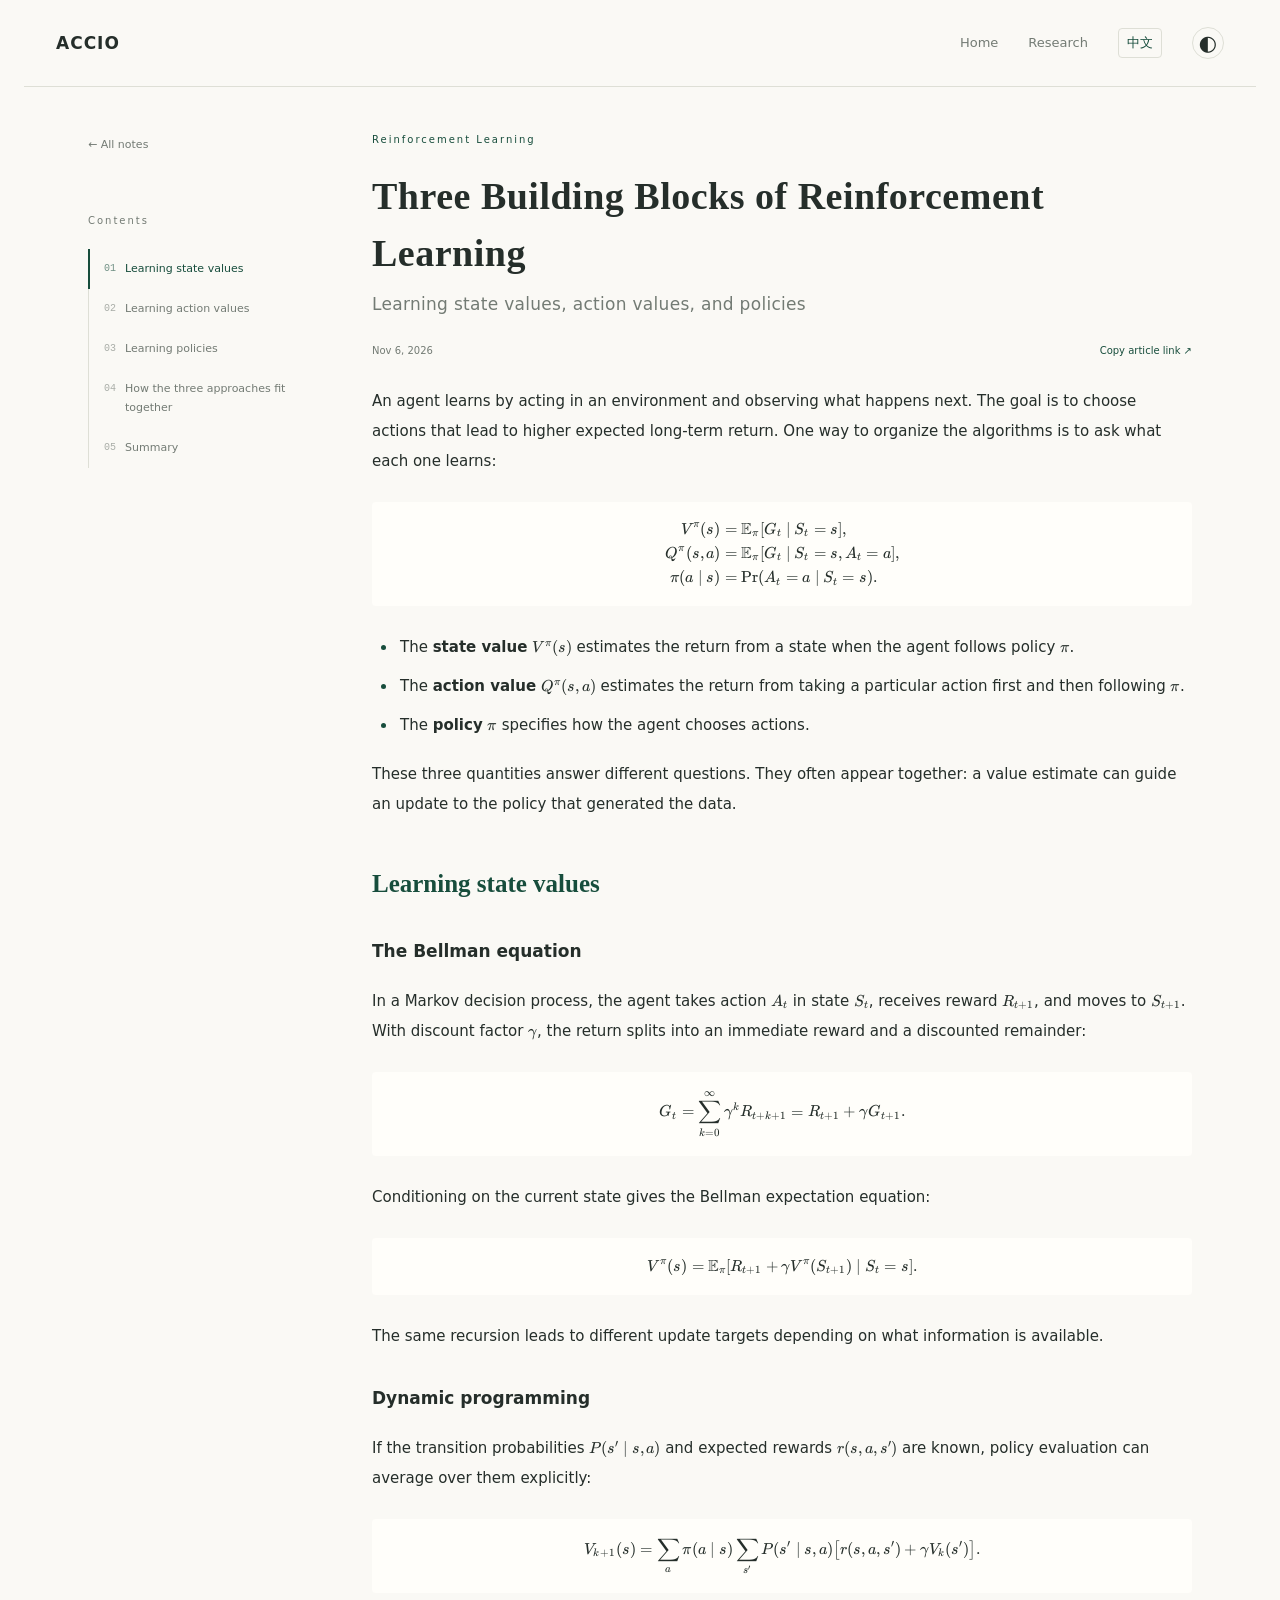
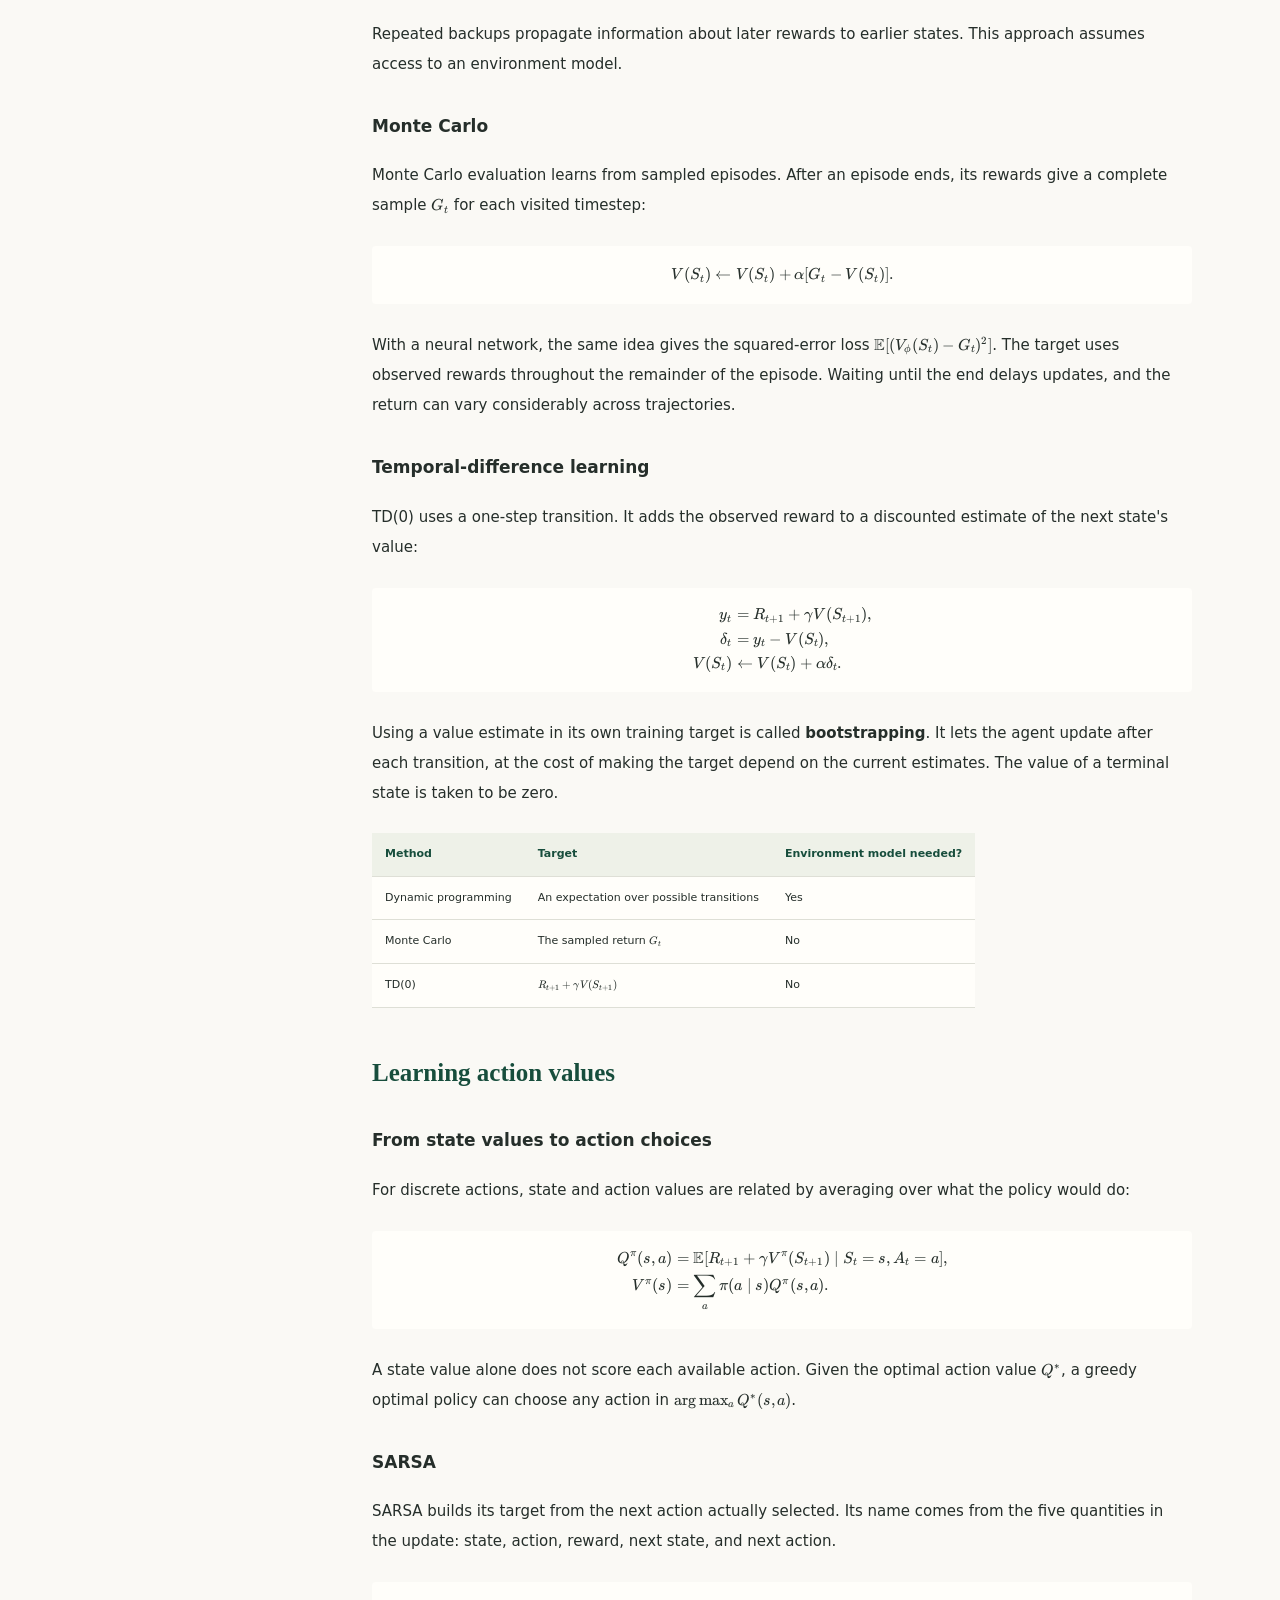
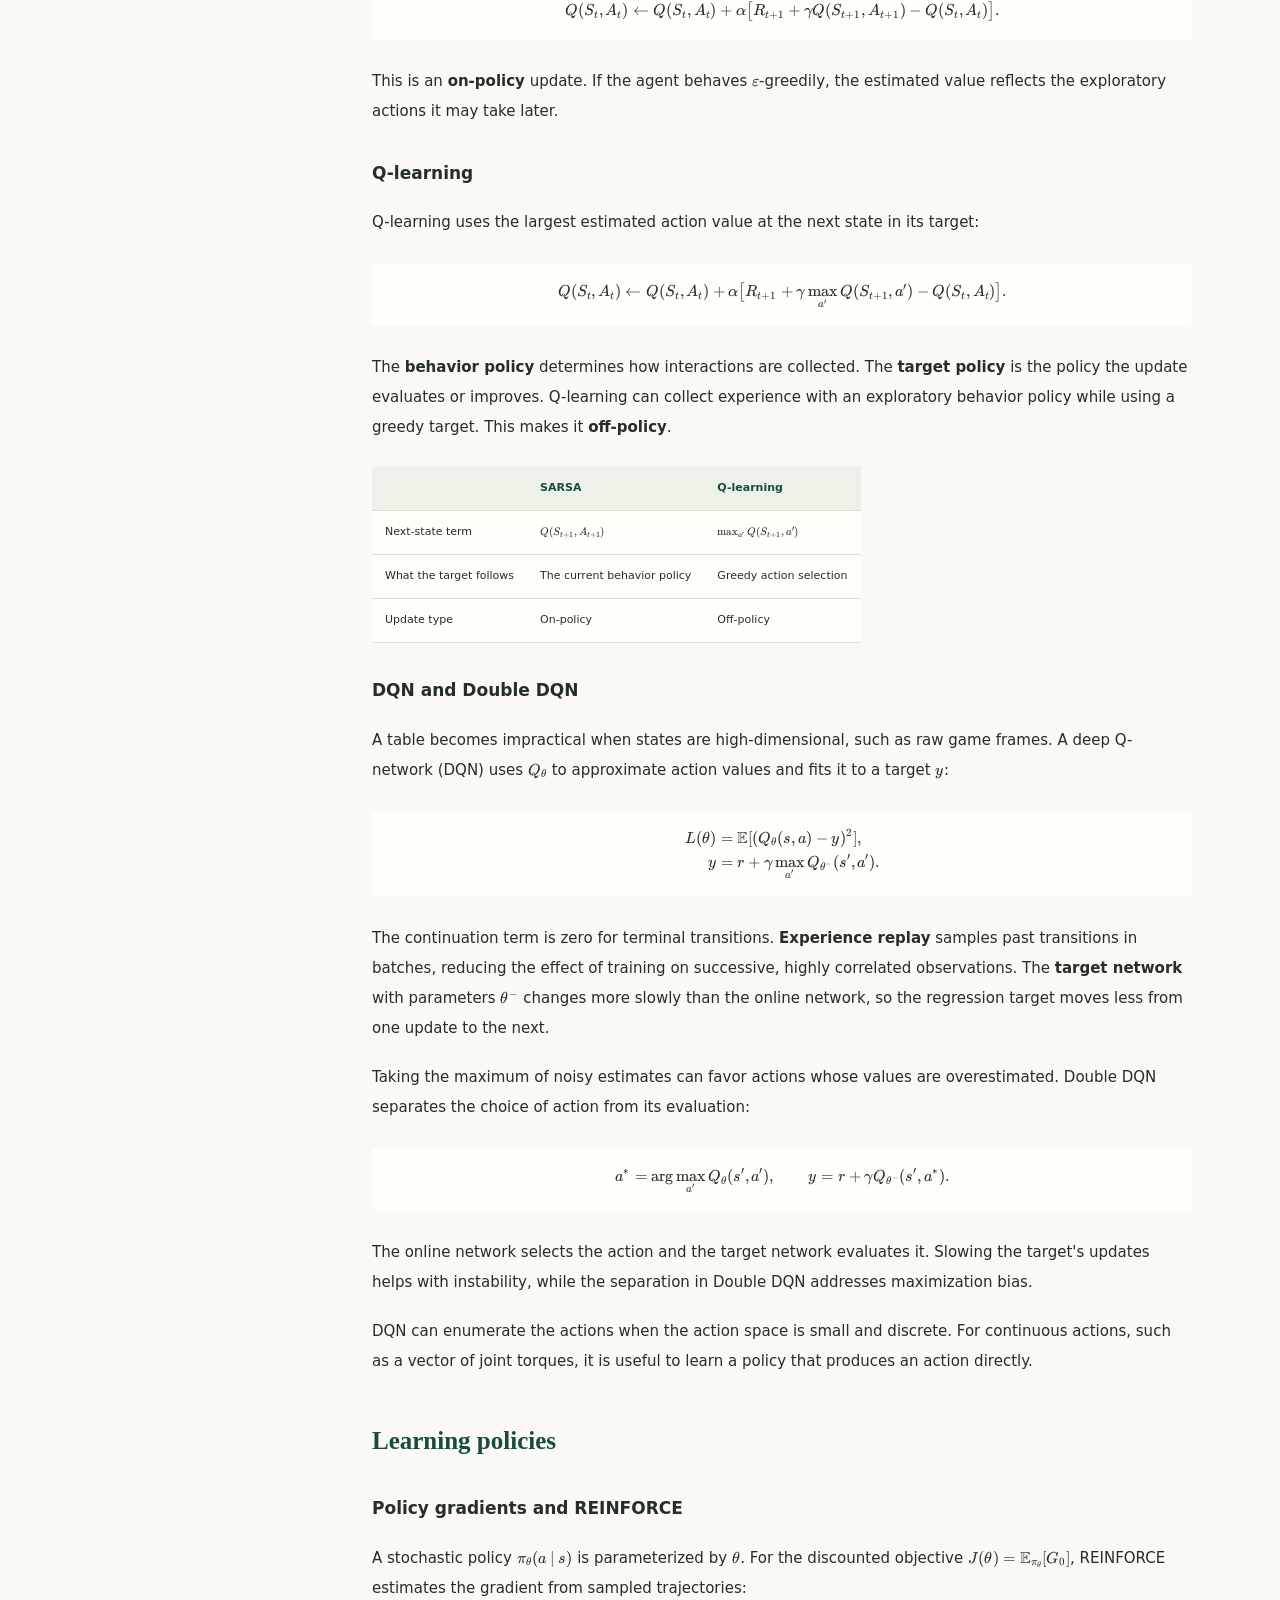
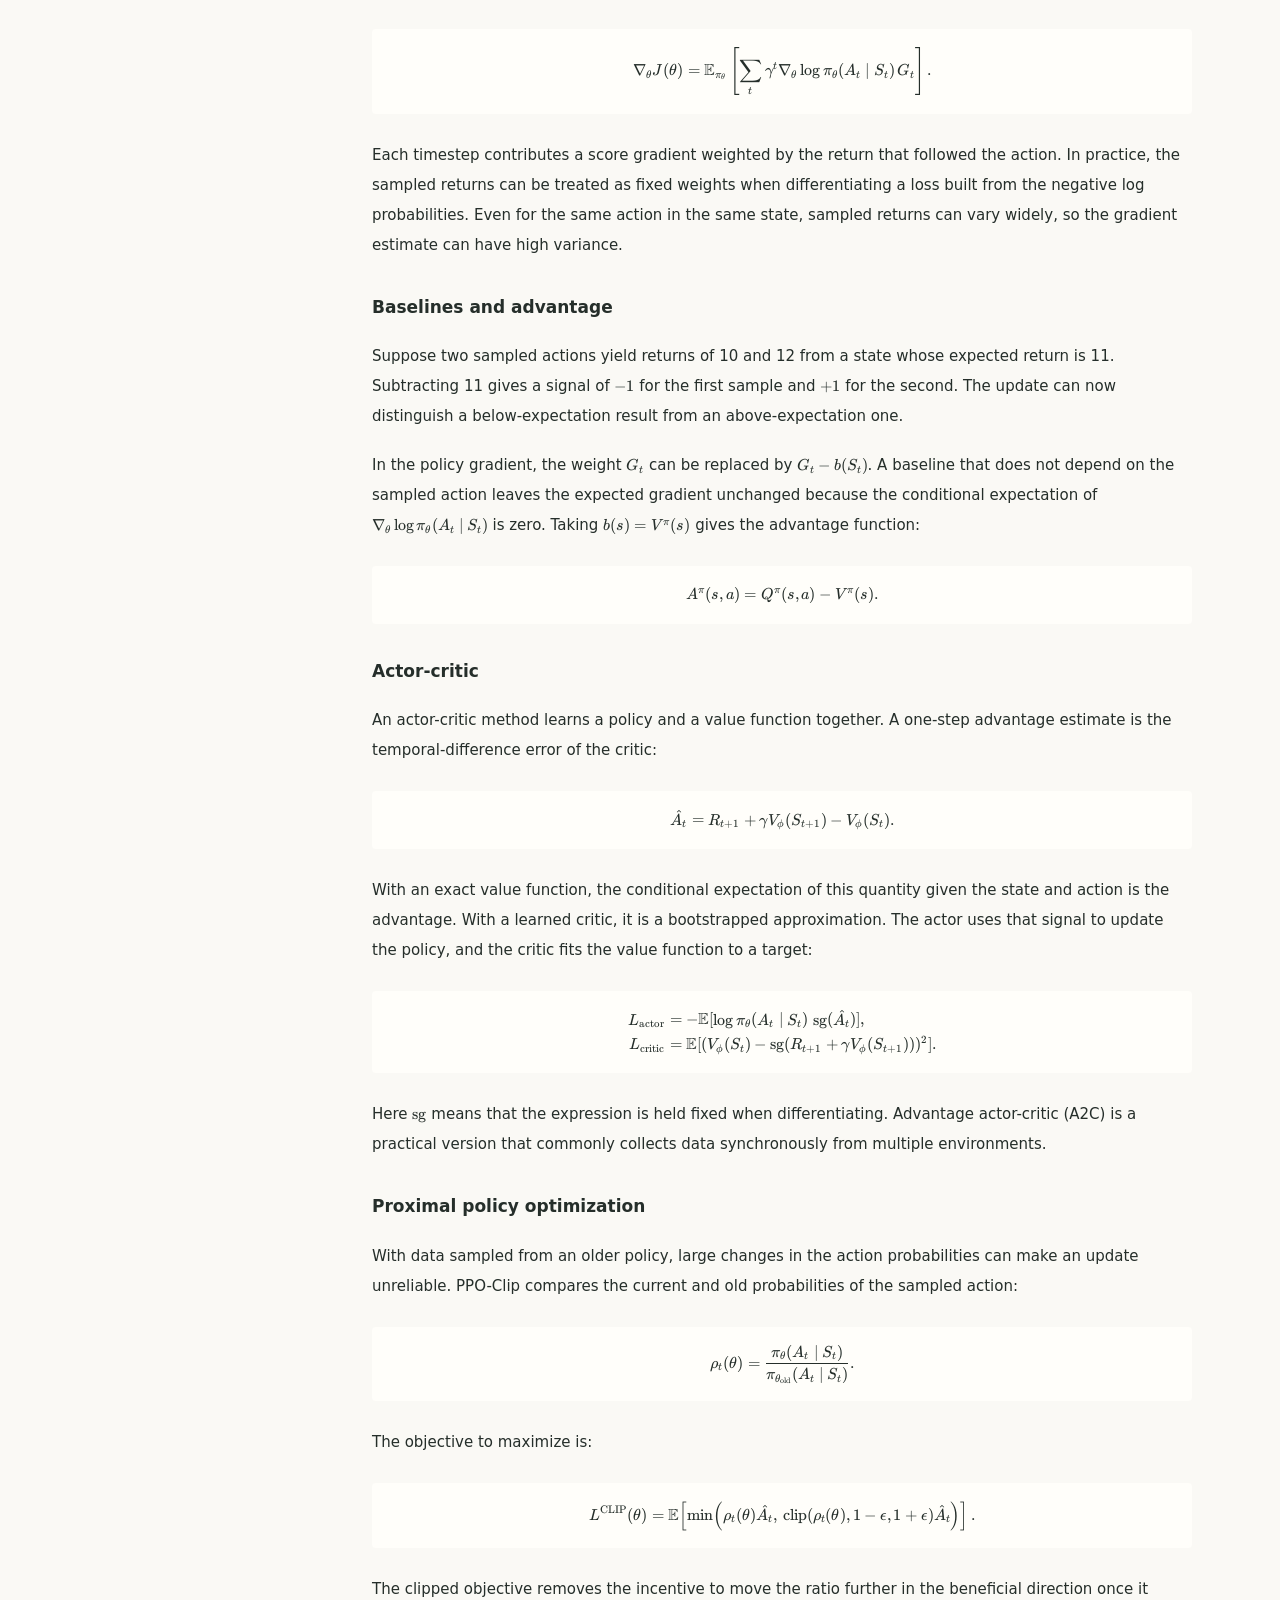
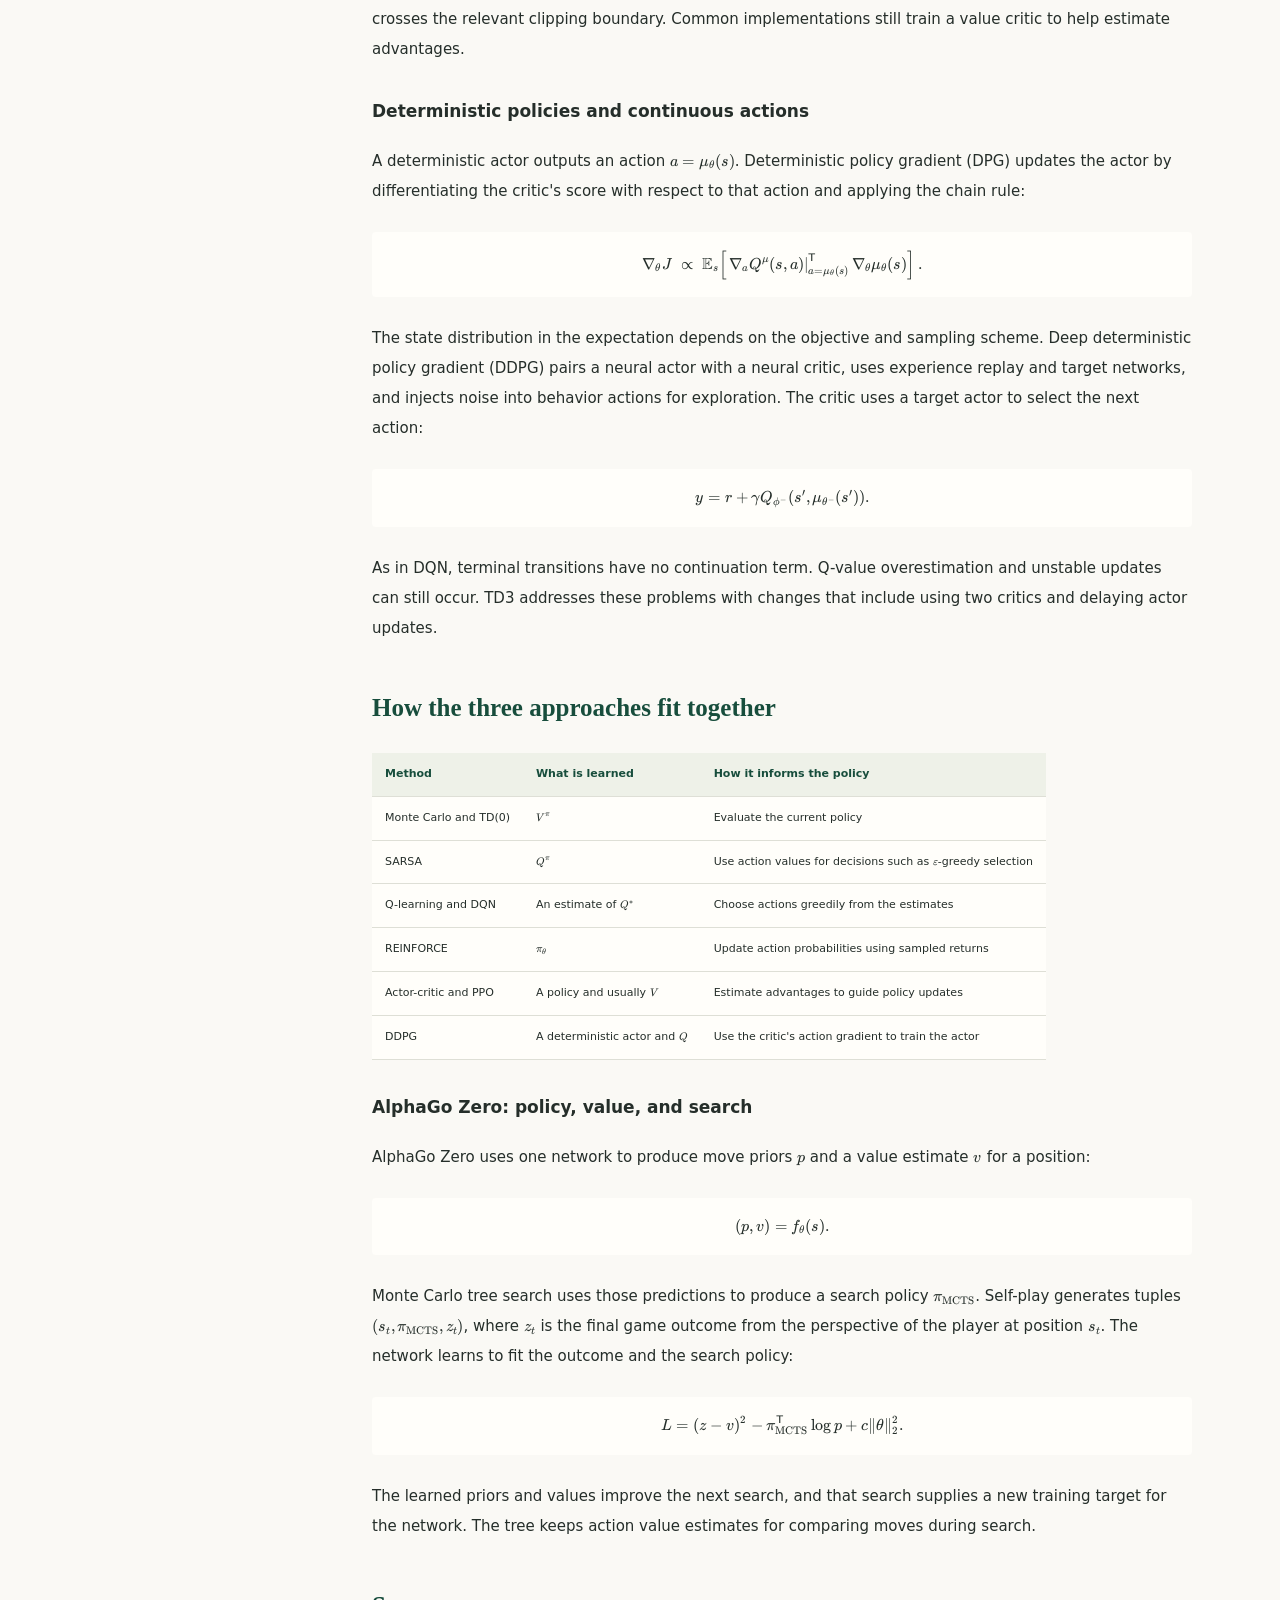
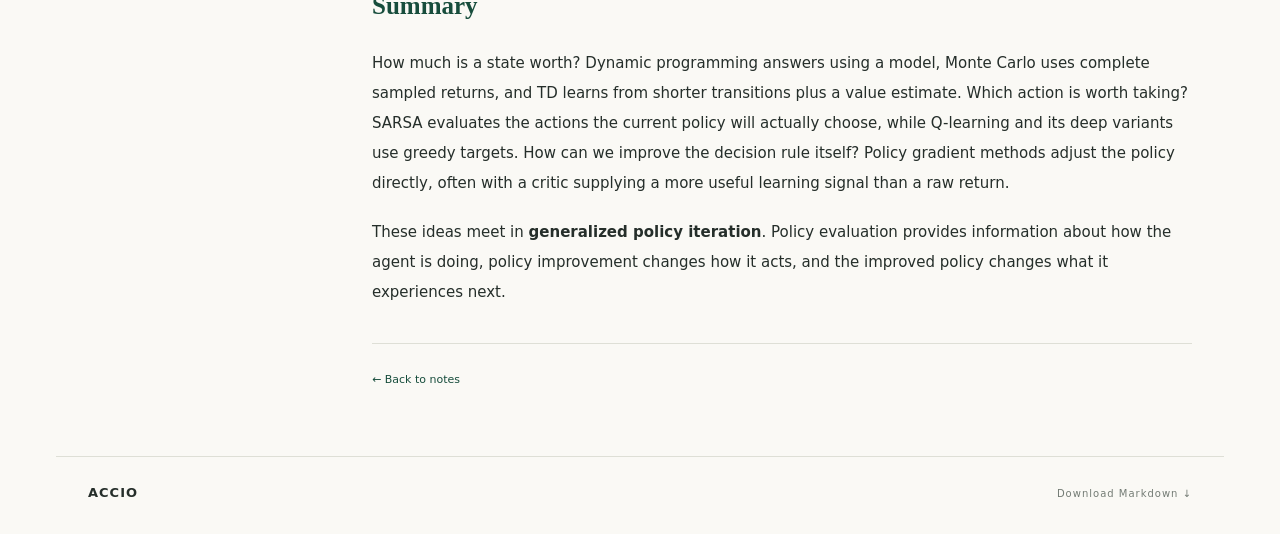
<file: blog/en/reinforcement-learning.html>
<!doctype html>
<html lang="en">
<head>
  <meta charset="utf-8">
  <meta name="viewport" content="width=device-width,initial-scale=1">
  <meta name="description" content="Study notes on state values, action values, and policy optimization, with derivations and algorithm comparisons.">
  <meta name="theme-color" content="#174d3c">
  <title>Three Building Blocks of Reinforcement Learning · ACCIO</title>
  <link rel="canonical" href="https://lomuspg.github.io/blog/en/reinforcement-learning.html">
  <link rel="alternate" hreflang="zh-CN" href="https://lomuspg.github.io/reinforcement-learning.html">
  <link rel="alternate" hreflang="en" href="https://lomuspg.github.io/blog/en/reinforcement-learning.html">
  <link rel="icon" href="/assets/favicon.svg" type="image/svg+xml">
  <link rel="stylesheet" href="/assets/style.css?v=blog-languages">
  <link rel="stylesheet" href="/assets/katex.min.css">
  <script>try { if (localStorage.getItem("notes-theme") === "dark") document.documentElement.dataset.theme = "dark"; } catch {}</script>
</head>
<body>
  <header class="site-header">
    <a class="brand personal-brand" href="/blog/en/">ACCIO</a>
    <nav aria-label="Main navigation">
      <a href="/">Home</a>
      <a href="/research/">Research</a>
      <a class="language-switch" href="/reinforcement-learning.html" lang="zh-CN" hreflang="zh-CN">中文</a>
      <button type="button" class="theme-toggle" aria-label="Switch color theme" title="Switch color theme">◐</button>
    </nav>
  </header>
  <div class="progress-bar" aria-hidden="true"></div>
  <main class="article-layout">
    <aside class="article-aside">
      <a class="back-link" href="/blog/en/#notes">← All notes</a>
      <div class="toc-sticky">
        <div class="tiny-label">Contents</div>
        <nav class="toc" aria-label="Table of contents">
          <a href="#section-1"><span>01</span>Learning state values</a>
          <a href="#section-6"><span>02</span>Learning action values</a>
          <a href="#section-13"><span>03</span>Learning policies</a>
          <a href="#section-19"><span>04</span>How the three approaches fit together</a>
          <a href="#section-21"><span>05</span>Summary</a>
        </nav>
      </div>
    </aside>
    <div class="article-column">
      <header class="article-header">
        <div class="eyebrow">Reinforcement Learning</div>
        <h1>Three Building Blocks of Reinforcement Learning</h1>
        <p class="article-subtitle">Learning state values, action values, and policies</p>
        <div class="article-meta"><time datetime="2026-11-06">Nov 6, 2026</time><button type="button" id="copy-link">Copy article link ↗</button></div>
      </header>
      <details class="mobile-toc">
        <summary>Contents</summary>
        <nav aria-label="Table of contents">
          <a href="#section-1"><span>01</span>Learning state values</a>
          <a href="#section-6"><span>02</span>Learning action values</a>
          <a href="#section-13"><span>03</span>Learning policies</a>
          <a href="#section-19"><span>04</span>How the three approaches fit together</a>
          <a href="#section-21"><span>05</span>Summary</a>
        </nav>
      </details>
      <article class="prose">
<p>An agent learns by acting in an environment and observing what happens next. The goal is to choose actions that lead to higher expected long-term return. One way to organize the algorithms is to ask what each one learns:</p>
<section><eqn><span class="katex-display"><span class="katex"><span class="katex-mathml"><math xmlns="http://www.w3.org/1998/Math/MathML" display="block"><semantics><mtable rowspacing="0.25em" columnalign="right left" columnspacing="0em"><mtr><mtd><mstyle scriptlevel="0" displaystyle="true"><mrow><msup><mi>V</mi><mi>π</mi></msup><mo stretchy="false">(</mo><mi>s</mi><mo stretchy="false">)</mo></mrow></mstyle></mtd><mtd><mstyle scriptlevel="0" displaystyle="true"><mrow><mrow></mrow><mo>=</mo><msub><mi mathvariant="double-struck">E</mi><mi>π</mi></msub><mo stretchy="false">[</mo><msub><mi>G</mi><mi>t</mi></msub><mo>∣</mo><msub><mi>S</mi><mi>t</mi></msub><mo>=</mo><mi>s</mi><mo stretchy="false">]</mo><mo separator="true">,</mo></mrow></mstyle></mtd></mtr><mtr><mtd><mstyle scriptlevel="0" displaystyle="true"><mrow><msup><mi>Q</mi><mi>π</mi></msup><mo stretchy="false">(</mo><mi>s</mi><mo separator="true">,</mo><mi>a</mi><mo stretchy="false">)</mo></mrow></mstyle></mtd><mtd><mstyle scriptlevel="0" displaystyle="true"><mrow><mrow></mrow><mo>=</mo><msub><mi mathvariant="double-struck">E</mi><mi>π</mi></msub><mo stretchy="false">[</mo><msub><mi>G</mi><mi>t</mi></msub><mo>∣</mo><msub><mi>S</mi><mi>t</mi></msub><mo>=</mo><mi>s</mi><mo separator="true">,</mo><msub><mi>A</mi><mi>t</mi></msub><mo>=</mo><mi>a</mi><mo stretchy="false">]</mo><mo separator="true">,</mo></mrow></mstyle></mtd></mtr><mtr><mtd><mstyle scriptlevel="0" displaystyle="true"><mrow><mi>π</mi><mo stretchy="false">(</mo><mi>a</mi><mo>∣</mo><mi>s</mi><mo stretchy="false">)</mo></mrow></mstyle></mtd><mtd><mstyle scriptlevel="0" displaystyle="true"><mrow><mrow></mrow><mo>=</mo><mi>Pr</mi><mo>⁡</mo><mo stretchy="false">(</mo><msub><mi>A</mi><mi>t</mi></msub><mo>=</mo><mi>a</mi><mo>∣</mo><msub><mi>S</mi><mi>t</mi></msub><mo>=</mo><mi>s</mi><mo stretchy="false">)</mo><mi mathvariant="normal">.</mi></mrow></mstyle></mtd></mtr></mtable><annotation encoding="application/x-tex">
\begin{aligned}
V^\pi(s) &amp;= \mathbb E_\pi[G_t \mid S_t=s],\\
Q^\pi(s,a) &amp;= \mathbb E_\pi[G_t \mid S_t=s,A_t=a],\\
\pi(a\mid s) &amp;= \Pr(A_t=a\mid S_t=s).
\end{aligned}
</annotation></semantics></math></span><span class="katex-html" aria-hidden="true"><span class="katex-base"><span class="katex-strut" style="height:4.2em;vertical-align:-1.85em;"></span><span class="mord"><span class="mtable"><span class="col-align-r"><span class="vlist-t vlist-t2"><span class="vlist-r"><span class="vlist" style="height:2.35em;"><span style="top:-4.51em;"><span class="pstrut" style="height:3em;"></span><span class="mord"><span class="mord"><span class="mord mathnormal" style="margin-right:0.2222em;">V</span><span class="msupsub"><span class="vlist-t"><span class="vlist-r"><span class="vlist" style="height:0.7144em;"><span style="top:-3.113em;margin-right:0.05em;"><span class="pstrut" style="height:2.7em;"></span><span class="katex-sizing reset-size6 size3 mtight"><span class="mord mathnormal mtight" style="margin-right:0.0359em;">π</span></span></span></span></span></span></span></span><span class="mopen">(</span><span class="mord mathnormal">s</span><span class="mclose">)</span></span></span><span style="top:-3.01em;"><span class="pstrut" style="height:3em;"></span><span class="mord"><span class="mord"><span class="mord mathnormal">Q</span><span class="msupsub"><span class="vlist-t"><span class="vlist-r"><span class="vlist" style="height:0.7144em;"><span style="top:-3.113em;margin-right:0.05em;"><span class="pstrut" style="height:2.7em;"></span><span class="katex-sizing reset-size6 size3 mtight"><span class="mord mathnormal mtight" style="margin-right:0.0359em;">π</span></span></span></span></span></span></span></span><span class="mopen">(</span><span class="mord mathnormal">s</span><span class="mpunct">,</span><span class="mspace" style="margin-right:0.1667em;"></span><span class="mord mathnormal">a</span><span class="mclose">)</span></span></span><span style="top:-1.51em;"><span class="pstrut" style="height:3em;"></span><span class="mord"><span class="mord mathnormal" style="margin-right:0.0359em;">π</span><span class="mopen">(</span><span class="mord mathnormal">a</span><span class="mspace" style="margin-right:0.2778em;"></span><span class="mrel">∣</span><span class="mspace" style="margin-right:0.2778em;"></span><span class="mord mathnormal">s</span><span class="mclose">)</span></span></span></span><span class="vlist-s">​</span></span><span class="vlist-r"><span class="vlist" style="height:1.85em;"><span></span></span></span></span></span><span class="col-align-l"><span class="vlist-t vlist-t2"><span class="vlist-r"><span class="vlist" style="height:2.35em;"><span style="top:-4.51em;"><span class="pstrut" style="height:3em;"></span><span class="mord"><span class="mord"></span><span class="mspace" style="margin-right:0.2778em;"></span><span class="mrel">=</span><span class="mspace" style="margin-right:0.2778em;"></span><span class="mord"><span class="mord mathbb">E</span><span class="msupsub"><span class="vlist-t vlist-t2"><span class="vlist-r"><span class="vlist" style="height:0.1514em;"><span style="top:-2.55em;margin-left:0em;margin-right:0.05em;"><span class="pstrut" style="height:2.7em;"></span><span class="katex-sizing reset-size6 size3 mtight"><span class="mord mathnormal mtight" style="margin-right:0.0359em;">π</span></span></span></span><span class="vlist-s">​</span></span><span class="vlist-r"><span class="vlist" style="height:0.15em;"><span></span></span></span></span></span></span><span class="mopen">[</span><span class="mord"><span class="mord mathnormal">G</span><span class="msupsub"><span class="vlist-t vlist-t2"><span class="vlist-r"><span class="vlist" style="height:0.2806em;"><span style="top:-2.55em;margin-left:0em;margin-right:0.05em;"><span class="pstrut" style="height:2.7em;"></span><span class="katex-sizing reset-size6 size3 mtight"><span class="mord mathnormal mtight">t</span></span></span></span><span class="vlist-s">​</span></span><span class="vlist-r"><span class="vlist" style="height:0.15em;"><span></span></span></span></span></span></span><span class="mspace" style="margin-right:0.2778em;"></span><span class="mrel">∣</span><span class="mspace" style="margin-right:0.2778em;"></span><span class="mord"><span class="mord mathnormal" style="margin-right:0.0576em;">S</span><span class="msupsub"><span class="vlist-t vlist-t2"><span class="vlist-r"><span class="vlist" style="height:0.2806em;"><span style="top:-2.55em;margin-left:-0.0576em;margin-right:0.05em;"><span class="pstrut" style="height:2.7em;"></span><span class="katex-sizing reset-size6 size3 mtight"><span class="mord mathnormal mtight">t</span></span></span></span><span class="vlist-s">​</span></span><span class="vlist-r"><span class="vlist" style="height:0.15em;"><span></span></span></span></span></span></span><span class="mspace" style="margin-right:0.2778em;"></span><span class="mrel">=</span><span class="mspace" style="margin-right:0.2778em;"></span><span class="mord mathnormal">s</span><span class="mclose">]</span><span class="mpunct">,</span></span></span><span style="top:-3.01em;"><span class="pstrut" style="height:3em;"></span><span class="mord"><span class="mord"></span><span class="mspace" style="margin-right:0.2778em;"></span><span class="mrel">=</span><span class="mspace" style="margin-right:0.2778em;"></span><span class="mord"><span class="mord mathbb">E</span><span class="msupsub"><span class="vlist-t vlist-t2"><span class="vlist-r"><span class="vlist" style="height:0.1514em;"><span style="top:-2.55em;margin-left:0em;margin-right:0.05em;"><span class="pstrut" style="height:2.7em;"></span><span class="katex-sizing reset-size6 size3 mtight"><span class="mord mathnormal mtight" style="margin-right:0.0359em;">π</span></span></span></span><span class="vlist-s">​</span></span><span class="vlist-r"><span class="vlist" style="height:0.15em;"><span></span></span></span></span></span></span><span class="mopen">[</span><span class="mord"><span class="mord mathnormal">G</span><span class="msupsub"><span class="vlist-t vlist-t2"><span class="vlist-r"><span class="vlist" style="height:0.2806em;"><span style="top:-2.55em;margin-left:0em;margin-right:0.05em;"><span class="pstrut" style="height:2.7em;"></span><span class="katex-sizing reset-size6 size3 mtight"><span class="mord mathnormal mtight">t</span></span></span></span><span class="vlist-s">​</span></span><span class="vlist-r"><span class="vlist" style="height:0.15em;"><span></span></span></span></span></span></span><span class="mspace" style="margin-right:0.2778em;"></span><span class="mrel">∣</span><span class="mspace" style="margin-right:0.2778em;"></span><span class="mord"><span class="mord mathnormal" style="margin-right:0.0576em;">S</span><span class="msupsub"><span class="vlist-t vlist-t2"><span class="vlist-r"><span class="vlist" style="height:0.2806em;"><span style="top:-2.55em;margin-left:-0.0576em;margin-right:0.05em;"><span class="pstrut" style="height:2.7em;"></span><span class="katex-sizing reset-size6 size3 mtight"><span class="mord mathnormal mtight">t</span></span></span></span><span class="vlist-s">​</span></span><span class="vlist-r"><span class="vlist" style="height:0.15em;"><span></span></span></span></span></span></span><span class="mspace" style="margin-right:0.2778em;"></span><span class="mrel">=</span><span class="mspace" style="margin-right:0.2778em;"></span><span class="mord mathnormal">s</span><span class="mpunct">,</span><span class="mspace" style="margin-right:0.1667em;"></span><span class="mord"><span class="mord mathnormal">A</span><span class="msupsub"><span class="vlist-t vlist-t2"><span class="vlist-r"><span class="vlist" style="height:0.2806em;"><span style="top:-2.55em;margin-left:0em;margin-right:0.05em;"><span class="pstrut" style="height:2.7em;"></span><span class="katex-sizing reset-size6 size3 mtight"><span class="mord mathnormal mtight">t</span></span></span></span><span class="vlist-s">​</span></span><span class="vlist-r"><span class="vlist" style="height:0.15em;"><span></span></span></span></span></span></span><span class="mspace" style="margin-right:0.2778em;"></span><span class="mrel">=</span><span class="mspace" style="margin-right:0.2778em;"></span><span class="mord mathnormal">a</span><span class="mclose">]</span><span class="mpunct">,</span></span></span><span style="top:-1.51em;"><span class="pstrut" style="height:3em;"></span><span class="mord"><span class="mord"></span><span class="mspace" style="margin-right:0.2778em;"></span><span class="mrel">=</span><span class="mspace" style="margin-right:0.2778em;"></span><span class="mop">Pr</span><span class="mopen">(</span><span class="mord"><span class="mord mathnormal">A</span><span class="msupsub"><span class="vlist-t vlist-t2"><span class="vlist-r"><span class="vlist" style="height:0.2806em;"><span style="top:-2.55em;margin-left:0em;margin-right:0.05em;"><span class="pstrut" style="height:2.7em;"></span><span class="katex-sizing reset-size6 size3 mtight"><span class="mord mathnormal mtight">t</span></span></span></span><span class="vlist-s">​</span></span><span class="vlist-r"><span class="vlist" style="height:0.15em;"><span></span></span></span></span></span></span><span class="mspace" style="margin-right:0.2778em;"></span><span class="mrel">=</span><span class="mspace" style="margin-right:0.2778em;"></span><span class="mord mathnormal">a</span><span class="mspace" style="margin-right:0.2778em;"></span><span class="mrel">∣</span><span class="mspace" style="margin-right:0.2778em;"></span><span class="mord"><span class="mord mathnormal" style="margin-right:0.0576em;">S</span><span class="msupsub"><span class="vlist-t vlist-t2"><span class="vlist-r"><span class="vlist" style="height:0.2806em;"><span style="top:-2.55em;margin-left:-0.0576em;margin-right:0.05em;"><span class="pstrut" style="height:2.7em;"></span><span class="katex-sizing reset-size6 size3 mtight"><span class="mord mathnormal mtight">t</span></span></span></span><span class="vlist-s">​</span></span><span class="vlist-r"><span class="vlist" style="height:0.15em;"><span></span></span></span></span></span></span><span class="mspace" style="margin-right:0.2778em;"></span><span class="mrel">=</span><span class="mspace" style="margin-right:0.2778em;"></span><span class="mord mathnormal">s</span><span class="mclose">)</span><span class="mord">.</span></span></span></span><span class="vlist-s">​</span></span><span class="vlist-r"><span class="vlist" style="height:1.85em;"><span></span></span></span></span></span></span></span></span></span></span></span></eqn></section><ul>
<li>The <strong>state value</strong> <eq><span class="katex"><span class="katex-mathml"><math xmlns="http://www.w3.org/1998/Math/MathML"><semantics><mrow><msup><mi>V</mi><mi>π</mi></msup><mo stretchy="false">(</mo><mi>s</mi><mo stretchy="false">)</mo></mrow><annotation encoding="application/x-tex">V^\pi(s)</annotation></semantics></math></span><span class="katex-html" aria-hidden="true"><span class="katex-base"><span class="katex-strut" style="height:1em;vertical-align:-0.25em;"></span><span class="mord"><span class="mord mathnormal" style="margin-right:0.2222em;">V</span><span class="msupsub"><span class="vlist-t"><span class="vlist-r"><span class="vlist" style="height:0.6644em;"><span style="top:-3.063em;margin-right:0.05em;"><span class="pstrut" style="height:2.7em;"></span><span class="katex-sizing reset-size6 size3 mtight"><span class="mord mathnormal mtight" style="margin-right:0.0359em;">π</span></span></span></span></span></span></span></span><span class="mopen">(</span><span class="mord mathnormal">s</span><span class="mclose">)</span></span></span></span></eq> estimates the return from a state when the agent follows policy <eq><span class="katex"><span class="katex-mathml"><math xmlns="http://www.w3.org/1998/Math/MathML"><semantics><mrow><mi>π</mi></mrow><annotation encoding="application/x-tex">\pi</annotation></semantics></math></span><span class="katex-html" aria-hidden="true"><span class="katex-base"><span class="katex-strut" style="height:0.4306em;"></span><span class="mord mathnormal" style="margin-right:0.0359em;">π</span></span></span></span></eq>.</li>
<li>The <strong>action value</strong> <eq><span class="katex"><span class="katex-mathml"><math xmlns="http://www.w3.org/1998/Math/MathML"><semantics><mrow><msup><mi>Q</mi><mi>π</mi></msup><mo stretchy="false">(</mo><mi>s</mi><mo separator="true">,</mo><mi>a</mi><mo stretchy="false">)</mo></mrow><annotation encoding="application/x-tex">Q^\pi(s,a)</annotation></semantics></math></span><span class="katex-html" aria-hidden="true"><span class="katex-base"><span class="katex-strut" style="height:1em;vertical-align:-0.25em;"></span><span class="mord"><span class="mord mathnormal">Q</span><span class="msupsub"><span class="vlist-t"><span class="vlist-r"><span class="vlist" style="height:0.6644em;"><span style="top:-3.063em;margin-right:0.05em;"><span class="pstrut" style="height:2.7em;"></span><span class="katex-sizing reset-size6 size3 mtight"><span class="mord mathnormal mtight" style="margin-right:0.0359em;">π</span></span></span></span></span></span></span></span><span class="mopen">(</span><span class="mord mathnormal">s</span><span class="mpunct">,</span><span class="mspace" style="margin-right:0.1667em;"></span><span class="mord mathnormal">a</span><span class="mclose">)</span></span></span></span></eq> estimates the return from taking a particular action first and then following <eq><span class="katex"><span class="katex-mathml"><math xmlns="http://www.w3.org/1998/Math/MathML"><semantics><mrow><mi>π</mi></mrow><annotation encoding="application/x-tex">\pi</annotation></semantics></math></span><span class="katex-html" aria-hidden="true"><span class="katex-base"><span class="katex-strut" style="height:0.4306em;"></span><span class="mord mathnormal" style="margin-right:0.0359em;">π</span></span></span></span></eq>.</li>
<li>The <strong>policy</strong> <eq><span class="katex"><span class="katex-mathml"><math xmlns="http://www.w3.org/1998/Math/MathML"><semantics><mrow><mi>π</mi></mrow><annotation encoding="application/x-tex">\pi</annotation></semantics></math></span><span class="katex-html" aria-hidden="true"><span class="katex-base"><span class="katex-strut" style="height:0.4306em;"></span><span class="mord mathnormal" style="margin-right:0.0359em;">π</span></span></span></span></eq> specifies how the agent chooses actions.</li>
</ul>
<p>These three quantities answer different questions. They often appear together: a value estimate can guide an update to the policy that generated the data.</p>
<h2 id="section-1">Learning state values</h2>
<h3>The Bellman equation</h3>
<p>In a Markov decision process, the agent takes action <eq><span class="katex"><span class="katex-mathml"><math xmlns="http://www.w3.org/1998/Math/MathML"><semantics><mrow><msub><mi>A</mi><mi>t</mi></msub></mrow><annotation encoding="application/x-tex">A_t</annotation></semantics></math></span><span class="katex-html" aria-hidden="true"><span class="katex-base"><span class="katex-strut" style="height:0.8333em;vertical-align:-0.15em;"></span><span class="mord"><span class="mord mathnormal">A</span><span class="msupsub"><span class="vlist-t vlist-t2"><span class="vlist-r"><span class="vlist" style="height:0.2806em;"><span style="top:-2.55em;margin-left:0em;margin-right:0.05em;"><span class="pstrut" style="height:2.7em;"></span><span class="katex-sizing reset-size6 size3 mtight"><span class="mord mathnormal mtight">t</span></span></span></span><span class="vlist-s">​</span></span><span class="vlist-r"><span class="vlist" style="height:0.15em;"><span></span></span></span></span></span></span></span></span></span></eq> in state <eq><span class="katex"><span class="katex-mathml"><math xmlns="http://www.w3.org/1998/Math/MathML"><semantics><mrow><msub><mi>S</mi><mi>t</mi></msub></mrow><annotation encoding="application/x-tex">S_t</annotation></semantics></math></span><span class="katex-html" aria-hidden="true"><span class="katex-base"><span class="katex-strut" style="height:0.8333em;vertical-align:-0.15em;"></span><span class="mord"><span class="mord mathnormal" style="margin-right:0.0576em;">S</span><span class="msupsub"><span class="vlist-t vlist-t2"><span class="vlist-r"><span class="vlist" style="height:0.2806em;"><span style="top:-2.55em;margin-left:-0.0576em;margin-right:0.05em;"><span class="pstrut" style="height:2.7em;"></span><span class="katex-sizing reset-size6 size3 mtight"><span class="mord mathnormal mtight">t</span></span></span></span><span class="vlist-s">​</span></span><span class="vlist-r"><span class="vlist" style="height:0.15em;"><span></span></span></span></span></span></span></span></span></span></eq>, receives reward <eq><span class="katex"><span class="katex-mathml"><math xmlns="http://www.w3.org/1998/Math/MathML"><semantics><mrow><msub><mi>R</mi><mrow><mi>t</mi><mo>+</mo><mn>1</mn></mrow></msub></mrow><annotation encoding="application/x-tex">R_{t+1}</annotation></semantics></math></span><span class="katex-html" aria-hidden="true"><span class="katex-base"><span class="katex-strut" style="height:0.8917em;vertical-align:-0.2083em;"></span><span class="mord"><span class="mord mathnormal" style="margin-right:0.0077em;">R</span><span class="msupsub"><span class="vlist-t vlist-t2"><span class="vlist-r"><span class="vlist" style="height:0.3011em;"><span style="top:-2.55em;margin-left:-0.0077em;margin-right:0.05em;"><span class="pstrut" style="height:2.7em;"></span><span class="katex-sizing reset-size6 size3 mtight"><span class="mord mtight"><span class="mord mathnormal mtight">t</span><span class="mbin mtight">+</span><span class="mord mtight">1</span></span></span></span></span><span class="vlist-s">​</span></span><span class="vlist-r"><span class="vlist" style="height:0.2083em;"><span></span></span></span></span></span></span></span></span></span></eq>, and moves to <eq><span class="katex"><span class="katex-mathml"><math xmlns="http://www.w3.org/1998/Math/MathML"><semantics><mrow><msub><mi>S</mi><mrow><mi>t</mi><mo>+</mo><mn>1</mn></mrow></msub></mrow><annotation encoding="application/x-tex">S_{t+1}</annotation></semantics></math></span><span class="katex-html" aria-hidden="true"><span class="katex-base"><span class="katex-strut" style="height:0.8917em;vertical-align:-0.2083em;"></span><span class="mord"><span class="mord mathnormal" style="margin-right:0.0576em;">S</span><span class="msupsub"><span class="vlist-t vlist-t2"><span class="vlist-r"><span class="vlist" style="height:0.3011em;"><span style="top:-2.55em;margin-left:-0.0576em;margin-right:0.05em;"><span class="pstrut" style="height:2.7em;"></span><span class="katex-sizing reset-size6 size3 mtight"><span class="mord mtight"><span class="mord mathnormal mtight">t</span><span class="mbin mtight">+</span><span class="mord mtight">1</span></span></span></span></span><span class="vlist-s">​</span></span><span class="vlist-r"><span class="vlist" style="height:0.2083em;"><span></span></span></span></span></span></span></span></span></span></eq>. With discount factor <eq><span class="katex"><span class="katex-mathml"><math xmlns="http://www.w3.org/1998/Math/MathML"><semantics><mrow><mi>γ</mi></mrow><annotation encoding="application/x-tex">\gamma</annotation></semantics></math></span><span class="katex-html" aria-hidden="true"><span class="katex-base"><span class="katex-strut" style="height:0.625em;vertical-align:-0.1944em;"></span><span class="mord mathnormal" style="margin-right:0.0556em;">γ</span></span></span></span></eq>, the return splits into an immediate reward and a discounted remainder:</p>
<section><eqn><span class="katex-display"><span class="katex"><span class="katex-mathml"><math xmlns="http://www.w3.org/1998/Math/MathML" display="block"><semantics><mrow><msub><mi>G</mi><mi>t</mi></msub><mo>=</mo><munderover><mo>∑</mo><mrow><mi>k</mi><mo>=</mo><mn>0</mn></mrow><mi mathvariant="normal">∞</mi></munderover><msup><mi>γ</mi><mi>k</mi></msup><msub><mi>R</mi><mrow><mi>t</mi><mo>+</mo><mi>k</mi><mo>+</mo><mn>1</mn></mrow></msub><mo>=</mo><msub><mi>R</mi><mrow><mi>t</mi><mo>+</mo><mn>1</mn></mrow></msub><mo>+</mo><mi>γ</mi><msub><mi>G</mi><mrow><mi>t</mi><mo>+</mo><mn>1</mn></mrow></msub><mi mathvariant="normal">.</mi></mrow><annotation encoding="application/x-tex">
G_t=\sum_{k=0}^{\infty}\gamma^k R_{t+k+1}
   =R_{t+1}+\gamma G_{t+1}.
</annotation></semantics></math></span><span class="katex-html" aria-hidden="true"><span class="katex-base"><span class="katex-strut" style="height:0.8333em;vertical-align:-0.15em;"></span><span class="mord"><span class="mord mathnormal">G</span><span class="msupsub"><span class="vlist-t vlist-t2"><span class="vlist-r"><span class="vlist" style="height:0.2806em;"><span style="top:-2.55em;margin-left:0em;margin-right:0.05em;"><span class="pstrut" style="height:2.7em;"></span><span class="katex-sizing reset-size6 size3 mtight"><span class="mord mathnormal mtight">t</span></span></span></span><span class="vlist-s">​</span></span><span class="vlist-r"><span class="vlist" style="height:0.15em;"><span></span></span></span></span></span></span><span class="mspace" style="margin-right:0.2778em;"></span><span class="mrel">=</span><span class="mspace" style="margin-right:0.2778em;"></span></span><span class="katex-base"><span class="katex-strut" style="height:2.9535em;vertical-align:-1.3021em;"></span><span class="mop op-limits"><span class="vlist-t vlist-t2"><span class="vlist-r"><span class="vlist" style="height:1.6514em;"><span style="top:-1.8479em;margin-left:0em;"><span class="pstrut" style="height:3.05em;"></span><span class="katex-sizing reset-size6 size3 mtight"><span class="mord mtight"><span class="mord mathnormal mtight" style="margin-right:0.0315em;">k</span><span class="mrel mtight">=</span><span class="mord mtight">0</span></span></span></span><span style="top:-3.05em;"><span class="pstrut" style="height:3.05em;"></span><span><span class="mop op-symbol large-op">∑</span></span></span><span style="top:-4.3em;margin-left:0em;"><span class="pstrut" style="height:3.05em;"></span><span class="katex-sizing reset-size6 size3 mtight"><span class="mord mtight"><span class="mord mtight">∞</span></span></span></span></span><span class="vlist-s">​</span></span><span class="vlist-r"><span class="vlist" style="height:1.3021em;"><span></span></span></span></span></span><span class="mspace" style="margin-right:0.1667em;"></span><span class="mord"><span class="mord mathnormal" style="margin-right:0.0556em;">γ</span><span class="msupsub"><span class="vlist-t"><span class="vlist-r"><span class="vlist" style="height:0.8991em;"><span style="top:-3.113em;margin-right:0.05em;"><span class="pstrut" style="height:2.7em;"></span><span class="katex-sizing reset-size6 size3 mtight"><span class="mord mathnormal mtight" style="margin-right:0.0315em;">k</span></span></span></span></span></span></span></span><span class="mord"><span class="mord mathnormal" style="margin-right:0.0077em;">R</span><span class="msupsub"><span class="vlist-t vlist-t2"><span class="vlist-r"><span class="vlist" style="height:0.3361em;"><span style="top:-2.55em;margin-left:-0.0077em;margin-right:0.05em;"><span class="pstrut" style="height:2.7em;"></span><span class="katex-sizing reset-size6 size3 mtight"><span class="mord mtight"><span class="mord mathnormal mtight">t</span><span class="mbin mtight">+</span><span class="mord mathnormal mtight" style="margin-right:0.0315em;">k</span><span class="mbin mtight">+</span><span class="mord mtight">1</span></span></span></span></span><span class="vlist-s">​</span></span><span class="vlist-r"><span class="vlist" style="height:0.2083em;"><span></span></span></span></span></span></span><span class="mspace" style="margin-right:0.2778em;"></span><span class="mrel">=</span><span class="mspace" style="margin-right:0.2778em;"></span></span><span class="katex-base"><span class="katex-strut" style="height:0.8917em;vertical-align:-0.2083em;"></span><span class="mord"><span class="mord mathnormal" style="margin-right:0.0077em;">R</span><span class="msupsub"><span class="vlist-t vlist-t2"><span class="vlist-r"><span class="vlist" style="height:0.3011em;"><span style="top:-2.55em;margin-left:-0.0077em;margin-right:0.05em;"><span class="pstrut" style="height:2.7em;"></span><span class="katex-sizing reset-size6 size3 mtight"><span class="mord mtight"><span class="mord mathnormal mtight">t</span><span class="mbin mtight">+</span><span class="mord mtight">1</span></span></span></span></span><span class="vlist-s">​</span></span><span class="vlist-r"><span class="vlist" style="height:0.2083em;"><span></span></span></span></span></span></span><span class="mspace" style="margin-right:0.2222em;"></span><span class="mbin">+</span><span class="mspace" style="margin-right:0.2222em;"></span></span><span class="katex-base"><span class="katex-strut" style="height:0.8917em;vertical-align:-0.2083em;"></span><span class="mord mathnormal" style="margin-right:0.0556em;">γ</span><span class="mord"><span class="mord mathnormal">G</span><span class="msupsub"><span class="vlist-t vlist-t2"><span class="vlist-r"><span class="vlist" style="height:0.3011em;"><span style="top:-2.55em;margin-left:0em;margin-right:0.05em;"><span class="pstrut" style="height:2.7em;"></span><span class="katex-sizing reset-size6 size3 mtight"><span class="mord mtight"><span class="mord mathnormal mtight">t</span><span class="mbin mtight">+</span><span class="mord mtight">1</span></span></span></span></span><span class="vlist-s">​</span></span><span class="vlist-r"><span class="vlist" style="height:0.2083em;"><span></span></span></span></span></span></span><span class="mord">.</span></span></span></span></span></eqn></section><p>Conditioning on the current state gives the Bellman expectation equation:</p>
<section><eqn><span class="katex-display"><span class="katex"><span class="katex-mathml"><math xmlns="http://www.w3.org/1998/Math/MathML" display="block"><semantics><mrow><msup><mi>V</mi><mi>π</mi></msup><mo stretchy="false">(</mo><mi>s</mi><mo stretchy="false">)</mo><mo>=</mo><msub><mi mathvariant="double-struck">E</mi><mi>π</mi></msub><mo stretchy="false">[</mo><msub><mi>R</mi><mrow><mi>t</mi><mo>+</mo><mn>1</mn></mrow></msub><mo>+</mo><mi>γ</mi><msup><mi>V</mi><mi>π</mi></msup><mo stretchy="false">(</mo><msub><mi>S</mi><mrow><mi>t</mi><mo>+</mo><mn>1</mn></mrow></msub><mo stretchy="false">)</mo><mo>∣</mo><msub><mi>S</mi><mi>t</mi></msub><mo>=</mo><mi>s</mi><mo stretchy="false">]</mo><mi mathvariant="normal">.</mi></mrow><annotation encoding="application/x-tex">
V^\pi(s)=\mathbb E_\pi[R_{t+1}+\gamma V^\pi(S_{t+1})\mid S_t=s].
</annotation></semantics></math></span><span class="katex-html" aria-hidden="true"><span class="katex-base"><span class="katex-strut" style="height:1em;vertical-align:-0.25em;"></span><span class="mord"><span class="mord mathnormal" style="margin-right:0.2222em;">V</span><span class="msupsub"><span class="vlist-t"><span class="vlist-r"><span class="vlist" style="height:0.7144em;"><span style="top:-3.113em;margin-right:0.05em;"><span class="pstrut" style="height:2.7em;"></span><span class="katex-sizing reset-size6 size3 mtight"><span class="mord mathnormal mtight" style="margin-right:0.0359em;">π</span></span></span></span></span></span></span></span><span class="mopen">(</span><span class="mord mathnormal">s</span><span class="mclose">)</span><span class="mspace" style="margin-right:0.2778em;"></span><span class="mrel">=</span><span class="mspace" style="margin-right:0.2778em;"></span></span><span class="katex-base"><span class="katex-strut" style="height:1em;vertical-align:-0.25em;"></span><span class="mord"><span class="mord mathbb">E</span><span class="msupsub"><span class="vlist-t vlist-t2"><span class="vlist-r"><span class="vlist" style="height:0.1514em;"><span style="top:-2.55em;margin-left:0em;margin-right:0.05em;"><span class="pstrut" style="height:2.7em;"></span><span class="katex-sizing reset-size6 size3 mtight"><span class="mord mathnormal mtight" style="margin-right:0.0359em;">π</span></span></span></span><span class="vlist-s">​</span></span><span class="vlist-r"><span class="vlist" style="height:0.15em;"><span></span></span></span></span></span></span><span class="mopen">[</span><span class="mord"><span class="mord mathnormal" style="margin-right:0.0077em;">R</span><span class="msupsub"><span class="vlist-t vlist-t2"><span class="vlist-r"><span class="vlist" style="height:0.3011em;"><span style="top:-2.55em;margin-left:-0.0077em;margin-right:0.05em;"><span class="pstrut" style="height:2.7em;"></span><span class="katex-sizing reset-size6 size3 mtight"><span class="mord mtight"><span class="mord mathnormal mtight">t</span><span class="mbin mtight">+</span><span class="mord mtight">1</span></span></span></span></span><span class="vlist-s">​</span></span><span class="vlist-r"><span class="vlist" style="height:0.2083em;"><span></span></span></span></span></span></span><span class="mspace" style="margin-right:0.2222em;"></span><span class="mbin">+</span><span class="mspace" style="margin-right:0.2222em;"></span></span><span class="katex-base"><span class="katex-strut" style="height:1em;vertical-align:-0.25em;"></span><span class="mord mathnormal" style="margin-right:0.0556em;">γ</span><span class="mord"><span class="mord mathnormal" style="margin-right:0.2222em;">V</span><span class="msupsub"><span class="vlist-t"><span class="vlist-r"><span class="vlist" style="height:0.7144em;"><span style="top:-3.113em;margin-right:0.05em;"><span class="pstrut" style="height:2.7em;"></span><span class="katex-sizing reset-size6 size3 mtight"><span class="mord mathnormal mtight" style="margin-right:0.0359em;">π</span></span></span></span></span></span></span></span><span class="mopen">(</span><span class="mord"><span class="mord mathnormal" style="margin-right:0.0576em;">S</span><span class="msupsub"><span class="vlist-t vlist-t2"><span class="vlist-r"><span class="vlist" style="height:0.3011em;"><span style="top:-2.55em;margin-left:-0.0576em;margin-right:0.05em;"><span class="pstrut" style="height:2.7em;"></span><span class="katex-sizing reset-size6 size3 mtight"><span class="mord mtight"><span class="mord mathnormal mtight">t</span><span class="mbin mtight">+</span><span class="mord mtight">1</span></span></span></span></span><span class="vlist-s">​</span></span><span class="vlist-r"><span class="vlist" style="height:0.2083em;"><span></span></span></span></span></span></span><span class="mclose">)</span><span class="mspace" style="margin-right:0.2778em;"></span><span class="mrel">∣</span><span class="mspace" style="margin-right:0.2778em;"></span></span><span class="katex-base"><span class="katex-strut" style="height:0.8333em;vertical-align:-0.15em;"></span><span class="mord"><span class="mord mathnormal" style="margin-right:0.0576em;">S</span><span class="msupsub"><span class="vlist-t vlist-t2"><span class="vlist-r"><span class="vlist" style="height:0.2806em;"><span style="top:-2.55em;margin-left:-0.0576em;margin-right:0.05em;"><span class="pstrut" style="height:2.7em;"></span><span class="katex-sizing reset-size6 size3 mtight"><span class="mord mathnormal mtight">t</span></span></span></span><span class="vlist-s">​</span></span><span class="vlist-r"><span class="vlist" style="height:0.15em;"><span></span></span></span></span></span></span><span class="mspace" style="margin-right:0.2778em;"></span><span class="mrel">=</span><span class="mspace" style="margin-right:0.2778em;"></span></span><span class="katex-base"><span class="katex-strut" style="height:1em;vertical-align:-0.25em;"></span><span class="mord mathnormal">s</span><span class="mclose">]</span><span class="mord">.</span></span></span></span></span></eqn></section><p>The same recursion leads to different update targets depending on what information is available.</p>
<h3>Dynamic programming</h3>
<p>If the transition probabilities <eq><span class="katex"><span class="katex-mathml"><math xmlns="http://www.w3.org/1998/Math/MathML"><semantics><mrow><mi>P</mi><mo stretchy="false">(</mo><msup><mi>s</mi><mo mathvariant="normal" lspace="0em" rspace="0em">′</mo></msup><mo>∣</mo><mi>s</mi><mo separator="true">,</mo><mi>a</mi><mo stretchy="false">)</mo></mrow><annotation encoding="application/x-tex">P(s&#x27;\mid s,a)</annotation></semantics></math></span><span class="katex-html" aria-hidden="true"><span class="katex-base"><span class="katex-strut" style="height:1.0019em;vertical-align:-0.25em;"></span><span class="mord mathnormal" style="margin-right:0.1389em;">P</span><span class="mopen">(</span><span class="mord"><span class="mord mathnormal">s</span><span class="msupsub"><span class="vlist-t"><span class="vlist-r"><span class="vlist" style="height:0.7519em;"><span style="top:-3.063em;margin-right:0.05em;"><span class="pstrut" style="height:2.7em;"></span><span class="katex-sizing reset-size6 size3 mtight"><span class="mord mtight"><span class="mord mtight">′</span></span></span></span></span></span></span></span></span><span class="mspace" style="margin-right:0.2778em;"></span><span class="mrel">∣</span><span class="mspace" style="margin-right:0.2778em;"></span></span><span class="katex-base"><span class="katex-strut" style="height:1em;vertical-align:-0.25em;"></span><span class="mord mathnormal">s</span><span class="mpunct">,</span><span class="mspace" style="margin-right:0.1667em;"></span><span class="mord mathnormal">a</span><span class="mclose">)</span></span></span></span></eq> and expected rewards <eq><span class="katex"><span class="katex-mathml"><math xmlns="http://www.w3.org/1998/Math/MathML"><semantics><mrow><mi>r</mi><mo stretchy="false">(</mo><mi>s</mi><mo separator="true">,</mo><mi>a</mi><mo separator="true">,</mo><msup><mi>s</mi><mo mathvariant="normal" lspace="0em" rspace="0em">′</mo></msup><mo stretchy="false">)</mo></mrow><annotation encoding="application/x-tex">r(s,a,s&#x27;)</annotation></semantics></math></span><span class="katex-html" aria-hidden="true"><span class="katex-base"><span class="katex-strut" style="height:1.0019em;vertical-align:-0.25em;"></span><span class="mord mathnormal" style="margin-right:0.0278em;">r</span><span class="mopen">(</span><span class="mord mathnormal">s</span><span class="mpunct">,</span><span class="mspace" style="margin-right:0.1667em;"></span><span class="mord mathnormal">a</span><span class="mpunct">,</span><span class="mspace" style="margin-right:0.1667em;"></span><span class="mord"><span class="mord mathnormal">s</span><span class="msupsub"><span class="vlist-t"><span class="vlist-r"><span class="vlist" style="height:0.7519em;"><span style="top:-3.063em;margin-right:0.05em;"><span class="pstrut" style="height:2.7em;"></span><span class="katex-sizing reset-size6 size3 mtight"><span class="mord mtight"><span class="mord mtight">′</span></span></span></span></span></span></span></span></span><span class="mclose">)</span></span></span></span></eq> are known, policy evaluation can average over them explicitly:</p>
<section><eqn><span class="katex-display"><span class="katex"><span class="katex-mathml"><math xmlns="http://www.w3.org/1998/Math/MathML" display="block"><semantics><mrow><msub><mi>V</mi><mrow><mi>k</mi><mo>+</mo><mn>1</mn></mrow></msub><mo stretchy="false">(</mo><mi>s</mi><mo stretchy="false">)</mo><mo>=</mo><munder><mo>∑</mo><mi>a</mi></munder><mi>π</mi><mo stretchy="false">(</mo><mi>a</mi><mo>∣</mo><mi>s</mi><mo stretchy="false">)</mo><munder><mo>∑</mo><msup><mi>s</mi><mo mathvariant="normal" lspace="0em" rspace="0em">′</mo></msup></munder><mi>P</mi><mo stretchy="false">(</mo><msup><mi>s</mi><mo mathvariant="normal" lspace="0em" rspace="0em">′</mo></msup><mo>∣</mo><mi>s</mi><mo separator="true">,</mo><mi>a</mi><mo stretchy="false">)</mo><mo fence="true" stretchy="true" minsize="1.2em" maxsize="1.2em">[</mo><mi>r</mi><mo stretchy="false">(</mo><mi>s</mi><mo separator="true">,</mo><mi>a</mi><mo separator="true">,</mo><msup><mi>s</mi><mo mathvariant="normal" lspace="0em" rspace="0em">′</mo></msup><mo stretchy="false">)</mo><mo>+</mo><mi>γ</mi><msub><mi>V</mi><mi>k</mi></msub><mo stretchy="false">(</mo><msup><mi>s</mi><mo mathvariant="normal" lspace="0em" rspace="0em">′</mo></msup><mo stretchy="false">)</mo><mo fence="true" stretchy="true" minsize="1.2em" maxsize="1.2em">]</mo><mi mathvariant="normal">.</mi></mrow><annotation encoding="application/x-tex">
V_{k+1}(s)=\sum_a \pi(a\mid s)\sum_{s&#x27;}P(s&#x27;\mid s,a)
\bigl[r(s,a,s&#x27;)+\gamma V_k(s&#x27;)\bigr].
</annotation></semantics></math></span><span class="katex-html" aria-hidden="true"><span class="katex-base"><span class="katex-strut" style="height:1em;vertical-align:-0.25em;"></span><span class="mord"><span class="mord mathnormal" style="margin-right:0.2222em;">V</span><span class="msupsub"><span class="vlist-t vlist-t2"><span class="vlist-r"><span class="vlist" style="height:0.3361em;"><span style="top:-2.55em;margin-left:-0.2222em;margin-right:0.05em;"><span class="pstrut" style="height:2.7em;"></span><span class="katex-sizing reset-size6 size3 mtight"><span class="mord mtight"><span class="mord mathnormal mtight" style="margin-right:0.0315em;">k</span><span class="mbin mtight">+</span><span class="mord mtight">1</span></span></span></span></span><span class="vlist-s">​</span></span><span class="vlist-r"><span class="vlist" style="height:0.2083em;"><span></span></span></span></span></span></span><span class="mopen">(</span><span class="mord mathnormal">s</span><span class="mclose">)</span><span class="mspace" style="margin-right:0.2778em;"></span><span class="mrel">=</span><span class="mspace" style="margin-right:0.2778em;"></span></span><span class="katex-base"><span class="katex-strut" style="height:2.3em;vertical-align:-1.25em;"></span><span class="mop op-limits"><span class="vlist-t vlist-t2"><span class="vlist-r"><span class="vlist" style="height:1.05em;"><span style="top:-1.9em;margin-left:0em;"><span class="pstrut" style="height:3.05em;"></span><span class="katex-sizing reset-size6 size3 mtight"><span class="mord mathnormal mtight">a</span></span></span><span style="top:-3.05em;"><span class="pstrut" style="height:3.05em;"></span><span><span class="mop op-symbol large-op">∑</span></span></span></span><span class="vlist-s">​</span></span><span class="vlist-r"><span class="vlist" style="height:1.25em;"><span></span></span></span></span></span><span class="mspace" style="margin-right:0.1667em;"></span><span class="mord mathnormal" style="margin-right:0.0359em;">π</span><span class="mopen">(</span><span class="mord mathnormal">a</span><span class="mspace" style="margin-right:0.2778em;"></span><span class="mrel">∣</span><span class="mspace" style="margin-right:0.2778em;"></span></span><span class="katex-base"><span class="katex-strut" style="height:2.344em;vertical-align:-1.294em;"></span><span class="mord mathnormal">s</span><span class="mclose">)</span><span class="mspace" style="margin-right:0.1667em;"></span><span class="mop op-limits"><span class="vlist-t vlist-t2"><span class="vlist-r"><span class="vlist" style="height:1.05em;"><span style="top:-1.856em;margin-left:0em;"><span class="pstrut" style="height:3.05em;"></span><span class="katex-sizing reset-size6 size3 mtight"><span class="mord mtight"><span class="mord mtight"><span class="mord mathnormal mtight">s</span><span class="msupsub"><span class="vlist-t"><span class="vlist-r"><span class="vlist" style="height:0.6828em;"><span style="top:-2.786em;margin-right:0.0714em;"><span class="pstrut" style="height:2.5em;"></span><span class="katex-sizing reset-size3 size1 mtight"><span class="mord mtight"><span class="mord mtight">′</span></span></span></span></span></span></span></span></span></span></span></span><span style="top:-3.05em;"><span class="pstrut" style="height:3.05em;"></span><span><span class="mop op-symbol large-op">∑</span></span></span></span><span class="vlist-s">​</span></span><span class="vlist-r"><span class="vlist" style="height:1.294em;"><span></span></span></span></span></span><span class="mspace" style="margin-right:0.1667em;"></span><span class="mord mathnormal" style="margin-right:0.1389em;">P</span><span class="mopen">(</span><span class="mord"><span class="mord mathnormal">s</span><span class="msupsub"><span class="vlist-t"><span class="vlist-r"><span class="vlist" style="height:0.8019em;"><span style="top:-3.113em;margin-right:0.05em;"><span class="pstrut" style="height:2.7em;"></span><span class="katex-sizing reset-size6 size3 mtight"><span class="mord mtight"><span class="mord mtight">′</span></span></span></span></span></span></span></span></span><span class="mspace" style="margin-right:0.2778em;"></span><span class="mrel">∣</span><span class="mspace" style="margin-right:0.2778em;"></span></span><span class="katex-base"><span class="katex-strut" style="height:1.2em;vertical-align:-0.35em;"></span><span class="mord mathnormal">s</span><span class="mpunct">,</span><span class="mspace" style="margin-right:0.1667em;"></span><span class="mord mathnormal">a</span><span class="mclose">)</span><span class="mopen"><span class="delimsizing size1">[</span></span><span class="mord mathnormal" style="margin-right:0.0278em;">r</span><span class="mopen">(</span><span class="mord mathnormal">s</span><span class="mpunct">,</span><span class="mspace" style="margin-right:0.1667em;"></span><span class="mord mathnormal">a</span><span class="mpunct">,</span><span class="mspace" style="margin-right:0.1667em;"></span><span class="mord"><span class="mord mathnormal">s</span><span class="msupsub"><span class="vlist-t"><span class="vlist-r"><span class="vlist" style="height:0.8019em;"><span style="top:-3.113em;margin-right:0.05em;"><span class="pstrut" style="height:2.7em;"></span><span class="katex-sizing reset-size6 size3 mtight"><span class="mord mtight"><span class="mord mtight">′</span></span></span></span></span></span></span></span></span><span class="mclose">)</span><span class="mspace" style="margin-right:0.2222em;"></span><span class="mbin">+</span><span class="mspace" style="margin-right:0.2222em;"></span></span><span class="katex-base"><span class="katex-strut" style="height:1.2em;vertical-align:-0.35em;"></span><span class="mord mathnormal" style="margin-right:0.0556em;">γ</span><span class="mord"><span class="mord mathnormal" style="margin-right:0.2222em;">V</span><span class="msupsub"><span class="vlist-t vlist-t2"><span class="vlist-r"><span class="vlist" style="height:0.3361em;"><span style="top:-2.55em;margin-left:-0.2222em;margin-right:0.05em;"><span class="pstrut" style="height:2.7em;"></span><span class="katex-sizing reset-size6 size3 mtight"><span class="mord mathnormal mtight" style="margin-right:0.0315em;">k</span></span></span></span><span class="vlist-s">​</span></span><span class="vlist-r"><span class="vlist" style="height:0.15em;"><span></span></span></span></span></span></span><span class="mopen">(</span><span class="mord"><span class="mord mathnormal">s</span><span class="msupsub"><span class="vlist-t"><span class="vlist-r"><span class="vlist" style="height:0.8019em;"><span style="top:-3.113em;margin-right:0.05em;"><span class="pstrut" style="height:2.7em;"></span><span class="katex-sizing reset-size6 size3 mtight"><span class="mord mtight"><span class="mord mtight">′</span></span></span></span></span></span></span></span></span><span class="mclose">)</span><span class="mclose"><span class="delimsizing size1">]</span></span><span class="mord">.</span></span></span></span></span></eqn></section><p>Repeated backups propagate information about later rewards to earlier states. This approach assumes access to an environment model.</p>
<h3>Monte Carlo</h3>
<p>Monte Carlo evaluation learns from sampled episodes. After an episode ends, its rewards give a complete sample <eq><span class="katex"><span class="katex-mathml"><math xmlns="http://www.w3.org/1998/Math/MathML"><semantics><mrow><msub><mi>G</mi><mi>t</mi></msub></mrow><annotation encoding="application/x-tex">G_t</annotation></semantics></math></span><span class="katex-html" aria-hidden="true"><span class="katex-base"><span class="katex-strut" style="height:0.8333em;vertical-align:-0.15em;"></span><span class="mord"><span class="mord mathnormal">G</span><span class="msupsub"><span class="vlist-t vlist-t2"><span class="vlist-r"><span class="vlist" style="height:0.2806em;"><span style="top:-2.55em;margin-left:0em;margin-right:0.05em;"><span class="pstrut" style="height:2.7em;"></span><span class="katex-sizing reset-size6 size3 mtight"><span class="mord mathnormal mtight">t</span></span></span></span><span class="vlist-s">​</span></span><span class="vlist-r"><span class="vlist" style="height:0.15em;"><span></span></span></span></span></span></span></span></span></span></eq> for each visited timestep:</p>
<section><eqn><span class="katex-display"><span class="katex"><span class="katex-mathml"><math xmlns="http://www.w3.org/1998/Math/MathML" display="block"><semantics><mrow><mi>V</mi><mo stretchy="false">(</mo><msub><mi>S</mi><mi>t</mi></msub><mo stretchy="false">)</mo><mo>←</mo><mi>V</mi><mo stretchy="false">(</mo><msub><mi>S</mi><mi>t</mi></msub><mo stretchy="false">)</mo><mo>+</mo><mi>α</mi><mo stretchy="false">[</mo><msub><mi>G</mi><mi>t</mi></msub><mo>−</mo><mi>V</mi><mo stretchy="false">(</mo><msub><mi>S</mi><mi>t</mi></msub><mo stretchy="false">)</mo><mo stretchy="false">]</mo><mi mathvariant="normal">.</mi></mrow><annotation encoding="application/x-tex">
V(S_t)\leftarrow V(S_t)+\alpha[G_t-V(S_t)].
</annotation></semantics></math></span><span class="katex-html" aria-hidden="true"><span class="katex-base"><span class="katex-strut" style="height:1em;vertical-align:-0.25em;"></span><span class="mord mathnormal" style="margin-right:0.2222em;">V</span><span class="mopen">(</span><span class="mord"><span class="mord mathnormal" style="margin-right:0.0576em;">S</span><span class="msupsub"><span class="vlist-t vlist-t2"><span class="vlist-r"><span class="vlist" style="height:0.2806em;"><span style="top:-2.55em;margin-left:-0.0576em;margin-right:0.05em;"><span class="pstrut" style="height:2.7em;"></span><span class="katex-sizing reset-size6 size3 mtight"><span class="mord mathnormal mtight">t</span></span></span></span><span class="vlist-s">​</span></span><span class="vlist-r"><span class="vlist" style="height:0.15em;"><span></span></span></span></span></span></span><span class="mclose">)</span><span class="mspace" style="margin-right:0.2778em;"></span><span class="mrel">←</span><span class="mspace" style="margin-right:0.2778em;"></span></span><span class="katex-base"><span class="katex-strut" style="height:1em;vertical-align:-0.25em;"></span><span class="mord mathnormal" style="margin-right:0.2222em;">V</span><span class="mopen">(</span><span class="mord"><span class="mord mathnormal" style="margin-right:0.0576em;">S</span><span class="msupsub"><span class="vlist-t vlist-t2"><span class="vlist-r"><span class="vlist" style="height:0.2806em;"><span style="top:-2.55em;margin-left:-0.0576em;margin-right:0.05em;"><span class="pstrut" style="height:2.7em;"></span><span class="katex-sizing reset-size6 size3 mtight"><span class="mord mathnormal mtight">t</span></span></span></span><span class="vlist-s">​</span></span><span class="vlist-r"><span class="vlist" style="height:0.15em;"><span></span></span></span></span></span></span><span class="mclose">)</span><span class="mspace" style="margin-right:0.2222em;"></span><span class="mbin">+</span><span class="mspace" style="margin-right:0.2222em;"></span></span><span class="katex-base"><span class="katex-strut" style="height:1em;vertical-align:-0.25em;"></span><span class="mord mathnormal" style="margin-right:0.0037em;">α</span><span class="mopen">[</span><span class="mord"><span class="mord mathnormal">G</span><span class="msupsub"><span class="vlist-t vlist-t2"><span class="vlist-r"><span class="vlist" style="height:0.2806em;"><span style="top:-2.55em;margin-left:0em;margin-right:0.05em;"><span class="pstrut" style="height:2.7em;"></span><span class="katex-sizing reset-size6 size3 mtight"><span class="mord mathnormal mtight">t</span></span></span></span><span class="vlist-s">​</span></span><span class="vlist-r"><span class="vlist" style="height:0.15em;"><span></span></span></span></span></span></span><span class="mspace" style="margin-right:0.2222em;"></span><span class="mbin">−</span><span class="mspace" style="margin-right:0.2222em;"></span></span><span class="katex-base"><span class="katex-strut" style="height:1em;vertical-align:-0.25em;"></span><span class="mord mathnormal" style="margin-right:0.2222em;">V</span><span class="mopen">(</span><span class="mord"><span class="mord mathnormal" style="margin-right:0.0576em;">S</span><span class="msupsub"><span class="vlist-t vlist-t2"><span class="vlist-r"><span class="vlist" style="height:0.2806em;"><span style="top:-2.55em;margin-left:-0.0576em;margin-right:0.05em;"><span class="pstrut" style="height:2.7em;"></span><span class="katex-sizing reset-size6 size3 mtight"><span class="mord mathnormal mtight">t</span></span></span></span><span class="vlist-s">​</span></span><span class="vlist-r"><span class="vlist" style="height:0.15em;"><span></span></span></span></span></span></span><span class="mclose">)]</span><span class="mord">.</span></span></span></span></span></eqn></section><p>With a neural network, the same idea gives the squared-error loss <eq><span class="katex"><span class="katex-mathml"><math xmlns="http://www.w3.org/1998/Math/MathML"><semantics><mrow><mi mathvariant="double-struck">E</mi><mo stretchy="false">[</mo><mo stretchy="false">(</mo><msub><mi>V</mi><mi>ϕ</mi></msub><mo stretchy="false">(</mo><msub><mi>S</mi><mi>t</mi></msub><mo stretchy="false">)</mo><mo>−</mo><msub><mi>G</mi><mi>t</mi></msub><msup><mo stretchy="false">)</mo><mn>2</mn></msup><mo stretchy="false">]</mo></mrow><annotation encoding="application/x-tex">\mathbb E[(V_\phi(S_t)-G_t)^2]</annotation></semantics></math></span><span class="katex-html" aria-hidden="true"><span class="katex-base"><span class="katex-strut" style="height:1.0361em;vertical-align:-0.2861em;"></span><span class="mord mathbb">E</span><span class="mopen">[(</span><span class="mord"><span class="mord mathnormal" style="margin-right:0.2222em;">V</span><span class="msupsub"><span class="vlist-t vlist-t2"><span class="vlist-r"><span class="vlist" style="height:0.3361em;"><span style="top:-2.55em;margin-left:-0.2222em;margin-right:0.05em;"><span class="pstrut" style="height:2.7em;"></span><span class="katex-sizing reset-size6 size3 mtight"><span class="mord mathnormal mtight">ϕ</span></span></span></span><span class="vlist-s">​</span></span><span class="vlist-r"><span class="vlist" style="height:0.2861em;"><span></span></span></span></span></span></span><span class="mopen">(</span><span class="mord"><span class="mord mathnormal" style="margin-right:0.0576em;">S</span><span class="msupsub"><span class="vlist-t vlist-t2"><span class="vlist-r"><span class="vlist" style="height:0.2806em;"><span style="top:-2.55em;margin-left:-0.0576em;margin-right:0.05em;"><span class="pstrut" style="height:2.7em;"></span><span class="katex-sizing reset-size6 size3 mtight"><span class="mord mathnormal mtight">t</span></span></span></span><span class="vlist-s">​</span></span><span class="vlist-r"><span class="vlist" style="height:0.15em;"><span></span></span></span></span></span></span><span class="mclose">)</span><span class="mspace" style="margin-right:0.2222em;"></span><span class="mbin">−</span><span class="mspace" style="margin-right:0.2222em;"></span></span><span class="katex-base"><span class="katex-strut" style="height:1.0641em;vertical-align:-0.25em;"></span><span class="mord"><span class="mord mathnormal">G</span><span class="msupsub"><span class="vlist-t vlist-t2"><span class="vlist-r"><span class="vlist" style="height:0.2806em;"><span style="top:-2.55em;margin-left:0em;margin-right:0.05em;"><span class="pstrut" style="height:2.7em;"></span><span class="katex-sizing reset-size6 size3 mtight"><span class="mord mathnormal mtight">t</span></span></span></span><span class="vlist-s">​</span></span><span class="vlist-r"><span class="vlist" style="height:0.15em;"><span></span></span></span></span></span></span><span class="mclose"><span class="mclose">)</span><span class="msupsub"><span class="vlist-t"><span class="vlist-r"><span class="vlist" style="height:0.8141em;"><span style="top:-3.063em;margin-right:0.05em;"><span class="pstrut" style="height:2.7em;"></span><span class="katex-sizing reset-size6 size3 mtight"><span class="mord mtight">2</span></span></span></span></span></span></span></span><span class="mclose">]</span></span></span></span></eq>. The target uses observed rewards throughout the remainder of the episode. Waiting until the end delays updates, and the return can vary considerably across trajectories.</p>
<h3>Temporal-difference learning</h3>
<p>TD(0) uses a one-step transition. It adds the observed reward to a discounted estimate of the next state's value:</p>
<section><eqn><span class="katex-display"><span class="katex"><span class="katex-mathml"><math xmlns="http://www.w3.org/1998/Math/MathML" display="block"><semantics><mtable rowspacing="0.25em" columnalign="right left" columnspacing="0em"><mtr><mtd><mstyle scriptlevel="0" displaystyle="true"><msub><mi>y</mi><mi>t</mi></msub></mstyle></mtd><mtd><mstyle scriptlevel="0" displaystyle="true"><mrow><mrow></mrow><mo>=</mo><msub><mi>R</mi><mrow><mi>t</mi><mo>+</mo><mn>1</mn></mrow></msub><mo>+</mo><mi>γ</mi><mi>V</mi><mo stretchy="false">(</mo><msub><mi>S</mi><mrow><mi>t</mi><mo>+</mo><mn>1</mn></mrow></msub><mo stretchy="false">)</mo><mo separator="true">,</mo></mrow></mstyle></mtd></mtr><mtr><mtd><mstyle scriptlevel="0" displaystyle="true"><msub><mi>δ</mi><mi>t</mi></msub></mstyle></mtd><mtd><mstyle scriptlevel="0" displaystyle="true"><mrow><mrow></mrow><mo>=</mo><msub><mi>y</mi><mi>t</mi></msub><mo>−</mo><mi>V</mi><mo stretchy="false">(</mo><msub><mi>S</mi><mi>t</mi></msub><mo stretchy="false">)</mo><mo separator="true">,</mo></mrow></mstyle></mtd></mtr><mtr><mtd><mstyle scriptlevel="0" displaystyle="true"><mrow><mi>V</mi><mo stretchy="false">(</mo><msub><mi>S</mi><mi>t</mi></msub><mo stretchy="false">)</mo></mrow></mstyle></mtd><mtd><mstyle scriptlevel="0" displaystyle="true"><mrow><mrow></mrow><mo>←</mo><mi>V</mi><mo stretchy="false">(</mo><msub><mi>S</mi><mi>t</mi></msub><mo stretchy="false">)</mo><mo>+</mo><mi>α</mi><msub><mi>δ</mi><mi>t</mi></msub><mi mathvariant="normal">.</mi></mrow></mstyle></mtd></mtr></mtable><annotation encoding="application/x-tex">
\begin{aligned}
y_t &amp;= R_{t+1}+\gamma V(S_{t+1}),\\
\delta_t &amp;= y_t-V(S_t),\\
V(S_t)&amp;\leftarrow V(S_t)+\alpha\delta_t.
\end{aligned}
</annotation></semantics></math></span><span class="katex-html" aria-hidden="true"><span class="katex-base"><span class="katex-strut" style="height:4.2em;vertical-align:-1.85em;"></span><span class="mord"><span class="mtable"><span class="col-align-r"><span class="vlist-t vlist-t2"><span class="vlist-r"><span class="vlist" style="height:2.35em;"><span style="top:-4.51em;"><span class="pstrut" style="height:3em;"></span><span class="mord"><span class="mord"><span class="mord mathnormal" style="margin-right:0.0359em;">y</span><span class="msupsub"><span class="vlist-t vlist-t2"><span class="vlist-r"><span class="vlist" style="height:0.2806em;"><span style="top:-2.55em;margin-left:-0.0359em;margin-right:0.05em;"><span class="pstrut" style="height:2.7em;"></span><span class="katex-sizing reset-size6 size3 mtight"><span class="mord mathnormal mtight">t</span></span></span></span><span class="vlist-s">​</span></span><span class="vlist-r"><span class="vlist" style="height:0.15em;"><span></span></span></span></span></span></span></span></span><span style="top:-3.01em;"><span class="pstrut" style="height:3em;"></span><span class="mord"><span class="mord"><span class="mord mathnormal" style="margin-right:0.0379em;">δ</span><span class="msupsub"><span class="vlist-t vlist-t2"><span class="vlist-r"><span class="vlist" style="height:0.2806em;"><span style="top:-2.55em;margin-left:-0.0379em;margin-right:0.05em;"><span class="pstrut" style="height:2.7em;"></span><span class="katex-sizing reset-size6 size3 mtight"><span class="mord mathnormal mtight">t</span></span></span></span><span class="vlist-s">​</span></span><span class="vlist-r"><span class="vlist" style="height:0.15em;"><span></span></span></span></span></span></span></span></span><span style="top:-1.51em;"><span class="pstrut" style="height:3em;"></span><span class="mord"><span class="mord mathnormal" style="margin-right:0.2222em;">V</span><span class="mopen">(</span><span class="mord"><span class="mord mathnormal" style="margin-right:0.0576em;">S</span><span class="msupsub"><span class="vlist-t vlist-t2"><span class="vlist-r"><span class="vlist" style="height:0.2806em;"><span style="top:-2.55em;margin-left:-0.0576em;margin-right:0.05em;"><span class="pstrut" style="height:2.7em;"></span><span class="katex-sizing reset-size6 size3 mtight"><span class="mord mathnormal mtight">t</span></span></span></span><span class="vlist-s">​</span></span><span class="vlist-r"><span class="vlist" style="height:0.15em;"><span></span></span></span></span></span></span><span class="mclose">)</span></span></span></span><span class="vlist-s">​</span></span><span class="vlist-r"><span class="vlist" style="height:1.85em;"><span></span></span></span></span></span><span class="col-align-l"><span class="vlist-t vlist-t2"><span class="vlist-r"><span class="vlist" style="height:2.35em;"><span style="top:-4.51em;"><span class="pstrut" style="height:3em;"></span><span class="mord"><span class="mord"></span><span class="mspace" style="margin-right:0.2778em;"></span><span class="mrel">=</span><span class="mspace" style="margin-right:0.2778em;"></span><span class="mord"><span class="mord mathnormal" style="margin-right:0.0077em;">R</span><span class="msupsub"><span class="vlist-t vlist-t2"><span class="vlist-r"><span class="vlist" style="height:0.3011em;"><span style="top:-2.55em;margin-left:-0.0077em;margin-right:0.05em;"><span class="pstrut" style="height:2.7em;"></span><span class="katex-sizing reset-size6 size3 mtight"><span class="mord mtight"><span class="mord mathnormal mtight">t</span><span class="mbin mtight">+</span><span class="mord mtight">1</span></span></span></span></span><span class="vlist-s">​</span></span><span class="vlist-r"><span class="vlist" style="height:0.2083em;"><span></span></span></span></span></span></span><span class="mspace" style="margin-right:0.2222em;"></span><span class="mbin">+</span><span class="mspace" style="margin-right:0.2222em;"></span><span class="mord mathnormal" style="margin-right:0.0556em;">γ</span><span class="mord mathnormal" style="margin-right:0.2222em;">V</span><span class="mopen">(</span><span class="mord"><span class="mord mathnormal" style="margin-right:0.0576em;">S</span><span class="msupsub"><span class="vlist-t vlist-t2"><span class="vlist-r"><span class="vlist" style="height:0.3011em;"><span style="top:-2.55em;margin-left:-0.0576em;margin-right:0.05em;"><span class="pstrut" style="height:2.7em;"></span><span class="katex-sizing reset-size6 size3 mtight"><span class="mord mtight"><span class="mord mathnormal mtight">t</span><span class="mbin mtight">+</span><span class="mord mtight">1</span></span></span></span></span><span class="vlist-s">​</span></span><span class="vlist-r"><span class="vlist" style="height:0.2083em;"><span></span></span></span></span></span></span><span class="mclose">)</span><span class="mpunct">,</span></span></span><span style="top:-3.01em;"><span class="pstrut" style="height:3em;"></span><span class="mord"><span class="mord"></span><span class="mspace" style="margin-right:0.2778em;"></span><span class="mrel">=</span><span class="mspace" style="margin-right:0.2778em;"></span><span class="mord"><span class="mord mathnormal" style="margin-right:0.0359em;">y</span><span class="msupsub"><span class="vlist-t vlist-t2"><span class="vlist-r"><span class="vlist" style="height:0.2806em;"><span style="top:-2.55em;margin-left:-0.0359em;margin-right:0.05em;"><span class="pstrut" style="height:2.7em;"></span><span class="katex-sizing reset-size6 size3 mtight"><span class="mord mathnormal mtight">t</span></span></span></span><span class="vlist-s">​</span></span><span class="vlist-r"><span class="vlist" style="height:0.15em;"><span></span></span></span></span></span></span><span class="mspace" style="margin-right:0.2222em;"></span><span class="mbin">−</span><span class="mspace" style="margin-right:0.2222em;"></span><span class="mord mathnormal" style="margin-right:0.2222em;">V</span><span class="mopen">(</span><span class="mord"><span class="mord mathnormal" style="margin-right:0.0576em;">S</span><span class="msupsub"><span class="vlist-t vlist-t2"><span class="vlist-r"><span class="vlist" style="height:0.2806em;"><span style="top:-2.55em;margin-left:-0.0576em;margin-right:0.05em;"><span class="pstrut" style="height:2.7em;"></span><span class="katex-sizing reset-size6 size3 mtight"><span class="mord mathnormal mtight">t</span></span></span></span><span class="vlist-s">​</span></span><span class="vlist-r"><span class="vlist" style="height:0.15em;"><span></span></span></span></span></span></span><span class="mclose">)</span><span class="mpunct">,</span></span></span><span style="top:-1.51em;"><span class="pstrut" style="height:3em;"></span><span class="mord"><span class="mord"></span><span class="mspace" style="margin-right:0.2778em;"></span><span class="mrel">←</span><span class="mspace" style="margin-right:0.2778em;"></span><span class="mord mathnormal" style="margin-right:0.2222em;">V</span><span class="mopen">(</span><span class="mord"><span class="mord mathnormal" style="margin-right:0.0576em;">S</span><span class="msupsub"><span class="vlist-t vlist-t2"><span class="vlist-r"><span class="vlist" style="height:0.2806em;"><span style="top:-2.55em;margin-left:-0.0576em;margin-right:0.05em;"><span class="pstrut" style="height:2.7em;"></span><span class="katex-sizing reset-size6 size3 mtight"><span class="mord mathnormal mtight">t</span></span></span></span><span class="vlist-s">​</span></span><span class="vlist-r"><span class="vlist" style="height:0.15em;"><span></span></span></span></span></span></span><span class="mclose">)</span><span class="mspace" style="margin-right:0.2222em;"></span><span class="mbin">+</span><span class="mspace" style="margin-right:0.2222em;"></span><span class="mord mathnormal" style="margin-right:0.0037em;">α</span><span class="mord"><span class="mord mathnormal" style="margin-right:0.0379em;">δ</span><span class="msupsub"><span class="vlist-t vlist-t2"><span class="vlist-r"><span class="vlist" style="height:0.2806em;"><span style="top:-2.55em;margin-left:-0.0379em;margin-right:0.05em;"><span class="pstrut" style="height:2.7em;"></span><span class="katex-sizing reset-size6 size3 mtight"><span class="mord mathnormal mtight">t</span></span></span></span><span class="vlist-s">​</span></span><span class="vlist-r"><span class="vlist" style="height:0.15em;"><span></span></span></span></span></span></span><span class="mord">.</span></span></span></span><span class="vlist-s">​</span></span><span class="vlist-r"><span class="vlist" style="height:1.85em;"><span></span></span></span></span></span></span></span></span></span></span></span></eqn></section><p>Using a value estimate in its own training target is called <strong>bootstrapping</strong>. It lets the agent update after each transition, at the cost of making the target depend on the current estimates. The value of a terminal state is taken to be zero.</p>
<table>
<thead>
<tr>
<th>Method</th>
<th>Target</th>
<th>Environment model needed?</th>
</tr>
</thead>
<tbody>
<tr>
<td>Dynamic programming</td>
<td>An expectation over possible transitions</td>
<td>Yes</td>
</tr>
<tr>
<td>Monte Carlo</td>
<td>The sampled return <eq><span class="katex"><span class="katex-mathml"><math xmlns="http://www.w3.org/1998/Math/MathML"><semantics><mrow><msub><mi>G</mi><mi>t</mi></msub></mrow><annotation encoding="application/x-tex">G_t</annotation></semantics></math></span><span class="katex-html" aria-hidden="true"><span class="katex-base"><span class="katex-strut" style="height:0.8333em;vertical-align:-0.15em;"></span><span class="mord"><span class="mord mathnormal">G</span><span class="msupsub"><span class="vlist-t vlist-t2"><span class="vlist-r"><span class="vlist" style="height:0.2806em;"><span style="top:-2.55em;margin-left:0em;margin-right:0.05em;"><span class="pstrut" style="height:2.7em;"></span><span class="katex-sizing reset-size6 size3 mtight"><span class="mord mathnormal mtight">t</span></span></span></span><span class="vlist-s">​</span></span><span class="vlist-r"><span class="vlist" style="height:0.15em;"><span></span></span></span></span></span></span></span></span></span></eq></td>
<td>No</td>
</tr>
<tr>
<td>TD(0)</td>
<td><eq><span class="katex"><span class="katex-mathml"><math xmlns="http://www.w3.org/1998/Math/MathML"><semantics><mrow><msub><mi>R</mi><mrow><mi>t</mi><mo>+</mo><mn>1</mn></mrow></msub><mo>+</mo><mi>γ</mi><mi>V</mi><mo stretchy="false">(</mo><msub><mi>S</mi><mrow><mi>t</mi><mo>+</mo><mn>1</mn></mrow></msub><mo stretchy="false">)</mo></mrow><annotation encoding="application/x-tex">R_{t+1}+\gamma V(S_{t+1})</annotation></semantics></math></span><span class="katex-html" aria-hidden="true"><span class="katex-base"><span class="katex-strut" style="height:0.8917em;vertical-align:-0.2083em;"></span><span class="mord"><span class="mord mathnormal" style="margin-right:0.0077em;">R</span><span class="msupsub"><span class="vlist-t vlist-t2"><span class="vlist-r"><span class="vlist" style="height:0.3011em;"><span style="top:-2.55em;margin-left:-0.0077em;margin-right:0.05em;"><span class="pstrut" style="height:2.7em;"></span><span class="katex-sizing reset-size6 size3 mtight"><span class="mord mtight"><span class="mord mathnormal mtight">t</span><span class="mbin mtight">+</span><span class="mord mtight">1</span></span></span></span></span><span class="vlist-s">​</span></span><span class="vlist-r"><span class="vlist" style="height:0.2083em;"><span></span></span></span></span></span></span><span class="mspace" style="margin-right:0.2222em;"></span><span class="mbin">+</span><span class="mspace" style="margin-right:0.2222em;"></span></span><span class="katex-base"><span class="katex-strut" style="height:1em;vertical-align:-0.25em;"></span><span class="mord mathnormal" style="margin-right:0.0556em;">γ</span><span class="mord mathnormal" style="margin-right:0.2222em;">V</span><span class="mopen">(</span><span class="mord"><span class="mord mathnormal" style="margin-right:0.0576em;">S</span><span class="msupsub"><span class="vlist-t vlist-t2"><span class="vlist-r"><span class="vlist" style="height:0.3011em;"><span style="top:-2.55em;margin-left:-0.0576em;margin-right:0.05em;"><span class="pstrut" style="height:2.7em;"></span><span class="katex-sizing reset-size6 size3 mtight"><span class="mord mtight"><span class="mord mathnormal mtight">t</span><span class="mbin mtight">+</span><span class="mord mtight">1</span></span></span></span></span><span class="vlist-s">​</span></span><span class="vlist-r"><span class="vlist" style="height:0.2083em;"><span></span></span></span></span></span></span><span class="mclose">)</span></span></span></span></eq></td>
<td>No</td>
</tr>
</tbody>
</table>
<h2 id="section-6">Learning action values</h2>
<h3>From state values to action choices</h3>
<p>For discrete actions, state and action values are related by averaging over what the policy would do:</p>
<section><eqn><span class="katex-display"><span class="katex"><span class="katex-mathml"><math xmlns="http://www.w3.org/1998/Math/MathML" display="block"><semantics><mtable rowspacing="0.25em" columnalign="right left" columnspacing="0em"><mtr><mtd><mstyle scriptlevel="0" displaystyle="true"><mrow><msup><mi>Q</mi><mi>π</mi></msup><mo stretchy="false">(</mo><mi>s</mi><mo separator="true">,</mo><mi>a</mi><mo stretchy="false">)</mo></mrow></mstyle></mtd><mtd><mstyle scriptlevel="0" displaystyle="true"><mrow><mrow></mrow><mo>=</mo><mi mathvariant="double-struck">E</mi><mo stretchy="false">[</mo><msub><mi>R</mi><mrow><mi>t</mi><mo>+</mo><mn>1</mn></mrow></msub><mo>+</mo><mi>γ</mi><msup><mi>V</mi><mi>π</mi></msup><mo stretchy="false">(</mo><msub><mi>S</mi><mrow><mi>t</mi><mo>+</mo><mn>1</mn></mrow></msub><mo stretchy="false">)</mo><mo>∣</mo><msub><mi>S</mi><mi>t</mi></msub><mo>=</mo><mi>s</mi><mo separator="true">,</mo><msub><mi>A</mi><mi>t</mi></msub><mo>=</mo><mi>a</mi><mo stretchy="false">]</mo><mo separator="true">,</mo></mrow></mstyle></mtd></mtr><mtr><mtd><mstyle scriptlevel="0" displaystyle="true"><mrow><msup><mi>V</mi><mi>π</mi></msup><mo stretchy="false">(</mo><mi>s</mi><mo stretchy="false">)</mo></mrow></mstyle></mtd><mtd><mstyle scriptlevel="0" displaystyle="true"><mrow><mrow></mrow><mo>=</mo><munder><mo>∑</mo><mi>a</mi></munder><mi>π</mi><mo stretchy="false">(</mo><mi>a</mi><mo>∣</mo><mi>s</mi><mo stretchy="false">)</mo><msup><mi>Q</mi><mi>π</mi></msup><mo stretchy="false">(</mo><mi>s</mi><mo separator="true">,</mo><mi>a</mi><mo stretchy="false">)</mo><mi mathvariant="normal">.</mi></mrow></mstyle></mtd></mtr></mtable><annotation encoding="application/x-tex">
\begin{aligned}
Q^\pi(s,a)&amp;=\mathbb E[R_{t+1}+\gamma V^\pi(S_{t+1})\mid S_t=s,A_t=a],\\
V^\pi(s)&amp;=\sum_a\pi(a\mid s)Q^\pi(s,a).
\end{aligned}
</annotation></semantics></math></span><span class="katex-html" aria-hidden="true"><span class="katex-base"><span class="katex-strut" style="height:3.8em;vertical-align:-1.65em;"></span><span class="mord"><span class="mtable"><span class="col-align-r"><span class="vlist-t vlist-t2"><span class="vlist-r"><span class="vlist" style="height:2.15em;"><span style="top:-4.36em;"><span class="pstrut" style="height:3.05em;"></span><span class="mord"><span class="mord"><span class="mord mathnormal">Q</span><span class="msupsub"><span class="vlist-t"><span class="vlist-r"><span class="vlist" style="height:0.7144em;"><span style="top:-3.113em;margin-right:0.05em;"><span class="pstrut" style="height:2.7em;"></span><span class="katex-sizing reset-size6 size3 mtight"><span class="mord mathnormal mtight" style="margin-right:0.0359em;">π</span></span></span></span></span></span></span></span><span class="mopen">(</span><span class="mord mathnormal">s</span><span class="mpunct">,</span><span class="mspace" style="margin-right:0.1667em;"></span><span class="mord mathnormal">a</span><span class="mclose">)</span></span></span><span style="top:-2.65em;"><span class="pstrut" style="height:3.05em;"></span><span class="mord"><span class="mord"><span class="mord mathnormal" style="margin-right:0.2222em;">V</span><span class="msupsub"><span class="vlist-t"><span class="vlist-r"><span class="vlist" style="height:0.7144em;"><span style="top:-3.113em;margin-right:0.05em;"><span class="pstrut" style="height:2.7em;"></span><span class="katex-sizing reset-size6 size3 mtight"><span class="mord mathnormal mtight" style="margin-right:0.0359em;">π</span></span></span></span></span></span></span></span><span class="mopen">(</span><span class="mord mathnormal">s</span><span class="mclose">)</span></span></span></span><span class="vlist-s">​</span></span><span class="vlist-r"><span class="vlist" style="height:1.65em;"><span></span></span></span></span></span><span class="col-align-l"><span class="vlist-t vlist-t2"><span class="vlist-r"><span class="vlist" style="height:2.15em;"><span style="top:-4.36em;"><span class="pstrut" style="height:3.05em;"></span><span class="mord"><span class="mord"></span><span class="mspace" style="margin-right:0.2778em;"></span><span class="mrel">=</span><span class="mspace" style="margin-right:0.2778em;"></span><span class="mord mathbb">E</span><span class="mopen">[</span><span class="mord"><span class="mord mathnormal" style="margin-right:0.0077em;">R</span><span class="msupsub"><span class="vlist-t vlist-t2"><span class="vlist-r"><span class="vlist" style="height:0.3011em;"><span style="top:-2.55em;margin-left:-0.0077em;margin-right:0.05em;"><span class="pstrut" style="height:2.7em;"></span><span class="katex-sizing reset-size6 size3 mtight"><span class="mord mtight"><span class="mord mathnormal mtight">t</span><span class="mbin mtight">+</span><span class="mord mtight">1</span></span></span></span></span><span class="vlist-s">​</span></span><span class="vlist-r"><span class="vlist" style="height:0.2083em;"><span></span></span></span></span></span></span><span class="mspace" style="margin-right:0.2222em;"></span><span class="mbin">+</span><span class="mspace" style="margin-right:0.2222em;"></span><span class="mord mathnormal" style="margin-right:0.0556em;">γ</span><span class="mord"><span class="mord mathnormal" style="margin-right:0.2222em;">V</span><span class="msupsub"><span class="vlist-t"><span class="vlist-r"><span class="vlist" style="height:0.7144em;"><span style="top:-3.113em;margin-right:0.05em;"><span class="pstrut" style="height:2.7em;"></span><span class="katex-sizing reset-size6 size3 mtight"><span class="mord mathnormal mtight" style="margin-right:0.0359em;">π</span></span></span></span></span></span></span></span><span class="mopen">(</span><span class="mord"><span class="mord mathnormal" style="margin-right:0.0576em;">S</span><span class="msupsub"><span class="vlist-t vlist-t2"><span class="vlist-r"><span class="vlist" style="height:0.3011em;"><span style="top:-2.55em;margin-left:-0.0576em;margin-right:0.05em;"><span class="pstrut" style="height:2.7em;"></span><span class="katex-sizing reset-size6 size3 mtight"><span class="mord mtight"><span class="mord mathnormal mtight">t</span><span class="mbin mtight">+</span><span class="mord mtight">1</span></span></span></span></span><span class="vlist-s">​</span></span><span class="vlist-r"><span class="vlist" style="height:0.2083em;"><span></span></span></span></span></span></span><span class="mclose">)</span><span class="mspace" style="margin-right:0.2778em;"></span><span class="mrel">∣</span><span class="mspace" style="margin-right:0.2778em;"></span><span class="mord"><span class="mord mathnormal" style="margin-right:0.0576em;">S</span><span class="msupsub"><span class="vlist-t vlist-t2"><span class="vlist-r"><span class="vlist" style="height:0.2806em;"><span style="top:-2.55em;margin-left:-0.0576em;margin-right:0.05em;"><span class="pstrut" style="height:2.7em;"></span><span class="katex-sizing reset-size6 size3 mtight"><span class="mord mathnormal mtight">t</span></span></span></span><span class="vlist-s">​</span></span><span class="vlist-r"><span class="vlist" style="height:0.15em;"><span></span></span></span></span></span></span><span class="mspace" style="margin-right:0.2778em;"></span><span class="mrel">=</span><span class="mspace" style="margin-right:0.2778em;"></span><span class="mord mathnormal">s</span><span class="mpunct">,</span><span class="mspace" style="margin-right:0.1667em;"></span><span class="mord"><span class="mord mathnormal">A</span><span class="msupsub"><span class="vlist-t vlist-t2"><span class="vlist-r"><span class="vlist" style="height:0.2806em;"><span style="top:-2.55em;margin-left:0em;margin-right:0.05em;"><span class="pstrut" style="height:2.7em;"></span><span class="katex-sizing reset-size6 size3 mtight"><span class="mord mathnormal mtight">t</span></span></span></span><span class="vlist-s">​</span></span><span class="vlist-r"><span class="vlist" style="height:0.15em;"><span></span></span></span></span></span></span><span class="mspace" style="margin-right:0.2778em;"></span><span class="mrel">=</span><span class="mspace" style="margin-right:0.2778em;"></span><span class="mord mathnormal">a</span><span class="mclose">]</span><span class="mpunct">,</span></span></span><span style="top:-2.65em;"><span class="pstrut" style="height:3.05em;"></span><span class="mord"><span class="mord"></span><span class="mspace" style="margin-right:0.2778em;"></span><span class="mrel">=</span><span class="mspace" style="margin-right:0.2778em;"></span><span class="mop op-limits"><span class="vlist-t vlist-t2"><span class="vlist-r"><span class="vlist" style="height:1.05em;"><span style="top:-1.9em;margin-left:0em;"><span class="pstrut" style="height:3.05em;"></span><span class="katex-sizing reset-size6 size3 mtight"><span class="mord mathnormal mtight">a</span></span></span><span style="top:-3.05em;"><span class="pstrut" style="height:3.05em;"></span><span><span class="mop op-symbol large-op">∑</span></span></span></span><span class="vlist-s">​</span></span><span class="vlist-r"><span class="vlist" style="height:1.25em;"><span></span></span></span></span></span><span class="mspace" style="margin-right:0.1667em;"></span><span class="mord mathnormal" style="margin-right:0.0359em;">π</span><span class="mopen">(</span><span class="mord mathnormal">a</span><span class="mspace" style="margin-right:0.2778em;"></span><span class="mrel">∣</span><span class="mspace" style="margin-right:0.2778em;"></span><span class="mord mathnormal">s</span><span class="mclose">)</span><span class="mord"><span class="mord mathnormal">Q</span><span class="msupsub"><span class="vlist-t"><span class="vlist-r"><span class="vlist" style="height:0.7144em;"><span style="top:-3.113em;margin-right:0.05em;"><span class="pstrut" style="height:2.7em;"></span><span class="katex-sizing reset-size6 size3 mtight"><span class="mord mathnormal mtight" style="margin-right:0.0359em;">π</span></span></span></span></span></span></span></span><span class="mopen">(</span><span class="mord mathnormal">s</span><span class="mpunct">,</span><span class="mspace" style="margin-right:0.1667em;"></span><span class="mord mathnormal">a</span><span class="mclose">)</span><span class="mord">.</span></span></span></span><span class="vlist-s">​</span></span><span class="vlist-r"><span class="vlist" style="height:1.65em;"><span></span></span></span></span></span></span></span></span></span></span></span></eqn></section><p>A state value alone does not score each available action. Given the optimal action value <eq><span class="katex"><span class="katex-mathml"><math xmlns="http://www.w3.org/1998/Math/MathML"><semantics><mrow><msup><mi>Q</mi><mo>∗</mo></msup></mrow><annotation encoding="application/x-tex">Q^*</annotation></semantics></math></span><span class="katex-html" aria-hidden="true"><span class="katex-base"><span class="katex-strut" style="height:0.8831em;vertical-align:-0.1944em;"></span><span class="mord"><span class="mord mathnormal">Q</span><span class="msupsub"><span class="vlist-t"><span class="vlist-r"><span class="vlist" style="height:0.6887em;"><span style="top:-3.063em;margin-right:0.05em;"><span class="pstrut" style="height:2.7em;"></span><span class="katex-sizing reset-size6 size3 mtight"><span class="mbin mtight">∗</span></span></span></span></span></span></span></span></span></span></span></eq>, a greedy optimal policy can choose any action in <eq><span class="katex"><span class="katex-mathml"><math xmlns="http://www.w3.org/1998/Math/MathML"><semantics><mrow><mi>arg</mi><mo>⁡</mo><msub><mrow><mi>max</mi><mo>⁡</mo></mrow><mi>a</mi></msub><msup><mi>Q</mi><mo>∗</mo></msup><mo stretchy="false">(</mo><mi>s</mi><mo separator="true">,</mo><mi>a</mi><mo stretchy="false">)</mo></mrow><annotation encoding="application/x-tex">\arg\max_a Q^*(s,a)</annotation></semantics></math></span><span class="katex-html" aria-hidden="true"><span class="katex-base"><span class="katex-strut" style="height:1em;vertical-align:-0.25em;"></span><span class="mop">ar<span style="margin-right:0.0139em;">g</span></span><span class="mspace" style="margin-right:0.1667em;"></span><span class="mop"><span class="mop">max</span><span class="msupsub"><span class="vlist-t vlist-t2"><span class="vlist-r"><span class="vlist" style="height:0.1514em;"><span style="top:-2.55em;margin-right:0.05em;"><span class="pstrut" style="height:2.7em;"></span><span class="katex-sizing reset-size6 size3 mtight"><span class="mord mathnormal mtight">a</span></span></span></span><span class="vlist-s">​</span></span><span class="vlist-r"><span class="vlist" style="height:0.15em;"><span></span></span></span></span></span></span><span class="mspace" style="margin-right:0.1667em;"></span><span class="mord"><span class="mord mathnormal">Q</span><span class="msupsub"><span class="vlist-t"><span class="vlist-r"><span class="vlist" style="height:0.6887em;"><span style="top:-3.063em;margin-right:0.05em;"><span class="pstrut" style="height:2.7em;"></span><span class="katex-sizing reset-size6 size3 mtight"><span class="mbin mtight">∗</span></span></span></span></span></span></span></span><span class="mopen">(</span><span class="mord mathnormal">s</span><span class="mpunct">,</span><span class="mspace" style="margin-right:0.1667em;"></span><span class="mord mathnormal">a</span><span class="mclose">)</span></span></span></span></eq>.</p>
<h3>SARSA</h3>
<p>SARSA builds its target from the next action actually selected. Its name comes from the five quantities in the update: state, action, reward, next state, and next action.</p>
<section><eqn><span class="katex-display"><span class="katex"><span class="katex-mathml"><math xmlns="http://www.w3.org/1998/Math/MathML" display="block"><semantics><mrow><mi>Q</mi><mo stretchy="false">(</mo><msub><mi>S</mi><mi>t</mi></msub><mo separator="true">,</mo><msub><mi>A</mi><mi>t</mi></msub><mo stretchy="false">)</mo><mo>←</mo><mi>Q</mi><mo stretchy="false">(</mo><msub><mi>S</mi><mi>t</mi></msub><mo separator="true">,</mo><msub><mi>A</mi><mi>t</mi></msub><mo stretchy="false">)</mo><mo>+</mo><mi>α</mi><mo fence="true" stretchy="true" minsize="1.2em" maxsize="1.2em">[</mo><msub><mi>R</mi><mrow><mi>t</mi><mo>+</mo><mn>1</mn></mrow></msub><mo>+</mo><mi>γ</mi><mi>Q</mi><mo stretchy="false">(</mo><msub><mi>S</mi><mrow><mi>t</mi><mo>+</mo><mn>1</mn></mrow></msub><mo separator="true">,</mo><msub><mi>A</mi><mrow><mi>t</mi><mo>+</mo><mn>1</mn></mrow></msub><mo stretchy="false">)</mo><mo>−</mo><mi>Q</mi><mo stretchy="false">(</mo><msub><mi>S</mi><mi>t</mi></msub><mo separator="true">,</mo><msub><mi>A</mi><mi>t</mi></msub><mo stretchy="false">)</mo><mo fence="true" stretchy="true" minsize="1.2em" maxsize="1.2em">]</mo><mi mathvariant="normal">.</mi></mrow><annotation encoding="application/x-tex">
Q(S_t,A_t)\leftarrow Q(S_t,A_t)+
\alpha\bigl[R_{t+1}+\gamma Q(S_{t+1},A_{t+1})-Q(S_t,A_t)\bigr].
</annotation></semantics></math></span><span class="katex-html" aria-hidden="true"><span class="katex-base"><span class="katex-strut" style="height:1em;vertical-align:-0.25em;"></span><span class="mord mathnormal">Q</span><span class="mopen">(</span><span class="mord"><span class="mord mathnormal" style="margin-right:0.0576em;">S</span><span class="msupsub"><span class="vlist-t vlist-t2"><span class="vlist-r"><span class="vlist" style="height:0.2806em;"><span style="top:-2.55em;margin-left:-0.0576em;margin-right:0.05em;"><span class="pstrut" style="height:2.7em;"></span><span class="katex-sizing reset-size6 size3 mtight"><span class="mord mathnormal mtight">t</span></span></span></span><span class="vlist-s">​</span></span><span class="vlist-r"><span class="vlist" style="height:0.15em;"><span></span></span></span></span></span></span><span class="mpunct">,</span><span class="mspace" style="margin-right:0.1667em;"></span><span class="mord"><span class="mord mathnormal">A</span><span class="msupsub"><span class="vlist-t vlist-t2"><span class="vlist-r"><span class="vlist" style="height:0.2806em;"><span style="top:-2.55em;margin-left:0em;margin-right:0.05em;"><span class="pstrut" style="height:2.7em;"></span><span class="katex-sizing reset-size6 size3 mtight"><span class="mord mathnormal mtight">t</span></span></span></span><span class="vlist-s">​</span></span><span class="vlist-r"><span class="vlist" style="height:0.15em;"><span></span></span></span></span></span></span><span class="mclose">)</span><span class="mspace" style="margin-right:0.2778em;"></span><span class="mrel">←</span><span class="mspace" style="margin-right:0.2778em;"></span></span><span class="katex-base"><span class="katex-strut" style="height:1em;vertical-align:-0.25em;"></span><span class="mord mathnormal">Q</span><span class="mopen">(</span><span class="mord"><span class="mord mathnormal" style="margin-right:0.0576em;">S</span><span class="msupsub"><span class="vlist-t vlist-t2"><span class="vlist-r"><span class="vlist" style="height:0.2806em;"><span style="top:-2.55em;margin-left:-0.0576em;margin-right:0.05em;"><span class="pstrut" style="height:2.7em;"></span><span class="katex-sizing reset-size6 size3 mtight"><span class="mord mathnormal mtight">t</span></span></span></span><span class="vlist-s">​</span></span><span class="vlist-r"><span class="vlist" style="height:0.15em;"><span></span></span></span></span></span></span><span class="mpunct">,</span><span class="mspace" style="margin-right:0.1667em;"></span><span class="mord"><span class="mord mathnormal">A</span><span class="msupsub"><span class="vlist-t vlist-t2"><span class="vlist-r"><span class="vlist" style="height:0.2806em;"><span style="top:-2.55em;margin-left:0em;margin-right:0.05em;"><span class="pstrut" style="height:2.7em;"></span><span class="katex-sizing reset-size6 size3 mtight"><span class="mord mathnormal mtight">t</span></span></span></span><span class="vlist-s">​</span></span><span class="vlist-r"><span class="vlist" style="height:0.15em;"><span></span></span></span></span></span></span><span class="mclose">)</span><span class="mspace" style="margin-right:0.2222em;"></span><span class="mbin">+</span><span class="mspace" style="margin-right:0.2222em;"></span></span><span class="katex-base"><span class="katex-strut" style="height:1.2em;vertical-align:-0.35em;"></span><span class="mord mathnormal" style="margin-right:0.0037em;">α</span><span class="mopen"><span class="delimsizing size1">[</span></span><span class="mord"><span class="mord mathnormal" style="margin-right:0.0077em;">R</span><span class="msupsub"><span class="vlist-t vlist-t2"><span class="vlist-r"><span class="vlist" style="height:0.3011em;"><span style="top:-2.55em;margin-left:-0.0077em;margin-right:0.05em;"><span class="pstrut" style="height:2.7em;"></span><span class="katex-sizing reset-size6 size3 mtight"><span class="mord mtight"><span class="mord mathnormal mtight">t</span><span class="mbin mtight">+</span><span class="mord mtight">1</span></span></span></span></span><span class="vlist-s">​</span></span><span class="vlist-r"><span class="vlist" style="height:0.2083em;"><span></span></span></span></span></span></span><span class="mspace" style="margin-right:0.2222em;"></span><span class="mbin">+</span><span class="mspace" style="margin-right:0.2222em;"></span></span><span class="katex-base"><span class="katex-strut" style="height:1em;vertical-align:-0.25em;"></span><span class="mord mathnormal" style="margin-right:0.0556em;">γ</span><span class="mord mathnormal">Q</span><span class="mopen">(</span><span class="mord"><span class="mord mathnormal" style="margin-right:0.0576em;">S</span><span class="msupsub"><span class="vlist-t vlist-t2"><span class="vlist-r"><span class="vlist" style="height:0.3011em;"><span style="top:-2.55em;margin-left:-0.0576em;margin-right:0.05em;"><span class="pstrut" style="height:2.7em;"></span><span class="katex-sizing reset-size6 size3 mtight"><span class="mord mtight"><span class="mord mathnormal mtight">t</span><span class="mbin mtight">+</span><span class="mord mtight">1</span></span></span></span></span><span class="vlist-s">​</span></span><span class="vlist-r"><span class="vlist" style="height:0.2083em;"><span></span></span></span></span></span></span><span class="mpunct">,</span><span class="mspace" style="margin-right:0.1667em;"></span><span class="mord"><span class="mord mathnormal">A</span><span class="msupsub"><span class="vlist-t vlist-t2"><span class="vlist-r"><span class="vlist" style="height:0.3011em;"><span style="top:-2.55em;margin-left:0em;margin-right:0.05em;"><span class="pstrut" style="height:2.7em;"></span><span class="katex-sizing reset-size6 size3 mtight"><span class="mord mtight"><span class="mord mathnormal mtight">t</span><span class="mbin mtight">+</span><span class="mord mtight">1</span></span></span></span></span><span class="vlist-s">​</span></span><span class="vlist-r"><span class="vlist" style="height:0.2083em;"><span></span></span></span></span></span></span><span class="mclose">)</span><span class="mspace" style="margin-right:0.2222em;"></span><span class="mbin">−</span><span class="mspace" style="margin-right:0.2222em;"></span></span><span class="katex-base"><span class="katex-strut" style="height:1.2em;vertical-align:-0.35em;"></span><span class="mord mathnormal">Q</span><span class="mopen">(</span><span class="mord"><span class="mord mathnormal" style="margin-right:0.0576em;">S</span><span class="msupsub"><span class="vlist-t vlist-t2"><span class="vlist-r"><span class="vlist" style="height:0.2806em;"><span style="top:-2.55em;margin-left:-0.0576em;margin-right:0.05em;"><span class="pstrut" style="height:2.7em;"></span><span class="katex-sizing reset-size6 size3 mtight"><span class="mord mathnormal mtight">t</span></span></span></span><span class="vlist-s">​</span></span><span class="vlist-r"><span class="vlist" style="height:0.15em;"><span></span></span></span></span></span></span><span class="mpunct">,</span><span class="mspace" style="margin-right:0.1667em;"></span><span class="mord"><span class="mord mathnormal">A</span><span class="msupsub"><span class="vlist-t vlist-t2"><span class="vlist-r"><span class="vlist" style="height:0.2806em;"><span style="top:-2.55em;margin-left:0em;margin-right:0.05em;"><span class="pstrut" style="height:2.7em;"></span><span class="katex-sizing reset-size6 size3 mtight"><span class="mord mathnormal mtight">t</span></span></span></span><span class="vlist-s">​</span></span><span class="vlist-r"><span class="vlist" style="height:0.15em;"><span></span></span></span></span></span></span><span class="mclose">)</span><span class="mclose"><span class="delimsizing size1">]</span></span><span class="mord">.</span></span></span></span></span></eqn></section><p>This is an <strong>on-policy</strong> update. If the agent behaves <eq><span class="katex"><span class="katex-mathml"><math xmlns="http://www.w3.org/1998/Math/MathML"><semantics><mrow><mi>ε</mi></mrow><annotation encoding="application/x-tex">\varepsilon</annotation></semantics></math></span><span class="katex-html" aria-hidden="true"><span class="katex-base"><span class="katex-strut" style="height:0.4306em;"></span><span class="mord mathnormal">ε</span></span></span></span></eq>-greedily, the estimated value reflects the exploratory actions it may take later.</p>
<h3>Q-learning</h3>
<p>Q-learning uses the largest estimated action value at the next state in its target:</p>
<section><eqn><span class="katex-display"><span class="katex"><span class="katex-mathml"><math xmlns="http://www.w3.org/1998/Math/MathML" display="block"><semantics><mrow><mi>Q</mi><mo stretchy="false">(</mo><msub><mi>S</mi><mi>t</mi></msub><mo separator="true">,</mo><msub><mi>A</mi><mi>t</mi></msub><mo stretchy="false">)</mo><mo>←</mo><mi>Q</mi><mo stretchy="false">(</mo><msub><mi>S</mi><mi>t</mi></msub><mo separator="true">,</mo><msub><mi>A</mi><mi>t</mi></msub><mo stretchy="false">)</mo><mo>+</mo><mi>α</mi><mo fence="true" stretchy="true" minsize="1.2em" maxsize="1.2em">[</mo><msub><mi>R</mi><mrow><mi>t</mi><mo>+</mo><mn>1</mn></mrow></msub><mo>+</mo><mi>γ</mi><munder><mrow><mi>max</mi><mo>⁡</mo></mrow><msup><mi>a</mi><mo mathvariant="normal" lspace="0em" rspace="0em">′</mo></msup></munder><mi>Q</mi><mo stretchy="false">(</mo><msub><mi>S</mi><mrow><mi>t</mi><mo>+</mo><mn>1</mn></mrow></msub><mo separator="true">,</mo><msup><mi>a</mi><mo mathvariant="normal" lspace="0em" rspace="0em">′</mo></msup><mo stretchy="false">)</mo><mo>−</mo><mi>Q</mi><mo stretchy="false">(</mo><msub><mi>S</mi><mi>t</mi></msub><mo separator="true">,</mo><msub><mi>A</mi><mi>t</mi></msub><mo stretchy="false">)</mo><mo fence="true" stretchy="true" minsize="1.2em" maxsize="1.2em">]</mo><mi mathvariant="normal">.</mi></mrow><annotation encoding="application/x-tex">
Q(S_t,A_t)\leftarrow Q(S_t,A_t)+
\alpha\bigl[R_{t+1}+\gamma\max_{a&#x27;}Q(S_{t+1},a&#x27;)-Q(S_t,A_t)\bigr].
</annotation></semantics></math></span><span class="katex-html" aria-hidden="true"><span class="katex-base"><span class="katex-strut" style="height:1em;vertical-align:-0.25em;"></span><span class="mord mathnormal">Q</span><span class="mopen">(</span><span class="mord"><span class="mord mathnormal" style="margin-right:0.0576em;">S</span><span class="msupsub"><span class="vlist-t vlist-t2"><span class="vlist-r"><span class="vlist" style="height:0.2806em;"><span style="top:-2.55em;margin-left:-0.0576em;margin-right:0.05em;"><span class="pstrut" style="height:2.7em;"></span><span class="katex-sizing reset-size6 size3 mtight"><span class="mord mathnormal mtight">t</span></span></span></span><span class="vlist-s">​</span></span><span class="vlist-r"><span class="vlist" style="height:0.15em;"><span></span></span></span></span></span></span><span class="mpunct">,</span><span class="mspace" style="margin-right:0.1667em;"></span><span class="mord"><span class="mord mathnormal">A</span><span class="msupsub"><span class="vlist-t vlist-t2"><span class="vlist-r"><span class="vlist" style="height:0.2806em;"><span style="top:-2.55em;margin-left:0em;margin-right:0.05em;"><span class="pstrut" style="height:2.7em;"></span><span class="katex-sizing reset-size6 size3 mtight"><span class="mord mathnormal mtight">t</span></span></span></span><span class="vlist-s">​</span></span><span class="vlist-r"><span class="vlist" style="height:0.15em;"><span></span></span></span></span></span></span><span class="mclose">)</span><span class="mspace" style="margin-right:0.2778em;"></span><span class="mrel">←</span><span class="mspace" style="margin-right:0.2778em;"></span></span><span class="katex-base"><span class="katex-strut" style="height:1em;vertical-align:-0.25em;"></span><span class="mord mathnormal">Q</span><span class="mopen">(</span><span class="mord"><span class="mord mathnormal" style="margin-right:0.0576em;">S</span><span class="msupsub"><span class="vlist-t vlist-t2"><span class="vlist-r"><span class="vlist" style="height:0.2806em;"><span style="top:-2.55em;margin-left:-0.0576em;margin-right:0.05em;"><span class="pstrut" style="height:2.7em;"></span><span class="katex-sizing reset-size6 size3 mtight"><span class="mord mathnormal mtight">t</span></span></span></span><span class="vlist-s">​</span></span><span class="vlist-r"><span class="vlist" style="height:0.15em;"><span></span></span></span></span></span></span><span class="mpunct">,</span><span class="mspace" style="margin-right:0.1667em;"></span><span class="mord"><span class="mord mathnormal">A</span><span class="msupsub"><span class="vlist-t vlist-t2"><span class="vlist-r"><span class="vlist" style="height:0.2806em;"><span style="top:-2.55em;margin-left:0em;margin-right:0.05em;"><span class="pstrut" style="height:2.7em;"></span><span class="katex-sizing reset-size6 size3 mtight"><span class="mord mathnormal mtight">t</span></span></span></span><span class="vlist-s">​</span></span><span class="vlist-r"><span class="vlist" style="height:0.15em;"><span></span></span></span></span></span></span><span class="mclose">)</span><span class="mspace" style="margin-right:0.2222em;"></span><span class="mbin">+</span><span class="mspace" style="margin-right:0.2222em;"></span></span><span class="katex-base"><span class="katex-strut" style="height:1.2em;vertical-align:-0.35em;"></span><span class="mord mathnormal" style="margin-right:0.0037em;">α</span><span class="mopen"><span class="delimsizing size1">[</span></span><span class="mord"><span class="mord mathnormal" style="margin-right:0.0077em;">R</span><span class="msupsub"><span class="vlist-t vlist-t2"><span class="vlist-r"><span class="vlist" style="height:0.3011em;"><span style="top:-2.55em;margin-left:-0.0077em;margin-right:0.05em;"><span class="pstrut" style="height:2.7em;"></span><span class="katex-sizing reset-size6 size3 mtight"><span class="mord mtight"><span class="mord mathnormal mtight">t</span><span class="mbin mtight">+</span><span class="mord mtight">1</span></span></span></span></span><span class="vlist-s">​</span></span><span class="vlist-r"><span class="vlist" style="height:0.2083em;"><span></span></span></span></span></span></span><span class="mspace" style="margin-right:0.2222em;"></span><span class="mbin">+</span><span class="mspace" style="margin-right:0.2222em;"></span></span><span class="katex-base"><span class="katex-strut" style="height:1.5459em;vertical-align:-0.744em;"></span><span class="mord mathnormal" style="margin-right:0.0556em;">γ</span><span class="mspace" style="margin-right:0.1667em;"></span><span class="mop op-limits"><span class="vlist-t vlist-t2"><span class="vlist-r"><span class="vlist" style="height:0.4306em;"><span style="top:-2.356em;margin-left:0em;"><span class="pstrut" style="height:3em;"></span><span class="katex-sizing reset-size6 size3 mtight"><span class="mord mtight"><span class="mord mtight"><span class="mord mathnormal mtight">a</span><span class="msupsub"><span class="vlist-t"><span class="vlist-r"><span class="vlist" style="height:0.6828em;"><span style="top:-2.786em;margin-right:0.0714em;"><span class="pstrut" style="height:2.5em;"></span><span class="katex-sizing reset-size3 size1 mtight"><span class="mord mtight"><span class="mord mtight">′</span></span></span></span></span></span></span></span></span></span></span></span><span style="top:-3em;"><span class="pstrut" style="height:3em;"></span><span><span class="mop">max</span></span></span></span><span class="vlist-s">​</span></span><span class="vlist-r"><span class="vlist" style="height:0.744em;"><span></span></span></span></span></span><span class="mspace" style="margin-right:0.1667em;"></span><span class="mord mathnormal">Q</span><span class="mopen">(</span><span class="mord"><span class="mord mathnormal" style="margin-right:0.0576em;">S</span><span class="msupsub"><span class="vlist-t vlist-t2"><span class="vlist-r"><span class="vlist" style="height:0.3011em;"><span style="top:-2.55em;margin-left:-0.0576em;margin-right:0.05em;"><span class="pstrut" style="height:2.7em;"></span><span class="katex-sizing reset-size6 size3 mtight"><span class="mord mtight"><span class="mord mathnormal mtight">t</span><span class="mbin mtight">+</span><span class="mord mtight">1</span></span></span></span></span><span class="vlist-s">​</span></span><span class="vlist-r"><span class="vlist" style="height:0.2083em;"><span></span></span></span></span></span></span><span class="mpunct">,</span><span class="mspace" style="margin-right:0.1667em;"></span><span class="mord"><span class="mord mathnormal">a</span><span class="msupsub"><span class="vlist-t"><span class="vlist-r"><span class="vlist" style="height:0.8019em;"><span style="top:-3.113em;margin-right:0.05em;"><span class="pstrut" style="height:2.7em;"></span><span class="katex-sizing reset-size6 size3 mtight"><span class="mord mtight"><span class="mord mtight">′</span></span></span></span></span></span></span></span></span><span class="mclose">)</span><span class="mspace" style="margin-right:0.2222em;"></span><span class="mbin">−</span><span class="mspace" style="margin-right:0.2222em;"></span></span><span class="katex-base"><span class="katex-strut" style="height:1.2em;vertical-align:-0.35em;"></span><span class="mord mathnormal">Q</span><span class="mopen">(</span><span class="mord"><span class="mord mathnormal" style="margin-right:0.0576em;">S</span><span class="msupsub"><span class="vlist-t vlist-t2"><span class="vlist-r"><span class="vlist" style="height:0.2806em;"><span style="top:-2.55em;margin-left:-0.0576em;margin-right:0.05em;"><span class="pstrut" style="height:2.7em;"></span><span class="katex-sizing reset-size6 size3 mtight"><span class="mord mathnormal mtight">t</span></span></span></span><span class="vlist-s">​</span></span><span class="vlist-r"><span class="vlist" style="height:0.15em;"><span></span></span></span></span></span></span><span class="mpunct">,</span><span class="mspace" style="margin-right:0.1667em;"></span><span class="mord"><span class="mord mathnormal">A</span><span class="msupsub"><span class="vlist-t vlist-t2"><span class="vlist-r"><span class="vlist" style="height:0.2806em;"><span style="top:-2.55em;margin-left:0em;margin-right:0.05em;"><span class="pstrut" style="height:2.7em;"></span><span class="katex-sizing reset-size6 size3 mtight"><span class="mord mathnormal mtight">t</span></span></span></span><span class="vlist-s">​</span></span><span class="vlist-r"><span class="vlist" style="height:0.15em;"><span></span></span></span></span></span></span><span class="mclose">)</span><span class="mclose"><span class="delimsizing size1">]</span></span><span class="mord">.</span></span></span></span></span></eqn></section><p>The <strong>behavior policy</strong> determines how interactions are collected. The <strong>target policy</strong> is the policy the update evaluates or improves. Q-learning can collect experience with an exploratory behavior policy while using a greedy target. This makes it <strong>off-policy</strong>.</p>
<table>
<thead>
<tr>
<th></th>
<th>SARSA</th>
<th>Q-learning</th>
</tr>
</thead>
<tbody>
<tr>
<td>Next-state term</td>
<td><eq><span class="katex"><span class="katex-mathml"><math xmlns="http://www.w3.org/1998/Math/MathML"><semantics><mrow><mi>Q</mi><mo stretchy="false">(</mo><msub><mi>S</mi><mrow><mi>t</mi><mo>+</mo><mn>1</mn></mrow></msub><mo separator="true">,</mo><msub><mi>A</mi><mrow><mi>t</mi><mo>+</mo><mn>1</mn></mrow></msub><mo stretchy="false">)</mo></mrow><annotation encoding="application/x-tex">Q(S_{t+1},A_{t+1})</annotation></semantics></math></span><span class="katex-html" aria-hidden="true"><span class="katex-base"><span class="katex-strut" style="height:1em;vertical-align:-0.25em;"></span><span class="mord mathnormal">Q</span><span class="mopen">(</span><span class="mord"><span class="mord mathnormal" style="margin-right:0.0576em;">S</span><span class="msupsub"><span class="vlist-t vlist-t2"><span class="vlist-r"><span class="vlist" style="height:0.3011em;"><span style="top:-2.55em;margin-left:-0.0576em;margin-right:0.05em;"><span class="pstrut" style="height:2.7em;"></span><span class="katex-sizing reset-size6 size3 mtight"><span class="mord mtight"><span class="mord mathnormal mtight">t</span><span class="mbin mtight">+</span><span class="mord mtight">1</span></span></span></span></span><span class="vlist-s">​</span></span><span class="vlist-r"><span class="vlist" style="height:0.2083em;"><span></span></span></span></span></span></span><span class="mpunct">,</span><span class="mspace" style="margin-right:0.1667em;"></span><span class="mord"><span class="mord mathnormal">A</span><span class="msupsub"><span class="vlist-t vlist-t2"><span class="vlist-r"><span class="vlist" style="height:0.3011em;"><span style="top:-2.55em;margin-left:0em;margin-right:0.05em;"><span class="pstrut" style="height:2.7em;"></span><span class="katex-sizing reset-size6 size3 mtight"><span class="mord mtight"><span class="mord mathnormal mtight">t</span><span class="mbin mtight">+</span><span class="mord mtight">1</span></span></span></span></span><span class="vlist-s">​</span></span><span class="vlist-r"><span class="vlist" style="height:0.2083em;"><span></span></span></span></span></span></span><span class="mclose">)</span></span></span></span></eq></td>
<td><eq><span class="katex"><span class="katex-mathml"><math xmlns="http://www.w3.org/1998/Math/MathML"><semantics><mrow><msub><mrow><mi>max</mi><mo>⁡</mo></mrow><msup><mi>a</mi><mo mathvariant="normal" lspace="0em" rspace="0em">′</mo></msup></msub><mi>Q</mi><mo stretchy="false">(</mo><msub><mi>S</mi><mrow><mi>t</mi><mo>+</mo><mn>1</mn></mrow></msub><mo separator="true">,</mo><msup><mi>a</mi><mo mathvariant="normal" lspace="0em" rspace="0em">′</mo></msup><mo stretchy="false">)</mo></mrow><annotation encoding="application/x-tex">\max_{a&#x27;}Q(S_{t+1},a&#x27;)</annotation></semantics></math></span><span class="katex-html" aria-hidden="true"><span class="katex-base"><span class="katex-strut" style="height:1.0019em;vertical-align:-0.25em;"></span><span class="mop"><span class="mop">max</span><span class="msupsub"><span class="vlist-t vlist-t2"><span class="vlist-r"><span class="vlist" style="height:0.328em;"><span style="top:-2.55em;margin-right:0.05em;"><span class="pstrut" style="height:2.7em;"></span><span class="katex-sizing reset-size6 size3 mtight"><span class="mord mtight"><span class="mord mtight"><span class="mord mathnormal mtight">a</span><span class="msupsub"><span class="vlist-t"><span class="vlist-r"><span class="vlist" style="height:0.6828em;"><span style="top:-2.786em;margin-right:0.0714em;"><span class="pstrut" style="height:2.5em;"></span><span class="katex-sizing reset-size3 size1 mtight"><span class="mord mtight"><span class="mord mtight">′</span></span></span></span></span></span></span></span></span></span></span></span></span><span class="vlist-s">​</span></span><span class="vlist-r"><span class="vlist" style="height:0.15em;"><span></span></span></span></span></span></span><span class="mspace" style="margin-right:0.1667em;"></span><span class="mord mathnormal">Q</span><span class="mopen">(</span><span class="mord"><span class="mord mathnormal" style="margin-right:0.0576em;">S</span><span class="msupsub"><span class="vlist-t vlist-t2"><span class="vlist-r"><span class="vlist" style="height:0.3011em;"><span style="top:-2.55em;margin-left:-0.0576em;margin-right:0.05em;"><span class="pstrut" style="height:2.7em;"></span><span class="katex-sizing reset-size6 size3 mtight"><span class="mord mtight"><span class="mord mathnormal mtight">t</span><span class="mbin mtight">+</span><span class="mord mtight">1</span></span></span></span></span><span class="vlist-s">​</span></span><span class="vlist-r"><span class="vlist" style="height:0.2083em;"><span></span></span></span></span></span></span><span class="mpunct">,</span><span class="mspace" style="margin-right:0.1667em;"></span><span class="mord"><span class="mord mathnormal">a</span><span class="msupsub"><span class="vlist-t"><span class="vlist-r"><span class="vlist" style="height:0.7519em;"><span style="top:-3.063em;margin-right:0.05em;"><span class="pstrut" style="height:2.7em;"></span><span class="katex-sizing reset-size6 size3 mtight"><span class="mord mtight"><span class="mord mtight">′</span></span></span></span></span></span></span></span></span><span class="mclose">)</span></span></span></span></eq></td>
</tr>
<tr>
<td>What the target follows</td>
<td>The current behavior policy</td>
<td>Greedy action selection</td>
</tr>
<tr>
<td>Update type</td>
<td>On-policy</td>
<td>Off-policy</td>
</tr>
</tbody>
</table>
<h3>DQN and Double DQN</h3>
<p>A table becomes impractical when states are high-dimensional, such as raw game frames. A deep Q-network (DQN) uses <eq><span class="katex"><span class="katex-mathml"><math xmlns="http://www.w3.org/1998/Math/MathML"><semantics><mrow><msub><mi>Q</mi><mi>θ</mi></msub></mrow><annotation encoding="application/x-tex">Q_\theta</annotation></semantics></math></span><span class="katex-html" aria-hidden="true"><span class="katex-base"><span class="katex-strut" style="height:0.8778em;vertical-align:-0.1944em;"></span><span class="mord"><span class="mord mathnormal">Q</span><span class="msupsub"><span class="vlist-t vlist-t2"><span class="vlist-r"><span class="vlist" style="height:0.3361em;"><span style="top:-2.55em;margin-left:0em;margin-right:0.05em;"><span class="pstrut" style="height:2.7em;"></span><span class="katex-sizing reset-size6 size3 mtight"><span class="mord mathnormal mtight" style="margin-right:0.0278em;">θ</span></span></span></span><span class="vlist-s">​</span></span><span class="vlist-r"><span class="vlist" style="height:0.15em;"><span></span></span></span></span></span></span></span></span></span></eq> to approximate action values and fits it to a target <eq><span class="katex"><span class="katex-mathml"><math xmlns="http://www.w3.org/1998/Math/MathML"><semantics><mrow><mi>y</mi></mrow><annotation encoding="application/x-tex">y</annotation></semantics></math></span><span class="katex-html" aria-hidden="true"><span class="katex-base"><span class="katex-strut" style="height:0.625em;vertical-align:-0.1944em;"></span><span class="mord mathnormal" style="margin-right:0.0359em;">y</span></span></span></span></eq>:</p>
<section><eqn><span class="katex-display"><span class="katex"><span class="katex-mathml"><math xmlns="http://www.w3.org/1998/Math/MathML" display="block"><semantics><mtable rowspacing="0.25em" columnalign="right left" columnspacing="0em"><mtr><mtd><mstyle scriptlevel="0" displaystyle="true"><mrow><mi>L</mi><mo stretchy="false">(</mo><mi>θ</mi><mo stretchy="false">)</mo></mrow></mstyle></mtd><mtd><mstyle scriptlevel="0" displaystyle="true"><mrow><mrow></mrow><mo>=</mo><mi mathvariant="double-struck">E</mi><mo stretchy="false">[</mo><mo stretchy="false">(</mo><msub><mi>Q</mi><mi>θ</mi></msub><mo stretchy="false">(</mo><mi>s</mi><mo separator="true">,</mo><mi>a</mi><mo stretchy="false">)</mo><mo>−</mo><mi>y</mi><msup><mo stretchy="false">)</mo><mn>2</mn></msup><mo stretchy="false">]</mo><mo separator="true">,</mo></mrow></mstyle></mtd></mtr><mtr><mtd><mstyle scriptlevel="0" displaystyle="true"><mi>y</mi></mstyle></mtd><mtd><mstyle scriptlevel="0" displaystyle="true"><mrow><mrow></mrow><mo>=</mo><mi>r</mi><mo>+</mo><mi>γ</mi><munder><mrow><mi>max</mi><mo>⁡</mo></mrow><msup><mi>a</mi><mo mathvariant="normal" lspace="0em" rspace="0em">′</mo></msup></munder><msub><mi>Q</mi><msup><mi>θ</mi><mo>−</mo></msup></msub><mo stretchy="false">(</mo><msup><mi>s</mi><mo mathvariant="normal" lspace="0em" rspace="0em">′</mo></msup><mo separator="true">,</mo><msup><mi>a</mi><mo mathvariant="normal" lspace="0em" rspace="0em">′</mo></msup><mo stretchy="false">)</mo><mi mathvariant="normal">.</mi></mrow></mstyle></mtd></mtr></mtable><annotation encoding="application/x-tex">
\begin{aligned}
L(\theta)&amp;=\mathbb E[(Q_\theta(s,a)-y)^2],\\
y&amp;=r+\gamma\max_{a&#x27;}Q_{\theta^-}(s&#x27;,a&#x27;).
\end{aligned}
</annotation></semantics></math></span><span class="katex-html" aria-hidden="true"><span class="katex-base"><span class="katex-strut" style="height:3.1081em;vertical-align:-1.304em;"></span><span class="mord"><span class="mtable"><span class="col-align-r"><span class="vlist-t vlist-t2"><span class="vlist-r"><span class="vlist" style="height:1.804em;"><span style="top:-3.9399em;"><span class="pstrut" style="height:3em;"></span><span class="mord"><span class="mord mathnormal">L</span><span class="mopen">(</span><span class="mord mathnormal" style="margin-right:0.0278em;">θ</span><span class="mclose">)</span></span></span><span style="top:-2.4399em;"><span class="pstrut" style="height:3em;"></span><span class="mord"><span class="mord mathnormal" style="margin-right:0.0359em;">y</span></span></span></span><span class="vlist-s">​</span></span><span class="vlist-r"><span class="vlist" style="height:1.304em;"><span></span></span></span></span></span><span class="col-align-l"><span class="vlist-t vlist-t2"><span class="vlist-r"><span class="vlist" style="height:1.804em;"><span style="top:-3.9399em;"><span class="pstrut" style="height:3em;"></span><span class="mord"><span class="mord"></span><span class="mspace" style="margin-right:0.2778em;"></span><span class="mrel">=</span><span class="mspace" style="margin-right:0.2778em;"></span><span class="mord mathbb">E</span><span class="mopen">[(</span><span class="mord"><span class="mord mathnormal">Q</span><span class="msupsub"><span class="vlist-t vlist-t2"><span class="vlist-r"><span class="vlist" style="height:0.3361em;"><span style="top:-2.55em;margin-left:0em;margin-right:0.05em;"><span class="pstrut" style="height:2.7em;"></span><span class="katex-sizing reset-size6 size3 mtight"><span class="mord mathnormal mtight" style="margin-right:0.0278em;">θ</span></span></span></span><span class="vlist-s">​</span></span><span class="vlist-r"><span class="vlist" style="height:0.15em;"><span></span></span></span></span></span></span><span class="mopen">(</span><span class="mord mathnormal">s</span><span class="mpunct">,</span><span class="mspace" style="margin-right:0.1667em;"></span><span class="mord mathnormal">a</span><span class="mclose">)</span><span class="mspace" style="margin-right:0.2222em;"></span><span class="mbin">−</span><span class="mspace" style="margin-right:0.2222em;"></span><span class="mord mathnormal" style="margin-right:0.0359em;">y</span><span class="mclose"><span class="mclose">)</span><span class="msupsub"><span class="vlist-t"><span class="vlist-r"><span class="vlist" style="height:0.8641em;"><span style="top:-3.113em;margin-right:0.05em;"><span class="pstrut" style="height:2.7em;"></span><span class="katex-sizing reset-size6 size3 mtight"><span class="mord mtight">2</span></span></span></span></span></span></span></span><span class="mclose">]</span><span class="mpunct">,</span></span></span><span style="top:-2.4399em;"><span class="pstrut" style="height:3em;"></span><span class="mord"><span class="mord"></span><span class="mspace" style="margin-right:0.2778em;"></span><span class="mrel">=</span><span class="mspace" style="margin-right:0.2778em;"></span><span class="mord mathnormal" style="margin-right:0.0278em;">r</span><span class="mspace" style="margin-right:0.2222em;"></span><span class="mbin">+</span><span class="mspace" style="margin-right:0.2222em;"></span><span class="mord mathnormal" style="margin-right:0.0556em;">γ</span><span class="mspace" style="margin-right:0.1667em;"></span><span class="mop op-limits"><span class="vlist-t vlist-t2"><span class="vlist-r"><span class="vlist" style="height:0.4306em;"><span style="top:-2.356em;margin-left:0em;"><span class="pstrut" style="height:3em;"></span><span class="katex-sizing reset-size6 size3 mtight"><span class="mord mtight"><span class="mord mtight"><span class="mord mathnormal mtight">a</span><span class="msupsub"><span class="vlist-t"><span class="vlist-r"><span class="vlist" style="height:0.6828em;"><span style="top:-2.786em;margin-right:0.0714em;"><span class="pstrut" style="height:2.5em;"></span><span class="katex-sizing reset-size3 size1 mtight"><span class="mord mtight"><span class="mord mtight">′</span></span></span></span></span></span></span></span></span></span></span></span><span style="top:-3em;"><span class="pstrut" style="height:3em;"></span><span><span class="mop">max</span></span></span></span><span class="vlist-s">​</span></span><span class="vlist-r"><span class="vlist" style="height:0.744em;"><span></span></span></span></span></span><span class="mspace" style="margin-right:0.1667em;"></span><span class="mord"><span class="mord mathnormal">Q</span><span class="msupsub"><span class="vlist-t vlist-t2"><span class="vlist-r"><span class="vlist" style="height:0.3419em;"><span style="top:-2.55em;margin-left:0em;margin-right:0.05em;"><span class="pstrut" style="height:2.7em;"></span><span class="katex-sizing reset-size6 size3 mtight"><span class="mord mtight"><span class="mord mtight"><span class="mord mathnormal mtight" style="margin-right:0.0278em;">θ</span><span class="msupsub"><span class="vlist-t"><span class="vlist-r"><span class="vlist" style="height:0.7027em;"><span style="top:-2.786em;margin-right:0.0714em;"><span class="pstrut" style="height:2.5em;"></span><span class="katex-sizing reset-size3 size1 mtight"><span class="mbin mtight">−</span></span></span></span></span></span></span></span></span></span></span></span><span class="vlist-s">​</span></span><span class="vlist-r"><span class="vlist" style="height:0.15em;"><span></span></span></span></span></span></span><span class="mopen">(</span><span class="mord"><span class="mord mathnormal">s</span><span class="msupsub"><span class="vlist-t"><span class="vlist-r"><span class="vlist" style="height:0.8019em;"><span style="top:-3.113em;margin-right:0.05em;"><span class="pstrut" style="height:2.7em;"></span><span class="katex-sizing reset-size6 size3 mtight"><span class="mord mtight"><span class="mord mtight">′</span></span></span></span></span></span></span></span></span><span class="mpunct">,</span><span class="mspace" style="margin-right:0.1667em;"></span><span class="mord"><span class="mord mathnormal">a</span><span class="msupsub"><span class="vlist-t"><span class="vlist-r"><span class="vlist" style="height:0.8019em;"><span style="top:-3.113em;margin-right:0.05em;"><span class="pstrut" style="height:2.7em;"></span><span class="katex-sizing reset-size6 size3 mtight"><span class="mord mtight"><span class="mord mtight">′</span></span></span></span></span></span></span></span></span><span class="mclose">)</span><span class="mord">.</span></span></span></span><span class="vlist-s">​</span></span><span class="vlist-r"><span class="vlist" style="height:1.304em;"><span></span></span></span></span></span></span></span></span></span></span></span></eqn></section><p>The continuation term is zero for terminal transitions. <strong>Experience replay</strong> samples past transitions in batches, reducing the effect of training on successive, highly correlated observations. The <strong>target network</strong> with parameters <eq><span class="katex"><span class="katex-mathml"><math xmlns="http://www.w3.org/1998/Math/MathML"><semantics><mrow><msup><mi>θ</mi><mo>−</mo></msup></mrow><annotation encoding="application/x-tex">\theta^-</annotation></semantics></math></span><span class="katex-html" aria-hidden="true"><span class="katex-base"><span class="katex-strut" style="height:0.7713em;"></span><span class="mord"><span class="mord mathnormal" style="margin-right:0.0278em;">θ</span><span class="msupsub"><span class="vlist-t"><span class="vlist-r"><span class="vlist" style="height:0.7713em;"><span style="top:-3.063em;margin-right:0.05em;"><span class="pstrut" style="height:2.7em;"></span><span class="katex-sizing reset-size6 size3 mtight"><span class="mbin mtight">−</span></span></span></span></span></span></span></span></span></span></span></eq> changes more slowly than the online network, so the regression target moves less from one update to the next.</p>
<p>Taking the maximum of noisy estimates can favor actions whose values are overestimated. Double DQN separates the choice of action from its evaluation:</p>
<section><eqn><span class="katex-display"><span class="katex"><span class="katex-mathml"><math xmlns="http://www.w3.org/1998/Math/MathML" display="block"><semantics><mrow><msup><mi>a</mi><mo>∗</mo></msup><mo>=</mo><mi>arg</mi><mo>⁡</mo><munder><mrow><mi>max</mi><mo>⁡</mo></mrow><msup><mi>a</mi><mo mathvariant="normal" lspace="0em" rspace="0em">′</mo></msup></munder><msub><mi>Q</mi><mi>θ</mi></msub><mo stretchy="false">(</mo><msup><mi>s</mi><mo mathvariant="normal" lspace="0em" rspace="0em">′</mo></msup><mo separator="true">,</mo><msup><mi>a</mi><mo mathvariant="normal" lspace="0em" rspace="0em">′</mo></msup><mo stretchy="false">)</mo><mo separator="true">,</mo><mspace width="2em"/><mi>y</mi><mo>=</mo><mi>r</mi><mo>+</mo><mi>γ</mi><msub><mi>Q</mi><msup><mi>θ</mi><mo>−</mo></msup></msub><mo stretchy="false">(</mo><msup><mi>s</mi><mo mathvariant="normal" lspace="0em" rspace="0em">′</mo></msup><mo separator="true">,</mo><msup><mi>a</mi><mo>∗</mo></msup><mo stretchy="false">)</mo><mi mathvariant="normal">.</mi></mrow><annotation encoding="application/x-tex">
a^*=\arg\max_{a&#x27;}Q_\theta(s&#x27;,a&#x27;),
\qquad y=r+\gamma Q_{\theta^-}(s&#x27;,a^*).
</annotation></semantics></math></span><span class="katex-html" aria-hidden="true"><span class="katex-base"><span class="katex-strut" style="height:0.7387em;"></span><span class="mord"><span class="mord mathnormal">a</span><span class="msupsub"><span class="vlist-t"><span class="vlist-r"><span class="vlist" style="height:0.7387em;"><span style="top:-3.113em;margin-right:0.05em;"><span class="pstrut" style="height:2.7em;"></span><span class="katex-sizing reset-size6 size3 mtight"><span class="mbin mtight">∗</span></span></span></span></span></span></span></span><span class="mspace" style="margin-right:0.2778em;"></span><span class="mrel">=</span><span class="mspace" style="margin-right:0.2778em;"></span></span><span class="katex-base"><span class="katex-strut" style="height:1.5459em;vertical-align:-0.744em;"></span><span class="mop">ar<span style="margin-right:0.0139em;">g</span></span><span class="mspace" style="margin-right:0.1667em;"></span><span class="mop op-limits"><span class="vlist-t vlist-t2"><span class="vlist-r"><span class="vlist" style="height:0.4306em;"><span style="top:-2.356em;margin-left:0em;"><span class="pstrut" style="height:3em;"></span><span class="katex-sizing reset-size6 size3 mtight"><span class="mord mtight"><span class="mord mtight"><span class="mord mathnormal mtight">a</span><span class="msupsub"><span class="vlist-t"><span class="vlist-r"><span class="vlist" style="height:0.6828em;"><span style="top:-2.786em;margin-right:0.0714em;"><span class="pstrut" style="height:2.5em;"></span><span class="katex-sizing reset-size3 size1 mtight"><span class="mord mtight"><span class="mord mtight">′</span></span></span></span></span></span></span></span></span></span></span></span><span style="top:-3em;"><span class="pstrut" style="height:3em;"></span><span><span class="mop">max</span></span></span></span><span class="vlist-s">​</span></span><span class="vlist-r"><span class="vlist" style="height:0.744em;"><span></span></span></span></span></span><span class="mspace" style="margin-right:0.1667em;"></span><span class="mord"><span class="mord mathnormal">Q</span><span class="msupsub"><span class="vlist-t vlist-t2"><span class="vlist-r"><span class="vlist" style="height:0.3361em;"><span style="top:-2.55em;margin-left:0em;margin-right:0.05em;"><span class="pstrut" style="height:2.7em;"></span><span class="katex-sizing reset-size6 size3 mtight"><span class="mord mathnormal mtight" style="margin-right:0.0278em;">θ</span></span></span></span><span class="vlist-s">​</span></span><span class="vlist-r"><span class="vlist" style="height:0.15em;"><span></span></span></span></span></span></span><span class="mopen">(</span><span class="mord"><span class="mord mathnormal">s</span><span class="msupsub"><span class="vlist-t"><span class="vlist-r"><span class="vlist" style="height:0.8019em;"><span style="top:-3.113em;margin-right:0.05em;"><span class="pstrut" style="height:2.7em;"></span><span class="katex-sizing reset-size6 size3 mtight"><span class="mord mtight"><span class="mord mtight">′</span></span></span></span></span></span></span></span></span><span class="mpunct">,</span><span class="mspace" style="margin-right:0.1667em;"></span><span class="mord"><span class="mord mathnormal">a</span><span class="msupsub"><span class="vlist-t"><span class="vlist-r"><span class="vlist" style="height:0.8019em;"><span style="top:-3.113em;margin-right:0.05em;"><span class="pstrut" style="height:2.7em;"></span><span class="katex-sizing reset-size6 size3 mtight"><span class="mord mtight"><span class="mord mtight">′</span></span></span></span></span></span></span></span></span><span class="mclose">)</span><span class="mpunct">,</span><span class="mspace" style="margin-right:2em;"></span><span class="mspace" style="margin-right:0.1667em;"></span><span class="mord mathnormal" style="margin-right:0.0359em;">y</span><span class="mspace" style="margin-right:0.2778em;"></span><span class="mrel">=</span><span class="mspace" style="margin-right:0.2778em;"></span></span><span class="katex-base"><span class="katex-strut" style="height:0.6667em;vertical-align:-0.0833em;"></span><span class="mord mathnormal" style="margin-right:0.0278em;">r</span><span class="mspace" style="margin-right:0.2222em;"></span><span class="mbin">+</span><span class="mspace" style="margin-right:0.2222em;"></span></span><span class="katex-base"><span class="katex-strut" style="height:1.0519em;vertical-align:-0.25em;"></span><span class="mord mathnormal" style="margin-right:0.0556em;">γ</span><span class="mord"><span class="mord mathnormal">Q</span><span class="msupsub"><span class="vlist-t vlist-t2"><span class="vlist-r"><span class="vlist" style="height:0.3419em;"><span style="top:-2.55em;margin-left:0em;margin-right:0.05em;"><span class="pstrut" style="height:2.7em;"></span><span class="katex-sizing reset-size6 size3 mtight"><span class="mord mtight"><span class="mord mtight"><span class="mord mathnormal mtight" style="margin-right:0.0278em;">θ</span><span class="msupsub"><span class="vlist-t"><span class="vlist-r"><span class="vlist" style="height:0.7027em;"><span style="top:-2.786em;margin-right:0.0714em;"><span class="pstrut" style="height:2.5em;"></span><span class="katex-sizing reset-size3 size1 mtight"><span class="mbin mtight">−</span></span></span></span></span></span></span></span></span></span></span></span><span class="vlist-s">​</span></span><span class="vlist-r"><span class="vlist" style="height:0.15em;"><span></span></span></span></span></span></span><span class="mopen">(</span><span class="mord"><span class="mord mathnormal">s</span><span class="msupsub"><span class="vlist-t"><span class="vlist-r"><span class="vlist" style="height:0.8019em;"><span style="top:-3.113em;margin-right:0.05em;"><span class="pstrut" style="height:2.7em;"></span><span class="katex-sizing reset-size6 size3 mtight"><span class="mord mtight"><span class="mord mtight">′</span></span></span></span></span></span></span></span></span><span class="mpunct">,</span><span class="mspace" style="margin-right:0.1667em;"></span><span class="mord"><span class="mord mathnormal">a</span><span class="msupsub"><span class="vlist-t"><span class="vlist-r"><span class="vlist" style="height:0.7387em;"><span style="top:-3.113em;margin-right:0.05em;"><span class="pstrut" style="height:2.7em;"></span><span class="katex-sizing reset-size6 size3 mtight"><span class="mbin mtight">∗</span></span></span></span></span></span></span></span><span class="mclose">)</span><span class="mord">.</span></span></span></span></span></eqn></section><p>The online network selects the action and the target network evaluates it. Slowing the target's updates helps with instability, while the separation in Double DQN addresses maximization bias.</p>
<p>DQN can enumerate the actions when the action space is small and discrete. For continuous actions, such as a vector of joint torques, it is useful to learn a policy that produces an action directly.</p>
<h2 id="section-13">Learning policies</h2>
<h3>Policy gradients and REINFORCE</h3>
<p>A stochastic policy <eq><span class="katex"><span class="katex-mathml"><math xmlns="http://www.w3.org/1998/Math/MathML"><semantics><mrow><msub><mi>π</mi><mi>θ</mi></msub><mo stretchy="false">(</mo><mi>a</mi><mo>∣</mo><mi>s</mi><mo stretchy="false">)</mo></mrow><annotation encoding="application/x-tex">\pi_\theta(a\mid s)</annotation></semantics></math></span><span class="katex-html" aria-hidden="true"><span class="katex-base"><span class="katex-strut" style="height:1em;vertical-align:-0.25em;"></span><span class="mord"><span class="mord mathnormal" style="margin-right:0.0359em;">π</span><span class="msupsub"><span class="vlist-t vlist-t2"><span class="vlist-r"><span class="vlist" style="height:0.3361em;"><span style="top:-2.55em;margin-left:-0.0359em;margin-right:0.05em;"><span class="pstrut" style="height:2.7em;"></span><span class="katex-sizing reset-size6 size3 mtight"><span class="mord mathnormal mtight" style="margin-right:0.0278em;">θ</span></span></span></span><span class="vlist-s">​</span></span><span class="vlist-r"><span class="vlist" style="height:0.15em;"><span></span></span></span></span></span></span><span class="mopen">(</span><span class="mord mathnormal">a</span><span class="mspace" style="margin-right:0.2778em;"></span><span class="mrel">∣</span><span class="mspace" style="margin-right:0.2778em;"></span></span><span class="katex-base"><span class="katex-strut" style="height:1em;vertical-align:-0.25em;"></span><span class="mord mathnormal">s</span><span class="mclose">)</span></span></span></span></eq> is parameterized by <eq><span class="katex"><span class="katex-mathml"><math xmlns="http://www.w3.org/1998/Math/MathML"><semantics><mrow><mi>θ</mi></mrow><annotation encoding="application/x-tex">\theta</annotation></semantics></math></span><span class="katex-html" aria-hidden="true"><span class="katex-base"><span class="katex-strut" style="height:0.6944em;"></span><span class="mord mathnormal" style="margin-right:0.0278em;">θ</span></span></span></span></eq>. For the discounted objective <eq><span class="katex"><span class="katex-mathml"><math xmlns="http://www.w3.org/1998/Math/MathML"><semantics><mrow><mi>J</mi><mo stretchy="false">(</mo><mi>θ</mi><mo stretchy="false">)</mo><mo>=</mo><msub><mi mathvariant="double-struck">E</mi><msub><mi>π</mi><mi>θ</mi></msub></msub><mo stretchy="false">[</mo><msub><mi>G</mi><mn>0</mn></msub><mo stretchy="false">]</mo></mrow><annotation encoding="application/x-tex">J(\theta)=\mathbb E_{\pi_\theta}[G_0]</annotation></semantics></math></span><span class="katex-html" aria-hidden="true"><span class="katex-base"><span class="katex-strut" style="height:1em;vertical-align:-0.25em;"></span><span class="mord mathnormal" style="margin-right:0.0962em;">J</span><span class="mopen">(</span><span class="mord mathnormal" style="margin-right:0.0278em;">θ</span><span class="mclose">)</span><span class="mspace" style="margin-right:0.2778em;"></span><span class="mrel">=</span><span class="mspace" style="margin-right:0.2778em;"></span></span><span class="katex-base"><span class="katex-strut" style="height:1.0059em;vertical-align:-0.2559em;"></span><span class="mord"><span class="mord mathbb">E</span><span class="msupsub"><span class="vlist-t vlist-t2"><span class="vlist-r"><span class="vlist" style="height:0.1514em;"><span style="top:-2.55em;margin-left:0em;margin-right:0.05em;"><span class="pstrut" style="height:2.7em;"></span><span class="katex-sizing reset-size6 size3 mtight"><span class="mord mtight"><span class="mord mtight"><span class="mord mathnormal mtight" style="margin-right:0.0359em;">π</span><span class="msupsub"><span class="vlist-t vlist-t2"><span class="vlist-r"><span class="vlist" style="height:0.3448em;"><span style="top:-2.3488em;margin-left:-0.0359em;margin-right:0.0714em;"><span class="pstrut" style="height:2.5em;"></span><span class="katex-sizing reset-size3 size1 mtight"><span class="mord mathnormal mtight" style="margin-right:0.0278em;">θ</span></span></span></span><span class="vlist-s">​</span></span><span class="vlist-r"><span class="vlist" style="height:0.1512em;"><span></span></span></span></span></span></span></span></span></span></span><span class="vlist-s">​</span></span><span class="vlist-r"><span class="vlist" style="height:0.2559em;"><span></span></span></span></span></span></span><span class="mopen">[</span><span class="mord"><span class="mord mathnormal">G</span><span class="msupsub"><span class="vlist-t vlist-t2"><span class="vlist-r"><span class="vlist" style="height:0.3011em;"><span style="top:-2.55em;margin-left:0em;margin-right:0.05em;"><span class="pstrut" style="height:2.7em;"></span><span class="katex-sizing reset-size6 size3 mtight"><span class="mord mtight">0</span></span></span></span><span class="vlist-s">​</span></span><span class="vlist-r"><span class="vlist" style="height:0.15em;"><span></span></span></span></span></span></span><span class="mclose">]</span></span></span></span></eq>, REINFORCE estimates the gradient from sampled trajectories:</p>
<section><eqn><span class="katex-display"><span class="katex"><span class="katex-mathml"><math xmlns="http://www.w3.org/1998/Math/MathML" display="block"><semantics><mrow><msub><mi mathvariant="normal">∇</mi><mi>θ</mi></msub><mi>J</mi><mo stretchy="false">(</mo><mi>θ</mi><mo stretchy="false">)</mo><mo>=</mo><msub><mi mathvariant="double-struck">E</mi><msub><mi>π</mi><mi>θ</mi></msub></msub><mrow><mo fence="true">[</mo><munder><mo>∑</mo><mi>t</mi></munder><msup><mi>γ</mi><mi>t</mi></msup><msub><mi mathvariant="normal">∇</mi><mi>θ</mi></msub><mi>log</mi><mo>⁡</mo><msub><mi>π</mi><mi>θ</mi></msub><mo stretchy="false">(</mo><msub><mi>A</mi><mi>t</mi></msub><mo>∣</mo><msub><mi>S</mi><mi>t</mi></msub><mo stretchy="false">)</mo><mtext> </mtext><msub><mi>G</mi><mi>t</mi></msub><mo fence="true">]</mo></mrow><mi mathvariant="normal">.</mi></mrow><annotation encoding="application/x-tex">
\nabla_\theta J(\theta)=
\mathbb E_{\pi_\theta}\left[
\sum_t\gamma^t\nabla_\theta\log\pi_\theta(A_t\mid S_t)\,G_t
\right].
</annotation></semantics></math></span><span class="katex-html" aria-hidden="true"><span class="katex-base"><span class="katex-strut" style="height:1em;vertical-align:-0.25em;"></span><span class="mord"><span class="mord">∇</span><span class="msupsub"><span class="vlist-t vlist-t2"><span class="vlist-r"><span class="vlist" style="height:0.3361em;"><span style="top:-2.55em;margin-left:0em;margin-right:0.05em;"><span class="pstrut" style="height:2.7em;"></span><span class="katex-sizing reset-size6 size3 mtight"><span class="mord mathnormal mtight" style="margin-right:0.0278em;">θ</span></span></span></span><span class="vlist-s">​</span></span><span class="vlist-r"><span class="vlist" style="height:0.15em;"><span></span></span></span></span></span></span><span class="mord mathnormal" style="margin-right:0.0962em;">J</span><span class="mopen">(</span><span class="mord mathnormal" style="margin-right:0.0278em;">θ</span><span class="mclose">)</span><span class="mspace" style="margin-right:0.2778em;"></span><span class="mrel">=</span><span class="mspace" style="margin-right:0.2778em;"></span></span><span class="katex-base"><span class="katex-strut" style="height:3em;vertical-align:-1.25em;"></span><span class="mord"><span class="mord mathbb">E</span><span class="msupsub"><span class="vlist-t vlist-t2"><span class="vlist-r"><span class="vlist" style="height:0.1514em;"><span style="top:-2.55em;margin-left:0em;margin-right:0.05em;"><span class="pstrut" style="height:2.7em;"></span><span class="katex-sizing reset-size6 size3 mtight"><span class="mord mtight"><span class="mord mtight"><span class="mord mathnormal mtight" style="margin-right:0.0359em;">π</span><span class="msupsub"><span class="vlist-t vlist-t2"><span class="vlist-r"><span class="vlist" style="height:0.3448em;"><span style="top:-2.3488em;margin-left:-0.0359em;margin-right:0.0714em;"><span class="pstrut" style="height:2.5em;"></span><span class="katex-sizing reset-size3 size1 mtight"><span class="mord mathnormal mtight" style="margin-right:0.0278em;">θ</span></span></span></span><span class="vlist-s">​</span></span><span class="vlist-r"><span class="vlist" style="height:0.1512em;"><span></span></span></span></span></span></span></span></span></span></span><span class="vlist-s">​</span></span><span class="vlist-r"><span class="vlist" style="height:0.2559em;"><span></span></span></span></span></span></span><span class="mspace" style="margin-right:0.1667em;"></span><span class="minner"><span class="mopen delimcenter" style="top:0em;"><span class="delimsizing size4">[</span></span><span class="mop op-limits"><span class="vlist-t vlist-t2"><span class="vlist-r"><span class="vlist" style="height:1.05em;"><span style="top:-1.9em;margin-left:0em;"><span class="pstrut" style="height:3.05em;"></span><span class="katex-sizing reset-size6 size3 mtight"><span class="mord mathnormal mtight">t</span></span></span><span style="top:-3.05em;"><span class="pstrut" style="height:3.05em;"></span><span><span class="mop op-symbol large-op">∑</span></span></span></span><span class="vlist-s">​</span></span><span class="vlist-r"><span class="vlist" style="height:1.25em;"><span></span></span></span></span></span><span class="mspace" style="margin-right:0.1667em;"></span><span class="mord"><span class="mord mathnormal" style="margin-right:0.0556em;">γ</span><span class="msupsub"><span class="vlist-t"><span class="vlist-r"><span class="vlist" style="height:0.8436em;"><span style="top:-3.113em;margin-right:0.05em;"><span class="pstrut" style="height:2.7em;"></span><span class="katex-sizing reset-size6 size3 mtight"><span class="mord mathnormal mtight">t</span></span></span></span></span></span></span></span><span class="mord"><span class="mord">∇</span><span class="msupsub"><span class="vlist-t vlist-t2"><span class="vlist-r"><span class="vlist" style="height:0.3361em;"><span style="top:-2.55em;margin-left:0em;margin-right:0.05em;"><span class="pstrut" style="height:2.7em;"></span><span class="katex-sizing reset-size6 size3 mtight"><span class="mord mathnormal mtight" style="margin-right:0.0278em;">θ</span></span></span></span><span class="vlist-s">​</span></span><span class="vlist-r"><span class="vlist" style="height:0.15em;"><span></span></span></span></span></span></span><span class="mspace" style="margin-right:0.1667em;"></span><span class="mop">lo<span style="margin-right:0.0139em;">g</span></span><span class="mspace" style="margin-right:0.1667em;"></span><span class="mord"><span class="mord mathnormal" style="margin-right:0.0359em;">π</span><span class="msupsub"><span class="vlist-t vlist-t2"><span class="vlist-r"><span class="vlist" style="height:0.3361em;"><span style="top:-2.55em;margin-left:-0.0359em;margin-right:0.05em;"><span class="pstrut" style="height:2.7em;"></span><span class="katex-sizing reset-size6 size3 mtight"><span class="mord mathnormal mtight" style="margin-right:0.0278em;">θ</span></span></span></span><span class="vlist-s">​</span></span><span class="vlist-r"><span class="vlist" style="height:0.15em;"><span></span></span></span></span></span></span><span class="mopen">(</span><span class="mord"><span class="mord mathnormal">A</span><span class="msupsub"><span class="vlist-t vlist-t2"><span class="vlist-r"><span class="vlist" style="height:0.2806em;"><span style="top:-2.55em;margin-left:0em;margin-right:0.05em;"><span class="pstrut" style="height:2.7em;"></span><span class="katex-sizing reset-size6 size3 mtight"><span class="mord mathnormal mtight">t</span></span></span></span><span class="vlist-s">​</span></span><span class="vlist-r"><span class="vlist" style="height:0.15em;"><span></span></span></span></span></span></span><span class="mspace" style="margin-right:0.2778em;"></span><span class="mrel">∣</span><span class="mspace" style="margin-right:0.2778em;"></span><span class="mord"><span class="mord mathnormal" style="margin-right:0.0576em;">S</span><span class="msupsub"><span class="vlist-t vlist-t2"><span class="vlist-r"><span class="vlist" style="height:0.2806em;"><span style="top:-2.55em;margin-left:-0.0576em;margin-right:0.05em;"><span class="pstrut" style="height:2.7em;"></span><span class="katex-sizing reset-size6 size3 mtight"><span class="mord mathnormal mtight">t</span></span></span></span><span class="vlist-s">​</span></span><span class="vlist-r"><span class="vlist" style="height:0.15em;"><span></span></span></span></span></span></span><span class="mclose">)</span><span class="mspace" style="margin-right:0.1667em;"></span><span class="mord"><span class="mord mathnormal">G</span><span class="msupsub"><span class="vlist-t vlist-t2"><span class="vlist-r"><span class="vlist" style="height:0.2806em;"><span style="top:-2.55em;margin-left:0em;margin-right:0.05em;"><span class="pstrut" style="height:2.7em;"></span><span class="katex-sizing reset-size6 size3 mtight"><span class="mord mathnormal mtight">t</span></span></span></span><span class="vlist-s">​</span></span><span class="vlist-r"><span class="vlist" style="height:0.15em;"><span></span></span></span></span></span></span><span class="mclose delimcenter" style="top:0em;"><span class="delimsizing size4">]</span></span></span><span class="mspace" style="margin-right:0.1667em;"></span><span class="mord">.</span></span></span></span></span></eqn></section><p>Each timestep contributes a score gradient weighted by the return that followed the action. In practice, the sampled returns can be treated as fixed weights when differentiating a loss built from the negative log probabilities. Even for the same action in the same state, sampled returns can vary widely, so the gradient estimate can have high variance.</p>
<h3>Baselines and advantage</h3>
<p>Suppose two sampled actions yield returns of 10 and 12 from a state whose expected return is 11. Subtracting 11 gives a signal of <eq><span class="katex"><span class="katex-mathml"><math xmlns="http://www.w3.org/1998/Math/MathML"><semantics><mrow><mo>−</mo><mn>1</mn></mrow><annotation encoding="application/x-tex">-1</annotation></semantics></math></span><span class="katex-html" aria-hidden="true"><span class="katex-base"><span class="katex-strut" style="height:0.7278em;vertical-align:-0.0833em;"></span><span class="mord">−</span><span class="mord">1</span></span></span></span></eq> for the first sample and <eq><span class="katex"><span class="katex-mathml"><math xmlns="http://www.w3.org/1998/Math/MathML"><semantics><mrow><mo>+</mo><mn>1</mn></mrow><annotation encoding="application/x-tex">+1</annotation></semantics></math></span><span class="katex-html" aria-hidden="true"><span class="katex-base"><span class="katex-strut" style="height:0.7278em;vertical-align:-0.0833em;"></span><span class="mord">+</span><span class="mord">1</span></span></span></span></eq> for the second. The update can now distinguish a below-expectation result from an above-expectation one.</p>
<p>In the policy gradient, the weight <eq><span class="katex"><span class="katex-mathml"><math xmlns="http://www.w3.org/1998/Math/MathML"><semantics><mrow><msub><mi>G</mi><mi>t</mi></msub></mrow><annotation encoding="application/x-tex">G_t</annotation></semantics></math></span><span class="katex-html" aria-hidden="true"><span class="katex-base"><span class="katex-strut" style="height:0.8333em;vertical-align:-0.15em;"></span><span class="mord"><span class="mord mathnormal">G</span><span class="msupsub"><span class="vlist-t vlist-t2"><span class="vlist-r"><span class="vlist" style="height:0.2806em;"><span style="top:-2.55em;margin-left:0em;margin-right:0.05em;"><span class="pstrut" style="height:2.7em;"></span><span class="katex-sizing reset-size6 size3 mtight"><span class="mord mathnormal mtight">t</span></span></span></span><span class="vlist-s">​</span></span><span class="vlist-r"><span class="vlist" style="height:0.15em;"><span></span></span></span></span></span></span></span></span></span></eq> can be replaced by <eq><span class="katex"><span class="katex-mathml"><math xmlns="http://www.w3.org/1998/Math/MathML"><semantics><mrow><msub><mi>G</mi><mi>t</mi></msub><mo>−</mo><mi>b</mi><mo stretchy="false">(</mo><msub><mi>S</mi><mi>t</mi></msub><mo stretchy="false">)</mo></mrow><annotation encoding="application/x-tex">G_t-b(S_t)</annotation></semantics></math></span><span class="katex-html" aria-hidden="true"><span class="katex-base"><span class="katex-strut" style="height:0.8333em;vertical-align:-0.15em;"></span><span class="mord"><span class="mord mathnormal">G</span><span class="msupsub"><span class="vlist-t vlist-t2"><span class="vlist-r"><span class="vlist" style="height:0.2806em;"><span style="top:-2.55em;margin-left:0em;margin-right:0.05em;"><span class="pstrut" style="height:2.7em;"></span><span class="katex-sizing reset-size6 size3 mtight"><span class="mord mathnormal mtight">t</span></span></span></span><span class="vlist-s">​</span></span><span class="vlist-r"><span class="vlist" style="height:0.15em;"><span></span></span></span></span></span></span><span class="mspace" style="margin-right:0.2222em;"></span><span class="mbin">−</span><span class="mspace" style="margin-right:0.2222em;"></span></span><span class="katex-base"><span class="katex-strut" style="height:1em;vertical-align:-0.25em;"></span><span class="mord mathnormal">b</span><span class="mopen">(</span><span class="mord"><span class="mord mathnormal" style="margin-right:0.0576em;">S</span><span class="msupsub"><span class="vlist-t vlist-t2"><span class="vlist-r"><span class="vlist" style="height:0.2806em;"><span style="top:-2.55em;margin-left:-0.0576em;margin-right:0.05em;"><span class="pstrut" style="height:2.7em;"></span><span class="katex-sizing reset-size6 size3 mtight"><span class="mord mathnormal mtight">t</span></span></span></span><span class="vlist-s">​</span></span><span class="vlist-r"><span class="vlist" style="height:0.15em;"><span></span></span></span></span></span></span><span class="mclose">)</span></span></span></span></eq>. A baseline that does not depend on the sampled action leaves the expected gradient unchanged because the conditional expectation of <eq><span class="katex"><span class="katex-mathml"><math xmlns="http://www.w3.org/1998/Math/MathML"><semantics><mrow><msub><mi mathvariant="normal">∇</mi><mi>θ</mi></msub><mi>log</mi><mo>⁡</mo><msub><mi>π</mi><mi>θ</mi></msub><mo stretchy="false">(</mo><msub><mi>A</mi><mi>t</mi></msub><mo>∣</mo><msub><mi>S</mi><mi>t</mi></msub><mo stretchy="false">)</mo></mrow><annotation encoding="application/x-tex">\nabla_\theta\log\pi_\theta(A_t\mid S_t)</annotation></semantics></math></span><span class="katex-html" aria-hidden="true"><span class="katex-base"><span class="katex-strut" style="height:1em;vertical-align:-0.25em;"></span><span class="mord"><span class="mord">∇</span><span class="msupsub"><span class="vlist-t vlist-t2"><span class="vlist-r"><span class="vlist" style="height:0.3361em;"><span style="top:-2.55em;margin-left:0em;margin-right:0.05em;"><span class="pstrut" style="height:2.7em;"></span><span class="katex-sizing reset-size6 size3 mtight"><span class="mord mathnormal mtight" style="margin-right:0.0278em;">θ</span></span></span></span><span class="vlist-s">​</span></span><span class="vlist-r"><span class="vlist" style="height:0.15em;"><span></span></span></span></span></span></span><span class="mspace" style="margin-right:0.1667em;"></span><span class="mop">lo<span style="margin-right:0.0139em;">g</span></span><span class="mspace" style="margin-right:0.1667em;"></span><span class="mord"><span class="mord mathnormal" style="margin-right:0.0359em;">π</span><span class="msupsub"><span class="vlist-t vlist-t2"><span class="vlist-r"><span class="vlist" style="height:0.3361em;"><span style="top:-2.55em;margin-left:-0.0359em;margin-right:0.05em;"><span class="pstrut" style="height:2.7em;"></span><span class="katex-sizing reset-size6 size3 mtight"><span class="mord mathnormal mtight" style="margin-right:0.0278em;">θ</span></span></span></span><span class="vlist-s">​</span></span><span class="vlist-r"><span class="vlist" style="height:0.15em;"><span></span></span></span></span></span></span><span class="mopen">(</span><span class="mord"><span class="mord mathnormal">A</span><span class="msupsub"><span class="vlist-t vlist-t2"><span class="vlist-r"><span class="vlist" style="height:0.2806em;"><span style="top:-2.55em;margin-left:0em;margin-right:0.05em;"><span class="pstrut" style="height:2.7em;"></span><span class="katex-sizing reset-size6 size3 mtight"><span class="mord mathnormal mtight">t</span></span></span></span><span class="vlist-s">​</span></span><span class="vlist-r"><span class="vlist" style="height:0.15em;"><span></span></span></span></span></span></span><span class="mspace" style="margin-right:0.2778em;"></span><span class="mrel">∣</span><span class="mspace" style="margin-right:0.2778em;"></span></span><span class="katex-base"><span class="katex-strut" style="height:1em;vertical-align:-0.25em;"></span><span class="mord"><span class="mord mathnormal" style="margin-right:0.0576em;">S</span><span class="msupsub"><span class="vlist-t vlist-t2"><span class="vlist-r"><span class="vlist" style="height:0.2806em;"><span style="top:-2.55em;margin-left:-0.0576em;margin-right:0.05em;"><span class="pstrut" style="height:2.7em;"></span><span class="katex-sizing reset-size6 size3 mtight"><span class="mord mathnormal mtight">t</span></span></span></span><span class="vlist-s">​</span></span><span class="vlist-r"><span class="vlist" style="height:0.15em;"><span></span></span></span></span></span></span><span class="mclose">)</span></span></span></span></eq> is zero. Taking <eq><span class="katex"><span class="katex-mathml"><math xmlns="http://www.w3.org/1998/Math/MathML"><semantics><mrow><mi>b</mi><mo stretchy="false">(</mo><mi>s</mi><mo stretchy="false">)</mo><mo>=</mo><msup><mi>V</mi><mi>π</mi></msup><mo stretchy="false">(</mo><mi>s</mi><mo stretchy="false">)</mo></mrow><annotation encoding="application/x-tex">b(s)=V^\pi(s)</annotation></semantics></math></span><span class="katex-html" aria-hidden="true"><span class="katex-base"><span class="katex-strut" style="height:1em;vertical-align:-0.25em;"></span><span class="mord mathnormal">b</span><span class="mopen">(</span><span class="mord mathnormal">s</span><span class="mclose">)</span><span class="mspace" style="margin-right:0.2778em;"></span><span class="mrel">=</span><span class="mspace" style="margin-right:0.2778em;"></span></span><span class="katex-base"><span class="katex-strut" style="height:1em;vertical-align:-0.25em;"></span><span class="mord"><span class="mord mathnormal" style="margin-right:0.2222em;">V</span><span class="msupsub"><span class="vlist-t"><span class="vlist-r"><span class="vlist" style="height:0.6644em;"><span style="top:-3.063em;margin-right:0.05em;"><span class="pstrut" style="height:2.7em;"></span><span class="katex-sizing reset-size6 size3 mtight"><span class="mord mathnormal mtight" style="margin-right:0.0359em;">π</span></span></span></span></span></span></span></span><span class="mopen">(</span><span class="mord mathnormal">s</span><span class="mclose">)</span></span></span></span></eq> gives the advantage function:</p>
<section><eqn><span class="katex-display"><span class="katex"><span class="katex-mathml"><math xmlns="http://www.w3.org/1998/Math/MathML" display="block"><semantics><mrow><msup><mi>A</mi><mi>π</mi></msup><mo stretchy="false">(</mo><mi>s</mi><mo separator="true">,</mo><mi>a</mi><mo stretchy="false">)</mo><mo>=</mo><msup><mi>Q</mi><mi>π</mi></msup><mo stretchy="false">(</mo><mi>s</mi><mo separator="true">,</mo><mi>a</mi><mo stretchy="false">)</mo><mo>−</mo><msup><mi>V</mi><mi>π</mi></msup><mo stretchy="false">(</mo><mi>s</mi><mo stretchy="false">)</mo><mi mathvariant="normal">.</mi></mrow><annotation encoding="application/x-tex">
A^\pi(s,a)=Q^\pi(s,a)-V^\pi(s).
</annotation></semantics></math></span><span class="katex-html" aria-hidden="true"><span class="katex-base"><span class="katex-strut" style="height:1em;vertical-align:-0.25em;"></span><span class="mord"><span class="mord mathnormal">A</span><span class="msupsub"><span class="vlist-t"><span class="vlist-r"><span class="vlist" style="height:0.7144em;"><span style="top:-3.113em;margin-right:0.05em;"><span class="pstrut" style="height:2.7em;"></span><span class="katex-sizing reset-size6 size3 mtight"><span class="mord mathnormal mtight" style="margin-right:0.0359em;">π</span></span></span></span></span></span></span></span><span class="mopen">(</span><span class="mord mathnormal">s</span><span class="mpunct">,</span><span class="mspace" style="margin-right:0.1667em;"></span><span class="mord mathnormal">a</span><span class="mclose">)</span><span class="mspace" style="margin-right:0.2778em;"></span><span class="mrel">=</span><span class="mspace" style="margin-right:0.2778em;"></span></span><span class="katex-base"><span class="katex-strut" style="height:1em;vertical-align:-0.25em;"></span><span class="mord"><span class="mord mathnormal">Q</span><span class="msupsub"><span class="vlist-t"><span class="vlist-r"><span class="vlist" style="height:0.7144em;"><span style="top:-3.113em;margin-right:0.05em;"><span class="pstrut" style="height:2.7em;"></span><span class="katex-sizing reset-size6 size3 mtight"><span class="mord mathnormal mtight" style="margin-right:0.0359em;">π</span></span></span></span></span></span></span></span><span class="mopen">(</span><span class="mord mathnormal">s</span><span class="mpunct">,</span><span class="mspace" style="margin-right:0.1667em;"></span><span class="mord mathnormal">a</span><span class="mclose">)</span><span class="mspace" style="margin-right:0.2222em;"></span><span class="mbin">−</span><span class="mspace" style="margin-right:0.2222em;"></span></span><span class="katex-base"><span class="katex-strut" style="height:1em;vertical-align:-0.25em;"></span><span class="mord"><span class="mord mathnormal" style="margin-right:0.2222em;">V</span><span class="msupsub"><span class="vlist-t"><span class="vlist-r"><span class="vlist" style="height:0.7144em;"><span style="top:-3.113em;margin-right:0.05em;"><span class="pstrut" style="height:2.7em;"></span><span class="katex-sizing reset-size6 size3 mtight"><span class="mord mathnormal mtight" style="margin-right:0.0359em;">π</span></span></span></span></span></span></span></span><span class="mopen">(</span><span class="mord mathnormal">s</span><span class="mclose">)</span><span class="mord">.</span></span></span></span></span></eqn></section><h3>Actor-critic</h3>
<p>An actor-critic method learns a policy and a value function together. A one-step advantage estimate is the temporal-difference error of the critic:</p>
<section><eqn><span class="katex-display"><span class="katex"><span class="katex-mathml"><math xmlns="http://www.w3.org/1998/Math/MathML" display="block"><semantics><mrow><msub><mover accent="true"><mi>A</mi><mo>^</mo></mover><mi>t</mi></msub><mo>=</mo><msub><mi>R</mi><mrow><mi>t</mi><mo>+</mo><mn>1</mn></mrow></msub><mo>+</mo><mi>γ</mi><msub><mi>V</mi><mi>ϕ</mi></msub><mo stretchy="false">(</mo><msub><mi>S</mi><mrow><mi>t</mi><mo>+</mo><mn>1</mn></mrow></msub><mo stretchy="false">)</mo><mo>−</mo><msub><mi>V</mi><mi>ϕ</mi></msub><mo stretchy="false">(</mo><msub><mi>S</mi><mi>t</mi></msub><mo stretchy="false">)</mo><mi mathvariant="normal">.</mi></mrow><annotation encoding="application/x-tex">
\hat A_t=R_{t+1}+\gamma V_\phi(S_{t+1})-V_\phi(S_t).
</annotation></semantics></math></span><span class="katex-html" aria-hidden="true"><span class="katex-base"><span class="katex-strut" style="height:1.0968em;vertical-align:-0.15em;"></span><span class="mord"><span class="mord katex-accent"><span class="vlist-t"><span class="vlist-r"><span class="vlist" style="height:0.9468em;"><span style="top:-3em;"><span class="pstrut" style="height:3em;"></span><span class="mord mathnormal">A</span></span><span style="top:-3.2523em;"><span class="pstrut" style="height:3em;"></span><span class="accent-body" style="left:-0.1111em;"><span class="mord">^</span></span></span></span></span></span></span><span class="msupsub"><span class="vlist-t vlist-t2"><span class="vlist-r"><span class="vlist" style="height:0.2806em;"><span style="top:-2.55em;margin-left:0em;margin-right:0.05em;"><span class="pstrut" style="height:2.7em;"></span><span class="katex-sizing reset-size6 size3 mtight"><span class="mord mathnormal mtight">t</span></span></span></span><span class="vlist-s">​</span></span><span class="vlist-r"><span class="vlist" style="height:0.15em;"><span></span></span></span></span></span></span><span class="mspace" style="margin-right:0.2778em;"></span><span class="mrel">=</span><span class="mspace" style="margin-right:0.2778em;"></span></span><span class="katex-base"><span class="katex-strut" style="height:0.8917em;vertical-align:-0.2083em;"></span><span class="mord"><span class="mord mathnormal" style="margin-right:0.0077em;">R</span><span class="msupsub"><span class="vlist-t vlist-t2"><span class="vlist-r"><span class="vlist" style="height:0.3011em;"><span style="top:-2.55em;margin-left:-0.0077em;margin-right:0.05em;"><span class="pstrut" style="height:2.7em;"></span><span class="katex-sizing reset-size6 size3 mtight"><span class="mord mtight"><span class="mord mathnormal mtight">t</span><span class="mbin mtight">+</span><span class="mord mtight">1</span></span></span></span></span><span class="vlist-s">​</span></span><span class="vlist-r"><span class="vlist" style="height:0.2083em;"><span></span></span></span></span></span></span><span class="mspace" style="margin-right:0.2222em;"></span><span class="mbin">+</span><span class="mspace" style="margin-right:0.2222em;"></span></span><span class="katex-base"><span class="katex-strut" style="height:1.0361em;vertical-align:-0.2861em;"></span><span class="mord mathnormal" style="margin-right:0.0556em;">γ</span><span class="mord"><span class="mord mathnormal" style="margin-right:0.2222em;">V</span><span class="msupsub"><span class="vlist-t vlist-t2"><span class="vlist-r"><span class="vlist" style="height:0.3361em;"><span style="top:-2.55em;margin-left:-0.2222em;margin-right:0.05em;"><span class="pstrut" style="height:2.7em;"></span><span class="katex-sizing reset-size6 size3 mtight"><span class="mord mathnormal mtight">ϕ</span></span></span></span><span class="vlist-s">​</span></span><span class="vlist-r"><span class="vlist" style="height:0.2861em;"><span></span></span></span></span></span></span><span class="mopen">(</span><span class="mord"><span class="mord mathnormal" style="margin-right:0.0576em;">S</span><span class="msupsub"><span class="vlist-t vlist-t2"><span class="vlist-r"><span class="vlist" style="height:0.3011em;"><span style="top:-2.55em;margin-left:-0.0576em;margin-right:0.05em;"><span class="pstrut" style="height:2.7em;"></span><span class="katex-sizing reset-size6 size3 mtight"><span class="mord mtight"><span class="mord mathnormal mtight">t</span><span class="mbin mtight">+</span><span class="mord mtight">1</span></span></span></span></span><span class="vlist-s">​</span></span><span class="vlist-r"><span class="vlist" style="height:0.2083em;"><span></span></span></span></span></span></span><span class="mclose">)</span><span class="mspace" style="margin-right:0.2222em;"></span><span class="mbin">−</span><span class="mspace" style="margin-right:0.2222em;"></span></span><span class="katex-base"><span class="katex-strut" style="height:1.0361em;vertical-align:-0.2861em;"></span><span class="mord"><span class="mord mathnormal" style="margin-right:0.2222em;">V</span><span class="msupsub"><span class="vlist-t vlist-t2"><span class="vlist-r"><span class="vlist" style="height:0.3361em;"><span style="top:-2.55em;margin-left:-0.2222em;margin-right:0.05em;"><span class="pstrut" style="height:2.7em;"></span><span class="katex-sizing reset-size6 size3 mtight"><span class="mord mathnormal mtight">ϕ</span></span></span></span><span class="vlist-s">​</span></span><span class="vlist-r"><span class="vlist" style="height:0.2861em;"><span></span></span></span></span></span></span><span class="mopen">(</span><span class="mord"><span class="mord mathnormal" style="margin-right:0.0576em;">S</span><span class="msupsub"><span class="vlist-t vlist-t2"><span class="vlist-r"><span class="vlist" style="height:0.2806em;"><span style="top:-2.55em;margin-left:-0.0576em;margin-right:0.05em;"><span class="pstrut" style="height:2.7em;"></span><span class="katex-sizing reset-size6 size3 mtight"><span class="mord mathnormal mtight">t</span></span></span></span><span class="vlist-s">​</span></span><span class="vlist-r"><span class="vlist" style="height:0.15em;"><span></span></span></span></span></span></span><span class="mclose">)</span><span class="mord">.</span></span></span></span></span></eqn></section><p>With an exact value function, the conditional expectation of this quantity given the state and action is the advantage. With a learned critic, it is a bootstrapped approximation. The actor uses that signal to update the policy, and the critic fits the value function to a target:</p>
<section><eqn><span class="katex-display"><span class="katex"><span class="katex-mathml"><math xmlns="http://www.w3.org/1998/Math/MathML" display="block"><semantics><mtable rowspacing="0.25em" columnalign="right left" columnspacing="0em"><mtr><mtd><mstyle scriptlevel="0" displaystyle="true"><msub><mi>L</mi><mrow><mi mathvariant="normal">a</mi><mi mathvariant="normal">c</mi><mi mathvariant="normal">t</mi><mi mathvariant="normal">o</mi><mi mathvariant="normal">r</mi></mrow></msub></mstyle></mtd><mtd><mstyle scriptlevel="0" displaystyle="true"><mrow><mrow></mrow><mo>=</mo><mo>−</mo><mi mathvariant="double-struck">E</mi><mo stretchy="false">[</mo><mi>log</mi><mo>⁡</mo><msub><mi>π</mi><mi>θ</mi></msub><mo stretchy="false">(</mo><msub><mi>A</mi><mi>t</mi></msub><mo>∣</mo><msub><mi>S</mi><mi>t</mi></msub><mo stretchy="false">)</mo><mtext> </mtext><mi mathvariant="normal">sg</mi><mo>⁡</mo><mo stretchy="false">(</mo><msub><mover accent="true"><mi>A</mi><mo>^</mo></mover><mi>t</mi></msub><mo stretchy="false">)</mo><mo stretchy="false">]</mo><mo separator="true">,</mo></mrow></mstyle></mtd></mtr><mtr><mtd><mstyle scriptlevel="0" displaystyle="true"><msub><mi>L</mi><mrow><mi mathvariant="normal">c</mi><mi mathvariant="normal">r</mi><mi mathvariant="normal">i</mi><mi mathvariant="normal">t</mi><mi mathvariant="normal">i</mi><mi mathvariant="normal">c</mi></mrow></msub></mstyle></mtd><mtd><mstyle scriptlevel="0" displaystyle="true"><mrow><mrow></mrow><mo>=</mo><mi mathvariant="double-struck">E</mi><mo stretchy="false">[</mo><mo stretchy="false">(</mo><msub><mi>V</mi><mi>ϕ</mi></msub><mo stretchy="false">(</mo><msub><mi>S</mi><mi>t</mi></msub><mo stretchy="false">)</mo><mo>−</mo><mi mathvariant="normal">sg</mi><mo>⁡</mo><mo stretchy="false">(</mo><msub><mi>R</mi><mrow><mi>t</mi><mo>+</mo><mn>1</mn></mrow></msub><mo>+</mo><mi>γ</mi><msub><mi>V</mi><mi>ϕ</mi></msub><mo stretchy="false">(</mo><msub><mi>S</mi><mrow><mi>t</mi><mo>+</mo><mn>1</mn></mrow></msub><mo stretchy="false">)</mo><mo stretchy="false">)</mo><msup><mo stretchy="false">)</mo><mn>2</mn></msup><mo stretchy="false">]</mo><mi mathvariant="normal">.</mi></mrow></mstyle></mtd></mtr></mtable><annotation encoding="application/x-tex">
\begin{aligned}
L_{\mathrm{actor}}&amp;=-\mathbb E[\log\pi_\theta(A_t\mid S_t)\,
   \operatorname{sg}(\hat A_t)],\\
L_{\mathrm{critic}}&amp;=\mathbb E[(V_\phi(S_t)-
   \operatorname{sg}(R_{t+1}+\gamma V_\phi(S_{t+1})))^2].
\end{aligned}
</annotation></semantics></math></span><span class="katex-html" aria-hidden="true"><span class="katex-base"><span class="katex-strut" style="height:2.8309em;vertical-align:-1.1654em;"></span><span class="mord"><span class="mtable"><span class="col-align-r"><span class="vlist-t vlist-t2"><span class="vlist-r"><span class="vlist" style="height:1.6654em;"><span style="top:-3.7187em;"><span class="pstrut" style="height:3em;"></span><span class="mord"><span class="mord"><span class="mord mathnormal">L</span><span class="msupsub"><span class="vlist-t vlist-t2"><span class="vlist-r"><span class="vlist" style="height:0.2806em;"><span style="top:-2.55em;margin-left:0em;margin-right:0.05em;"><span class="pstrut" style="height:2.7em;"></span><span class="katex-sizing reset-size6 size3 mtight"><span class="mord mtight"><span class="mord mtight"><span class="mord mathrm mtight">actor</span></span></span></span></span></span><span class="vlist-s">​</span></span><span class="vlist-r"><span class="vlist" style="height:0.15em;"><span></span></span></span></span></span></span></span></span><span style="top:-2.1946em;"><span class="pstrut" style="height:3em;"></span><span class="mord"><span class="mord"><span class="mord mathnormal">L</span><span class="msupsub"><span class="vlist-t vlist-t2"><span class="vlist-r"><span class="vlist" style="height:0.3175em;"><span style="top:-2.55em;margin-left:0em;margin-right:0.05em;"><span class="pstrut" style="height:2.7em;"></span><span class="katex-sizing reset-size6 size3 mtight"><span class="mord mtight"><span class="mord mtight"><span class="mord mathrm mtight">critic</span></span></span></span></span></span><span class="vlist-s">​</span></span><span class="vlist-r"><span class="vlist" style="height:0.15em;"><span></span></span></span></span></span></span></span></span></span><span class="vlist-s">​</span></span><span class="vlist-r"><span class="vlist" style="height:1.1654em;"><span></span></span></span></span></span><span class="col-align-l"><span class="vlist-t vlist-t2"><span class="vlist-r"><span class="vlist" style="height:1.6654em;"><span style="top:-3.7187em;"><span class="pstrut" style="height:3em;"></span><span class="mord"><span class="mord"></span><span class="mspace" style="margin-right:0.2778em;"></span><span class="mrel">=</span><span class="mspace" style="margin-right:0.2778em;"></span><span class="mord">−</span><span class="mord mathbb">E</span><span class="mopen">[</span><span class="mop">lo<span style="margin-right:0.0139em;">g</span></span><span class="mspace" style="margin-right:0.1667em;"></span><span class="mord"><span class="mord mathnormal" style="margin-right:0.0359em;">π</span><span class="msupsub"><span class="vlist-t vlist-t2"><span class="vlist-r"><span class="vlist" style="height:0.3361em;"><span style="top:-2.55em;margin-left:-0.0359em;margin-right:0.05em;"><span class="pstrut" style="height:2.7em;"></span><span class="katex-sizing reset-size6 size3 mtight"><span class="mord mathnormal mtight" style="margin-right:0.0278em;">θ</span></span></span></span><span class="vlist-s">​</span></span><span class="vlist-r"><span class="vlist" style="height:0.15em;"><span></span></span></span></span></span></span><span class="mopen">(</span><span class="mord"><span class="mord mathnormal">A</span><span class="msupsub"><span class="vlist-t vlist-t2"><span class="vlist-r"><span class="vlist" style="height:0.2806em;"><span style="top:-2.55em;margin-left:0em;margin-right:0.05em;"><span class="pstrut" style="height:2.7em;"></span><span class="katex-sizing reset-size6 size3 mtight"><span class="mord mathnormal mtight">t</span></span></span></span><span class="vlist-s">​</span></span><span class="vlist-r"><span class="vlist" style="height:0.15em;"><span></span></span></span></span></span></span><span class="mspace" style="margin-right:0.2778em;"></span><span class="mrel">∣</span><span class="mspace" style="margin-right:0.2778em;"></span><span class="mord"><span class="mord mathnormal" style="margin-right:0.0576em;">S</span><span class="msupsub"><span class="vlist-t vlist-t2"><span class="vlist-r"><span class="vlist" style="height:0.2806em;"><span style="top:-2.55em;margin-left:-0.0576em;margin-right:0.05em;"><span class="pstrut" style="height:2.7em;"></span><span class="katex-sizing reset-size6 size3 mtight"><span class="mord mathnormal mtight">t</span></span></span></span><span class="vlist-s">​</span></span><span class="vlist-r"><span class="vlist" style="height:0.15em;"><span></span></span></span></span></span></span><span class="mclose">)</span><span class="mspace" style="margin-right:0.1667em;"></span><span class="mspace" style="margin-right:0.1667em;"></span><span class="mop"><span class="mord mathrm" style="margin-right:0.0139em;">sg</span></span><span class="mopen">(</span><span class="mord"><span class="mord katex-accent"><span class="vlist-t"><span class="vlist-r"><span class="vlist" style="height:0.9468em;"><span style="top:-3em;"><span class="pstrut" style="height:3em;"></span><span class="mord mathnormal">A</span></span><span style="top:-3.2523em;"><span class="pstrut" style="height:3em;"></span><span class="accent-body" style="left:-0.1111em;"><span class="mord">^</span></span></span></span></span></span></span><span class="msupsub"><span class="vlist-t vlist-t2"><span class="vlist-r"><span class="vlist" style="height:0.2806em;"><span style="top:-2.55em;margin-left:0em;margin-right:0.05em;"><span class="pstrut" style="height:2.7em;"></span><span class="katex-sizing reset-size6 size3 mtight"><span class="mord mathnormal mtight">t</span></span></span></span><span class="vlist-s">​</span></span><span class="vlist-r"><span class="vlist" style="height:0.15em;"><span></span></span></span></span></span></span><span class="mclose">)]</span><span class="mpunct">,</span></span></span><span style="top:-2.1946em;"><span class="pstrut" style="height:3em;"></span><span class="mord"><span class="mord"></span><span class="mspace" style="margin-right:0.2778em;"></span><span class="mrel">=</span><span class="mspace" style="margin-right:0.2778em;"></span><span class="mord mathbb">E</span><span class="mopen">[(</span><span class="mord"><span class="mord mathnormal" style="margin-right:0.2222em;">V</span><span class="msupsub"><span class="vlist-t vlist-t2"><span class="vlist-r"><span class="vlist" style="height:0.3361em;"><span style="top:-2.55em;margin-left:-0.2222em;margin-right:0.05em;"><span class="pstrut" style="height:2.7em;"></span><span class="katex-sizing reset-size6 size3 mtight"><span class="mord mathnormal mtight">ϕ</span></span></span></span><span class="vlist-s">​</span></span><span class="vlist-r"><span class="vlist" style="height:0.2861em;"><span></span></span></span></span></span></span><span class="mopen">(</span><span class="mord"><span class="mord mathnormal" style="margin-right:0.0576em;">S</span><span class="msupsub"><span class="vlist-t vlist-t2"><span class="vlist-r"><span class="vlist" style="height:0.2806em;"><span style="top:-2.55em;margin-left:-0.0576em;margin-right:0.05em;"><span class="pstrut" style="height:2.7em;"></span><span class="katex-sizing reset-size6 size3 mtight"><span class="mord mathnormal mtight">t</span></span></span></span><span class="vlist-s">​</span></span><span class="vlist-r"><span class="vlist" style="height:0.15em;"><span></span></span></span></span></span></span><span class="mclose">)</span><span class="mspace" style="margin-right:0.2222em;"></span><span class="mbin">−</span><span class="mspace" style="margin-right:0.2222em;"></span><span class="mop"><span class="mord mathrm" style="margin-right:0.0139em;">sg</span></span><span class="mopen">(</span><span class="mord"><span class="mord mathnormal" style="margin-right:0.0077em;">R</span><span class="msupsub"><span class="vlist-t vlist-t2"><span class="vlist-r"><span class="vlist" style="height:0.3011em;"><span style="top:-2.55em;margin-left:-0.0077em;margin-right:0.05em;"><span class="pstrut" style="height:2.7em;"></span><span class="katex-sizing reset-size6 size3 mtight"><span class="mord mtight"><span class="mord mathnormal mtight">t</span><span class="mbin mtight">+</span><span class="mord mtight">1</span></span></span></span></span><span class="vlist-s">​</span></span><span class="vlist-r"><span class="vlist" style="height:0.2083em;"><span></span></span></span></span></span></span><span class="mspace" style="margin-right:0.2222em;"></span><span class="mbin">+</span><span class="mspace" style="margin-right:0.2222em;"></span><span class="mord mathnormal" style="margin-right:0.0556em;">γ</span><span class="mord"><span class="mord mathnormal" style="margin-right:0.2222em;">V</span><span class="msupsub"><span class="vlist-t vlist-t2"><span class="vlist-r"><span class="vlist" style="height:0.3361em;"><span style="top:-2.55em;margin-left:-0.2222em;margin-right:0.05em;"><span class="pstrut" style="height:2.7em;"></span><span class="katex-sizing reset-size6 size3 mtight"><span class="mord mathnormal mtight">ϕ</span></span></span></span><span class="vlist-s">​</span></span><span class="vlist-r"><span class="vlist" style="height:0.2861em;"><span></span></span></span></span></span></span><span class="mopen">(</span><span class="mord"><span class="mord mathnormal" style="margin-right:0.0576em;">S</span><span class="msupsub"><span class="vlist-t vlist-t2"><span class="vlist-r"><span class="vlist" style="height:0.3011em;"><span style="top:-2.55em;margin-left:-0.0576em;margin-right:0.05em;"><span class="pstrut" style="height:2.7em;"></span><span class="katex-sizing reset-size6 size3 mtight"><span class="mord mtight"><span class="mord mathnormal mtight">t</span><span class="mbin mtight">+</span><span class="mord mtight">1</span></span></span></span></span><span class="vlist-s">​</span></span><span class="vlist-r"><span class="vlist" style="height:0.2083em;"><span></span></span></span></span></span></span><span class="mclose">))</span><span class="mclose"><span class="mclose">)</span><span class="msupsub"><span class="vlist-t"><span class="vlist-r"><span class="vlist" style="height:0.8641em;"><span style="top:-3.113em;margin-right:0.05em;"><span class="pstrut" style="height:2.7em;"></span><span class="katex-sizing reset-size6 size3 mtight"><span class="mord mtight">2</span></span></span></span></span></span></span></span><span class="mclose">]</span><span class="mord">.</span></span></span></span><span class="vlist-s">​</span></span><span class="vlist-r"><span class="vlist" style="height:1.1654em;"><span></span></span></span></span></span></span></span></span></span></span></span></eqn></section><p>Here <eq><span class="katex"><span class="katex-mathml"><math xmlns="http://www.w3.org/1998/Math/MathML"><semantics><mrow><mi mathvariant="normal">sg</mi><mo>⁡</mo></mrow><annotation encoding="application/x-tex">\operatorname{sg}</annotation></semantics></math></span><span class="katex-html" aria-hidden="true"><span class="katex-base"><span class="katex-strut" style="height:0.625em;vertical-align:-0.1944em;"></span><span class="mop"><span class="mord mathrm" style="margin-right:0.0139em;">sg</span></span></span></span></span></eq> means that the expression is held fixed when differentiating. Advantage actor-critic (A2C) is a practical version that commonly collects data synchronously from multiple environments.</p>
<h3>Proximal policy optimization</h3>
<p>With data sampled from an older policy, large changes in the action probabilities can make an update unreliable. PPO-Clip compares the current and old probabilities of the sampled action:</p>
<section><eqn><span class="katex-display"><span class="katex"><span class="katex-mathml"><math xmlns="http://www.w3.org/1998/Math/MathML" display="block"><semantics><mrow><msub><mi>ρ</mi><mi>t</mi></msub><mo stretchy="false">(</mo><mi>θ</mi><mo stretchy="false">)</mo><mo>=</mo><mfrac><mrow><msub><mi>π</mi><mi>θ</mi></msub><mo stretchy="false">(</mo><msub><mi>A</mi><mi>t</mi></msub><mo>∣</mo><msub><mi>S</mi><mi>t</mi></msub><mo stretchy="false">)</mo></mrow><mrow><msub><mi>π</mi><msub><mi>θ</mi><mrow><mi mathvariant="normal">o</mi><mi mathvariant="normal">l</mi><mi mathvariant="normal">d</mi></mrow></msub></msub><mo stretchy="false">(</mo><msub><mi>A</mi><mi>t</mi></msub><mo>∣</mo><msub><mi>S</mi><mi>t</mi></msub><mo stretchy="false">)</mo></mrow></mfrac><mi mathvariant="normal">.</mi></mrow><annotation encoding="application/x-tex">
\rho_t(\theta)=\frac{\pi_\theta(A_t\mid S_t)}{\pi_{\theta_{\mathrm{old}}}(A_t\mid S_t)}.
</annotation></semantics></math></span><span class="katex-html" aria-hidden="true"><span class="katex-base"><span class="katex-strut" style="height:1em;vertical-align:-0.25em;"></span><span class="mord"><span class="mord mathnormal">ρ</span><span class="msupsub"><span class="vlist-t vlist-t2"><span class="vlist-r"><span class="vlist" style="height:0.2806em;"><span style="top:-2.55em;margin-left:0em;margin-right:0.05em;"><span class="pstrut" style="height:2.7em;"></span><span class="katex-sizing reset-size6 size3 mtight"><span class="mord mathnormal mtight">t</span></span></span></span><span class="vlist-s">​</span></span><span class="vlist-r"><span class="vlist" style="height:0.15em;"><span></span></span></span></span></span></span><span class="mopen">(</span><span class="mord mathnormal" style="margin-right:0.0278em;">θ</span><span class="mclose">)</span><span class="mspace" style="margin-right:0.2778em;"></span><span class="mrel">=</span><span class="mspace" style="margin-right:0.2778em;"></span></span><span class="katex-base"><span class="katex-strut" style="height:2.3689em;vertical-align:-0.9419em;"></span><span class="mord"><span class="mopen nulldelimiter"></span><span class="mfrac"><span class="vlist-t vlist-t2"><span class="vlist-r"><span class="vlist" style="height:1.427em;"><span style="top:-2.314em;"><span class="pstrut" style="height:3em;"></span><span class="mord"><span class="mord"><span class="mord mathnormal" style="margin-right:0.0359em;">π</span><span class="msupsub"><span class="vlist-t vlist-t2"><span class="vlist-r"><span class="vlist" style="height:0.3361em;"><span style="top:-2.55em;margin-left:-0.0359em;margin-right:0.05em;"><span class="pstrut" style="height:2.7em;"></span><span class="katex-sizing reset-size6 size3 mtight"><span class="mord mtight"><span class="mord mtight"><span class="mord mathnormal mtight" style="margin-right:0.0278em;">θ</span><span class="msupsub"><span class="vlist-t vlist-t2"><span class="vlist-r"><span class="vlist" style="height:0.3448em;"><span style="top:-2.3488em;margin-left:-0.0278em;margin-right:0.0714em;"><span class="pstrut" style="height:2.5em;"></span><span class="katex-sizing reset-size3 size1 mtight"><span class="mord mtight"><span class="mord mtight"><span class="mord mathrm mtight">old</span></span></span></span></span></span><span class="vlist-s">​</span></span><span class="vlist-r"><span class="vlist" style="height:0.1512em;"><span></span></span></span></span></span></span></span></span></span></span><span class="vlist-s">​</span></span><span class="vlist-r"><span class="vlist" style="height:0.2559em;"><span></span></span></span></span></span></span><span class="mopen">(</span><span class="mord"><span class="mord mathnormal">A</span><span class="msupsub"><span class="vlist-t vlist-t2"><span class="vlist-r"><span class="vlist" style="height:0.2806em;"><span style="top:-2.55em;margin-left:0em;margin-right:0.05em;"><span class="pstrut" style="height:2.7em;"></span><span class="katex-sizing reset-size6 size3 mtight"><span class="mord mathnormal mtight">t</span></span></span></span><span class="vlist-s">​</span></span><span class="vlist-r"><span class="vlist" style="height:0.15em;"><span></span></span></span></span></span></span><span class="mspace" style="margin-right:0.2778em;"></span><span class="mrel">∣</span><span class="mspace" style="margin-right:0.2778em;"></span><span class="mord"><span class="mord mathnormal" style="margin-right:0.0576em;">S</span><span class="msupsub"><span class="vlist-t vlist-t2"><span class="vlist-r"><span class="vlist" style="height:0.2806em;"><span style="top:-2.55em;margin-left:-0.0576em;margin-right:0.05em;"><span class="pstrut" style="height:2.7em;"></span><span class="katex-sizing reset-size6 size3 mtight"><span class="mord mathnormal mtight">t</span></span></span></span><span class="vlist-s">​</span></span><span class="vlist-r"><span class="vlist" style="height:0.15em;"><span></span></span></span></span></span></span><span class="mclose">)</span></span></span><span style="top:-3.23em;"><span class="pstrut" style="height:3em;"></span><span class="frac-line" style="border-bottom-width:0.04em;"></span></span><span style="top:-3.677em;"><span class="pstrut" style="height:3em;"></span><span class="mord"><span class="mord"><span class="mord mathnormal" style="margin-right:0.0359em;">π</span><span class="msupsub"><span class="vlist-t vlist-t2"><span class="vlist-r"><span class="vlist" style="height:0.3361em;"><span style="top:-2.55em;margin-left:-0.0359em;margin-right:0.05em;"><span class="pstrut" style="height:2.7em;"></span><span class="katex-sizing reset-size6 size3 mtight"><span class="mord mathnormal mtight" style="margin-right:0.0278em;">θ</span></span></span></span><span class="vlist-s">​</span></span><span class="vlist-r"><span class="vlist" style="height:0.15em;"><span></span></span></span></span></span></span><span class="mopen">(</span><span class="mord"><span class="mord mathnormal">A</span><span class="msupsub"><span class="vlist-t vlist-t2"><span class="vlist-r"><span class="vlist" style="height:0.2806em;"><span style="top:-2.55em;margin-left:0em;margin-right:0.05em;"><span class="pstrut" style="height:2.7em;"></span><span class="katex-sizing reset-size6 size3 mtight"><span class="mord mathnormal mtight">t</span></span></span></span><span class="vlist-s">​</span></span><span class="vlist-r"><span class="vlist" style="height:0.15em;"><span></span></span></span></span></span></span><span class="mspace" style="margin-right:0.2778em;"></span><span class="mrel">∣</span><span class="mspace" style="margin-right:0.2778em;"></span><span class="mord"><span class="mord mathnormal" style="margin-right:0.0576em;">S</span><span class="msupsub"><span class="vlist-t vlist-t2"><span class="vlist-r"><span class="vlist" style="height:0.2806em;"><span style="top:-2.55em;margin-left:-0.0576em;margin-right:0.05em;"><span class="pstrut" style="height:2.7em;"></span><span class="katex-sizing reset-size6 size3 mtight"><span class="mord mathnormal mtight">t</span></span></span></span><span class="vlist-s">​</span></span><span class="vlist-r"><span class="vlist" style="height:0.15em;"><span></span></span></span></span></span></span><span class="mclose">)</span></span></span></span><span class="vlist-s">​</span></span><span class="vlist-r"><span class="vlist" style="height:0.9419em;"><span></span></span></span></span></span><span class="mclose nulldelimiter"></span></span><span class="mord">.</span></span></span></span></span></eqn></section><p>The objective to maximize is:</p>
<section><eqn><span class="katex-display"><span class="katex"><span class="katex-mathml"><math xmlns="http://www.w3.org/1998/Math/MathML" display="block"><semantics><mrow><msup><mi>L</mi><mrow><mi mathvariant="normal">C</mi><mi mathvariant="normal">L</mi><mi mathvariant="normal">I</mi><mi mathvariant="normal">P</mi></mrow></msup><mo stretchy="false">(</mo><mi>θ</mi><mo stretchy="false">)</mo><mo>=</mo><mi mathvariant="double-struck">E</mi><mtext> ⁣</mtext><mrow><mo fence="true">[</mo><mi>min</mi><mo>⁡</mo><mtext> ⁣</mtext><mrow><mo fence="true">(</mo><msub><mi>ρ</mi><mi>t</mi></msub><mo stretchy="false">(</mo><mi>θ</mi><mo stretchy="false">)</mo><msub><mover accent="true"><mi>A</mi><mo>^</mo></mover><mi>t</mi></msub><mo separator="true">,</mo><mtext> </mtext><mi mathvariant="normal">clip</mi><mo>⁡</mo><mo stretchy="false">(</mo><msub><mi>ρ</mi><mi>t</mi></msub><mo stretchy="false">(</mo><mi>θ</mi><mo stretchy="false">)</mo><mo separator="true">,</mo><mn>1</mn><mo>−</mo><mi>ϵ</mi><mo separator="true">,</mo><mn>1</mn><mo>+</mo><mi>ϵ</mi><mo stretchy="false">)</mo><msub><mover accent="true"><mi>A</mi><mo>^</mo></mover><mi>t</mi></msub><mo fence="true">)</mo></mrow><mo fence="true">]</mo></mrow><mi mathvariant="normal">.</mi></mrow><annotation encoding="application/x-tex">
L^{\mathrm{CLIP}}(\theta)=
\mathbb E\!\left[\min\!\left(
\rho_t(\theta)\hat A_t,\,
\operatorname{clip}(\rho_t(\theta),1-\epsilon,1+\epsilon)\hat A_t
\right)\right].
</annotation></semantics></math></span><span class="katex-html" aria-hidden="true"><span class="katex-base"><span class="katex-strut" style="height:1.1413em;vertical-align:-0.25em;"></span><span class="mord"><span class="mord mathnormal">L</span><span class="msupsub"><span class="vlist-t"><span class="vlist-r"><span class="vlist" style="height:0.8913em;"><span style="top:-3.113em;margin-right:0.05em;"><span class="pstrut" style="height:2.7em;"></span><span class="katex-sizing reset-size6 size3 mtight"><span class="mord mtight"><span class="mord mtight"><span class="mord mathrm mtight">CLIP</span></span></span></span></span></span></span></span></span></span><span class="mopen">(</span><span class="mord mathnormal" style="margin-right:0.0278em;">θ</span><span class="mclose">)</span><span class="mspace" style="margin-right:0.2778em;"></span><span class="mrel">=</span><span class="mspace" style="margin-right:0.2778em;"></span></span><span class="katex-base"><span class="katex-strut" style="height:1.8em;vertical-align:-0.65em;"></span><span class="mord mathbb">E</span><span class="mspace" style="margin-right:-0.1667em;"></span><span class="mspace" style="margin-right:0.1667em;"></span><span class="minner"><span class="mopen delimcenter" style="top:0em;"><span class="delimsizing size2">[</span></span><span class="mop">min</span><span class="mspace" style="margin-right:-0.1667em;"></span><span class="mspace" style="margin-right:0.1667em;"></span><span class="minner"><span class="mopen delimcenter" style="top:0em;"><span class="delimsizing size2">(</span></span><span class="mord"><span class="mord mathnormal">ρ</span><span class="msupsub"><span class="vlist-t vlist-t2"><span class="vlist-r"><span class="vlist" style="height:0.2806em;"><span style="top:-2.55em;margin-left:0em;margin-right:0.05em;"><span class="pstrut" style="height:2.7em;"></span><span class="katex-sizing reset-size6 size3 mtight"><span class="mord mathnormal mtight">t</span></span></span></span><span class="vlist-s">​</span></span><span class="vlist-r"><span class="vlist" style="height:0.15em;"><span></span></span></span></span></span></span><span class="mopen">(</span><span class="mord mathnormal" style="margin-right:0.0278em;">θ</span><span class="mclose">)</span><span class="mord"><span class="mord katex-accent"><span class="vlist-t"><span class="vlist-r"><span class="vlist" style="height:0.9468em;"><span style="top:-3em;"><span class="pstrut" style="height:3em;"></span><span class="mord mathnormal">A</span></span><span style="top:-3.2523em;"><span class="pstrut" style="height:3em;"></span><span class="accent-body" style="left:-0.1111em;"><span class="mord">^</span></span></span></span></span></span></span><span class="msupsub"><span class="vlist-t vlist-t2"><span class="vlist-r"><span class="vlist" style="height:0.2806em;"><span style="top:-2.55em;margin-left:0em;margin-right:0.05em;"><span class="pstrut" style="height:2.7em;"></span><span class="katex-sizing reset-size6 size3 mtight"><span class="mord mathnormal mtight">t</span></span></span></span><span class="vlist-s">​</span></span><span class="vlist-r"><span class="vlist" style="height:0.15em;"><span></span></span></span></span></span></span><span class="mpunct">,</span><span class="mspace" style="margin-right:0.1667em;"></span><span class="mspace" style="margin-right:0.1667em;"></span><span class="mop"><span class="mord mathrm">clip</span></span><span class="mopen">(</span><span class="mord"><span class="mord mathnormal">ρ</span><span class="msupsub"><span class="vlist-t vlist-t2"><span class="vlist-r"><span class="vlist" style="height:0.2806em;"><span style="top:-2.55em;margin-left:0em;margin-right:0.05em;"><span class="pstrut" style="height:2.7em;"></span><span class="katex-sizing reset-size6 size3 mtight"><span class="mord mathnormal mtight">t</span></span></span></span><span class="vlist-s">​</span></span><span class="vlist-r"><span class="vlist" style="height:0.15em;"><span></span></span></span></span></span></span><span class="mopen">(</span><span class="mord mathnormal" style="margin-right:0.0278em;">θ</span><span class="mclose">)</span><span class="mpunct">,</span><span class="mspace" style="margin-right:0.1667em;"></span><span class="mord">1</span><span class="mspace" style="margin-right:0.2222em;"></span><span class="mbin">−</span><span class="mspace" style="margin-right:0.2222em;"></span><span class="mord mathnormal">ϵ</span><span class="mpunct">,</span><span class="mspace" style="margin-right:0.1667em;"></span><span class="mord">1</span><span class="mspace" style="margin-right:0.2222em;"></span><span class="mbin">+</span><span class="mspace" style="margin-right:0.2222em;"></span><span class="mord mathnormal">ϵ</span><span class="mclose">)</span><span class="mord"><span class="mord katex-accent"><span class="vlist-t"><span class="vlist-r"><span class="vlist" style="height:0.9468em;"><span style="top:-3em;"><span class="pstrut" style="height:3em;"></span><span class="mord mathnormal">A</span></span><span style="top:-3.2523em;"><span class="pstrut" style="height:3em;"></span><span class="accent-body" style="left:-0.1111em;"><span class="mord">^</span></span></span></span></span></span></span><span class="msupsub"><span class="vlist-t vlist-t2"><span class="vlist-r"><span class="vlist" style="height:0.2806em;"><span style="top:-2.55em;margin-left:0em;margin-right:0.05em;"><span class="pstrut" style="height:2.7em;"></span><span class="katex-sizing reset-size6 size3 mtight"><span class="mord mathnormal mtight">t</span></span></span></span><span class="vlist-s">​</span></span><span class="vlist-r"><span class="vlist" style="height:0.15em;"><span></span></span></span></span></span></span><span class="mclose delimcenter" style="top:0em;"><span class="delimsizing size2">)</span></span></span><span class="mclose delimcenter" style="top:0em;"><span class="delimsizing size2">]</span></span></span><span class="mspace" style="margin-right:0.1667em;"></span><span class="mord">.</span></span></span></span></span></eqn></section><p>The clipped objective removes the incentive to move the ratio further in the beneficial direction once it crosses the relevant clipping boundary. Common implementations still train a value critic to help estimate advantages.</p>
<h3>Deterministic policies and continuous actions</h3>
<p>A deterministic actor outputs an action <eq><span class="katex"><span class="katex-mathml"><math xmlns="http://www.w3.org/1998/Math/MathML"><semantics><mrow><mi>a</mi><mo>=</mo><msub><mi>μ</mi><mi>θ</mi></msub><mo stretchy="false">(</mo><mi>s</mi><mo stretchy="false">)</mo></mrow><annotation encoding="application/x-tex">a=\mu_\theta(s)</annotation></semantics></math></span><span class="katex-html" aria-hidden="true"><span class="katex-base"><span class="katex-strut" style="height:0.4306em;"></span><span class="mord mathnormal">a</span><span class="mspace" style="margin-right:0.2778em;"></span><span class="mrel">=</span><span class="mspace" style="margin-right:0.2778em;"></span></span><span class="katex-base"><span class="katex-strut" style="height:1em;vertical-align:-0.25em;"></span><span class="mord"><span class="mord mathnormal">μ</span><span class="msupsub"><span class="vlist-t vlist-t2"><span class="vlist-r"><span class="vlist" style="height:0.3361em;"><span style="top:-2.55em;margin-left:0em;margin-right:0.05em;"><span class="pstrut" style="height:2.7em;"></span><span class="katex-sizing reset-size6 size3 mtight"><span class="mord mathnormal mtight" style="margin-right:0.0278em;">θ</span></span></span></span><span class="vlist-s">​</span></span><span class="vlist-r"><span class="vlist" style="height:0.15em;"><span></span></span></span></span></span></span><span class="mopen">(</span><span class="mord mathnormal">s</span><span class="mclose">)</span></span></span></span></eq>. Deterministic policy gradient (DPG) updates the actor by differentiating the critic's score with respect to that action and applying the chain rule:</p>
<section><eqn><span class="katex-display"><span class="katex"><span class="katex-mathml"><math xmlns="http://www.w3.org/1998/Math/MathML" display="block"><semantics><mrow><msub><mi mathvariant="normal">∇</mi><mi>θ</mi></msub><mi>J</mi><mtext>  </mtext><mo>∝</mo><mtext>  </mtext><msub><mi mathvariant="double-struck">E</mi><mi>s</mi></msub><mtext> ⁣</mtext><mrow><mo fence="true">[</mo><msubsup><mrow><msub><mi mathvariant="normal">∇</mi><mi>a</mi></msub><msup><mi>Q</mi><mi>μ</mi></msup><mo stretchy="false">(</mo><mi>s</mi><mo separator="true">,</mo><mi>a</mi><mo stretchy="false">)</mo><mo fence="true">∣</mo></mrow><mrow><mi>a</mi><mo>=</mo><msub><mi>μ</mi><mi>θ</mi></msub><mo stretchy="false">(</mo><mi>s</mi><mo stretchy="false">)</mo></mrow><mi mathvariant="sans-serif">T</mi></msubsup><msub><mi mathvariant="normal">∇</mi><mi>θ</mi></msub><msub><mi>μ</mi><mi>θ</mi></msub><mo stretchy="false">(</mo><mi>s</mi><mo stretchy="false">)</mo><mo fence="true">]</mo></mrow><mi mathvariant="normal">.</mi></mrow><annotation encoding="application/x-tex">
\nabla_\theta J \;\propto\;
\mathbb E_s\!\left[
\left.\nabla_a Q^\mu(s,a)\right|_{a=\mu_\theta(s)}^\mathsf{T}
\nabla_\theta\mu_\theta(s)
\right].
</annotation></semantics></math></span><span class="katex-html" aria-hidden="true"><span class="katex-base"><span class="katex-strut" style="height:0.8333em;vertical-align:-0.15em;"></span><span class="mord"><span class="mord">∇</span><span class="msupsub"><span class="vlist-t vlist-t2"><span class="vlist-r"><span class="vlist" style="height:0.3361em;"><span style="top:-2.55em;margin-left:0em;margin-right:0.05em;"><span class="pstrut" style="height:2.7em;"></span><span class="katex-sizing reset-size6 size3 mtight"><span class="mord mathnormal mtight" style="margin-right:0.0278em;">θ</span></span></span></span><span class="vlist-s">​</span></span><span class="vlist-r"><span class="vlist" style="height:0.15em;"><span></span></span></span></span></span></span><span class="mord mathnormal" style="margin-right:0.0962em;">J</span><span class="mspace" style="margin-right:0.2778em;"></span><span class="mspace" style="margin-right:0.2778em;"></span><span class="mrel">∝</span><span class="mspace" style="margin-right:0.2778em;"></span><span class="mspace" style="margin-right:0.2778em;"></span></span><span class="katex-base"><span class="katex-strut" style="height:1.8em;vertical-align:-0.65em;"></span><span class="mord"><span class="mord mathbb">E</span><span class="msupsub"><span class="vlist-t vlist-t2"><span class="vlist-r"><span class="vlist" style="height:0.1514em;"><span style="top:-2.55em;margin-left:0em;margin-right:0.05em;"><span class="pstrut" style="height:2.7em;"></span><span class="katex-sizing reset-size6 size3 mtight"><span class="mord mathnormal mtight">s</span></span></span></span><span class="vlist-s">​</span></span><span class="vlist-r"><span class="vlist" style="height:0.15em;"><span></span></span></span></span></span></span><span class="mspace" style="margin-right:-0.1667em;"></span><span class="mspace" style="margin-right:0.1667em;"></span><span class="minner"><span class="mopen delimcenter" style="top:0em;"><span class="delimsizing size2">[</span></span><span class="minner"><span class="minner"><span class="mopen nulldelimiter"></span><span class="mord"><span class="mord">∇</span><span class="msupsub"><span class="vlist-t vlist-t2"><span class="vlist-r"><span class="vlist" style="height:0.1514em;"><span style="top:-2.55em;margin-left:0em;margin-right:0.05em;"><span class="pstrut" style="height:2.7em;"></span><span class="katex-sizing reset-size6 size3 mtight"><span class="mord mathnormal mtight">a</span></span></span></span><span class="vlist-s">​</span></span><span class="vlist-r"><span class="vlist" style="height:0.15em;"><span></span></span></span></span></span></span><span class="mord"><span class="mord mathnormal">Q</span><span class="msupsub"><span class="vlist-t"><span class="vlist-r"><span class="vlist" style="height:0.7144em;"><span style="top:-3.113em;margin-right:0.05em;"><span class="pstrut" style="height:2.7em;"></span><span class="katex-sizing reset-size6 size3 mtight"><span class="mord mathnormal mtight">μ</span></span></span></span></span></span></span></span><span class="mopen">(</span><span class="mord mathnormal">s</span><span class="mpunct">,</span><span class="mspace" style="margin-right:0.1667em;"></span><span class="mord mathnormal">a</span><span class="mclose">)</span><span class="mclose delimcenter" style="top:0em;">∣</span></span><span class="msupsub"><span class="vlist-t vlist-t2"><span class="vlist-r"><span class="vlist" style="height:0.989em;"><span style="top:-2.4003em;margin-right:0.05em;"><span class="pstrut" style="height:2.7em;"></span><span class="katex-sizing reset-size6 size3 mtight"><span class="mord mtight"><span class="mord mathnormal mtight">a</span><span class="mrel mtight">=</span><span class="mord mtight"><span class="mord mathnormal mtight">μ</span><span class="msupsub"><span class="vlist-t vlist-t2"><span class="vlist-r"><span class="vlist" style="height:0.3448em;"><span style="top:-2.3488em;margin-left:0em;margin-right:0.0714em;"><span class="pstrut" style="height:2.5em;"></span><span class="katex-sizing reset-size3 size1 mtight"><span class="mord mathnormal mtight" style="margin-right:0.0278em;">θ</span></span></span></span><span class="vlist-s">​</span></span><span class="vlist-r"><span class="vlist" style="height:0.1512em;"><span></span></span></span></span></span></span><span class="mopen mtight">(</span><span class="mord mathnormal mtight">s</span><span class="mclose mtight">)</span></span></span></span><span style="top:-3.2029em;margin-right:0.05em;"><span class="pstrut" style="height:2.7em;"></span><span class="katex-sizing reset-size6 size3 mtight"><span class="mord mathsf mtight">T</span></span></span></span><span class="vlist-s">​</span></span><span class="vlist-r"><span class="vlist" style="height:0.4747em;"><span></span></span></span></span></span></span><span class="mspace" style="margin-right:0.1667em;"></span><span class="mord"><span class="mord">∇</span><span class="msupsub"><span class="vlist-t vlist-t2"><span class="vlist-r"><span class="vlist" style="height:0.3361em;"><span style="top:-2.55em;margin-left:0em;margin-right:0.05em;"><span class="pstrut" style="height:2.7em;"></span><span class="katex-sizing reset-size6 size3 mtight"><span class="mord mathnormal mtight" style="margin-right:0.0278em;">θ</span></span></span></span><span class="vlist-s">​</span></span><span class="vlist-r"><span class="vlist" style="height:0.15em;"><span></span></span></span></span></span></span><span class="mord"><span class="mord mathnormal">μ</span><span class="msupsub"><span class="vlist-t vlist-t2"><span class="vlist-r"><span class="vlist" style="height:0.3361em;"><span style="top:-2.55em;margin-left:0em;margin-right:0.05em;"><span class="pstrut" style="height:2.7em;"></span><span class="katex-sizing reset-size6 size3 mtight"><span class="mord mathnormal mtight" style="margin-right:0.0278em;">θ</span></span></span></span><span class="vlist-s">​</span></span><span class="vlist-r"><span class="vlist" style="height:0.15em;"><span></span></span></span></span></span></span><span class="mopen">(</span><span class="mord mathnormal">s</span><span class="mclose">)</span><span class="mclose delimcenter" style="top:0em;"><span class="delimsizing size2">]</span></span></span><span class="mspace" style="margin-right:0.1667em;"></span><span class="mord">.</span></span></span></span></span></eqn></section><p>The state distribution in the expectation depends on the objective and sampling scheme. Deep deterministic policy gradient (DDPG) pairs a neural actor with a neural critic, uses experience replay and target networks, and injects noise into behavior actions for exploration. The critic uses a target actor to select the next action:</p>
<section><eqn><span class="katex-display"><span class="katex"><span class="katex-mathml"><math xmlns="http://www.w3.org/1998/Math/MathML" display="block"><semantics><mrow><mi>y</mi><mo>=</mo><mi>r</mi><mo>+</mo><mi>γ</mi><msub><mi>Q</mi><msup><mi>ϕ</mi><mo>−</mo></msup></msub><mo stretchy="false">(</mo><msup><mi>s</mi><mo mathvariant="normal" lspace="0em" rspace="0em">′</mo></msup><mo separator="true">,</mo><msub><mi>μ</mi><msup><mi>θ</mi><mo>−</mo></msup></msub><mo stretchy="false">(</mo><msup><mi>s</mi><mo mathvariant="normal" lspace="0em" rspace="0em">′</mo></msup><mo stretchy="false">)</mo><mo stretchy="false">)</mo><mi mathvariant="normal">.</mi></mrow><annotation encoding="application/x-tex">
y=r+\gamma Q_{\phi^-}(s&#x27;,\mu_{\theta^-}(s&#x27;)).
</annotation></semantics></math></span><span class="katex-html" aria-hidden="true"><span class="katex-base"><span class="katex-strut" style="height:0.625em;vertical-align:-0.1944em;"></span><span class="mord mathnormal" style="margin-right:0.0359em;">y</span><span class="mspace" style="margin-right:0.2778em;"></span><span class="mrel">=</span><span class="mspace" style="margin-right:0.2778em;"></span></span><span class="katex-base"><span class="katex-strut" style="height:0.6667em;vertical-align:-0.0833em;"></span><span class="mord mathnormal" style="margin-right:0.0278em;">r</span><span class="mspace" style="margin-right:0.2222em;"></span><span class="mbin">+</span><span class="mspace" style="margin-right:0.2222em;"></span></span><span class="katex-base"><span class="katex-strut" style="height:1.088em;vertical-align:-0.2861em;"></span><span class="mord mathnormal" style="margin-right:0.0556em;">γ</span><span class="mord"><span class="mord mathnormal">Q</span><span class="msupsub"><span class="vlist-t vlist-t2"><span class="vlist-r"><span class="vlist" style="height:0.3419em;"><span style="top:-2.55em;margin-left:0em;margin-right:0.05em;"><span class="pstrut" style="height:2.7em;"></span><span class="katex-sizing reset-size6 size3 mtight"><span class="mord mtight"><span class="mord mtight"><span class="mord mathnormal mtight">ϕ</span><span class="msupsub"><span class="vlist-t"><span class="vlist-r"><span class="vlist" style="height:0.7027em;"><span style="top:-2.786em;margin-right:0.0714em;"><span class="pstrut" style="height:2.5em;"></span><span class="katex-sizing reset-size3 size1 mtight"><span class="mbin mtight">−</span></span></span></span></span></span></span></span></span></span></span></span><span class="vlist-s">​</span></span><span class="vlist-r"><span class="vlist" style="height:0.2861em;"><span></span></span></span></span></span></span><span class="mopen">(</span><span class="mord"><span class="mord mathnormal">s</span><span class="msupsub"><span class="vlist-t"><span class="vlist-r"><span class="vlist" style="height:0.8019em;"><span style="top:-3.113em;margin-right:0.05em;"><span class="pstrut" style="height:2.7em;"></span><span class="katex-sizing reset-size6 size3 mtight"><span class="mord mtight"><span class="mord mtight">′</span></span></span></span></span></span></span></span></span><span class="mpunct">,</span><span class="mspace" style="margin-right:0.1667em;"></span><span class="mord"><span class="mord mathnormal">μ</span><span class="msupsub"><span class="vlist-t vlist-t2"><span class="vlist-r"><span class="vlist" style="height:0.3419em;"><span style="top:-2.55em;margin-left:0em;margin-right:0.05em;"><span class="pstrut" style="height:2.7em;"></span><span class="katex-sizing reset-size6 size3 mtight"><span class="mord mtight"><span class="mord mtight"><span class="mord mathnormal mtight" style="margin-right:0.0278em;">θ</span><span class="msupsub"><span class="vlist-t"><span class="vlist-r"><span class="vlist" style="height:0.7027em;"><span style="top:-2.786em;margin-right:0.0714em;"><span class="pstrut" style="height:2.5em;"></span><span class="katex-sizing reset-size3 size1 mtight"><span class="mbin mtight">−</span></span></span></span></span></span></span></span></span></span></span></span><span class="vlist-s">​</span></span><span class="vlist-r"><span class="vlist" style="height:0.15em;"><span></span></span></span></span></span></span><span class="mopen">(</span><span class="mord"><span class="mord mathnormal">s</span><span class="msupsub"><span class="vlist-t"><span class="vlist-r"><span class="vlist" style="height:0.8019em;"><span style="top:-3.113em;margin-right:0.05em;"><span class="pstrut" style="height:2.7em;"></span><span class="katex-sizing reset-size6 size3 mtight"><span class="mord mtight"><span class="mord mtight">′</span></span></span></span></span></span></span></span></span><span class="mclose">))</span><span class="mord">.</span></span></span></span></span></eqn></section><p>As in DQN, terminal transitions have no continuation term. Q-value overestimation and unstable updates can still occur. TD3 addresses these problems with changes that include using two critics and delaying actor updates.</p>
<h2 id="section-19">How the three approaches fit together</h2>
<table>
<thead>
<tr>
<th>Method</th>
<th>What is learned</th>
<th>How it informs the policy</th>
</tr>
</thead>
<tbody>
<tr>
<td>Monte Carlo and TD(0)</td>
<td><eq><span class="katex"><span class="katex-mathml"><math xmlns="http://www.w3.org/1998/Math/MathML"><semantics><mrow><msup><mi>V</mi><mi>π</mi></msup></mrow><annotation encoding="application/x-tex">V^\pi</annotation></semantics></math></span><span class="katex-html" aria-hidden="true"><span class="katex-base"><span class="katex-strut" style="height:0.6833em;"></span><span class="mord"><span class="mord mathnormal" style="margin-right:0.2222em;">V</span><span class="msupsub"><span class="vlist-t"><span class="vlist-r"><span class="vlist" style="height:0.6644em;"><span style="top:-3.063em;margin-right:0.05em;"><span class="pstrut" style="height:2.7em;"></span><span class="katex-sizing reset-size6 size3 mtight"><span class="mord mathnormal mtight" style="margin-right:0.0359em;">π</span></span></span></span></span></span></span></span></span></span></span></eq></td>
<td>Evaluate the current policy</td>
</tr>
<tr>
<td>SARSA</td>
<td><eq><span class="katex"><span class="katex-mathml"><math xmlns="http://www.w3.org/1998/Math/MathML"><semantics><mrow><msup><mi>Q</mi><mi>π</mi></msup></mrow><annotation encoding="application/x-tex">Q^\pi</annotation></semantics></math></span><span class="katex-html" aria-hidden="true"><span class="katex-base"><span class="katex-strut" style="height:0.8778em;vertical-align:-0.1944em;"></span><span class="mord"><span class="mord mathnormal">Q</span><span class="msupsub"><span class="vlist-t"><span class="vlist-r"><span class="vlist" style="height:0.6644em;"><span style="top:-3.063em;margin-right:0.05em;"><span class="pstrut" style="height:2.7em;"></span><span class="katex-sizing reset-size6 size3 mtight"><span class="mord mathnormal mtight" style="margin-right:0.0359em;">π</span></span></span></span></span></span></span></span></span></span></span></eq></td>
<td>Use action values for decisions such as <eq><span class="katex"><span class="katex-mathml"><math xmlns="http://www.w3.org/1998/Math/MathML"><semantics><mrow><mi>ε</mi></mrow><annotation encoding="application/x-tex">\varepsilon</annotation></semantics></math></span><span class="katex-html" aria-hidden="true"><span class="katex-base"><span class="katex-strut" style="height:0.4306em;"></span><span class="mord mathnormal">ε</span></span></span></span></eq>-greedy selection</td>
</tr>
<tr>
<td>Q-learning and DQN</td>
<td>An estimate of <eq><span class="katex"><span class="katex-mathml"><math xmlns="http://www.w3.org/1998/Math/MathML"><semantics><mrow><msup><mi>Q</mi><mo>∗</mo></msup></mrow><annotation encoding="application/x-tex">Q^*</annotation></semantics></math></span><span class="katex-html" aria-hidden="true"><span class="katex-base"><span class="katex-strut" style="height:0.8831em;vertical-align:-0.1944em;"></span><span class="mord"><span class="mord mathnormal">Q</span><span class="msupsub"><span class="vlist-t"><span class="vlist-r"><span class="vlist" style="height:0.6887em;"><span style="top:-3.063em;margin-right:0.05em;"><span class="pstrut" style="height:2.7em;"></span><span class="katex-sizing reset-size6 size3 mtight"><span class="mbin mtight">∗</span></span></span></span></span></span></span></span></span></span></span></eq></td>
<td>Choose actions greedily from the estimates</td>
</tr>
<tr>
<td>REINFORCE</td>
<td><eq><span class="katex"><span class="katex-mathml"><math xmlns="http://www.w3.org/1998/Math/MathML"><semantics><mrow><msub><mi>π</mi><mi>θ</mi></msub></mrow><annotation encoding="application/x-tex">\pi_\theta</annotation></semantics></math></span><span class="katex-html" aria-hidden="true"><span class="katex-base"><span class="katex-strut" style="height:0.5806em;vertical-align:-0.15em;"></span><span class="mord"><span class="mord mathnormal" style="margin-right:0.0359em;">π</span><span class="msupsub"><span class="vlist-t vlist-t2"><span class="vlist-r"><span class="vlist" style="height:0.3361em;"><span style="top:-2.55em;margin-left:-0.0359em;margin-right:0.05em;"><span class="pstrut" style="height:2.7em;"></span><span class="katex-sizing reset-size6 size3 mtight"><span class="mord mathnormal mtight" style="margin-right:0.0278em;">θ</span></span></span></span><span class="vlist-s">​</span></span><span class="vlist-r"><span class="vlist" style="height:0.15em;"><span></span></span></span></span></span></span></span></span></span></eq></td>
<td>Update action probabilities using sampled returns</td>
</tr>
<tr>
<td>Actor-critic and PPO</td>
<td>A policy and usually <eq><span class="katex"><span class="katex-mathml"><math xmlns="http://www.w3.org/1998/Math/MathML"><semantics><mrow><mi>V</mi></mrow><annotation encoding="application/x-tex">V</annotation></semantics></math></span><span class="katex-html" aria-hidden="true"><span class="katex-base"><span class="katex-strut" style="height:0.6833em;"></span><span class="mord mathnormal" style="margin-right:0.2222em;">V</span></span></span></span></eq></td>
<td>Estimate advantages to guide policy updates</td>
</tr>
<tr>
<td>DDPG</td>
<td>A deterministic actor and <eq><span class="katex"><span class="katex-mathml"><math xmlns="http://www.w3.org/1998/Math/MathML"><semantics><mrow><mi>Q</mi></mrow><annotation encoding="application/x-tex">Q</annotation></semantics></math></span><span class="katex-html" aria-hidden="true"><span class="katex-base"><span class="katex-strut" style="height:0.8778em;vertical-align:-0.1944em;"></span><span class="mord mathnormal">Q</span></span></span></span></eq></td>
<td>Use the critic's action gradient to train the actor</td>
</tr>
</tbody>
</table>
<h3>AlphaGo Zero: policy, value, and search</h3>
<p>AlphaGo Zero uses one network to produce move priors <eq><span class="katex"><span class="katex-mathml"><math xmlns="http://www.w3.org/1998/Math/MathML"><semantics><mrow><mi>p</mi></mrow><annotation encoding="application/x-tex">p</annotation></semantics></math></span><span class="katex-html" aria-hidden="true"><span class="katex-base"><span class="katex-strut" style="height:0.625em;vertical-align:-0.1944em;"></span><span class="mord mathnormal">p</span></span></span></span></eq> and a value estimate <eq><span class="katex"><span class="katex-mathml"><math xmlns="http://www.w3.org/1998/Math/MathML"><semantics><mrow><mi>v</mi></mrow><annotation encoding="application/x-tex">v</annotation></semantics></math></span><span class="katex-html" aria-hidden="true"><span class="katex-base"><span class="katex-strut" style="height:0.4306em;"></span><span class="mord mathnormal" style="margin-right:0.0359em;">v</span></span></span></span></eq> for a position:</p>
<section><eqn><span class="katex-display"><span class="katex"><span class="katex-mathml"><math xmlns="http://www.w3.org/1998/Math/MathML" display="block"><semantics><mrow><mo stretchy="false">(</mo><mi>p</mi><mo separator="true">,</mo><mi>v</mi><mo stretchy="false">)</mo><mo>=</mo><msub><mi>f</mi><mi>θ</mi></msub><mo stretchy="false">(</mo><mi>s</mi><mo stretchy="false">)</mo><mi mathvariant="normal">.</mi></mrow><annotation encoding="application/x-tex">
(p,v)=f_\theta(s).
</annotation></semantics></math></span><span class="katex-html" aria-hidden="true"><span class="katex-base"><span class="katex-strut" style="height:1em;vertical-align:-0.25em;"></span><span class="mopen">(</span><span class="mord mathnormal">p</span><span class="mpunct">,</span><span class="mspace" style="margin-right:0.1667em;"></span><span class="mord mathnormal" style="margin-right:0.0359em;">v</span><span class="mclose">)</span><span class="mspace" style="margin-right:0.2778em;"></span><span class="mrel">=</span><span class="mspace" style="margin-right:0.2778em;"></span></span><span class="katex-base"><span class="katex-strut" style="height:1em;vertical-align:-0.25em;"></span><span class="mord"><span class="mord mathnormal" style="margin-right:0.1076em;">f</span><span class="msupsub"><span class="vlist-t vlist-t2"><span class="vlist-r"><span class="vlist" style="height:0.3361em;"><span style="top:-2.55em;margin-left:-0.1076em;margin-right:0.05em;"><span class="pstrut" style="height:2.7em;"></span><span class="katex-sizing reset-size6 size3 mtight"><span class="mord mathnormal mtight" style="margin-right:0.0278em;">θ</span></span></span></span><span class="vlist-s">​</span></span><span class="vlist-r"><span class="vlist" style="height:0.15em;"><span></span></span></span></span></span></span><span class="mopen">(</span><span class="mord mathnormal">s</span><span class="mclose">)</span><span class="mord">.</span></span></span></span></span></eqn></section><p>Monte Carlo tree search uses those predictions to produce a search policy <eq><span class="katex"><span class="katex-mathml"><math xmlns="http://www.w3.org/1998/Math/MathML"><semantics><mrow><msub><mi>π</mi><mrow><mi mathvariant="normal">M</mi><mi mathvariant="normal">C</mi><mi mathvariant="normal">T</mi><mi mathvariant="normal">S</mi></mrow></msub></mrow><annotation encoding="application/x-tex">\pi_{\mathrm{MCTS}}</annotation></semantics></math></span><span class="katex-html" aria-hidden="true"><span class="katex-base"><span class="katex-strut" style="height:0.5806em;vertical-align:-0.15em;"></span><span class="mord"><span class="mord mathnormal" style="margin-right:0.0359em;">π</span><span class="msupsub"><span class="vlist-t vlist-t2"><span class="vlist-r"><span class="vlist" style="height:0.3283em;"><span style="top:-2.55em;margin-left:-0.0359em;margin-right:0.05em;"><span class="pstrut" style="height:2.7em;"></span><span class="katex-sizing reset-size6 size3 mtight"><span class="mord mtight"><span class="mord mtight"><span class="mord mathrm mtight">MCTS</span></span></span></span></span></span><span class="vlist-s">​</span></span><span class="vlist-r"><span class="vlist" style="height:0.15em;"><span></span></span></span></span></span></span></span></span></span></eq>. Self-play generates tuples <eq><span class="katex"><span class="katex-mathml"><math xmlns="http://www.w3.org/1998/Math/MathML"><semantics><mrow><mo stretchy="false">(</mo><msub><mi>s</mi><mi>t</mi></msub><mo separator="true">,</mo><msub><mi>π</mi><mrow><mi mathvariant="normal">M</mi><mi mathvariant="normal">C</mi><mi mathvariant="normal">T</mi><mi mathvariant="normal">S</mi></mrow></msub><mo separator="true">,</mo><msub><mi>z</mi><mi>t</mi></msub><mo stretchy="false">)</mo></mrow><annotation encoding="application/x-tex">(s_t,\pi_{\mathrm{MCTS}},z_t)</annotation></semantics></math></span><span class="katex-html" aria-hidden="true"><span class="katex-base"><span class="katex-strut" style="height:1em;vertical-align:-0.25em;"></span><span class="mopen">(</span><span class="mord"><span class="mord mathnormal">s</span><span class="msupsub"><span class="vlist-t vlist-t2"><span class="vlist-r"><span class="vlist" style="height:0.2806em;"><span style="top:-2.55em;margin-left:0em;margin-right:0.05em;"><span class="pstrut" style="height:2.7em;"></span><span class="katex-sizing reset-size6 size3 mtight"><span class="mord mathnormal mtight">t</span></span></span></span><span class="vlist-s">​</span></span><span class="vlist-r"><span class="vlist" style="height:0.15em;"><span></span></span></span></span></span></span><span class="mpunct">,</span><span class="mspace" style="margin-right:0.1667em;"></span><span class="mord"><span class="mord mathnormal" style="margin-right:0.0359em;">π</span><span class="msupsub"><span class="vlist-t vlist-t2"><span class="vlist-r"><span class="vlist" style="height:0.3283em;"><span style="top:-2.55em;margin-left:-0.0359em;margin-right:0.05em;"><span class="pstrut" style="height:2.7em;"></span><span class="katex-sizing reset-size6 size3 mtight"><span class="mord mtight"><span class="mord mtight"><span class="mord mathrm mtight">MCTS</span></span></span></span></span></span><span class="vlist-s">​</span></span><span class="vlist-r"><span class="vlist" style="height:0.15em;"><span></span></span></span></span></span></span><span class="mpunct">,</span><span class="mspace" style="margin-right:0.1667em;"></span><span class="mord"><span class="mord mathnormal" style="margin-right:0.044em;">z</span><span class="msupsub"><span class="vlist-t vlist-t2"><span class="vlist-r"><span class="vlist" style="height:0.2806em;"><span style="top:-2.55em;margin-left:-0.044em;margin-right:0.05em;"><span class="pstrut" style="height:2.7em;"></span><span class="katex-sizing reset-size6 size3 mtight"><span class="mord mathnormal mtight">t</span></span></span></span><span class="vlist-s">​</span></span><span class="vlist-r"><span class="vlist" style="height:0.15em;"><span></span></span></span></span></span></span><span class="mclose">)</span></span></span></span></eq>, where <eq><span class="katex"><span class="katex-mathml"><math xmlns="http://www.w3.org/1998/Math/MathML"><semantics><mrow><msub><mi>z</mi><mi>t</mi></msub></mrow><annotation encoding="application/x-tex">z_t</annotation></semantics></math></span><span class="katex-html" aria-hidden="true"><span class="katex-base"><span class="katex-strut" style="height:0.5806em;vertical-align:-0.15em;"></span><span class="mord"><span class="mord mathnormal" style="margin-right:0.044em;">z</span><span class="msupsub"><span class="vlist-t vlist-t2"><span class="vlist-r"><span class="vlist" style="height:0.2806em;"><span style="top:-2.55em;margin-left:-0.044em;margin-right:0.05em;"><span class="pstrut" style="height:2.7em;"></span><span class="katex-sizing reset-size6 size3 mtight"><span class="mord mathnormal mtight">t</span></span></span></span><span class="vlist-s">​</span></span><span class="vlist-r"><span class="vlist" style="height:0.15em;"><span></span></span></span></span></span></span></span></span></span></eq> is the final game outcome from the perspective of the player at position <eq><span class="katex"><span class="katex-mathml"><math xmlns="http://www.w3.org/1998/Math/MathML"><semantics><mrow><msub><mi>s</mi><mi>t</mi></msub></mrow><annotation encoding="application/x-tex">s_t</annotation></semantics></math></span><span class="katex-html" aria-hidden="true"><span class="katex-base"><span class="katex-strut" style="height:0.5806em;vertical-align:-0.15em;"></span><span class="mord"><span class="mord mathnormal">s</span><span class="msupsub"><span class="vlist-t vlist-t2"><span class="vlist-r"><span class="vlist" style="height:0.2806em;"><span style="top:-2.55em;margin-left:0em;margin-right:0.05em;"><span class="pstrut" style="height:2.7em;"></span><span class="katex-sizing reset-size6 size3 mtight"><span class="mord mathnormal mtight">t</span></span></span></span><span class="vlist-s">​</span></span><span class="vlist-r"><span class="vlist" style="height:0.15em;"><span></span></span></span></span></span></span></span></span></span></eq>. The network learns to fit the outcome and the search policy:</p>
<section><eqn><span class="katex-display"><span class="katex"><span class="katex-mathml"><math xmlns="http://www.w3.org/1998/Math/MathML" display="block"><semantics><mrow><mi>L</mi><mo>=</mo><mo stretchy="false">(</mo><mi>z</mi><mo>−</mo><mi>v</mi><msup><mo stretchy="false">)</mo><mn>2</mn></msup><mo>−</mo><msubsup><mi>π</mi><mrow><mi mathvariant="normal">M</mi><mi mathvariant="normal">C</mi><mi mathvariant="normal">T</mi><mi mathvariant="normal">S</mi></mrow><mi mathvariant="sans-serif">T</mi></msubsup><mi>log</mi><mo>⁡</mo><mi>p</mi><mo>+</mo><mi>c</mi><mo stretchy="false">∥</mo><mi>θ</mi><msubsup><mo stretchy="false">∥</mo><mn>2</mn><mn>2</mn></msubsup><mi mathvariant="normal">.</mi></mrow><annotation encoding="application/x-tex">
L=(z-v)^2-\pi_{\mathrm{MCTS}}^\mathsf{T}\log p+c\lVert\theta\rVert_2^2.
</annotation></semantics></math></span><span class="katex-html" aria-hidden="true"><span class="katex-base"><span class="katex-strut" style="height:0.6833em;"></span><span class="mord mathnormal">L</span><span class="mspace" style="margin-right:0.2778em;"></span><span class="mrel">=</span><span class="mspace" style="margin-right:0.2778em;"></span></span><span class="katex-base"><span class="katex-strut" style="height:1em;vertical-align:-0.25em;"></span><span class="mopen">(</span><span class="mord mathnormal" style="margin-right:0.044em;">z</span><span class="mspace" style="margin-right:0.2222em;"></span><span class="mbin">−</span><span class="mspace" style="margin-right:0.2222em;"></span></span><span class="katex-base"><span class="katex-strut" style="height:1.1141em;vertical-align:-0.25em;"></span><span class="mord mathnormal" style="margin-right:0.0359em;">v</span><span class="mclose"><span class="mclose">)</span><span class="msupsub"><span class="vlist-t"><span class="vlist-r"><span class="vlist" style="height:0.8641em;"><span style="top:-3.113em;margin-right:0.05em;"><span class="pstrut" style="height:2.7em;"></span><span class="katex-sizing reset-size6 size3 mtight"><span class="mord mtight">2</span></span></span></span></span></span></span></span><span class="mspace" style="margin-right:0.2222em;"></span><span class="mbin">−</span><span class="mspace" style="margin-right:0.2222em;"></span></span><span class="katex-base"><span class="katex-strut" style="height:1.1461em;vertical-align:-0.247em;"></span><span class="mord"><span class="mord mathnormal" style="margin-right:0.0359em;">π</span><span class="msupsub"><span class="vlist-t vlist-t2"><span class="vlist-r"><span class="vlist" style="height:0.8991em;"><span style="top:-2.453em;margin-left:-0.0359em;margin-right:0.05em;"><span class="pstrut" style="height:2.7em;"></span><span class="katex-sizing reset-size6 size3 mtight"><span class="mord mtight"><span class="mord mtight"><span class="mord mathrm mtight">MCTS</span></span></span></span></span><span style="top:-3.113em;margin-right:0.05em;"><span class="pstrut" style="height:2.7em;"></span><span class="katex-sizing reset-size6 size3 mtight"><span class="mord mathsf mtight">T</span></span></span></span><span class="vlist-s">​</span></span><span class="vlist-r"><span class="vlist" style="height:0.247em;"><span></span></span></span></span></span></span><span class="mspace" style="margin-right:0.1667em;"></span><span class="mop">lo<span style="margin-right:0.0139em;">g</span></span><span class="mspace" style="margin-right:0.1667em;"></span><span class="mord mathnormal">p</span><span class="mspace" style="margin-right:0.2222em;"></span><span class="mbin">+</span><span class="mspace" style="margin-right:0.2222em;"></span></span><span class="katex-base"><span class="katex-strut" style="height:1.1141em;vertical-align:-0.25em;"></span><span class="mord mathnormal">c</span><span class="mopen">∥</span><span class="mord mathnormal" style="margin-right:0.0278em;">θ</span><span class="mclose"><span class="mclose">∥</span><span class="msupsub"><span class="vlist-t vlist-t2"><span class="vlist-r"><span class="vlist" style="height:0.8641em;"><span style="top:-2.453em;margin-left:0em;margin-right:0.05em;"><span class="pstrut" style="height:2.7em;"></span><span class="katex-sizing reset-size6 size3 mtight"><span class="mord mtight">2</span></span></span><span style="top:-3.113em;margin-right:0.05em;"><span class="pstrut" style="height:2.7em;"></span><span class="katex-sizing reset-size6 size3 mtight"><span class="mord mtight">2</span></span></span></span><span class="vlist-s">​</span></span><span class="vlist-r"><span class="vlist" style="height:0.247em;"><span></span></span></span></span></span></span><span class="mord">.</span></span></span></span></span></eqn></section><p>The learned priors and values improve the next search, and that search supplies a new training target for the network. The tree keeps action value estimates for comparing moves during search.</p>
<h2 id="section-21">Summary</h2>
<p>How much is a state worth? Dynamic programming answers using a model, Monte Carlo uses complete sampled returns, and TD learns from shorter transitions plus a value estimate. Which action is worth taking? SARSA evaluates the actions the current policy will actually choose, while Q-learning and its deep variants use greedy targets. How can we improve the decision rule itself? Policy gradient methods adjust the policy directly, often with a critic supplying a more useful learning signal than a raw return.</p>
<p>These ideas meet in <strong>generalized policy iteration</strong>. Policy evaluation provides information about how the agent is doing, policy improvement changes how it acts, and the improved policy changes what it experiences next.</p>
      </article>
      <div class="article-end"><a href="/blog/en/#notes">← Back to notes</a></div>
    </div>
  </main>
  <footer class="site-footer"><span class="footer-brand">ACCIO</span><a href="/blog/en/reinforcement-learning-fundamentals.md" download>Download Markdown ↓</a></footer>
  <button type="button" class="back-top" aria-label="Back to top">↑</button>
  <div id="toast" role="status" aria-live="polite"></div>
  <script src="/assets/app.js?v=blog-languages"></script>
</body>
</html>
</file>
<file: assets/profile.css>
:root {
  color-scheme: light;
  --page-bg: #fff;
  --sidebar-bg: #f6f8fa;
  --card-bg: #fff;
  --text: #41464d;
  --heading: #272b31;
  --muted: #6b727c;
  --link: #165b9c;
  --line: #e7eaee;
  --soft-bg: #f6f8fb;
  --nav-active: #e7edf3;
  --sidebar-width: 260px;
  font-family: -apple-system, BlinkMacSystemFont, "Segoe UI", Arial, sans-serif;
  font-size: 16px;
  line-height: 1.75;
}
:root[data-theme="dark"] {
  color-scheme: dark;
  --page-bg: #1b1b1e;
  --sidebar-bg: #1e1e21;
  --card-bg: #202023;
  --text: #c5c6cb;
  --heading: #e6e7ec;
  --muted: #a0a2ad;
  --link: #92b9ef;
  --line: #323238;
  --soft-bg: #25262b;
  --nav-active: #2a2c32;
}
* { box-sizing: border-box; }
html { scroll-behavior: smooth; scroll-padding-top: 30px; }
body { margin: 0; background: var(--page-bg); color: var(--text); }
a { color: var(--link); text-decoration: none; text-underline-offset: 4px; }
a:hover { text-decoration: underline; }
button { font: inherit; }
a, button { -webkit-tap-highlight-color: transparent; }
:focus-visible { outline: 2px solid var(--link); outline-offset: 5px; border-radius: 3px; }
svg { width: 20px; height: 20px; fill: none; stroke: currentColor; stroke-width: 1.7; stroke-linecap: round; stroke-linejoin: round; flex: 0 0 auto; }
h1, h2, h3, p { margin-top: 0; }
h1, h2, h3 { color: var(--heading); }
p { margin-bottom: 16px; }
strong { font-weight: 600; }
.skip-link { position: fixed; left: 16px; top: -80px; z-index: 5; padding: 10px 18px; background: var(--card-bg); border: 1px solid var(--line); }
.skip-link:focus { top: 12px; }
.sidebar { position: fixed; inset: 0 auto 0 0; z-index: 2; display: flex; flex-direction: column; width: var(--sidebar-width); padding: 45px 24px 25px; background: var(--sidebar-bg); border-right: 1px solid var(--line); overflow-y: auto; }
.sidebar-profile { padding: 0 16px 26px; }
.portrait { display: block; width: 88px; height: 88px; margin-bottom: 16px; border: 2px solid var(--card-bg); border-radius: 50%; overflow: hidden; box-shadow: 0 0 0 1px var(--line); }
.portrait img { display: block; width: 100%; height: 100%; object-fit: cover; object-position: 50% 43%; }
.site-name { color: var(--heading); font-size: 26px; line-height: 1.35; font-weight: 700; letter-spacing: -.6px; }
.site-name:hover { text-decoration: none; }
.site-role { color: var(--muted); font-size: 14px; line-height: 1.7; margin: 9px 0 0; }
.main-nav { display: flex; flex-direction: column; gap: 5px; }
.main-nav a { display: flex; align-items: center; gap: 17px; padding: 11px 17px; border-radius: 8px; color: var(--muted); font-size: 12px; line-height: 1.65; font-weight: 600; letter-spacing: .7px; text-transform: uppercase; transition: background .15s, color .15s; }
.main-nav a:hover, .main-nav a[aria-current] { color: var(--heading); background: var(--nav-active); text-decoration: none; }
.main-nav svg { width: 18px; height: 18px; }
.nav-arrow { margin-left: auto; font-size: 15px; }
.sidebar-bottom { margin-top: auto; display: flex; align-items: center; gap: 12px; padding: 28px 15px 0; }
.icon-button { display: grid; place-items: center; width: 34px; height: 34px; padding: 0; background: var(--card-bg); color: var(--muted); border: 1px solid var(--line); border-radius: 50%; cursor: pointer; }
.icon-button:hover { background: var(--nav-active); color: var(--heading); }
.icon-button svg { width: 18px; height: 18px; }
.theme-toggle { margin-left: auto; }
.sun-icon, [data-theme="dark"] .moon-icon { display: none; }
[data-theme="dark"] .sun-icon { display: block; }
.page-wrapper { max-width: 1320px; margin-left: var(--sidebar-width); padding: 0 48px; }
.topbar { display: flex; justify-content: space-between; align-items: center; min-height: 72px; max-width: 920px; font-size: 14px; }
.breadcrumb { color: var(--muted); }
.topbar a { font-size: 12px; font-weight: 600; letter-spacing: 1.2px; }
main { max-width: 920px; outline: none; }
.profile-card { padding: 36px 40px 34px; background: var(--card-bg); border: 1px solid var(--line); border-radius: 16px; box-shadow: 0 2px 5px rgb(0 0 0 / 2%); }
h1 { margin-bottom: 5px; font-size: clamp(30px, 3.4vw, 38px); font-weight: 650; line-height: 1.3; letter-spacing: -1px; }
.chinese-name { display: inline-block; margin-left: 9px; font-size: .59em; font-weight: 400; letter-spacing: .03em; color: var(--muted); vertical-align: .08em; }
.profile-role { margin: 0 0 24px; color: var(--muted); font-size: 14px; }
.about-section > p:not(.profile-role) { margin-bottom: 19px; }
.quick-links { display: flex; flex-wrap: wrap; gap: 8px 23px; font-size: 14px; font-weight: 500; }
.quick-links a { white-space: nowrap; }
.quick-links span { font-size: 13px; padding-left: 3px; }
.content-section { margin-top: 30px; padding-top: 26px; border-top: 1px solid var(--line); }
h2 { margin-bottom: 20px; font-size: 22px; line-height: 1.4; font-weight: 600; letter-spacing: -.35px; }
h3 { margin-bottom: 4px; font-size: 16px; line-height: 1.5; font-weight: 600; }
.research-timeline { list-style: none; margin: 0 0 0 4px; padding: 0 0 0 23px; border-left: 1px solid var(--line); }
.research-timeline li { position: relative; padding: 0 0 22px; }
.research-timeline li:last-child { padding-bottom: 0; }
.research-timeline li::before { content: ""; position: absolute; top: 8px; left: -28px; width: 9px; height: 9px; border-radius: 50%; background: var(--card-bg); border: 2px solid var(--link); }
.timeline-date { margin-bottom: 3px; color: var(--muted); font-size: 12px; line-height: 1.5; letter-spacing: .2px; }
.research-timeline li p:last-child { margin-bottom: 0; font-size: 15px; line-height: 1.7; }
.education-heading { display: flex; flex-wrap: wrap; align-items: baseline; justify-content: space-between; gap: 4px 16px; }
.entry-date { margin: 0; color: var(--muted); font-size: 13px; white-space: nowrap; }
.degree { margin-bottom: 5px; font-size: 15px; }
.academic-record { margin-bottom: 23px; font-size: 14px; }
.academic-record strong { margin-right: 6px; }
.academic-record > span { margin: 0 12px; color: var(--muted); }
.subsection-title { margin-bottom: 10px; }
.honors-list { margin: 0; padding: 0; list-style: none; }
.honors-list li { display: flex; justify-content: space-between; align-items: baseline; gap: 12px 25px; padding: 6px 0; font-size: 15px; line-height: 1.7; }
.honors-list strong { font-weight: 700; }
address { font-style: normal; }
.contact-list { margin: 0; font-size: 15px; }
.contact-list > div { display: grid; grid-template-columns: 11em minmax(0, 1fr); gap: 12px; padding: 3px 0; }
.contact-list dt { color: var(--muted); }
.contact-list dd { margin: 0; overflow-wrap: anywhere; }
.wechat-qr summary { width: fit-content; color: var(--link); cursor: pointer; }
.wechat-qr summary:hover { text-decoration: underline; text-underline-offset: 4px; }
.wechat-qr img { display: block; width: min(172px, 100%); height: auto; margin-top: 8px; }
.wechat-qr p { margin: 5px 0 0; color: var(--muted); font-size: 13px; }
.page-footer { display: flex; justify-content: space-between; gap: 15px; max-width: 920px; padding: 25px 1px 30px; color: var(--muted); font-size: 12px; }
.page-footer a { color: var(--muted); }
.coursework { font-size: 14px; line-height: 1.8; margin-bottom: 23px; }
.page-title { margin-bottom: 20px; }
.research-card .content-section:first-of-type { margin-top: 0; padding-top: 0; border-top: 0; }
.research-interests { margin-bottom: 0; }
.research-entry { margin-bottom: 26px; }
.research-entry:last-child { margin-bottom: 0; }
.entry-heading { display: flex; justify-content: space-between; align-items: baseline; flex-wrap: wrap; gap: 3px 18px; }
.entry-context { margin: 4px 0 11px; color: var(--muted); font-size: 14px; line-height: 1.6; }
.research-points { margin: 0; padding-left: 19px; font-size: 15px; line-height: 1.8; }
.research-points li + li { margin-top: 5px; }
.research-resource { display: flex; gap: 10px 22px; flex-wrap: wrap; margin-top: 18px; font-size: 14px; }
.talk-entry + .talk-entry { padding-top: 24px; border-top: 1px solid var(--line); }
.talk-overview { display: grid; grid-template-columns: minmax(0, 1fr) clamp(128px, 28%, 188px); gap: 14px 24px; align-items: start; }
.talk-overview .talk-abstract { margin-bottom: 0; }
.talk-overview .research-resource { margin-top: 10px; }
.talk-photo { width: 100%; max-width: 188px; margin: 0; }
.talk-photo img { display: block; width: 100%; height: auto; border: 1px solid var(--line); border-radius: 8px; }
.talk-photo figcaption { margin-top: 8px; color: var(--muted); font-size: 12px; line-height: 1.6; }
@media (min-width: 1600px) {
  :root { --sidebar-width: 290px; }
  .sidebar { padding-left: 38px; padding-right: 38px; }
  .page-wrapper { padding-left: 64px; padding-right: 64px; }
}
@media (max-width: 1100px) {
  .page-wrapper { padding: 0 32px; }
  .profile-card { padding: 30px; }
}
@media (max-width: 800px) {
  html { scroll-padding-top: 20px; }
  .sidebar { position: static; width: auto; padding: 24px 24px 15px; border-right: 0; border-bottom: 1px solid var(--line); overflow: visible; }
  .sidebar-profile { display: flex; align-items: center; gap: 18px; padding: 0 0 20px; }
  .portrait { flex: 0 0 auto; width: 66px; height: 66px; margin-bottom: 0; }
  .site-name { font-size: 23px; }
  .site-role { font-size: 12px; line-height: 1.55; margin-top: 3px; }
  .main-nav { flex-direction: row; flex-wrap: wrap; gap: 3px 7px; padding-right: 35px; }
  .main-nav a { gap: 6px; padding: 7px 9px; font-size: 10px; letter-spacing: .45px; border-radius: 5px; }
  .main-nav svg { width: 14px; height: 14px; }
  .nav-arrow { font-size: 12px; }
  .sidebar-bottom { position: absolute; top: 39px; right: 24px; padding: 0; }
  .sidebar-bottom > a { display: none; }
  .icon-button { width: 32px; height: 32px; }
  .sidebar-identity { padding-right: 35px; }
  .page-wrapper { margin-left: 0; padding: 0 24px; }
  .topbar { min-height: 56px; font-size: 12px; }
  .profile-card { padding: 28px; border-radius: 12px; }
}
@media (max-width: 620px) {
  .talk-overview { grid-template-columns: minmax(0, 1fr); }
  .talk-photo { max-width: 152px; }
}
@media (max-width: 480px) {
  .sidebar { padding: 22px 16px 14px; }
  .sidebar-profile { gap: 15px; }
  .sidebar-bottom { right: 16px; top: 30px; }
  .portrait { width: 58px; height: 58px; }
  .main-nav { gap: 3px; padding-right: 0; }
  .main-nav a { padding: 7px 8px; }
  .main-nav svg { display: none; }
  .page-wrapper { padding: 0 14px; }
  .profile-card { padding: 25px 21px; }
  h1 { font-size: 31px; }
  .chinese-name { margin-left: 5px; }
  .profile-role { font-size: 12px; line-height: 1.7; margin-bottom: 20px; }
  .about-section > p:not(.profile-role) { font-size: 15px; }
  .quick-links { gap: 7px 18px; font-size: 13px; }
  h2 { font-size: 20px; }
  .education-heading { display: block; }
  .education-heading .entry-date { margin-bottom: 5px; }
  .honors-list li { display: block; padding: 6px 0; }
  .honors-list .entry-date { display: block; }
  .academic-record > span { margin: 0 6px; }
  .contact-list { font-size: 14px; }
  .contact-list > div { grid-template-columns: 6.5em minmax(0, 1fr); gap: 8px; }
}
@media (prefers-reduced-motion: reduce) {
  html { scroll-behavior: auto; }
  *, *::before, *::after { transition: none !important; }
}
</file>
<file: assets/style.css>
@charset "UTF-8";
:root{--bg:#faf9f5;--paper:#fffefa;--text:#252e2a;--muted:#737b74;--green:#174d3c;--line:#dedfd6;--soft:#eef1e8;--accent:#b5c1a5;--serif:"Noto Serif SC","Source Han Serif SC","Songti SC","STSong","SimSun",serif;--sans:"Microsoft YaHei","PingFang SC",system-ui,sans-serif;color-scheme:light}
:root[data-theme=dark]{--bg:#171f1b;--paper:#1d2721;--text:#e1e7db;--muted:#a0ad9f;--green:#adceb1;--line:#3d493f;--soft:#29352c;--accent:#9cae91;color-scheme:dark}*{box-sizing:border-box}html{scroll-behavior:smooth;scroll-padding-top:32px}body{margin:0;background:var(--bg);color:var(--text);font:15px/1.7 var(--sans);-webkit-font-smoothing:antialiased}a{color:inherit;text-decoration:none}button{font:inherit;color:inherit;cursor:pointer}a,button{-webkit-tap-highlight-color:transparent}a:focus-visible,button:focus-visible,summary:focus-visible{outline:2px solid var(--green);outline-offset:5px}::selection{background:#cbdac0;color:#123d2e}.site-header{max-width:1232px;margin:auto;padding:27px 32px;display:flex;align-items:center;justify-content:space-between;border-bottom:1px solid var(--line);gap:24px}.brand{display:flex;align-items:center;gap:12px;font-size:19px;font-weight:600;letter-spacing:2px;line-height:1.3}.brand-icon{background:var(--green);color:var(--bg);width:42px;height:42px;display:grid;place-items:center;border-radius:4px;font:28px var(--serif);letter-spacing:0}.brand-sub{display:block;font-size:10px;font-weight:400;color:var(--muted);letter-spacing:1.5px;margin-top:7px}.site-header nav{display:flex;align-items:center;gap:30px;font-size:13px}.site-header nav a{color:var(--muted)}.site-header nav a[aria-current]{color:var(--green)}.theme-toggle{background:none;border:1px solid var(--line);border-radius:50%;width:32px;height:32px;line-height:1;padding:0;font-size:21px}.home-main{max-width:1168px;margin:auto;padding:0 32px}.home-hero{position:relative;padding:70px 0 73px;min-height:425px}.eyebrow{display:flex;align-items:center;gap:13px;color:var(--green);font-size:11px;letter-spacing:2px}.small-line{width:26px;height:1px;background:var(--green)}.home-hero h1{font:500 clamp(32px,3.9vw,49px)/1.55 var(--serif);letter-spacing:1px;margin:25px 0 17px}.green-dot{color:var(--green)}.home-hero>p{color:var(--muted);font-size:14px;line-height:1.9}.primary-link{display:inline-flex;align-items:center;gap:34px;padding:11px 19px;background:var(--green);color:var(--bg);margin-top:18px;font-size:13px;border-radius:3px}.primary-link:hover{opacity:.85}.learning-diagram{position:absolute;right:0;top:88px;width:44%;padding:25px 0 28px;border-top:1px solid var(--accent);border-bottom:1px solid var(--accent)}.diagram-label{font-size:11px;letter-spacing:2px;color:var(--muted)}.diagram-nodes{display:flex;justify-content:space-between;align-items:center;margin:29px 0 28px}.diagram-nodes>div{display:flex;flex-direction:column;align-items:center;gap:12px}.diagram-nodes i{width:76px;height:76px;border-radius:50%;display:grid;place-items:center;background:var(--soft);border:1px solid var(--accent);font:italic 43px Georgia,serif;color:var(--green)}.diagram-nodes>div:nth-of-type(2) i{background:var(--green);color:var(--bg)}.diagram-nodes span{font-size:12px;color:var(--muted)}.diagram-nodes b{font-weight:400;color:var(--accent);font-size:24px;margin-top:-28px}.diagram-loop{display:flex;align-items:center;justify-content:space-between;gap:10px;font-size:11px;color:var(--muted)}.notes-section{padding:6px 0 50px}.section-label{display:flex;align-items:center;justify-content:space-between;margin-bottom:20px}.section-label h2{font:600 21px var(--serif);margin:0}.section-label>span{font-size:11px;letter-spacing:1px;color:var(--muted)}.note-card{display:grid;grid-template-columns:34% 1fr;border:1px solid var(--line);border-radius:6px;background:var(--paper);overflow:hidden;transition:box-shadow .2s,transform .2s}.note-card:hover{box-shadow:0 8px 30px #173f2b0c;transform:translateY(-3px)}.note-visual{min-height:264px;background:#e5ebdf;padding:24px 26px;display:flex;flex-direction:column;justify-content:space-between;color:#174d3c;position:relative;background-image:linear-gradient(#174d3c08 1px,transparent 1px),linear-gradient(90deg,#174d3c08 1px,transparent 1px);background-size:20px 20px}.visual-index{font-size:10px;letter-spacing:2px}.visual-symbols{display:flex;align-items:center;justify-content:center;gap:22px;font:italic 53px Georgia,serif}.visual-symbols>span{width:80px;height:80px;border-radius:50%;border:1px solid #174d3c50;display:grid;place-items:center;font-size:54px}.visual-caption{font-size:11px;letter-spacing:1px}.note-copy{padding:27px 35px;display:flex;flex-direction:column;justify-content:center}.note-meta{display:flex;gap:14px;align-items:center;font-size:10px;color:var(--muted);letter-spacing:1px}.tag{color:var(--green);background:var(--soft);padding:3px 8px;border-radius:3px}.note-copy h3{font:600 26px/1.5 var(--serif);margin:16px 0 0}.note-subtitle{color:var(--text);font-size:14px;margin:3px 0 8px}.note-excerpt{font-size:12px;line-height:1.9;color:var(--muted);max-width:560px}.note-bottom{display:flex;justify-content:space-between;gap:15px;margin-top:14px;font-size:10px;color:var(--muted)}.read-link{color:var(--green);white-space:nowrap}.home-bottom{border-top:1px solid var(--line);padding:30px 0 43px;position:relative}.tiny-label{font-size:10px;letter-spacing:2px;color:var(--muted)}.home-bottom p{font:400 20px/1.9 var(--serif);margin:12px 0 0}.bottom-symbol{position:absolute;right:0;top:30px;color:var(--accent);font:90px Georgia,serif}.site-footer{max-width:1168px;margin:0 auto;padding:25px 32px 30px;border-top:1px solid var(--line);display:flex;align-items:center;gap:20px;font-size:10px;color:var(--muted);letter-spacing:1px}.footer-brand{font-weight:600;font-size:13px;color:var(--text)}.site-footer>a:last-child{margin-left:auto}.article-layout{max-width:1168px;padding:44px 32px 65px;margin:auto;display:grid;grid-template-columns:220px minmax(0,1fr);gap:64px}.back-link{font-size:11px;color:var(--muted)}.toc-sticky{position:sticky;top:34px;margin-top:55px}.toc{display:flex;flex-direction:column;margin-top:20px;border-left:1px solid var(--line)}.toc a{padding:10px 0 10px 14px;font-size:11px;color:var(--muted);display:flex;gap:9px;border-left:2px solid transparent;margin-left:-1px;line-height:1.8}.toc a span{font:10px/2 monospace;opacity:.6}.toc a:hover,.toc a.active{color:var(--green);border-color:var(--green)}.download-link{display:inline-block;margin-top:27px;font-size:11px;color:var(--green)}.aside-note{margin-top:31px;font:12px/2 var(--serif);color:var(--muted)}.article-header{padding-bottom:26px}.article-header .eyebrow{font-size:10px}.article-header .eyebrow span{color:var(--accent)}.article-header h1{font:600 clamp(27px,3.4vw,38px)/1.5 var(--serif);letter-spacing:.5px;margin:20px 0 8px}.article-subtitle{font-size:17px;color:var(--muted);margin-top:0;letter-spacing:.3px}.article-subtitle i{font:italic 24px Georgia,serif;color:var(--green)}.article-meta{display:flex;gap:18px;align-items:center;color:var(--muted);font-size:10px;margin:23px 0 27px}.article-meta span+span:before{content:'·';margin-right:18px}.article-meta button{border:0;background:none;padding:0;font-size:10px;margin-left:auto;color:var(--green)}.article-intro{border-left:3px solid var(--green);padding:14px 19px;background:var(--soft)}.article-intro>span{font-size:10px;color:var(--green);letter-spacing:2px}.article-intro p{font:13px/1.9 var(--sans);margin:6px 0 0}.prose{font:15px/2 var(--sans);overflow-wrap:break-word;min-width:0}.prose p{margin:19px 0}.prose h2{font:600 25px/1.6 var(--serif);margin:45px 0 22px;color:var(--green);scroll-margin-top:30px}.prose h3{font-size:17px;line-height:1.75;margin:33px 0 16px;font-weight:600;scroll-margin-top:30px}.prose ul,.prose ol{padding-left:25px;margin:18px 0}.prose li{padding-left:3px;margin:9px 0}.prose li::marker{color:var(--green)}.prose strong{font-weight:600}.prose hr{border:0;border-top:1px solid var(--line);margin:42px 0}.prose .katex-display{margin:26px 0;padding:18px 12px;background:var(--paper);border-radius:4px;overflow-x:auto;overflow-y:hidden;max-width:100%}.prose .katex{font-size:1.04em}.prose .katex-display>.katex{font-size:1.08em}.prose table{border-collapse:collapse;width:100%;display:block;overflow-x:auto;margin:25px 0;font-size:11px;line-height:1.9}.prose th,.prose td{border-bottom:1px solid var(--line);padding:11px 13px;text-align:left;min-width:95px}.prose th{background:var(--soft);font-weight:600;color:var(--green);white-space:nowrap}.prose td{background:var(--paper)}.prose td:first-child{font-weight:500}.prose blockquote{border-left:3px solid var(--green);margin:20px 0;padding:0 20px;color:var(--muted)}.prose a{color:var(--green);text-decoration:underline}.prose code{font-size:.9em;background:var(--soft);padding:2px 5px;border-radius:3px}.article-end{border-top:1px solid var(--line);margin-top:55px;padding:32px 0 0;text-align:center}.article-end>span{font-size:10px;letter-spacing:3px;color:var(--muted)}.article-end p{font:15px/1.9 var(--serif);margin:15px 0 24px}.article-end a{font-size:11px;color:var(--green)}.mobile-toc{display:none}.progress-bar{position:fixed;top:0;left:0;z-index:10;width:0;height:3px;background:var(--green)}.back-top{position:fixed;right:26px;bottom:26px;background:var(--paper);border:1px solid var(--line);width:38px;height:38px;border-radius:50%;opacity:0;pointer-events:none;transition:opacity .2s}.back-top.visible{opacity:1;pointer-events:auto}#toast{position:fixed;bottom:30px;left:50%;transform:translateX(-50%);padding:9px 20px;background:var(--green);color:var(--bg);border-radius:4px;font-size:12px;opacity:0;pointer-events:none;transition:opacity .2s}#toast.visible{opacity:1}
@media(min-width:1500px){.home-hero{padding-top:85px;padding-bottom:85px}.learning-diagram{top:104px}}
@media(max-width:1000px){.article-layout{gap:34px;grid-template-columns:180px minmax(0,1fr)}.learning-diagram{width:43%;top:97px}.diagram-nodes i{width:64px;height:64px;font-size:36px}.home-hero h1{font-size:37px}.diagram-loop{font-size:9px;gap:4px}.note-copy{padding:24px}.note-copy h3{font-size:23px}}
@media(max-width:760px){.site-header{padding:20px 22px}.site-header nav{gap:18px;font-size:11px}.brand{font-size:16px}.brand-icon{width:35px;height:35px;font-size:24px}.brand-sub{font-size:8px}.home-main{padding:0 22px}.home-hero{padding:42px 0 36px}.home-hero h1{font-size:36px;margin-top:19px}.home-hero>p{font-size:13px}.learning-diagram{position:static;width:100%;margin:34px 0 0;padding:20px 8px}.diagram-nodes{margin:22px 0}.diagram-nodes i{width:68px;height:68px}.diagram-loop{font-size:10px}.diagram-label{font-size:10px}.note-card{grid-template-columns:1fr}.note-visual{min-height:218px;padding:22px}.visual-symbols{justify-content:center;gap:35px}.note-copy{padding:24px}.note-copy h3{font-size:24px}.note-bottom{font-size:10px}.note-bottom>span:first-child{max-width:150px}.home-bottom{padding-bottom:32px}.home-bottom p{font-size:18px}.site-footer{padding:24px 22px;flex-wrap:wrap;gap:10px 18px}.site-footer>a:last-child{margin-left:0;width:100%}.article-layout{display:block;padding:27px 22px 46px}.article-aside{display:none}.article-header h1{font-size:28px;margin-top:15px}.article-subtitle{font-size:14px}.article-intro p{font-size:12px}.article-header{padding-bottom:20px}.mobile-toc{display:block;border-top:1px solid var(--line);border-bottom:1px solid var(--line);padding:13px 0;margin-bottom:22px;font-size:12px;color:var(--green)}.mobile-toc summary{cursor:pointer}.mobile-toc nav{display:flex;flex-direction:column;gap:11px;padding:15px 10px 5px}.mobile-toc nav a{display:flex;gap:10px;font-size:11px}.mobile-toc nav a span{opacity:.5}.prose{font-size:14px;line-height:1.95}.prose h2{font-size:22px;margin-top:32px}.prose h3{font-size:16px}.prose .katex-display{padding:15px 8px;margin:22px 0}.prose .katex-display>.katex{font-size:1em}.prose table{font-size:10px}.prose th,.prose td{padding:9px 10px;min-width:90px}.back-top{right:14px;bottom:16px}.article-meta{gap:14px}}
@media(prefers-reduced-motion:reduce){html{scroll-behavior:auto}*{transition:none!important}}
@media print{.site-header,.article-aside,.site-footer,.mobile-toc,.article-meta button,.back-top,.progress-bar,#toast{display:none!important}.article-layout{display:block;padding:0;max-width:none}.prose{font-size:11pt}.prose h2{break-after:avoid}.katex-display{break-inside:avoid}body{--bg:white;--text:#111;--paper:white;--green:#174d3c;--line:#ccc;--soft:#f2f2f2}}
.personal-brand{gap:12px;font-size:17px;letter-spacing:1px}.personal-brand-divider{font-weight:400;color:var(--line);font-size:20px}.personal-brand-caption{font-size:11px;font-weight:400;letter-spacing:1px;color:var(--muted)}
.profile-home{max-width:1000px;margin:0 auto;padding:0 32px 70px}.profile-intro{max-width:750px;padding:60px 0 48px}.profile-kicker{font-size:11px;color:var(--muted);letter-spacing:2px;margin:0 0 17px}.profile-intro h1{font:600 43px/1.4 var(--serif);letter-spacing:3px;margin:0 0 14px}.profile-affiliation{font-size:14px;margin:0 0 23px;color:var(--text)}.profile-affiliation span{margin:0 8px;color:var(--accent)}.profile-description{font-size:14px;line-height:1.95;color:var(--muted);margin:9px 0;max-width:650px}.personal-section-heading{display:flex;align-items:baseline;justify-content:space-between;gap:18px;margin:0 0 19px}.personal-section-heading h2{font:600 21px/1.6 var(--serif);margin:0}.personal-section-heading>span{font-size:11px;color:var(--muted)}.plan-section{padding-top:12px;scroll-margin-top:25px}.plan-list{border-top:1px solid var(--line)}.plan-row{display:grid;grid-template-columns:32px minmax(0,1fr) auto;gap:18px;padding:26px 0;border-bottom:1px solid var(--line);align-items:start}.plan-number{font:11px/1.8 monospace;color:var(--muted);padding-top:2px}.plan-type{display:block;font-size:10px;color:var(--muted);letter-spacing:1px}.plan-content h3{font-size:18px;line-height:1.7;font-weight:500;margin:4px 0 6px;overflow-wrap:anywhere}.plan-content h3 a:hover,.published-note:hover h3{color:var(--green)}.external-arrow{font-size:.75em;color:var(--muted);margin-left:7px;font-weight:400}.plan-content p{font-size:12px;line-height:1.9;color:var(--muted);margin:4px 0 9px}.source-link{font-size:11px;color:var(--green)}.source-link:hover{text-decoration:underline;text-underline-offset:3px}.plan-status{border:1px solid var(--line);border-radius:3px;padding:2px 9px;font-size:10px;color:var(--muted);white-space:nowrap;margin-top:2px}.course-year{font:11px/1.4 var(--sans);color:var(--muted);margin-left:5px}.published-section{margin-top:46px;scroll-margin-top:25px}.published-note{display:flex;align-items:start;gap:24px;justify-content:space-between;padding:24px 0;border-top:1px solid var(--line);border-bottom:1px solid var(--line)}.published-note h3{font:600 21px/1.6 var(--serif);margin:7px 0}.published-note p{font-size:12px;line-height:1.9;color:var(--muted);margin:0}.note-date{font:10px/1.9 monospace;white-space:nowrap;color:var(--muted);padding-top:2px}
@media(max-width:760px){.site-header{gap:12px}.personal-brand{font-size:15px;gap:8px}.personal-brand-caption{display:none}.personal-brand-divider{display:none}.site-header nav{gap:15px}.profile-home{padding:0 22px 45px}.profile-intro{padding:38px 0 30px}.profile-intro h1{font-size:35px;margin-bottom:12px}.profile-affiliation{font-size:12px;line-height:2;margin-bottom:18px}.profile-affiliation span{margin:0 4px}.profile-description{font-size:13px}.personal-section-heading h2{font-size:20px}.personal-section-heading>span{font-size:10px}.plan-row{grid-template-columns:22px minmax(0,1fr) auto;gap:9px;padding:23px 0}.plan-content h3{font-size:16px;line-height:1.7}.plan-content p{font-size:12px}.plan-status{padding:2px 6px;font-size:9px}.published-section{margin-top:35px}.published-note{flex-direction:column;gap:10px}.published-note h3{font-size:20px}.course-year{display:inline-block}.note-date{font-size:10px}}
.profile-home>.published-section{margin-top:0}.profile-home>.plan-section{margin-top:44px;padding-top:0}.article-end{text-align:left;margin-top:36px;padding-top:22px}.article-header{padding-bottom:0}
@media(max-width:760px){.profile-home>.plan-section{margin-top:35px}}
.profile-contact{display:flex;flex-direction:column;gap:7px;margin:22px 0 0;font-style:normal;font-size:12px;line-height:1.8}.profile-contact a{display:flex;align-items:baseline;gap:16px;width:fit-content;max-width:100%;overflow-wrap:anywhere}.contact-label{flex:0 0 40px;color:var(--muted);font-size:11px}.profile-contact a:hover>span:last-child{color:var(--green);text-decoration:underline;text-underline-offset:3px}.profile-cv-links{display:flex;align-items:center;flex-wrap:wrap;gap:14px 22px;margin-top:23px;font-size:12px}.cv-view{display:inline-block;padding:8px 13px;border:1px solid var(--green);border-radius:3px;color:var(--green)}.cv-view:hover{background:var(--soft)}.cv-download{color:var(--muted)}.cv-download:hover{color:var(--green);text-decoration:underline;text-underline-offset:3px}
@media(max-width:760px){.profile-contact{margin-top:19px}.profile-contact a{gap:12px}.profile-cv-links{margin-top:20px;gap:12px 18px}.cv-view{padding:8px 11px}}

.blog-intro {
  padding: 55px 0 35px;
}
.blog-intro h1 {
  margin: 0 0 6px;
  color: var(--green);
  font: 600 43px/1.2 var(--serif);
  letter-spacing: 2px;
}
.blog-intro p {
  margin: 0;
  color: var(--muted);
  font-size: 14px;
}
.blog-sections {
  display: flex;
  flex-wrap: wrap;
  gap: 12px 24px;
  margin-top: 18px;
  font-size: 12px;
  color: var(--green);
}
.blog-sections a:hover {
  text-decoration: underline;
  text-underline-offset: 3px;
}
.profile-english-name {
  display: inline-block;
  margin-left: 8px;
  color: var(--muted);
  font-size: 0.6em;
  letter-spacing: 0;
}
.profile-details {
  margin-top: 29px;
  font-size: 14px;
  line-height: 1.8;
}
.profile-details h2 {
  margin: 0 0 9px;
  font: 600 21px/1.4 var(--serif);
}
.profile-details p, .profile-details ul {
  margin: 0 0 12px;
}
.profile-details ul { padding-left: 20px; }
.profile-details .profile-contact { margin-top: 0; }
.profile-details .profile-cv-links { margin: 14px 0; }
.profile-overview {
  display: grid;
  grid-template-columns: minmax(0, 1fr) 180px;
  gap: 24px 32px;
  align-items: start;
}
.profile-portrait { display: block; }
.profile-portrait img {
  display: block;
  width: 100%;
  height: auto;
  border-radius: 5px;
}
@media (max-width: 560px) {
  .profile-overview { grid-template-columns: minmax(0, 1fr); }
  .profile-portrait { width: min(156px, 100%); }
}
@media (max-width: 760px) {
  .blog-intro { padding: 37px 0 27px; }
  .blog-intro h1 { font-size: 36px; }
}

.site-header nav .language-switch {
  border: 1px solid var(--line);
  border-radius: 4px;
  padding: 3px 8px;
  color: var(--green);
  white-space: nowrap;
}

@media (max-width: 600px) {
  html[lang="en"] .blog-home .plan-row {
    grid-template-columns: 22px minmax(0, 1fr);
  }

  html[lang="en"] .blog-home .plan-status {
    grid-column: 2;
    justify-self: start;
    margin-top: 0;
  }
}
</file>
<file: blog/day1/reading.css>
.reading-post { grid-template-columns: 190px minmax(0, 1fr); gap: 44px; }
.reading-post .article-column { min-width: 0; }
.reading-post .article-header > p:not(.eyebrow) { font-size: 16px; line-height: 1.85; }
.reading-post .eyebrow { flex-wrap: wrap; letter-spacing: 1px; font-size: 12px; }
.reading-post .reading-description { color: var(--muted); }
.reading-download { display: flex; flex-wrap: wrap; align-items: center; gap: 14px 20px; margin: 22px 0; }
.reading-download .primary-link { margin: 0; font-size: 15px; }
.reading-download > span { font-size: 14px; color: var(--muted); }
.reading-post .article-header .reading-plan { font-size: 14px; color: var(--muted); }
.reading-post .prose { font-size: 17px; line-height: 1.9; }
.reading-post .prose h2 { display: flex; flex-wrap: wrap; gap: 6px 14px; }
.reading-post .prose h2 span { font: 15px/2 var(--sans); color: var(--muted); align-self: center; }
.reading-post mark { background: #fff09b; color: #252e2a; padding: 1px 0; }
.reading-post .table-scroll { max-width: 100%; overflow-x: auto; }
.reading-post .prose table { display: table; font-size: 14px; line-height: 1.7; }
.reading-post .prose td { min-width: 110px; vertical-align: top; }
.reading-post .prose th { white-space: normal; }
.reading-post .prose td:nth-child(2) { font-family: 'Segoe UI', system-ui, sans-serif; }
.reading-post .reading-legend { font-size: 14px; color: var(--muted); }
.reading-post u { text-underline-offset: 3px; }
.reading-post .article-end > a { font-size: 16px; }
@media (max-width: 760px) {
  .reading-post { display: block; }
  .reading-post .prose { font-size: 16px; }
  .reading-post .article-header h1 { font-size: 30px; line-height: 1.4; }
  .reading-post .prose table { min-width: 620px; }
}
</file>
